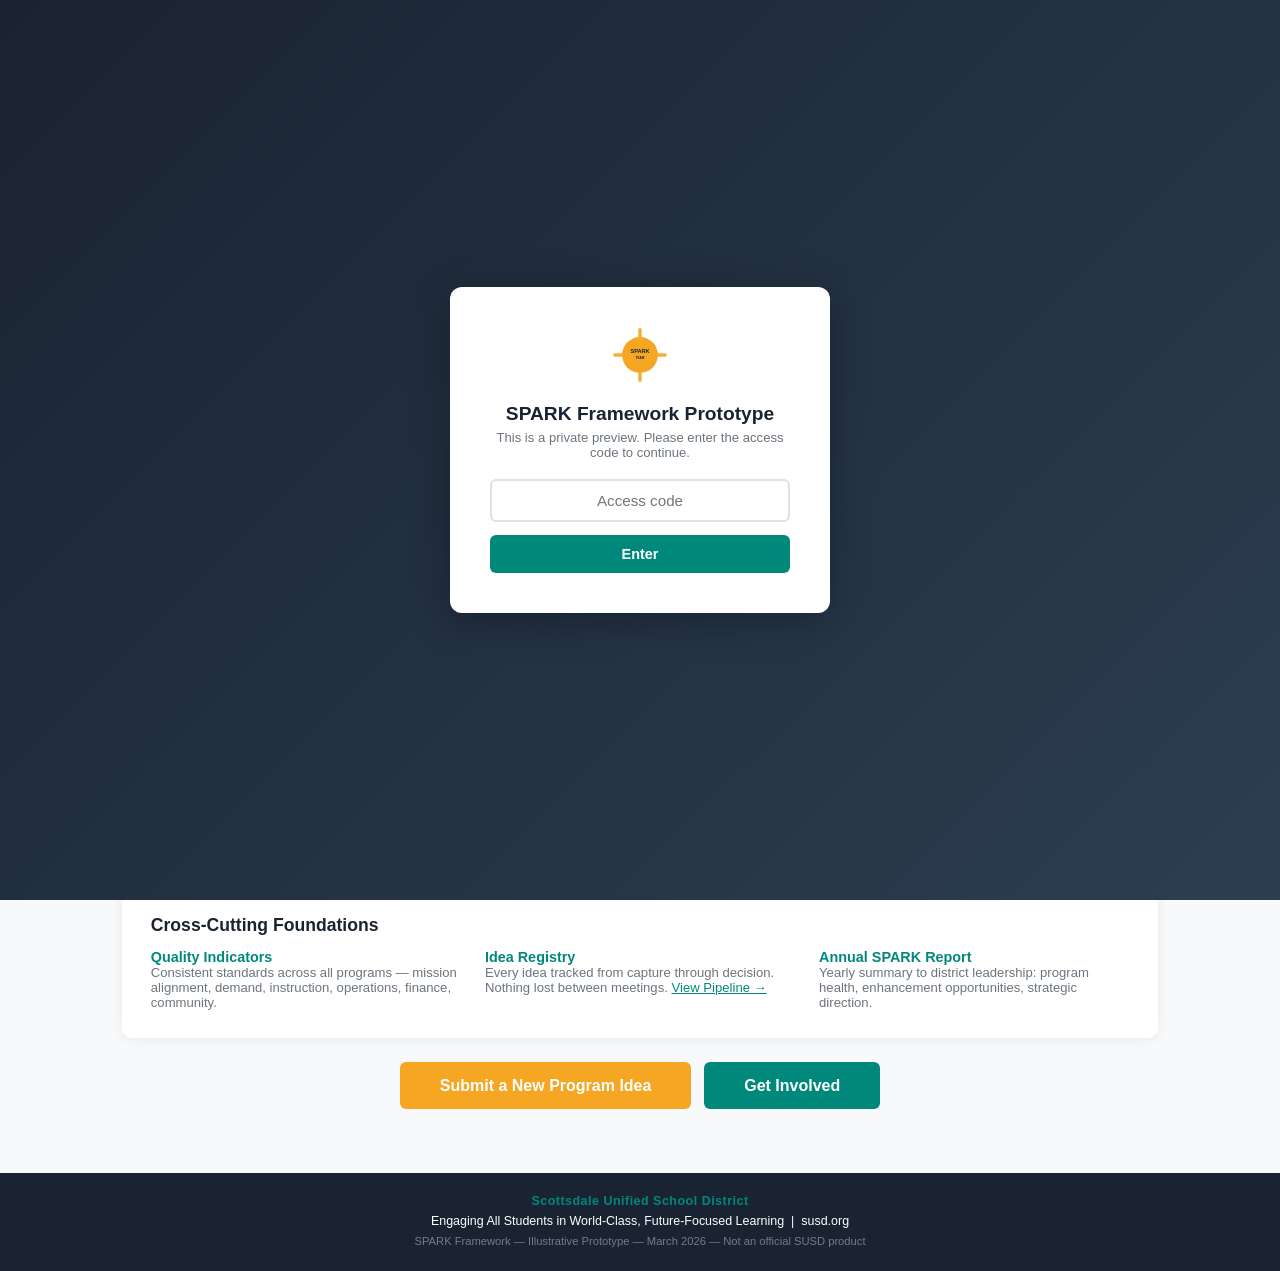
<file: index.html>
<!DOCTYPE html>
<html lang="en">
<head>
    <meta charset="UTF-8">
    <meta name="viewport" content="width=device-width, initial-scale=1.0">
    <meta name="robots" content="noindex, nofollow">
    <meta name="googlebot" content="noindex, nofollow">
    <title>SUSD SPARK — Specialty Program Framework</title>
    <style>
        :root {
            --spark-gold: #F5A623;
            --spark-gold-dark: #D4901E;
            --spark-gold-light: #FFF8E7;
            --susd-teal: #00897B;
            --susd-teal-dark: #00695C;
            --susd-teal-light: #E0F2F1;
            --dark: #1A2332;
            --dark-mid: #2C3E50;
            --gray-700: #495057;
            --gray-500: #6C757D;
            --gray-300: #DEE2E6;
            --gray-100: #F8F9FA;
            --white: #FFFFFF;
            --discover: #F5A623;
            --evaluate: #00897B;
            --act: #2980B9;
        }
        * { box-sizing: border-box; margin: 0; padding: 0; }
        body { font-family: 'Segoe UI', Tahoma, Geneva, Verdana, sans-serif; background: var(--gray-100); color: #333; }

        /* ===== HEADER ===== */
        .header {
            background: linear-gradient(135deg, var(--dark) 0%, var(--dark-mid) 100%);
            color: white; padding: 1rem 2rem; display: flex; align-items: center; gap: 1.2rem;
        }
        .spark-logo { width: 56px; height: 56px; flex-shrink: 0; }
        .spark-logo svg { width: 100%; height: 100%; }
        .header-text h1 { font-size: 1.4rem; font-weight: 300; letter-spacing: 0.5px; }
        .header-text h1 strong { font-weight: 700; color: var(--spark-gold); }
        .header-text .subtitle { font-size: 0.78rem; opacity: 0.7; margin-top: 0.15rem; letter-spacing: 0.3px; }
        .susd-bar {
            background: var(--susd-teal); color: white; text-align: center;
            padding: 0.35rem 1rem; font-size: 0.7rem; letter-spacing: 1.5px; text-transform: uppercase;
        }

        /* ===== NAV ===== */
        .nav { background: white; border-bottom: 3px solid var(--spark-gold); padding: 0 2rem;
            display: flex; gap: 0; overflow-x: auto; }
        .nav button { padding: 0.8rem 1.3rem; border: none; background: none; cursor: pointer;
            font-size: 0.85rem; color: var(--gray-500); border-bottom: 3px solid transparent;
            margin-bottom: -3px; white-space: nowrap; transition: all 0.2s; font-weight: 500; }
        .nav button:hover { color: var(--dark); background: var(--gray-100); }
        .nav button.active { color: var(--dark); border-bottom-color: var(--spark-gold); font-weight: 600; }

        /* ===== LAYOUT ===== */
        .main { max-width: 1100px; margin: 0 auto; padding: 2rem; }
        .page { display: none; }
        .page.active { display: block; }

        /* ===== CARDS ===== */
        .card { background: white; border-radius: 10px; box-shadow: 0 2px 12px rgba(0,0,0,0.06);
            padding: 1.8rem; margin-bottom: 1.5rem; }
        .card h2 { color: var(--dark); margin-bottom: 0.8rem; font-size: 1.3rem; }
        .card h3 { color: var(--dark-mid); margin: 1.2rem 0 0.5rem; font-size: 1.05rem; }

        /* ===== FRAMEWORK PILLARS ===== */
        .framework-row { display: flex; gap: 1.5rem; margin: 2rem 0; flex-wrap: wrap; }
        .pillar {
            flex: 1; min-width: 280px; border-radius: 12px; overflow: hidden; cursor: pointer;
            transition: all 0.3s; box-shadow: 0 3px 15px rgba(0,0,0,0.08); position: relative;
        }
        .pillar:hover { transform: translateY(-6px); box-shadow: 0 8px 30px rgba(0,0,0,0.15); }
        .pillar-header { padding: 1.2rem 1.5rem; color: white; }
        .pillar-header .pillar-num { font-size: 0.75rem; text-transform: uppercase; letter-spacing: 2px; opacity: 0.8; margin-bottom: 0.2rem; }
        .pillar-header h3 { font-size: 1.3rem; font-weight: 700; margin: 0; }
        .pillar-header .pillar-tag { font-size: 0.8rem; opacity: 0.9; margin-top: 0.2rem; }
        .pillar-body { padding: 1.2rem 1.5rem; background: white; }
        .pillar-body ul { list-style: none; padding: 0; }
        .pillar-body li { padding: 0.5rem 0; border-bottom: 1px solid var(--gray-300);
            font-size: 0.88rem; color: var(--gray-700); display: flex; align-items: center; gap: 0.5rem; }
        .pillar-body li:last-child { border-bottom: none; }
        .pillar-body li .dot { width: 8px; height: 8px; border-radius: 50%; flex-shrink: 0; }
        .pillar-body .pillar-cta { display: block; text-align: center; padding: 0.7rem;
            font-weight: 600; font-size: 0.85rem; margin-top: 0.5rem; border-radius: 6px;
            transition: all 0.2s; text-decoration: none; }

        .pillar-discover .pillar-header { background: linear-gradient(135deg, var(--discover) 0%, #E09A1E 100%); }
        .pillar-discover .dot { background: var(--discover); }
        .pillar-discover .pillar-cta { background: var(--spark-gold-light); color: var(--spark-gold-dark); }
        .pillar-discover .pillar-cta:hover { background: var(--discover); color: white; }
        .pillar-evaluate .pillar-header { background: linear-gradient(135deg, var(--evaluate) 0%, var(--susd-teal-dark) 100%); }
        .pillar-evaluate .dot { background: var(--evaluate); }
        .pillar-evaluate .pillar-cta { background: var(--susd-teal-light); color: var(--susd-teal-dark); }
        .pillar-evaluate .pillar-cta:hover { background: var(--evaluate); color: white; }
        .pillar-act .pillar-header { background: linear-gradient(135deg, var(--act) 0%, #2471A3 100%); }
        .pillar-act .dot { background: var(--act); }
        .pillar-act .pillar-cta { background: #E8F0FE; color: #1565C0; }
        .pillar-act .pillar-cta:hover { background: var(--act); color: white; }
        .pillar.active-pillar { outline: 3px solid var(--spark-gold); outline-offset: 2px; }

        /* ===== BREADCRUMB ===== */
        .breadcrumb { font-size: 0.82rem; color: var(--gray-500); margin-bottom: 1rem; }
        .breadcrumb a { color: var(--susd-teal); text-decoration: none; cursor: pointer; }
        .breadcrumb a:hover { text-decoration: underline; }

        /* ===== ENTRY POINTS ===== */
        .entry-grid { display: grid; grid-template-columns: repeat(auto-fill, minmax(180px, 1fr)); gap: 1rem; margin: 1.5rem 0; }
        .entry-card { background: white; border: 2px solid var(--gray-300); border-radius: 10px;
            padding: 1rem; text-align: center; cursor: pointer; transition: all 0.2s; }
        .entry-card:hover { border-color: var(--spark-gold); background: var(--spark-gold-light); }
        .entry-card .icon { font-size: 1.8rem; margin-bottom: 0.4rem; }
        .entry-card .label { font-weight: 600; font-size: 0.85rem; color: var(--dark); }
        .entry-card .desc { font-size: 0.73rem; color: var(--gray-500); margin-top: 0.2rem; }

        /* ===== PERSONA PANEL ===== */
        .persona-panel { background: white; border: 2px solid var(--spark-gold); border-radius: 12px;
            padding: 1.5rem; margin: 1.5rem 0; display: none; animation: fadeIn 0.3s ease; }
        .persona-panel.active { display: block; }
        @keyframes fadeIn { from { opacity: 0; transform: translateY(-10px); } to { opacity: 1; transform: translateY(0); } }
        .persona-panel h3 { color: var(--spark-gold-dark); margin-bottom: 0.5rem; }
        .persona-panel .scenario { background: var(--spark-gold-light); border-radius: 8px; padding: 0.8rem 1rem;
            margin: 0.6rem 0; font-size: 0.88rem; color: var(--gray-700); }
        .persona-panel .scenario strong { color: var(--dark); }
        .persona-actions { display: flex; gap: 0.8rem; margin-top: 1rem; flex-wrap: wrap; }

        /* ===== FORM ===== */
        .form-group { margin-bottom: 1.1rem; }
        .form-group label { display: block; font-weight: 600; margin-bottom: 0.25rem; color: var(--dark); font-size: 0.88rem; }
        .form-group .hint { font-size: 0.78rem; color: var(--gray-500); margin-bottom: 0.25rem; }
        .form-group input, .form-group textarea, .form-group select {
            width: 100%; padding: 0.55rem 0.7rem; border: 1px solid var(--gray-300);
            border-radius: 6px; font-size: 0.88rem; font-family: inherit; }
        .form-group textarea { min-height: 70px; resize: vertical; }
        .form-group input:focus, .form-group textarea:focus, .form-group select:focus {
            outline: none; border-color: var(--susd-teal); box-shadow: 0 0 0 3px rgba(0,137,123,0.1); }
        .checkbox-group { display: flex; flex-wrap: wrap; gap: 0.4rem 1.2rem; }
        .checkbox-group label { font-weight: 400; display: flex; align-items: center; gap: 0.3rem;
            cursor: pointer; font-size: 0.85rem; }
        .section-badge { display: inline-block; background: var(--susd-teal); color: white;
            padding: 0.12rem 0.5rem; border-radius: 4px; font-size: 0.68rem; font-weight: 600;
            margin-left: 0.4rem; vertical-align: middle; }

        /* ===== BUTTONS ===== */
        .btn { padding: 0.65rem 1.4rem; border: none; border-radius: 6px; cursor: pointer;
            font-size: 0.88rem; font-weight: 600; transition: all 0.2s; }
        .btn-gold { background: var(--spark-gold); color: white; }
        .btn-gold:hover { background: var(--spark-gold-dark); }
        .btn-teal { background: var(--susd-teal); color: white; }
        .btn-teal:hover { background: var(--susd-teal-dark); }
        .btn-outline { background: white; color: var(--dark); border: 2px solid var(--gray-300); }
        .btn-outline:hover { border-color: var(--spark-gold); }

        /* ===== REGISTRY TABLE ===== */
        .registry-table { width: 100%; border-collapse: collapse; font-size: 0.83rem; }
        .registry-table th { background: var(--dark); color: white; padding: 0.65rem;
            text-align: left; font-weight: 600; font-size: 0.8rem; }
        .registry-table td { padding: 0.55rem 0.65rem; border-bottom: 1px solid var(--gray-300); }
        .registry-table tr:hover { background: var(--susd-teal-light); }
        .badge { display: inline-block; padding: 0.15rem 0.55rem; border-radius: 10px;
            font-size: 0.72rem; font-weight: 600; }
        .badge-new { background: #FFF3CD; color: #856404; }
        .badge-screen { background: #D1ECF1; color: #0C5460; }
        .badge-review { background: #D4EDDA; color: #155724; }
        .badge-deep { background: #CFE2FF; color: #084298; }
        .badge-parked { background: #E2E3E5; color: #41464B; }
        .badge-concept { background: #F3E5F5; color: #6A1B9A; }

        /* ===== PROGRAM CARDS ===== */
        .program-grid { display: grid; grid-template-columns: repeat(auto-fill, minmax(260px, 1fr));
            gap: 1rem; margin: 1rem 0; }
        .program-card { background: white; border-left: 4px solid var(--susd-teal);
            border-radius: 0 8px 8px 0; padding: 0.9rem 1rem; box-shadow: 0 1px 4px rgba(0,0,0,0.06); }
        .program-card h4 { color: var(--dark); margin-bottom: 0.2rem; font-size: 0.95rem; }
        .program-card .schools { font-size: 0.78rem; color: var(--gray-500); }
        .program-card .tag { display: inline-block; background: var(--susd-teal-light); color: var(--susd-teal-dark);
            padding: 0.1rem 0.4rem; border-radius: 4px; font-size: 0.68rem; margin-top: 0.3rem; font-weight: 600; }

        /* ===== HEATMAP ===== */
        .heatmap { width: 100%; border-collapse: collapse; font-size: 0.82rem; margin: 1rem 0; }
        .heatmap th { background: var(--dark); color: white; padding: 0.5rem 0.6rem; font-size: 0.78rem; text-align: center; }
        .heatmap th:first-child { text-align: left; }
        .heatmap td { padding: 0.45rem 0.6rem; border: 1px solid var(--gray-300); text-align: center; }
        .heatmap td:first-child { text-align: left; font-weight: 600; color: var(--dark); }
        .heatmap tr:hover { background: var(--gray-100); }
        .heat-0 { background: #fff; }
        .heat-1 { background: #FFF8E7; }
        .heat-2 { background: #FFE8A1; }
        .heat-3 { background: #FFD54F; }
        .heat-active { background: var(--susd-teal-light); font-weight: 600; }
        .heat-explore { background: #FFF3CD; font-style: italic; }

        /* ===== STATS ===== */
        .stats-bar { display: flex; gap: 1rem; flex-wrap: wrap; margin-bottom: 1.5rem; }
        .stat-card { background: white; border-radius: 8px; padding: 0.8rem 1.2rem;
            box-shadow: 0 2px 8px rgba(0,0,0,0.06); flex: 1; min-width: 120px; text-align: center; }
        .stat-card { cursor: pointer; transition: all 0.2s; }
        .stat-card:hover { border: 2px solid var(--susd-teal); margin: -2px; }
        .stat-card.stat-active { border: 2px solid var(--susd-teal); background: var(--susd-teal-light); margin: -2px; }
        .stat-card .num { font-size: 1.8rem; font-weight: 700; color: var(--susd-teal); }
        .stat-card .label { font-size: 0.75rem; color: var(--gray-500); }

        /* ===== CALLOUT BOXES ===== */
        .callout { padding: 1.2rem; border-radius: 8px; margin: 1rem 0; }
        .callout-gold { background: var(--spark-gold-light); border-left: 4px solid var(--spark-gold); }
        .callout-teal { background: var(--susd-teal-light); border-left: 4px solid var(--susd-teal); }
        .callout h4 { margin-bottom: 0.4rem; }

        /* ===== USE CASE CARDS ===== */
        .uc-grid { display: grid; grid-template-columns: 1fr 1fr; gap: 1rem; margin: 1rem 0; }
        .uc-card { background: white; border-radius: 8px; padding: 1rem; border: 1px solid var(--gray-300);
            box-shadow: 0 1px 4px rgba(0,0,0,0.04); }
        .uc-card .uc-id { font-size: 0.72rem; color: var(--gray-500); font-weight: 600; margin-bottom: 0.2rem; }
        .uc-card h4 { font-size: 0.92rem; color: var(--dark); margin-bottom: 0.3rem; }
        .uc-card p { font-size: 0.82rem; color: var(--gray-700); line-height: 1.45; }
        .uc-card .uc-channel { display: inline-block; background: var(--spark-gold-light); color: var(--spark-gold-dark);
            padding: 0.1rem 0.4rem; border-radius: 4px; font-size: 0.68rem; font-weight: 600; margin-top: 0.4rem; }

        /* ===== GOVERNANCE TABLE ===== */
        .gov-table { width: 100%; border-collapse: collapse; font-size: 0.82rem; margin: 1rem 0; }
        .gov-table th { background: var(--susd-teal); color: white; padding: 0.55rem; text-align: left; font-size: 0.78rem; }
        .gov-table td { padding: 0.5rem 0.55rem; border-bottom: 1px solid var(--gray-300); vertical-align: top; }
        .gov-table tr:hover { background: var(--susd-teal-light); }

        /* ===== SUCCESS MSG ===== */
        .success-msg { background: #D4EDDA; border: 1px solid #C3E6CB; border-radius: 8px;
            padding: 1.5rem; text-align: center; display: none; }
        .success-msg h3 { color: #155724; margin-bottom: 0.5rem; }

        /* ===== GET INVOLVED ===== */
        .involve-grid { display: grid; grid-template-columns: repeat(auto-fill, minmax(220px, 1fr)); gap: 1.2rem; margin: 1.5rem 0; }
        .involve-card { background: white; border-radius: 10px; border: 2px solid var(--gray-300);
            padding: 1.2rem; text-align: center; transition: all 0.25s; cursor: pointer; }
        .involve-card:hover { border-color: var(--susd-teal); box-shadow: 0 4px 16px rgba(0,137,123,0.12); transform: translateY(-3px); }
        .involve-card .involve-icon { font-size: 2rem; margin-bottom: 0.5rem; }
        .involve-card h4 { color: var(--dark); font-size: 0.95rem; margin-bottom: 0.3rem; }
        .involve-card p { font-size: 0.8rem; color: var(--gray-500); line-height: 1.4; }
        .involve-card .involve-cta { display: inline-block; margin-top: 0.6rem; font-size: 0.78rem;
            font-weight: 600; color: var(--susd-teal); }
        .timeline-item { display: flex; gap: 1rem; margin-bottom: 1rem; align-items: flex-start; }
        .timeline-dot { width: 12px; height: 12px; border-radius: 50%; background: var(--susd-teal);
            flex-shrink: 0; margin-top: 4px; }
        .timeline-dot.gold { background: var(--spark-gold); }
        .timeline-content h4 { font-size: 0.9rem; color: var(--dark); margin-bottom: 0.1rem; }
        .timeline-content p { font-size: 0.82rem; color: var(--gray-500); }

        /* ===== PROCESS FLOW ===== */
        .process-flow { display: flex; align-items: center; justify-content: center; gap: 0; margin: 1.5rem 0; flex-wrap: wrap; }
        .flow-step { text-align: center; padding: 0.6rem 1.2rem; border-radius: 8px; color: white;
            font-weight: 600; font-size: 0.82rem; min-width: 110px; }
        .flow-arrow { font-size: 1.3rem; color: var(--gray-500); padding: 0 0.3rem; }

        /* ===== FOOTER ===== */
        .footer {
            background: var(--dark); color: white; text-align: center; padding: 1.2rem;
            margin-top: 2rem; font-size: 0.78rem; line-height: 1.6;
        }
        .footer .susd-tagline { color: var(--susd-teal); font-weight: 600; letter-spacing: 0.5px; }
        .footer .proto { opacity: 0.4; font-size: 0.7rem; }

        /* ===== RESPONSIVE ===== */
        @media (max-width: 768px) {
            .framework-row { flex-direction: column; }
            .header { padding: 0.8rem 1rem; }
            .header-text h1 { font-size: 1.1rem; }
            .nav button { padding: 0.6rem 0.8rem; font-size: 0.78rem; }
            .main { padding: 1rem; }
            .uc-grid { grid-template-columns: 1fr; }
            .process-flow { flex-direction: column; gap: 0.3rem; }
            .flow-arrow { transform: rotate(90deg); }
            .involve-grid { grid-template-columns: 1fr; }
        }
        /* ===== DISCLAIMER ===== */
        .disclaimer-banner {
            background: #FFF3CD; border-bottom: 2px solid #FFD54F; padding: 0.5rem 2rem;
            font-size: 0.78rem; color: #664D03; text-align: center; font-weight: 500;
        }
        .disclaimer-inline {
            background: #FFF3CD; border: 1px solid #FFD54F; border-radius: 6px;
            padding: 0.5rem 0.8rem; font-size: 0.75rem; color: #664D03; margin-bottom: 1rem;
            text-align: center; font-style: italic;
        }
        /* ===== PASSWORD GATE ===== */
        .pw-gate {
            position: fixed; top: 0; left: 0; width: 100%; height: 100%;
            background: linear-gradient(135deg, var(--dark) 0%, var(--dark-mid) 100%);
            display: flex; align-items: center; justify-content: center; z-index: 9999;
        }
        .pw-gate.hidden { display: none; }
        .pw-box {
            background: white; border-radius: 12px; padding: 2.5rem; text-align: center;
            box-shadow: 0 8px 40px rgba(0,0,0,0.3); max-width: 380px; width: 90%;
        }
        .pw-box h2 { color: var(--dark); font-size: 1.2rem; margin-bottom: 0.3rem; }
        .pw-box p { color: var(--gray-500); font-size: 0.82rem; margin-bottom: 1.2rem; }
        .pw-box input {
            width: 100%; padding: 0.7rem; border: 2px solid var(--gray-300); border-radius: 6px;
            font-size: 0.95rem; text-align: center; font-family: inherit;
        }
        .pw-box input:focus { outline: none; border-color: var(--susd-teal); box-shadow: 0 0 0 3px rgba(0,137,123,0.1); }
        .pw-box button {
            margin-top: 0.8rem; width: 100%; padding: 0.7rem; background: var(--susd-teal);
            color: white; border: none; border-radius: 6px; font-size: 0.9rem; font-weight: 600;
            cursor: pointer; transition: background 0.2s;
        }
        .pw-box button:hover { background: var(--susd-teal-dark); }
        .pw-error { color: #dc3545; font-size: 0.78rem; margin-top: 0.5rem; display: none; }

        @media print {
            .nav { display: none; }
            .disclaimer-banner { display: none; }
            .pillar { break-inside: avoid; }
            .pw-gate { display: none; }
        }
    </style>
</head>
<body>

<!-- PASSWORD GATE -->
<div id="pw-gate" class="pw-gate">
    <div class="pw-box">
        <div style="margin-bottom:1rem;">
            <svg viewBox="0 0 100 100" xmlns="http://www.w3.org/2000/svg" width="56" height="56">
                <circle cx="50" cy="50" r="32" fill="#F5A623"/>
                <g fill="#F5A623" opacity="0.9">
                    <rect x="47" y="2" width="6" height="18" rx="3"/>
                    <rect x="47" y="80" width="6" height="18" rx="3"/>
                    <rect x="2" y="47" width="18" height="6" rx="3"/>
                    <rect x="80" y="47" width="18" height="6" rx="3"/>
                </g>
                <text x="50" y="46" text-anchor="middle" font-size="10" font-weight="800" fill="#1A2332" font-family="sans-serif">SPARK</text>
                <text x="50" y="57" text-anchor="middle" font-size="5.5" font-weight="600" fill="#1A2332" font-family="sans-serif">TEAM</text>
            </svg>
        </div>
        <h2>SPARK Framework Prototype</h2>
        <p>This is a private preview. Please enter the access code to continue.</p>
        <input type="password" id="pw-input" placeholder="Access code" onkeydown="if(event.key==='Enter')checkPw()">
        <button onclick="checkPw()">Enter</button>
        <div id="pw-error" class="pw-error">Incorrect code. Please try again.</div>
    </div>
</div>

<!-- HEADER -->
<div class="header">
    <div class="spark-logo">
        <svg viewBox="0 0 100 100" xmlns="http://www.w3.org/2000/svg">
            <circle cx="50" cy="50" r="32" fill="#F5A623"/>
            <g fill="#F5A623" opacity="0.9">
                <rect x="47" y="2" width="6" height="18" rx="3"/>
                <rect x="47" y="80" width="6" height="18" rx="3"/>
                <rect x="2" y="47" width="18" height="6" rx="3"/>
                <rect x="80" y="47" width="18" height="6" rx="3"/>
                <rect x="14" y="14" width="6" height="18" rx="3" transform="rotate(45 17 23)"/>
                <rect x="76" y="14" width="6" height="18" rx="3" transform="rotate(-45 79 23)"/>
                <rect x="14" y="68" width="6" height="18" rx="3" transform="rotate(-45 17 77)"/>
                <rect x="76" y="68" width="6" height="18" rx="3" transform="rotate(45 79 77)"/>
            </g>
            <text x="50" y="46" text-anchor="middle" font-size="10" font-weight="800" fill="#1A2332" font-family="sans-serif">SPARK</text>
            <text x="50" y="57" text-anchor="middle" font-size="5.5" font-weight="600" fill="#1A2332" font-family="sans-serif">TEAM</text>
        </svg>
    </div>
    <div class="header-text">
        <h1>THE <strong>SPARK</strong> TEAM</h1>
        <div class="subtitle">Signature Program Advancement, Research &amp; Knowledge</div>
    </div>
    <div style="margin-left:auto; display:flex; gap:6px;">
        <svg width="18" height="18" viewBox="0 0 20 20"><circle cx="10" cy="10" r="8" fill="#00897B"/></svg>
        <svg width="18" height="18" viewBox="0 0 20 20"><circle cx="10" cy="10" r="8" fill="#F5A623"/></svg>
        <svg width="18" height="18" viewBox="0 0 20 20"><circle cx="10" cy="10" r="8" fill="#00897B"/></svg>
    </div>
</div>
<div class="susd-bar">Scottsdale Unified School District &mdash; Engaging All Students in World-Class, Future-Focused Learning</div>
<div class="disclaimer-banner">&#x26A0; <strong>Illustrative Prototype</strong> &mdash; This is a conceptual mockup created to explore a SPARK framework design. It is not an official SUSD website or endorsed product. All data shown is sample/illustrative.</div>

<!-- NAV -->
<div class="nav">
    <button class="active" onclick="showPage('home')">Framework</button>
    <button onclick="showPage('discover')">Discover</button>
    <button onclick="showPage('evaluate')">Evaluate</button>
    <button onclick="showPage('act')">Act</button>
    <button onclick="showPage('submit')">Submit an Idea</button>
    <button onclick="showPage('pipeline')">Pipeline</button>
    <button onclick="showPage('programs')">Programs</button>
    <button onclick="showPage('governance')">Governance</button>
    <button onclick="showPage('usecases')">Use Cases</button>
    <button onclick="showPage('involved')" style="color:var(--susd-teal); font-weight:600;">Get Involved</button>
</div>

<div class="main">

<!-- ==================== HOME / FRAMEWORK ==================== -->
<div id="page-home" class="page active">
    <div class="card" style="text-align:center; padding: 2rem 1.5rem;">
        <h2 style="font-size:1.5rem; margin-bottom:0.3rem;">The SPARK Framework</h2>
        <p style="color:var(--gray-500); max-width:680px; margin:0.5rem auto 0; font-size:0.92rem; line-height:1.5;">
            A sustainable, data-informed, community-driven strategy for specialty schools and signature programs &mdash;
            setting clear standards, evaluating impact, and transparently communicating a future-focused vision.
        </p>
    </div>

    <!-- THREE PILLARS -->
    <div class="framework-row">
        <div class="pillar pillar-discover" onclick="showPage('discover')">
            <div class="pillar-header">
                <div class="pillar-num">Pillar 1</div>
                <h3>Discover</h3>
                <div class="pillar-tag">Where ideas come from</div>
            </div>
            <div class="pillar-body">
                <ul>
                    <li><span class="dot"></span> Landscape scan &amp; market intelligence</li>
                    <li><span class="dot"></span> Idea capture from all sources</li>
                    <li><span class="dot"></span> Structured intake &amp; initial screen</li>
                </ul>
                <a class="pillar-cta" onclick="showPage('discover')">Explore Discover &rarr;</a>
            </div>
        </div>

        <div class="pillar pillar-evaluate" onclick="showPage('evaluate')">
            <div class="pillar-header">
                <div class="pillar-num">Pillar 2</div>
                <h3>Evaluate</h3>
                <div class="pillar-tag">How SPARK assesses</div>
            </div>
            <div class="pillar-body">
                <ul>
                    <li><span class="dot"></span> Quality Indicator alignment review</li>
                    <li><span class="dot"></span> Existing program enhancement &amp; health check</li>
                    <li><span class="dot"></span> New concept deep review</li>
                </ul>
                <a class="pillar-cta" onclick="showPage('evaluate')">Explore Evaluate &rarr;</a>
            </div>
        </div>

        <div class="pillar pillar-act" onclick="showPage('act')">
            <div class="pillar-header">
                <div class="pillar-num">Pillar 3</div>
                <h3>Act</h3>
                <div class="pillar-tag">How SPARK decides &amp; delivers</div>
            </div>
            <div class="pillar-body">
                <ul>
                    <li><span class="dot"></span> Recommendations &amp; decisions</li>
                    <li><span class="dot"></span> Implementation &amp; monitoring</li>
                    <li><span class="dot"></span> Communication &amp; stakeholder engagement</li>
                </ul>
                <a class="pillar-cta" onclick="showPage('act')">Explore Act &rarr;</a>
            </div>
        </div>
    </div>

    <!-- PROCESS FLOW VISUAL -->
    <div class="card" style="text-align:center; padding:1.2rem 1.5rem;">
        <p style="font-size:0.82rem; color:var(--gray-500); margin-bottom:0.6rem; text-transform:uppercase; letter-spacing:1px; font-weight:600;">How It Works</p>
        <div class="process-flow">
            <div class="flow-step" style="background:var(--discover);">Idea Enters</div>
            <span class="flow-arrow">&rarr;</span>
            <div class="flow-step" style="background:var(--discover);">Intake &amp; Screen</div>
            <span class="flow-arrow">&rarr;</span>
            <div class="flow-step" style="background:var(--evaluate);">QI Review</div>
            <span class="flow-arrow">&rarr;</span>
            <div class="flow-step" style="background:var(--evaluate);">Deep Review</div>
            <span class="flow-arrow">&rarr;</span>
            <div class="flow-step" style="background:var(--act);">Decision</div>
            <span class="flow-arrow">&rarr;</span>
            <div class="flow-step" style="background:var(--act);">Implement</div>
        </div>
    </div>

    <!-- CROSS-CUTTING -->
    <div class="card" style="border-top: 3px solid var(--spark-gold);">
        <h2 style="font-size:1.1rem;">Cross-Cutting Foundations</h2>
        <div style="display:flex; flex-wrap:wrap; gap:1.5rem; margin-top:0.8rem;">
            <div style="flex:1; min-width:200px;">
                <h4 style="color:var(--susd-teal); font-size:0.9rem;">Quality Indicators</h4>
                <p style="font-size:0.82rem; color:var(--gray-500);">Consistent standards across all programs &mdash; mission alignment, demand, instruction, operations, finance, community.</p>
            </div>
            <div style="flex:1; min-width:200px;">
                <h4 style="color:var(--susd-teal); font-size:0.9rem;">Idea Registry</h4>
                <p style="font-size:0.82rem; color:var(--gray-500);">Every idea tracked from capture through decision. Nothing lost between meetings. <a href="#" onclick="showPage('pipeline');return false;" style="color:var(--susd-teal);">View Pipeline &rarr;</a></p>
            </div>
            <div style="flex:1; min-width:200px;">
                <h4 style="color:var(--susd-teal); font-size:0.9rem;">Annual SPARK Report</h4>
                <p style="font-size:0.82rem; color:var(--gray-500);">Yearly summary to district leadership: program health, enhancement opportunities, strategic direction.</p>
            </div>
        </div>
    </div>

    <div style="text-align:center; margin-top:1rem; display:flex; gap:0.8rem; justify-content:center; flex-wrap:wrap;">
        <button class="btn btn-gold" onclick="showPage('submit')" style="font-size:1rem; padding:0.9rem 2.5rem;">
            Submit a New Program Idea
        </button>
        <button class="btn btn-teal" onclick="showPage('involved')" style="font-size:1rem; padding:0.9rem 2.5rem;">
            Get Involved
        </button>
    </div>
</div>

<!-- ==================== DISCOVER ==================== -->
<div id="page-discover" class="page">
    <div class="breadcrumb"><a onclick="showPage('home')">Framework</a> &rsaquo; <strong style="color:var(--discover);">Discover</strong></div>

    <div class="card" style="border-top: 4px solid var(--discover);">
        <h2 style="color:var(--spark-gold-dark);">Discover &mdash; Where Ideas Come From</h2>
        <p style="color:var(--gray-500); margin-bottom:1.5rem;">
            SPARK maintains an always-on pipeline for new program ideas. Whether from a parent at open house,
            a teacher in the classroom, or a trend spotted in the market &mdash; every concept has a path into the system.
            <strong>Click a card below to see how your perspective fits.</strong>
        </p>

        <h3>Who brings ideas to SPARK?</h3>
        <div class="entry-grid">
            <div class="entry-card" onclick="showPersona('families')">
                <div class="icon">&#x1F468;&#x200D;&#x1F469;&#x200D;&#x1F467;&#x200D;&#x1F466;</div>
                <div class="label">Families &amp; Community</div>
                <div class="desc">Parents, residents, advocates</div>
            </div>
            <div class="entry-card" onclick="showPersona('educators')">
                <div class="icon">&#x1F3EB;</div>
                <div class="label">Educators &amp; Staff</div>
                <div class="desc">Teachers, coaches, principals</div>
            </div>
            <div class="entry-card" onclick="showPersona('grants')">
                <div class="icon">&#x1F4A1;</div>
                <div class="label">Innovation &amp; Grants</div>
                <div class="desc">Pilots, partner funding</div>
            </div>
            <div class="entry-card" onclick="showPersona('cte')">
                <div class="icon">&#x1F6E0;&#xFE0F;</div>
                <div class="label">CTE Pathways</div>
                <div class="desc">Career &amp; tech education</div>
            </div>
            <div class="entry-card" onclick="showPersona('spark')">
                <div class="icon">&#x2B50;</div>
                <div class="label">SPARK Team</div>
                <div class="desc">Committee &amp; subgroups</div>
            </div>
            <div class="entry-card" onclick="showPersona('landscape')">
                <div class="icon">&#x1F50D;</div>
                <div class="label">Landscape Scan</div>
                <div class="desc">Trends &amp; gap analysis</div>
            </div>
            <div class="entry-card" onclick="showPersona('students')">
                <div class="icon">&#x1F393;</div>
                <div class="label">Student Voice</div>
                <div class="desc">What students want</div>
            </div>
        </div>

        <!-- PERSONA PANELS -->
        <div id="persona-families" class="persona-panel">
            <h3>&#x1F468;&#x200D;&#x1F469;&#x200D;&#x1F467;&#x200D;&#x1F466; Families &amp; Community Members</h3>
            <p style="font-size:0.9rem; color:var(--gray-700);">Parents and community members are often the first to identify unmet needs or exciting possibilities.</p>
            <div class="scenario"><strong>You might be thinking:</strong> "My child would thrive in an arts-focused school, but nothing like that exists in SUSD" or "Other districts offer XYZ &mdash; why don't we?"</div>
            <div class="scenario"><strong>Real-world example:</strong> A parent group notices students leaving for a nearby charter with a STEM focus. They organize feedback showing demand for similar programming within SUSD. Their input enters as a community interest submission.</div>
            <p style="font-size:0.85rem; color:var(--gray-500); margin-top:0.6rem;">You don't need a fully developed proposal. A clear description of the need and who it would serve is a great start.</p>
            <div class="persona-actions">
                <button class="btn btn-gold" onclick="startSubmit('Parent / Family Member')">Submit Your Idea &rarr;</button>
                <button class="btn btn-outline" onclick="showPage('programs')">See Current Programs</button>
            </div>
        </div>

        <div id="persona-educators" class="persona-panel">
            <h3>&#x1F3EB; Educators &amp; School Staff</h3>
            <p style="font-size:0.9rem; color:var(--gray-700);">Teachers and principals see what works (and what's missing) every day. Site-level innovation is a powerful entry point.</p>
            <div class="scenario"><strong>You might be thinking:</strong> "My elective pilot has strong student outcomes &mdash; could this become a signature program?" or "Our school needs a pathway that connects to local employers."</div>
            <div class="scenario"><strong>Real-world example:</strong> A teacher proposes an entrepreneurship elective based on strong student engagement. It starts as a site-level pilot and, with evidence of impact, enters the SPARK pipeline for possible expansion.</div>
            <p style="font-size:0.85rem; color:var(--gray-500); margin-top:0.6rem;">Your classroom insights and student data are invaluable. Include any evidence of impact or student interest you have.</p>
            <div class="persona-actions">
                <button class="btn btn-gold" onclick="startSubmit('Teacher / Educator')">Submit Your Idea &rarr;</button>
                <button class="btn btn-outline" onclick="showPage('programs')">See Current Programs</button>
            </div>
        </div>

        <div id="persona-grants" class="persona-panel">
            <h3>&#x1F4A1; Innovation Grants &amp; Partner-Driven Opportunities</h3>
            <p style="font-size:0.9rem; color:var(--gray-700);">External funding and partnerships can accelerate innovation &mdash; but sustainability matters as much as the initial opportunity.</p>
            <div class="scenario"><strong>You might be thinking:</strong> "We have a grant opportunity that could fund a new STEM lab &mdash; how do we evaluate if it fits SUSD's strategy?"</div>
            <div class="scenario"><strong>Real-world example:</strong> A university partner offers funding for a dual-enrollment program. SPARK evaluates not just the grant terms but the long-term viability after funding ends, ensuring it aligns with district priorities.</div>
            <p style="font-size:0.85rem; color:var(--gray-500); margin-top:0.6rem;">Funding is an important factor but not the only criterion. Include the sustainability plan and alignment to district goals.</p>
            <div class="persona-actions">
                <button class="btn btn-gold" onclick="startSubmit('Business / Industry Partner')">Submit Your Idea &rarr;</button>
                <button class="btn btn-outline" onclick="showPage('usecases')">See Example Scenarios</button>
            </div>
        </div>

        <div id="persona-cte" class="persona-panel">
            <h3>&#x1F6E0;&#xFE0F; CTE Pathways &amp; Career Readiness</h3>
            <p style="font-size:0.9rem; color:var(--gray-700);">Career and Technical Education pathways connect students to workforce opportunities and align with Arizona's Profile of a Graduate.</p>
            <div class="scenario"><strong>You might be thinking:</strong> "Local employers are asking for specific skills. Could we build a pathway that gives students real credentials?"</div>
            <div class="scenario"><strong>Real-world example:</strong> The CTE team identifies growing demand for healthcare careers. They propose a health sciences pathway with hospital partnerships and industry certifications, entering through the structured intake process.</div>
            <div class="persona-actions">
                <button class="btn btn-gold" onclick="startSubmit('Business / Industry Partner')">Submit Your Idea &rarr;</button>
                <button class="btn btn-outline" onclick="showPage('pipeline')">View Current Pipeline</button>
            </div>
        </div>

        <div id="persona-spark" class="persona-panel">
            <h3>&#x2B50; SPARK Team &amp; Subgroups</h3>
            <p style="font-size:0.9rem; color:var(--gray-700);">SPARK members identify opportunities through committee work, concept studies, and portfolio analysis. Subgroups (e.g., Gifted/Advanced, Arts) develop concepts collaboratively.</p>
            <div class="scenario"><strong>You might be thinking:</strong> "Our concept study shows strong benchmarks for a gifted hub &mdash; we're ready to formalize this into a proposal."</div>
            <div class="scenario"><strong>Real-world example:</strong> The SPARK landscape review reveals an unmet demand segment. A concept study subgroup is formed, benchmarks are gathered, and when the concept matures, it enters the formal intake pipeline with evidence and a recommended model.</div>
            <div class="persona-actions">
                <button class="btn btn-gold" onclick="startSubmit('SPARK Team Member')">Submit Your Idea &rarr;</button>
                <button class="btn btn-outline" onclick="showPage('governance')">View Governance Model</button>
            </div>
        </div>

        <div id="persona-landscape" class="persona-panel">
            <h3>&#x1F50D; Landscape Scan &amp; Proactive Discovery</h3>
            <p style="font-size:0.9rem; color:var(--gray-700);">SPARK doesn't just wait for ideas to arrive &mdash; it actively scans for trends, gaps, and opportunities through periodic landscape assessments.</p>
            <div class="scenario"><strong>What this looks like:</strong> Quarterly review of enrollment trends, nearby district/charter/private program launches, national education trends, workforce signals, and mobility/choice data.</div>
            <div class="scenario"><strong>Real-world example:</strong> Enrollment data shows students leaving a feeder pattern for a nearby charter. SPARK investigates whether a programmatic response (not necessarily a new program) could address the underlying need.</div>
            <div class="persona-actions">
                <button class="btn btn-teal" onclick="showPage('pipeline')">View Current Pipeline</button>
                <button class="btn btn-outline" onclick="showPage('usecases')">See Example Scenarios</button>
            </div>
        </div>

        <div id="persona-students" class="persona-panel">
            <h3>&#x1F393; Student Voice</h3>
            <p style="font-size:0.9rem; color:var(--gray-700);">Students are the ultimate beneficiaries of specialty programs. Their perspectives on what engages, challenges, and inspires them are essential input.</p>
            <div class="scenario"><strong>You might be thinking:</strong> "I wish my school had a class where I could build real things" or "I want to study something my school doesn't offer."</div>
            <div class="scenario"><strong>How it works:</strong> Student input comes through surveys, student government, and direct feedback channels. SPARK considers student interest data as a key demand signal when evaluating new concepts.</div>
            <div class="persona-actions">
                <button class="btn btn-gold" onclick="startSubmit('Student')">Share Your Idea &rarr;</button>
                <button class="btn btn-outline" onclick="showPage('programs')">See Current Programs</button>
            </div>
        </div>

        <h3>Structured Intake</h3>
        <p style="font-size:0.9rem; color:var(--gray-700); margin-bottom:0.8rem;">
            All ideas enter through a consistent <strong>Intake Form</strong> &mdash; a 15-minute structured questionnaire
            aligned to SUSD's Quality Indicators. This ensures every concept is captured with enough detail for fair review.
        </p>
        <button class="btn btn-gold" onclick="showPage('submit')">Open the Intake Form &rarr;</button>

        <h3>Preliminary Screen</h3>
        <p style="font-size:0.9rem; color:var(--gray-700);">
            SPARK leadership performs a quick check: Is this a duplicate? Is there an obvious blocker?
            Does it meet a minimum viability threshold? Ideas that pass move to <strong>Evaluate</strong>.
            Others are <em>parked</em> in the registry (tracked, not lost) or <em>redirected</em> to an existing program.
        </p>

        <div class="callout callout-gold" style="margin-top:1.2rem;">
            <h4 style="color:var(--spark-gold-dark);">Periodic Landscape Scan</h4>
            <p style="font-size:0.85rem; color:var(--gray-700);">
                Quarterly, SPARK reviews: open enrollment trends, nearby district/charter/private program launches,
                national education trends, and workforce signals. Findings feed directly into the Idea Registry.
            </p>
        </div>
    </div>
</div>

<!-- ==================== EVALUATE ==================== -->
<div id="page-evaluate" class="page">
    <div class="breadcrumb"><a onclick="showPage('home')">Framework</a> &rsaquo; <strong style="color:var(--evaluate);">Evaluate</strong></div>

    <div class="card" style="border-top: 4px solid var(--evaluate);">
        <h2 style="color:var(--susd-teal-dark);">Evaluate &mdash; How SPARK Assesses</h2>
        <p style="color:var(--gray-500); margin-bottom:1.5rem;">
            SPARK uses consistent, QI-aligned evaluation for both <strong>new concepts</strong> entering the pipeline
            and <strong>existing programs</strong> seeking enhancement. The same quality standards apply across the board.
        </p>

        <div style="display:grid; grid-template-columns: 1fr 1fr; gap:1.5rem; margin:1.5rem 0;">
            <div class="callout callout-teal">
                <h4 style="color:var(--susd-teal-dark);">New Concept Review</h4>
                <p style="font-size:0.85rem;">
                    New ideas are reviewed against SUSD's <strong>6 Quality Indicator categories</strong> to assess alignment, demand,
                    instructional quality, feasibility, financial sustainability, and community fit.
                </p>
                <div style="margin-top:0.8rem;">
                    <p style="font-size:0.82rem; color:var(--gray-700); font-weight:600; margin-bottom:0.4rem;">Quality Indicator Categories:</p>
                    <ul style="font-size:0.82rem; color:var(--gray-700); margin-left:1rem; list-style:disc;">
                        <li>Mission &amp; Strategic Alignment</li>
                        <li>Student Demand &amp; Access</li>
                        <li>Instructional Quality</li>
                        <li>Operational Feasibility</li>
                        <li>Financial Sustainability</li>
                        <li>Community &amp; Stakeholder Alignment</li>
                    </ul>
                    <p style="font-size:0.78rem; color:var(--gray-500); margin-top:0.6rem; font-style:italic;">
                        Specific scoring methodology and thresholds are under development with the SPARK team.
                    </p>
                </div>
            </div>
            <div class="callout callout-teal">
                <h4 style="color:var(--susd-teal-dark);">Existing Program Enhancement</h4>
                <p style="font-size:0.85rem;">
                    Existing programs have a proven thesis &mdash; approved by the Board and valued by the community.
                    SPARK's role is to <strong>identify opportunities to enhance and uplift</strong> these programs,
                    using the QI framework as a lens for continuous improvement.
                </p>
                <p style="font-size:0.82rem; margin-top:0.6rem; color:var(--gray-700);">
                    The Program Review sub-team works with program leads to surface strengths, identify gaps, and
                    recommend targeted investments that help established programs reach their full potential.
                </p>
                <p style="font-size:0.82rem; margin-top:0.4rem; color:var(--gray-500);">
                    <strong>Current focus:</strong> MSA (Math/Science Academy) and STEM programs are under collaborative review.
                </p>
            </div>
        </div>

        <h3>Deep Review</h3>
        <p style="font-size:0.9rem; color:var(--gray-700);">
            Concepts that advance from initial review are assigned to a SPARK <strong>Design Team</strong> (new concepts)
            or <strong>Review Team</strong> (existing programs). These sub-teams conduct comprehensive evaluation
            using the full Quality Indicator framework, evidence packs, and stakeholder input.
        </p>

        <div style="text-align:center; margin-top:1.2rem;">
            <button class="btn btn-teal" onclick="showPage('pipeline')">View Current Pipeline &rarr;</button>
        </div>
    </div>
</div>

<!-- ==================== ACT ==================== -->
<div id="page-act" class="page">
    <div class="breadcrumb"><a onclick="showPage('home')">Framework</a> &rsaquo; <strong style="color:var(--act);">Act</strong></div>

    <div class="card" style="border-top: 4px solid var(--act);">
        <h2 style="color:#1565C0;">Act &mdash; How SPARK Decides &amp; Delivers</h2>
        <p style="color:var(--gray-500); margin-bottom:1.5rem;">
            SPARK translates evaluation into clear, transparent decisions and supports implementation with
            measurable plans and ongoing monitoring.
        </p>

        <h3>Decision Framework</h3>
        <div style="display:grid; grid-template-columns: repeat(4, 1fr); gap:0.8rem; margin:1rem 0;">
            <div style="background:#D4EDDA; border-radius:8px; padding:1rem; text-align:center;">
                <div style="font-size:1.3rem; margin-bottom:0.3rem;">&#x2705;</div>
                <div style="font-weight:700; font-size:0.85rem; color:#155724;">Approve for Pilot</div>
                <div style="font-size:0.75rem; color:#155724;">Ready with implementation plan</div>
            </div>
            <div style="background:#CFE2FF; border-radius:8px; padding:1rem; text-align:center;">
                <div style="font-size:1.3rem; margin-bottom:0.3rem;">&#x1F527;</div>
                <div style="font-weight:700; font-size:0.85rem; color:#084298;">Design Phase</div>
                <div style="font-size:0.75rem; color:#084298;">Needs further development</div>
            </div>
            <div style="background:#FFF3CD; border-radius:8px; padding:1rem; text-align:center;">
                <div style="font-size:1.3rem; margin-bottom:0.3rem;">&#x23F3;</div>
                <div style="font-weight:700; font-size:0.85rem; color:#856404;">Defer</div>
                <div style="font-size:0.75rem; color:#856404;">Promising &mdash; revisit when conditions align</div>
            </div>
            <div style="background:#F5F5F5; border-radius:8px; padding:1rem; text-align:center;">
                <div style="font-size:1.3rem; margin-bottom:0.3rem;">&#x1F4CB;</div>
                <div style="font-weight:700; font-size:0.85rem; color:#666;">Not at This Time</div>
                <div style="font-size:0.75rem; color:#666;">Documented rationale &amp; door open</div>
            </div>
        </div>

        <h3>Implementation &amp; Monitoring</h3>
        <p style="font-size:0.9rem; color:var(--gray-700);">
            Approved programs receive tiered implementation plans with measurable goals,
            designated program leads, and capacity-building support (staffing, funding, professional learning).
            SPARK monitors progress and reports annually to district leadership.
        </p>

        <h3>Communication &amp; Stakeholder Engagement</h3>
        <p style="font-size:0.9rem; color:var(--gray-700);">
            Every decision comes with a clear "why." SPARK supports transparent communication to families
            and community &mdash; sharing value, purpose, and progress of specialty programs across the district.
        </p>
    </div>
</div>

<!-- ==================== SUBMIT ==================== -->
<div id="page-submit" class="page">
    <div class="breadcrumb"><a onclick="showPage('home')">Framework</a> &rsaquo; <a onclick="showPage('discover')">Discover</a> &rsaquo; <strong>Submit an Idea</strong></div>

    <div class="card">
        <h2>Submit a New Program Idea</h2>
        <div class="disclaimer-inline">&#x26A0; Illustrative prototype &mdash; this form does not submit data. It demonstrates the proposed intake experience.</div>
        <p style="color:var(--gray-500); margin-bottom:1.5rem;">
            Share your idea for a new or expanded program at SUSD. Anyone can submit &mdash; parents, educators,
            community members, students. Takes about 15 minutes. You don't need all the answers.
        </p>

        <div id="intake-form">
            <h3>About You</h3>
            <div style="display: grid; grid-template-columns: 1fr 1fr; gap: 0.8rem;">
                <div class="form-group"><label>Your Name</label><input type="text" placeholder="Jane Smith"></div>
                <div class="form-group"><label>Email</label><input type="email" placeholder="jane@example.com"></div>
                <div class="form-group"><label>Your Role</label>
                    <select id="role-select"><option>Select...</option><option>Parent / Family Member</option><option>Teacher / Educator</option>
                    <option>School Administrator</option><option>Community Member</option><option>Student</option>
                    <option>Business / Industry Partner</option><option>SPARK Team Member</option></select>
                </div>
                <div class="form-group"><label>School / Organization</label><input type="text" placeholder="(if applicable)"></div>
            </div>

            <h3>Your Program Idea</h3>
            <div class="form-group"><label>Program / Concept Name</label><input type="text" placeholder='e.g., "Environmental Science & Sustainability Academy"'></div>
            <div class="form-group"><label>One-Sentence Summary</label><input type="text" placeholder="Describe the idea in one sentence"></div>
            <div class="form-group"><label>Detailed Description</label>
                <div class="hint">What would students experience? What makes it distinctive?</div>
                <textarea placeholder="Tell us more about your vision..."></textarea>
            </div>
            <div class="form-group"><label>Target Grade Levels</label>
                <div class="checkbox-group"><label><input type="checkbox"> K-2</label><label><input type="checkbox"> 3-5</label>
                <label><input type="checkbox"> 6-8</label><label><input type="checkbox"> 9-12</label></div>
            </div>
            <div class="form-group"><label>Program Type</label>
                <select><option>Select...</option><option>New Signature Program</option><option>New Specialty Program (within a school)</option>
                <option>Expansion of Existing Program</option><option>Redesign of Existing Program</option><option>Pilot / Trial</option></select>
            </div>

            <h3>Strategic Alignment <span class="section-badge">QI-1</span></h3>
            <div class="form-group"><label>Which SUSD strategic priorities does this support?</label>
                <div class="checkbox-group">
                    <label><input type="checkbox"> Innovation &amp; future-focused learning</label>
                    <label><input type="checkbox"> Student achievement</label>
                    <label><input type="checkbox"> Enrollment growth &amp; retention</label>
                    <label><input type="checkbox"> Equity &amp; access</label>
                    <label><input type="checkbox"> Community partnerships</label>
                    <label><input type="checkbox"> Career &amp; workforce readiness</label>
                </div>
            </div>
            <div class="form-group"><label>How does this differentiate SUSD?</label><textarea placeholder="From charters, private schools, nearby districts..."></textarea></div>

            <h3>Student Demand <span class="section-badge">QI-2</span></h3>
            <div class="form-group"><label>What evidence of demand exists?</label>
                <div class="checkbox-group">
                    <label><input type="checkbox"> Parent/family requests</label>
                    <label><input type="checkbox"> Enrollment trends</label>
                    <label><input type="checkbox"> Waitlist data</label>
                    <label><input type="checkbox"> National trends</label>
                    <label><input type="checkbox"> Student surveys</label>
                    <label><input type="checkbox"> Early-stage idea (no data yet)</label>
                </div>
            </div>

            <h3>Instructional Model <span class="section-badge">QI-3</span></h3>
            <div class="form-group"><label>Proposed approach</label><textarea placeholder="e.g., project-based, dual language, competency-based, lab/hands-on..."></textarea></div>
            <div class="form-group"><label>Existing models or exemplars?</label><textarea placeholder='e.g., "Similar to XYZ program at [district]"'></textarea></div>

            <h3>Feasibility &amp; Cost <span class="section-badge">QI-4 &amp; QI-5</span></h3>
            <div style="display: grid; grid-template-columns: 1fr 1fr; gap: 0.8rem;">
                <div class="form-group"><label>Timeline to launch</label>
                    <select><option>Select...</option><option>Next school year</option><option>1-2 years</option><option>2+ years</option><option>Not sure</option></select>
                </div>
                <div class="form-group"><label>Estimated startup costs</label>
                    <select><option>Select...</option><option>Minimal (&lt;$10K)</option><option>Moderate ($10K-$100K)</option><option>Significant ($100K+)</option><option>Unknown</option></select>
                </div>
            </div>
            <div class="form-group"><label>Potential partnerships?</label><textarea placeholder="Community, business, higher-ed partners?"></textarea></div>

            <h3>Anything Else</h3>
            <div class="form-group"><label>Additional context</label><textarea placeholder="Urgency, related initiatives, risks..."></textarea></div>
            <div class="form-group"><label>Would you like to be involved?</label>
                <select><option>Select...</option><option>Yes &mdash; join a Design Team</option><option>Yes &mdash; resource/advisor</option><option>No &mdash; just submitting</option></select>
            </div>

            <div style="margin-top:1.5rem; display:flex; gap:0.8rem;">
                <button class="btn btn-gold" onclick="submitForm()">Submit Idea</button>
                <button class="btn btn-outline">Save Draft</button>
            </div>
        </div>

        <div id="success-msg" class="success-msg">
            <h3>Thank You! Your Idea Has Been Submitted.</h3>
            <p>Registered as <strong>SPARK-INTAKE-007</strong>. The SPARK team will review within 2 weeks.</p>
            <div style="margin-top:1rem;">
                <button class="btn btn-teal" onclick="showPage('pipeline')">View Pipeline</button>
                <button class="btn btn-outline" onclick="resetForm()" style="margin-left:0.5rem;">Submit Another</button>
            </div>
        </div>
    </div>
</div>

<!-- ==================== PIPELINE ==================== -->
<div id="page-pipeline" class="page">
    <div class="breadcrumb"><a onclick="showPage('home')">Framework</a> &rsaquo; <strong>Idea Pipeline</strong></div>

    <div class="disclaimer-inline">&#x26A0; Illustrative prototype &mdash; pipeline entries are sample data for demonstration purposes.</div>

    <div class="stats-bar">
        <div class="stat-card" onclick="filterPipeline('all')"><div class="num">8</div><div class="label">Total Ideas</div></div>
        <div class="stat-card" onclick="filterPipeline('new-screen')"><div class="num">3</div><div class="label">New / Screen</div></div>
        <div class="stat-card" onclick="filterPipeline('concept')"><div class="num">2</div><div class="label">Concept Study</div></div>
        <div class="stat-card" onclick="filterPipeline('review')"><div class="num">1</div><div class="label">In Review</div></div>
        <div class="stat-card" onclick="filterPipeline('deep')"><div class="num">1</div><div class="label">Deep Review</div></div>
        <div class="stat-card" onclick="filterPipeline('parked')"><div class="num">1</div><div class="label">Parked</div></div>
    </div>

    <div class="card">
        <h2>SPARK Idea Pipeline</h2>
        <div style="overflow-x:auto;">
            <table class="registry-table">
                <thead><tr><th>ID</th><th>Concept</th><th>Source</th><th>Stage</th><th>QI Focus Areas</th><th>Next Action</th></tr></thead>
                <tbody>
                    <tr data-stage="new-screen"><td>SPARK-001</td><td><strong>Environmental Science &amp; Sustainability Academy</strong></td><td>Community</td><td><span class="badge badge-new">New</span></td><td>&mdash;</td><td>Initial screen</td></tr>
                    <tr data-stage="new-screen"><td>SPARK-002</td><td><strong>AI &amp; Robotics Pathway (MS)</strong></td><td>Landscape</td><td><span class="badge badge-screen">Screen</span></td><td>&mdash;</td><td>Review at Q2</td></tr>
                    <tr data-stage="concept"><td>CON-01</td><td><strong>Gifted &amp; Advanced Studies Hub</strong><br><small style="color:var(--gray-500)">Magnet academy concept study</small></td><td>Leadership / Community</td><td><span class="badge badge-concept">Concept Study</span></td><td>Demand, Equity/Access, Instructional Model</td><td>Concept brief &amp; options</td></tr>
                    <tr data-stage="concept"><td>CON-02</td><td><strong>Arts Magnet / Arts Hub School</strong><br><small style="color:var(--gray-500)">[Candidate Site TBD]</small></td><td>SPARK Team</td><td><span class="badge badge-concept">Concept Study</span></td><td>Feasibility, Demand, Community</td><td>Define scope &amp; sponsor</td></tr>
                    <tr data-stage="review"><td>SPARK-003</td><td><strong>Student Innovation Lab</strong><br><small style="color:var(--gray-500)">Student entrepreneurship &amp; maker space</small></td><td>CTE/Grants</td><td><span class="badge badge-review">Review</span></td><td>Instructional Quality, Feasibility</td><td>Deep review</td></tr>
                    <tr data-stage="deep"><td>SPARK-004</td><td><strong>Arts Magnet Program</strong><br><small style="color:var(--gray-500)">[Candidate Site TBD] &mdash; formal proposal</small></td><td>SPARK Team</td><td><span class="badge badge-deep">Deep Review</span></td><td>All 6 QI categories</td><td>Final recommendation</td></tr>
                    <tr data-stage="new-screen"><td>SPARK-005</td><td><strong>Early College High School</strong></td><td>Landscape</td><td><span class="badge badge-screen">Screen</span></td><td>&mdash;</td><td>Review at Q2</td></tr>
                    <tr data-stage="parked"><td>SPARK-006</td><td><strong>Mandarin Dual Language</strong></td><td>Parents</td><td><span class="badge badge-parked">Parked</span></td><td>Demand data needed</td><td>Re-evaluate Q3</td></tr>
                </tbody>
            </table>
        </div>
        <p style="color:var(--gray-500); font-size:0.78rem; margin-top:0.8rem; font-style:italic;">Sample data for demonstration. QI Focus Areas indicate which Quality Indicator categories are primary areas of review for each concept.</p>
    </div>
</div>

<!-- ==================== PROGRAMS ==================== -->
<div id="page-programs" class="page">
    <div class="breadcrumb"><a onclick="showPage('home')">Framework</a> &rsaquo; <strong>Current Programs</strong></div>

    <div class="disclaimer-inline">&#x26A0; Illustrative prototype &mdash; program placements are approximate and shown for demonstration purposes.</div>

    <div class="card">
        <h2>Program Portfolio &mdash; Theme &times; Grade Band</h2>
        <p style="color:var(--gray-500); margin-bottom:1rem;">Where do current programs and pipeline concepts sit across themes and grade levels? Click any active program to visit its SUSD page.</p>
        <div style="overflow-x:auto;">
            <table class="heatmap">
                <thead>
                    <tr><th>Theme</th><th>PK-5</th><th>6-8</th><th>9-12</th><th>K-8</th><th>Districtwide</th></tr>
                </thead>
                <tbody>
                    <tr>
                        <td>STEM / STEAM</td>
                        <td class="heat-active"><a href="https://www.susd.org/academics/academic-programs/stem-certified-schools" target="_blank" style="color:inherit;text-decoration:none;border-bottom:1px dotted var(--susd-teal);">STEM Certified</a><br><small>Navajo, Laguna, Saguaro</small></td>
                        <td class="heat-active"><a href="https://www.susd.org/academics/academic-programs/math-science-academy" target="_blank" style="color:inherit;text-decoration:none;border-bottom:1px dotted var(--susd-teal);">MSA</a><br><small>Mohave MS</small></td>
                        <td class="heat-active"><a href="https://saguaro.susd.org/academics/math-science-academy" target="_blank" style="color:inherit;text-decoration:none;border-bottom:1px dotted var(--susd-teal);">MSA</a><br><small>Saguaro HS</small></td>
                        <td class="heat-0"></td>
                        <td class="heat-explore">AI &amp; Robotics<br><small style="color:var(--spark-gold-dark);">Pipeline</small></td>
                    </tr>
                    <tr>
                        <td>Arts</td>
                        <td class="heat-explore"><a href="#" onclick="showPage('pipeline');return false;" style="color:inherit;text-decoration:none;border-bottom:1px dotted var(--spark-gold);">Arts Hub</a><br><small style="color:var(--spark-gold-dark);">Concept Study</small></td>
                        <td class="heat-explore"><a href="#" onclick="showPage('pipeline');return false;" style="color:inherit;text-decoration:none;border-bottom:1px dotted var(--spark-gold);">Arts Hub</a><br><small style="color:var(--spark-gold-dark);">Concept Study</small></td>
                        <td class="heat-0"></td>
                        <td class="heat-0"></td>
                        <td class="heat-0"></td>
                    </tr>
                    <tr>
                        <td>Gifted / Advanced</td>
                        <td class="heat-active"><a href="https://www.susd.org/departments/gifted/comprehensive-gifted-program" target="_blank" style="color:inherit;text-decoration:none;border-bottom:1px dotted var(--susd-teal);">CGP</a><br><small>Kiva, Redfield, Tavan</small></td>
                        <td class="heat-active"><a href="https://www.susd.org/departments/gifted/comprehensive-gifted-program" target="_blank" style="color:inherit;text-decoration:none;border-bottom:1px dotted var(--susd-teal);">CGP</a><br><small>Desert Canyon, Ingleside, Mohave</small></td>
                        <td class="heat-0"></td>
                        <td class="heat-explore"><a href="#" onclick="showPage('pipeline');return false;" style="color:inherit;text-decoration:none;border-bottom:1px dotted var(--spark-gold);">Gifted Hub</a><br><small style="color:var(--spark-gold-dark);">Concept Study</small></td>
                        <td class="heat-0"></td>
                    </tr>
                    <tr>
                        <td>Language / DLI</td>
                        <td class="heat-active"><a href="https://www.susd.org/academics/academic-programs/dual-language-immersion" target="_blank" style="color:inherit;text-decoration:none;border-bottom:1px dotted var(--susd-teal);">DLI</a><br><small>Pueblo, Desert Canyon</small></td>
                        <td class="heat-active"><a href="https://www.susd.org/academics/academic-programs/dual-language-immersion" target="_blank" style="color:inherit;text-decoration:none;border-bottom:1px dotted var(--susd-teal);">DLI</a><br><small>Mohave, DCMS</small></td>
                        <td class="heat-active"><a href="https://www.susd.org/academics/academic-programs/dual-language-immersion" target="_blank" style="color:inherit;text-decoration:none;border-bottom:1px dotted var(--susd-teal);">DLI</a><br><small>Saguaro, Desert Mtn</small></td>
                        <td class="heat-0"></td>
                        <td class="heat-explore">Mandarin DLI exp.<br><small style="color:var(--spark-gold-dark);">Parked</small></td>
                    </tr>
                    <tr>
                        <td>College / Career</td>
                        <td class="heat-0"></td>
                        <td class="heat-active"><a href="https://www.susd.org/academics/academic-programs/avid" target="_blank" style="color:inherit;text-decoration:none;border-bottom:1px dotted var(--susd-teal);">AVID</a><br><small>Multiple sites</small></td>
                        <td class="heat-active"><a href="https://www.susd.org/academics/academic-programs/career-and-college-readiness" target="_blank" style="color:inherit;text-decoration:none;border-bottom:1px dotted var(--susd-teal);">CCR / CTE</a><br><small>All 5 comp. HS</small></td>
                        <td class="heat-0"></td>
                        <td class="heat-explore">Early College HS<br><small style="color:var(--spark-gold-dark);">Pipeline</small></td>
                    </tr>
                    <tr>
                        <td>Traditional / Structure</td>
                        <td class="heat-0"></td>
                        <td class="heat-0"></td>
                        <td class="heat-0"></td>
                        <td class="heat-active"><a href="https://www.susd.org/academics/traditional-school" target="_blank" style="color:inherit;text-decoration:none;border-bottom:1px dotted var(--susd-teal);">Traditional</a><br><small>Cheyenne (PK-8)</small></td>
                        <td class="heat-0"></td>
                    </tr>
                    <tr>
                        <td>International (IB)</td>
                        <td class="heat-active"><a href="https://www.susd.org/academics/academic-programs/international-baccalaureate" target="_blank" style="color:inherit;text-decoration:none;border-bottom:1px dotted var(--susd-teal);">IB PYP</a><br><small>Anasazi</small></td>
                        <td class="heat-active"><a href="https://www.susd.org/academics/academic-programs/international-baccalaureate" target="_blank" style="color:inherit;text-decoration:none;border-bottom:1px dotted var(--susd-teal);">IB MYP</a><br><small>Mountainside</small></td>
                        <td class="heat-active"><a href="https://www.susd.org/academics/academic-programs/international-baccalaureate" target="_blank" style="color:inherit;text-decoration:none;border-bottom:1px dotted var(--susd-teal);">IB MYP+DP</a><br><small>Desert Mountain</small></td>
                        <td class="heat-0"></td>
                        <td class="heat-0"></td>
                    </tr>
                    <tr>
                        <td>Innovation / Entrepreneurship</td>
                        <td class="heat-0"></td>
                        <td class="heat-explore"><a href="#" onclick="showPage('pipeline');return false;" style="color:inherit;text-decoration:none;border-bottom:1px dotted var(--spark-gold);">Innovation Lab</a><br><small style="color:var(--spark-gold-dark);">In Review</small></td>
                        <td class="heat-0"></td>
                        <td class="heat-0"></td>
                        <td class="heat-explore">Sustainability Acad.<br><small style="color:var(--spark-gold-dark);">Pipeline</small></td>
                    </tr>
                </tbody>
            </table>
        </div>
        <div style="display:flex; gap:1.5rem; margin-top:0.8rem; font-size:0.78rem; color:var(--gray-500);">
            <span><span style="display:inline-block; width:12px; height:12px; background:var(--susd-teal-light); border:1px solid var(--susd-teal); vertical-align:middle; margin-right:4px;"></span> Active program (click to visit SUSD page)</span>
            <span><span style="display:inline-block; width:12px; height:12px; background:#FFF3CD; border:1px solid #ffc107; vertical-align:middle; margin-right:4px;"></span> In pipeline / exploring (click to view in pipeline)</span>
            <span><span style="display:inline-block; width:12px; height:12px; background:#fff; border:1px solid #ddd; vertical-align:middle; margin-right:4px;"></span> No current coverage</span>
        </div>
        <p style="color:var(--gray-500); font-size:0.78rem; margin-top:0.4rem; font-style:italic;">Illustrative layout for demonstration. Program placements are approximate &mdash; verify with district program leads for official details.</p>
    </div>

    <div class="card">
        <h2>Current Signature Programs &amp; Specialty Schools</h2>
        <p style="color:var(--gray-500); margin-bottom:1rem;">Review what exists before submitting a new idea &mdash; your concept might enhance a current program. Click a program name to visit its SUSD page.</p>
        <div class="program-grid">
            <div class="program-card"><h4><a href="https://www.susd.org/academics/academic-programs/math-science-academy" target="_blank" style="color:inherit; text-decoration:none; border-bottom:1px dotted var(--susd-teal);">Math &amp; Science Academy (MSA)</a></h4><div class="schools">Mohave MS, Saguaro HS</div><div class="tag">Active</div></div>
            <div class="program-card"><h4><a href="https://www.susd.org/academics/academic-programs/stem-certified-schools" target="_blank" style="color:inherit; text-decoration:none; border-bottom:1px dotted var(--susd-teal);">STEM Certified Schools</a></h4><div class="schools">Navajo, Laguna, Saguaro</div><div class="tag">Active</div></div>
            <div class="program-card"><h4><a href="https://www.susd.org/academics/traditional-school" target="_blank" style="color:inherit; text-decoration:none; border-bottom:1px dotted var(--susd-teal);">Traditional School Program</a></h4><div class="schools">Cheyenne (PK-8)</div><div class="tag">Active</div></div>
            <div class="program-card"><h4><a href="https://www.susd.org/academics/academic-programs/dual-language-immersion" target="_blank" style="color:inherit; text-decoration:none; border-bottom:1px dotted var(--susd-teal);">Dual Language Immersion</a></h4><div class="schools">Pueblo, Desert Canyon ES, Mohave, DCMS, Saguaro, Desert Mtn</div><div class="tag">Active</div></div>
            <div class="program-card"><h4><a href="https://www.susd.org/academics/academic-programs/international-baccalaureate" target="_blank" style="color:inherit; text-decoration:none; border-bottom:1px dotted var(--susd-teal);">International Baccalaureate (IB)</a></h4><div class="schools">Anasazi, Mountainside, Desert Mountain</div><div class="tag">Active</div></div>
            <div class="program-card"><h4><a href="https://www.susd.org/departments/gifted/comprehensive-gifted-program" target="_blank" style="color:inherit; text-decoration:none; border-bottom:1px dotted var(--susd-teal);">Comprehensive Gifted Program (CGP)</a></h4><div class="schools">Kiva, Redfield, Tavan (elem); Desert Canyon, Ingleside, Mohave (MS)</div><div class="tag">Active</div></div>
            <div class="program-card"><h4><a href="https://www.susd.org/academics/academic-programs/avid" target="_blank" style="color:inherit; text-decoration:none; border-bottom:1px dotted var(--susd-teal);">AVID</a></h4><div class="schools">Multiple middle schools</div><div class="tag">Active</div></div>
            <div class="program-card"><h4><a href="https://www.susd.org/academics/academic-programs/career-and-college-readiness" target="_blank" style="color:inherit; text-decoration:none; border-bottom:1px dotted var(--susd-teal);">Career &amp; College Readiness (CCR/CTE)</a></h4><div class="schools">All 5 comprehensive high schools</div><div class="tag">Active</div></div>
        </div>
        <h3>Concepts Under Exploration</h3>
        <div class="program-grid">
            <div class="program-card" style="border-left-color:var(--spark-gold);"><h4>Gifted &amp; Advanced Studies Hub</h4><div class="schools">Concept study in progress</div><div class="tag" style="background:var(--spark-gold-light); color:var(--spark-gold-dark);">Concept Study</div></div>
            <div class="program-card" style="border-left-color:var(--spark-gold);"><h4>Arts Magnet / Hub</h4><div class="schools">Concept study in progress</div><div class="tag" style="background:var(--spark-gold-light); color:var(--spark-gold-dark);">Concept Study</div></div>
            <div class="program-card" style="border-left-color:var(--spark-gold);"><h4>Early College</h4><div class="schools">Model TBD</div><div class="tag" style="background:var(--spark-gold-light); color:var(--spark-gold-dark);">Exploring</div></div>
            <div class="program-card" style="border-left-color:var(--spark-gold);"><h4>Small School Model</h4><div class="schools">Concept stage</div><div class="tag" style="background:var(--spark-gold-light); color:var(--spark-gold-dark);">Exploring</div></div>
        </div>
        <div style="text-align:center; margin-top:1.2rem;">
            <p style="color:var(--gray-500);">Don't see your idea? <button class="btn btn-gold" onclick="showPage('submit')">Submit It</button></p>
        </div>
    </div>
</div>

<!-- ==================== GOVERNANCE ==================== -->
<div id="page-governance" class="page">
    <div class="breadcrumb"><a onclick="showPage('home')">Framework</a> &rsaquo; <strong>Governance &amp; Intake Channels</strong></div>

    <div class="card" style="border-top: 4px solid var(--susd-teal);">
        <h2 style="color:var(--susd-teal-dark);">How Ideas Enter the SPARK Pipeline</h2>
        <p style="color:var(--gray-500); margin-bottom:1.5rem;">
            Program ideas reach SPARK through multiple channels &mdash; each with a clear pathway and appropriate level of review.
            The table below shows the primary entry channels and how each is handled.
        </p>

        <div style="overflow-x:auto;">
            <table class="gov-table">
                <thead><tr><th>Channel</th><th>Example Trigger</th><th>Who Initiates</th><th>Typical Pathway</th><th>Key Considerations</th></tr></thead>
                <tbody>
                    <tr>
                        <td style="font-weight:700;">Board-Directed Study</td>
                        <td>Board asks district to study feasibility of a program model</td>
                        <td>Governing Board (via Superintendent)</td>
                        <td>Concept Study &rarr; Intake &amp; Full Review</td>
                        <td>Study may be required, but implementation is contingent on evidence &amp; constraints</td>
                    </tr>
                    <tr>
                        <td style="font-weight:700;">Leadership-Initiated</td>
                        <td>Superintendent or cabinet commissions exploration</td>
                        <td>District leadership</td>
                        <td>Concept Study or Intake &amp; Triage (depending on scale)</td>
                        <td>Light triage/charter can clarify scope before deep work</td>
                    </tr>
                    <tr>
                        <td style="font-weight:700;">Community Interest</td>
                        <td>Parent group requests specialized programming</td>
                        <td>Families / community groups</td>
                        <td>Intake Form &rarr; Screen &rarr; Concept Study or Full Review</td>
                        <td>Transparent criteria; equity/access design; check for duplicates via portfolio</td>
                    </tr>
                    <tr>
                        <td style="font-weight:700;">School / Site Proposal</td>
                        <td>Teachers propose a signature program for their school</td>
                        <td>Site leader / school team</td>
                        <td>Intake Form &rarr; Triage &rarr; Full Review</td>
                        <td>Clarify site-specific vs. scalable; staffing/facilities impacts</td>
                    </tr>
                    <tr>
                        <td style="font-weight:700;">Grant / Partner Opportunity</td>
                        <td>External partner offers funding or program</td>
                        <td>Grants office / partner</td>
                        <td>Fast Triage &rarr; Full Review with conditions</td>
                        <td>Sustainability beyond grant period; not funding-driven alone</td>
                    </tr>
                    <tr>
                        <td style="font-weight:700;">Informal Idea</td>
                        <td>Staff or community member shares idea via email</td>
                        <td>Anyone</td>
                        <td>Light Submission &rarr; Idea Log &rarr; Screen</td>
                        <td>SPARK helps develop and route; no sponsor required initially</td>
                    </tr>
                    <tr>
                        <td style="font-weight:700;">SPARK Landscape Scan</td>
                        <td>Portfolio gap or unmet demand identified</td>
                        <td>SPARK committee / Review team</td>
                        <td>Concept Study / Feasibility Scan</td>
                        <td>Proactive discovery; contributes to SPARK's intake capability</td>
                    </tr>
                </tbody>
            </table>
        </div>

        <h3 style="margin-top:1.5rem;">Roles in the Pipeline</h3>
        <div style="overflow-x:auto;">
            <table class="gov-table">
                <thead><tr><th>Role</th><th>Primary Responsibilities</th></tr></thead>
                <tbody>
                    <tr><td style="font-weight:700;">SPARK Committee</td><td>Sets priorities; reviews summaries; recommends direction; ensures transparency and equity</td></tr>
                    <tr><td style="font-weight:700;">Program Review Team</td><td>Owns process/tools: intake, triage, evidence framework, templates; supports consistent reviews</td></tr>
                    <tr><td style="font-weight:700;">Concept Subgroups</td><td>Explore specific concepts (e.g., Gifted/Advanced, Arts); collect evidence; develop options; recommend pathway</td></tr>
                    <tr><td style="font-weight:700;">District Sponsor</td><td>Accountable for design, feasibility inputs (staffing/budget/facilities), and implementation plan</td></tr>
                    <tr><td style="font-weight:700;">Support Functions</td><td>Finance, HR, Facilities, Transportation provide constraint checks and feasibility estimates</td></tr>
                    <tr><td style="font-weight:700;">Governing Board</td><td>May direct studies; receives updates; approves major structural changes per governance</td></tr>
                    <tr><td style="font-weight:700;">Community &amp; Families</td><td>Provide input; surface needs; validate access barriers and support</td></tr>
                </tbody>
            </table>
        </div>

        <div class="callout callout-teal" style="margin-top:1.2rem;">
            <h4 style="color:var(--susd-teal-dark);">When Does a Concept Study Become a Formal Proposal?</h4>
            <p style="font-size:0.85rem; color:var(--gray-700);">
                A concept recommended to proceed converts to a formal intake by producing: a named sponsor with authority, a clarified model choice, a preliminary resource plan, a draft evaluation plan (success metrics &amp; benchmarks), documented equity/access design, and a communications plan.
            </p>
        </div>
    </div>
</div>

<!-- ==================== USE CASES ==================== -->
<div id="page-usecases" class="page">
    <div class="breadcrumb"><a onclick="showPage('home')">Framework</a> &rsaquo; <strong>Real-World Use Cases</strong></div>

    <div class="card" style="border-top: 4px solid var(--spark-gold);">
        <h2 style="color:var(--spark-gold-dark);">How the Intake System Works in Practice</h2>
        <p style="color:var(--gray-500); margin-bottom:1.5rem;">
            These scenarios illustrate how different types of program ideas enter and move through the SPARK pipeline.
        </p>

        <div class="uc-grid">
            <div class="uc-card">
                <div class="uc-id">UC-01</div>
                <h4>Assistant Principal emails a program idea</h4>
                <p>An AP proposes a specialized STEM/leadership pathway for their middle school. SPARK responds with encouragement, links to the program inventory, and asks for a light idea submission.</p>
                <span class="uc-channel">School / Site Proposal</span>
            </div>
            <div class="uc-card">
                <div class="uc-id">UC-02</div>
                <h4>Parent group requests an Arts magnet option</h4>
                <p>A community group organizes, sends a proposal packet. SPARK acknowledges, logs the idea, offers a listening session, and ensures equity/access considerations are addressed early.</p>
                <span class="uc-channel">Community Interest</span>
            </div>
            <div class="uc-card">
                <div class="uc-id">UC-03</div>
                <h4>Board directs a Gifted hub feasibility study</h4>
                <p>Board requests feasibility analysis for a Gifted/Advanced Studies hub. SPARK opens a concept study workstream, defines scope and constraints, and delivers a brief with options and recommendation.</p>
                <span class="uc-channel">Board-Directed Study</span>
            </div>
            <div class="uc-card">
                <div class="uc-id">UC-04</div>
                <h4>Landscape review reveals an unmet demand segment</h4>
                <p>SPARK's portfolio analysis shows an underserved grade band for dual language. A sponsor is recruited to explore options using benchmarks and mobility data.</p>
                <span class="uc-channel">Landscape Scan</span>
            </div>
            <div class="uc-card">
                <div class="uc-id">UC-05</div>
                <h4>University partner offers grant-funded STEM lab</h4>
                <p>A time-limited grant opportunity arrives. SPARK fast-triages for alignment and sustainability &mdash; funding is important but not the only criterion. Requires a "post-grant" sustainability plan.</p>
                <span class="uc-channel">Grant / Partner Opportunity</span>
            </div>
            <div class="uc-card">
                <div class="uc-id">UC-06</div>
                <h4>Cabinet proposes consolidating into a hub school</h4>
                <p>Enrollment shifts and available space trigger exploration. SPARK routes to concept study with facilities data, includes transportation and equity analysis from day one.</p>
                <span class="uc-channel">Leadership-Initiated</span>
            </div>
            <div class="uc-card">
                <div class="uc-id">UC-07</div>
                <h4>Teacher proposes a small elective pilot</h4>
                <p>A teacher's entrepreneurship elective shows strong engagement. SPARK encourages the site-level pilot, logs it, and schedules a review checkpoint for possible scale-up.</p>
                <span class="uc-channel">School / Site Proposal</span>
            </div>
            <div class="uc-card">
                <div class="uc-id">UC-08</div>
                <h4>Exit data shows students leaving for a charter</h4>
                <p>Mobility data reveals a pattern. SPARK investigates whether a programmatic or operational response is needed &mdash; not every signal requires a new program.</p>
                <span class="uc-channel">Landscape Scan</span>
            </div>
        </div>

        <div class="callout callout-gold" style="margin-top:1rem;">
            <h4 style="color:var(--spark-gold-dark);">Key Principle</h4>
            <p style="font-size:0.85rem; color:var(--gray-700);">
                Every scenario follows the same framework: capture the idea with enough structure, evaluate it against consistent criteria, and communicate the outcome transparently. The pathway adapts to the source and scale &mdash; but the standards remain consistent.
            </p>
        </div>
    </div>
</div>

<!-- ==================== GET INVOLVED ==================== -->
<div id="page-involved" class="page">
    <div class="breadcrumb"><a onclick="showPage('home')">Framework</a> &rsaquo; <strong style="color:var(--susd-teal);">Get Involved</strong></div>

    <div class="card" style="border-top: 4px solid var(--susd-teal);">
        <h2 style="color:var(--susd-teal-dark);">Get Involved with SPARK</h2>
        <p style="color:var(--gray-500); margin-bottom:1.5rem;">
            SPARK is a community-driven effort. Whether you're a parent, educator, business partner, or student &mdash;
            there are meaningful ways to contribute to the future of specialty programming in SUSD.
        </p>

        <div class="involve-grid">
            <div class="involve-card" onclick="showPage('submit')">
                <div class="involve-icon">&#x1F4DD;</div>
                <h4>Submit a Program Idea</h4>
                <p>Have a concept for a new or expanded program? Share it through our structured intake form &mdash; takes about 15 minutes.</p>
                <span class="involve-cta">Open the Intake Form &rarr;</span>
            </div>
            <div class="involve-card" onclick="showPage('discover')">
                <div class="involve-icon">&#x1F91D;</div>
                <h4>Join a Design or Review Team</h4>
                <p>Volunteer your expertise on a concept study, design team, or program review. SPARK sub-teams do the deep work on specific concepts.</p>
                <span class="involve-cta">See how teams work &rarr;</span>
            </div>
            <div class="involve-card">
                <div class="involve-icon">&#x1F4CA;</div>
                <h4>Share Data &amp; Research</h4>
                <p>Have enrollment trends, survey results, workforce data, or benchmarks from other districts? This evidence strengthens every evaluation.</p>
                <span class="involve-cta">Contact the SPARK team</span>
            </div>
            <div class="involve-card">
                <div class="involve-icon">&#x1F3EB;</div>
                <h4>Attend a SPARK Meeting</h4>
                <p>SPARK committee meetings are open to stakeholders. Come hear updates, share perspectives, and stay connected to the process.</p>
                <span class="involve-cta">See upcoming meetings</span>
            </div>
            <div class="involve-card" onclick="showPage('programs')">
                <div class="involve-icon">&#x1F50D;</div>
                <h4>Explore Current Programs</h4>
                <p>Before proposing something new, see what SUSD already offers. Your idea might enhance an existing program &mdash; or fill a genuine gap.</p>
                <span class="involve-cta">View the portfolio &rarr;</span>
            </div>
            <div class="involve-card">
                <div class="involve-icon">&#x1F4AC;</div>
                <h4>Spread the Word</h4>
                <p>Help your school community know that SPARK exists and that every voice matters. Share the framework with fellow parents and colleagues.</p>
                <span class="involve-cta">Share this page</span>
            </div>
            <div class="involve-card" onclick="showPage('feedback')" style="border-color:var(--spark-gold); background:linear-gradient(135deg, #FFFDF5 0%, #FFF8E7 100%);">
                <div class="involve-icon">&#x1F4E8;</div>
                <h4>Share Your Thoughts</h4>
                <p>Have feedback on the SPARK framework? An observation, question, or idea? We want to hear it &mdash; every perspective helps shape this work.</p>
                <span class="involve-cta" style="color:var(--spark-gold);">Give Feedback &rarr;</span>
            </div>
        </div>
    </div>

    <div class="card">
        <h2 style="font-size:1.1rem;">What Happens When You Participate</h2>
        <p style="color:var(--gray-500); margin-bottom:1rem;">Every contribution flows through the same transparent process:</p>

        <div class="process-flow">
            <div class="flow-step" style="background:var(--discover);">Your Input</div>
            <span class="flow-arrow">&rarr;</span>
            <div class="flow-step" style="background:var(--discover);">Captured &amp; Logged</div>
            <span class="flow-arrow">&rarr;</span>
            <div class="flow-step" style="background:var(--evaluate);">Reviewed &amp; Evaluated</div>
            <span class="flow-arrow">&rarr;</span>
            <div class="flow-step" style="background:var(--act);">Decision &amp; Response</div>
        </div>

        <div class="callout callout-teal" style="margin-top:1rem;">
            <h4 style="color:var(--susd-teal-dark);">Nothing Gets Lost</h4>
            <p style="font-size:0.85rem; color:var(--gray-700);">
                Every idea submitted through SPARK is tracked in the <a href="#" onclick="showPage('pipeline');return false;" style="color:var(--susd-teal);">Idea Pipeline</a>.
                Whether it advances, needs development, or is deferred &mdash; you'll know the status and the reasoning.
                Transparency is a core principle.
            </p>
        </div>
    </div>

    <div class="card">
        <h2 style="font-size:1.1rem;">Upcoming Opportunities</h2>
        <div style="margin-top:0.8rem;">
            <div class="timeline-item">
                <div class="timeline-dot"></div>
                <div class="timeline-content">
                    <h4>SPARK Quarterly Committee Meeting</h4>
                    <p>Regular committee meeting &mdash; open to all stakeholders. Updates on concept studies, pipeline review, and team direction.</p>
                </div>
            </div>
            <div class="timeline-item">
                <div class="timeline-dot gold"></div>
                <div class="timeline-content">
                    <h4>Concept Study Subgroups Forming</h4>
                    <p>Gifted/Advanced Studies Hub and Arts Magnet concept studies are in progress &mdash; new voices welcome. Contact the SPARK team to join.</p>
                </div>
            </div>
            <div class="timeline-item">
                <div class="timeline-dot"></div>
                <div class="timeline-content">
                    <h4>Program Review: MSA &amp; STEM</h4>
                    <p>The Program Review sub-team is conducting collaborative reviews of MSA and STEM Certified programs. Educators and stakeholders with relevant experience are encouraged to contribute.</p>
                </div>
            </div>
        </div>
    </div>

    <div class="card" style="text-align:center; padding:2rem;">
        <h2 style="font-size:1.2rem; margin-bottom:0.5rem;">Ready to Contribute?</h2>
        <p style="color:var(--gray-500); margin-bottom:1.2rem; max-width:500px; margin-left:auto; margin-right:auto;">
            Start by submitting an idea, or reach out to the SPARK team to find the right fit for your interests and expertise.
        </p>
        <div style="display:flex; gap:0.8rem; justify-content:center; flex-wrap:wrap;">
            <button class="btn btn-gold" onclick="showPage('feedback')" style="font-size:0.95rem; padding:0.8rem 2rem;">Share Your Thoughts</button>
            <button class="btn btn-gold" onclick="showPage('submit')" style="font-size:0.95rem; padding:0.8rem 2rem; background:white; color:var(--spark-gold); border:2px solid var(--spark-gold);">Submit a Program Idea</button>
            <button class="btn btn-teal" onclick="showPage('governance')" style="font-size:0.95rem; padding:0.8rem 2rem;">Learn About Governance</button>
        </div>
        <div class="disclaimer-inline" style="margin-top:1.2rem;">&#x26A0; Illustrative prototype &mdash; most contact and involvement features are not yet active. The feedback form is live.</div>
    </div>
</div>

<!-- ==================== FEEDBACK ==================== -->
<div id="page-feedback" class="page">
    <div class="breadcrumb"><a onclick="showPage('home')">Framework</a> &rsaquo; <a onclick="showPage('involved')">Get Involved</a> &rsaquo; <strong style="color:var(--spark-gold);">Share Your Thoughts</strong></div>

    <div class="card" style="border-top: 4px solid var(--spark-gold);">
        <h2 style="color:var(--dark);">Share Your Thoughts</h2>
        <p style="color:var(--gray-500); margin-bottom:0.5rem;">
            Your perspective matters. Whether it's a quick reaction, a detailed suggestion, or a question &mdash;
            this is the place to share it. All feedback is collected and reviewed by the SPARK team.
        </p>
        <p style="color:var(--gray-500); margin-bottom:1.5rem; font-size:0.82rem;">
            Responses are confidential to the SPARK team unless you indicate otherwise. Your name and role are optional.
        </p>

        <!-- Google Form Embed — container clips footer to hide creator email -->
        <div id="feedback-form-container" style="position:relative; overflow:hidden; height:860px;">
            <iframe
                id="feedback-iframe"
                src="https://docs.google.com/forms/d/e/1FAIpQLSfQSjv8rPhfuej4mhw4_G6lDw_1JnPYbHbQ89YdB1CP4UKYEQ/viewform?embedded=true"
                width="100%"
                height="900"
                frameborder="0"
                marginheight="0"
                marginwidth="0"
                style="border:none; border-radius:8px;">
                Loading feedback form...
            </iframe>
            <!-- White overlay hides Google footer with creator contact info -->
            <div style="position:absolute; bottom:0; left:0; right:0; height:50px; background:white;"></div>
        </div>
    </div>

    <div class="card" style="text-align:center; padding:1.5rem;">
        <p style="color:var(--gray-500); font-size:0.82rem; margin-bottom:0.8rem;">
            Thank you for helping shape SPARK. Every piece of feedback is reviewed and considered.
        </p>
        <button class="btn btn-teal" onclick="showPage('involved')" style="font-size:0.9rem; padding:0.6rem 1.5rem;">&larr; Back to Get Involved</button>
    </div>
</div>

</div>

<!-- FOOTER -->
<div class="footer">
    <div class="susd-tagline">Scottsdale Unified School District</div>
    Engaging All Students in World-Class, Future-Focused Learning &nbsp;|&nbsp; susd.org<br>
    <span class="proto">SPARK Framework &mdash; Illustrative Prototype &mdash; March 2026 &mdash; Not an official SUSD product</span>
</div>

<script>
// Password gate
const PW_HASH = '99f23d6b45c872f7d3237de6121da6e4225b9da34960d9327b4d2e743100110e';
async function sha256(str) {
    const buf = await crypto.subtle.digest('SHA-256', new TextEncoder().encode(str));
    return Array.from(new Uint8Array(buf)).map(b => b.toString(16).padStart(2,'0')).join('');
}
async function checkPw() {
    const input = document.getElementById('pw-input').value;
    const hash = await sha256(input);
    if (hash === PW_HASH) {
        sessionStorage.setItem('spark_auth', 'ok');
        document.getElementById('pw-gate').classList.add('hidden');
    } else {
        document.getElementById('pw-error').style.display = 'block';
        document.getElementById('pw-input').value = '';
        document.getElementById('pw-input').focus();
    }
}
// Auto-unlock if already authenticated this session
if (sessionStorage.getItem('spark_auth') === 'ok') {
    document.getElementById('pw-gate').classList.add('hidden');
}

function showPage(id) {
    document.querySelectorAll('.page').forEach(p => p.classList.remove('active'));
    document.getElementById('page-' + id).classList.add('active');
    document.querySelectorAll('.nav button').forEach(b => {
        b.classList.remove('active');
        const map = {home:'Framework',discover:'Discover',evaluate:'Evaluate',act:'Act',
            submit:'Submit an Idea',pipeline:'Pipeline',programs:'Programs',
            governance:'Governance',usecases:'Use Cases',involved:'Get Involved',feedback:'Get Involved'};
        if (b.textContent === map[id]) b.classList.add('active');
    });
    // Close any open persona panels when navigating away
    if (id !== 'discover') {
        document.querySelectorAll('.persona-panel').forEach(p => p.classList.remove('active'));
    }
    window.scrollTo(0,0);
}

function showPersona(id) {
    document.querySelectorAll('.persona-panel').forEach(p => p.classList.remove('active'));
    const panel = document.getElementById('persona-' + id);
    if (panel) {
        panel.classList.add('active');
        panel.scrollIntoView({behavior:'smooth', block:'nearest'});
    }
}

function startSubmit(role) {
    showPage('submit');
    const sel = document.getElementById('role-select');
    if (sel) {
        for (let i = 0; i < sel.options.length; i++) {
            if (sel.options[i].text === role) { sel.selectedIndex = i; break; }
        }
    }
}

function filterPipeline(stage) {
    const rows = document.querySelectorAll('.registry-table tbody tr');
    const cards = document.querySelectorAll('.stats-bar .stat-card');
    cards.forEach(c => c.classList.remove('stat-active'));
    if (stage === 'all') {
        rows.forEach(r => r.style.display = '');
        cards[0].classList.add('stat-active');
    } else {
        rows.forEach(r => {
            r.style.display = r.dataset.stage === stage ? '' : 'none';
        });
        event.currentTarget.classList.add('stat-active');
    }
}

function submitForm() {
    document.getElementById('intake-form').style.display='none';
    document.getElementById('success-msg').style.display='block';
}

function resetForm() {
    document.getElementById('intake-form').style.display='block';
    document.getElementById('success-msg').style.display='none';
}
</script>
</body>
</html>
</file>
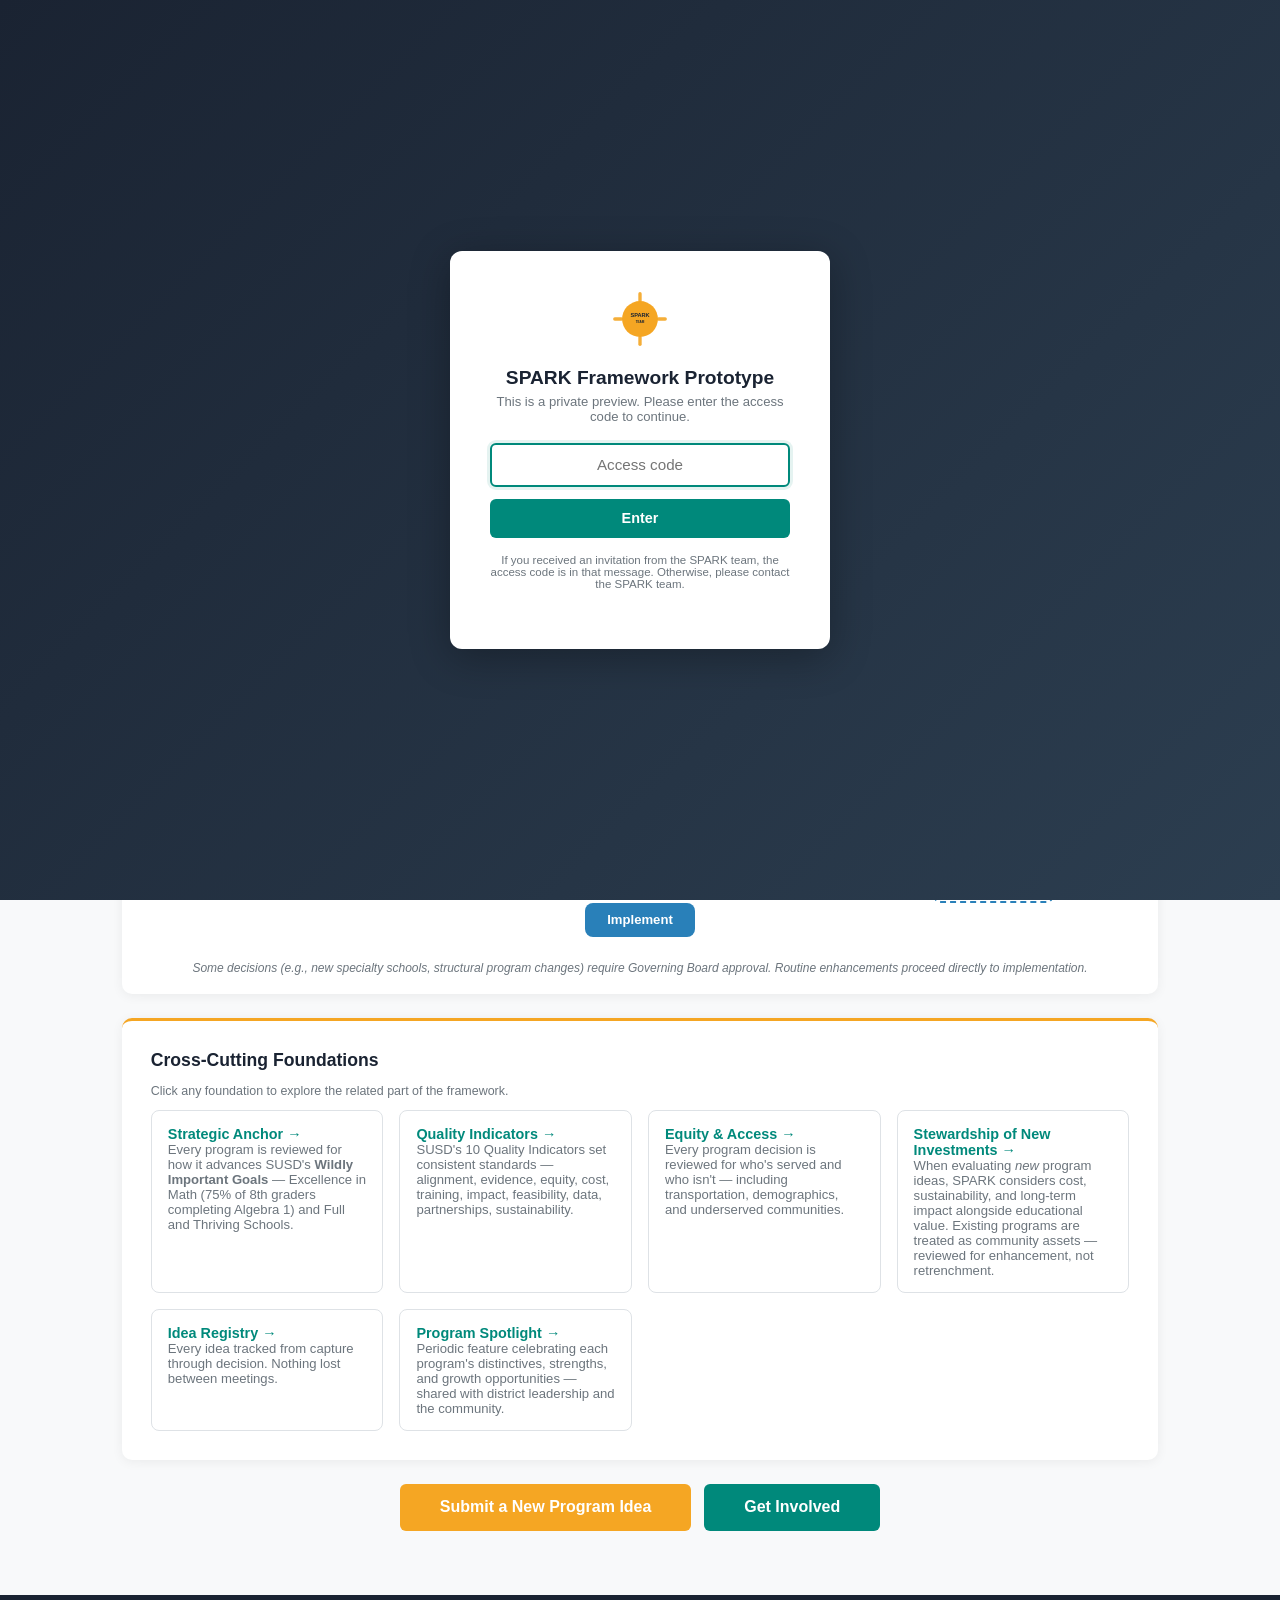
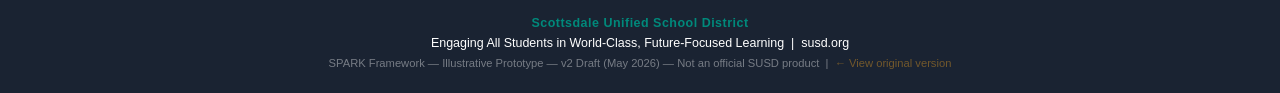
<file: v2/index.html>
<!DOCTYPE html>
<html lang="en">
<head>
    <meta charset="UTF-8">
    <meta name="viewport" content="width=device-width, initial-scale=1.0">
    <meta name="robots" content="noindex, nofollow">
    <meta name="googlebot" content="noindex, nofollow">
    <title>SUSD SPARK — Specialty Program Framework</title>
    <style>
        :root {
            --spark-gold: #F5A623;
            --spark-gold-dark: #D4901E;
            --spark-gold-light: #FFF8E7;
            --susd-teal: #00897B;
            --susd-teal-dark: #00695C;
            --susd-teal-light: #E0F2F1;
            --dark: #1A2332;
            --dark-mid: #2C3E50;
            --gray-700: #495057;
            --gray-500: #6C757D;
            --gray-300: #DEE2E6;
            --gray-100: #F8F9FA;
            --white: #FFFFFF;
            --discover: #F5A623;
            --evaluate: #00897B;
            --act: #2980B9;
        }
        * { box-sizing: border-box; margin: 0; padding: 0; }
        body { font-family: 'Segoe UI', Tahoma, Geneva, Verdana, sans-serif; background: var(--gray-100); color: #333; }

        /* ===== HEADER ===== */
        .header {
            background: linear-gradient(135deg, var(--dark) 0%, var(--dark-mid) 100%);
            color: white; padding: 1rem 2rem; display: flex; align-items: center; gap: 1.2rem;
        }
        .spark-logo { width: 56px; height: 56px; flex-shrink: 0; }
        .spark-logo svg { width: 100%; height: 100%; }
        .header-text h1 { font-size: 1.4rem; font-weight: 300; letter-spacing: 0.5px; }
        .header-text h1 strong { font-weight: 700; color: var(--spark-gold); }
        .header-text .subtitle { font-size: 0.78rem; opacity: 0.7; margin-top: 0.15rem; letter-spacing: 0.3px; }
        .susd-bar {
            background: var(--susd-teal); color: white; text-align: center;
            padding: 0.35rem 1rem; font-size: 0.7rem; letter-spacing: 1.5px; text-transform: uppercase;
        }

        /* ===== NAV ===== */
        .nav { background: white; border-bottom: 3px solid var(--spark-gold); padding: 0 2rem;
            display: flex; gap: 0; position: relative; flex-wrap: wrap; }
        .nav button { padding: 0.8rem 1.3rem; border: none; background: none; cursor: pointer;
            font-size: 0.85rem; color: var(--gray-500); border-bottom: 3px solid transparent;
            margin-bottom: -3px; white-space: nowrap; transition: all 0.2s; font-weight: 500; }
        .nav button:hover { color: var(--dark); background: var(--gray-100); }
        .nav button.active { color: var(--dark); border-bottom-color: var(--spark-gold); font-weight: 600; }
        .nav-item-dropdown { position: relative; display: inline-block; }
        .nav-dropdown {
            display: none; position: absolute; top: 100%; left: 0; min-width: 200px;
            background: white; border: 1px solid var(--gray-300); border-top: 3px solid var(--spark-gold);
            box-shadow: 0 6px 20px rgba(0,0,0,0.12); z-index: 100; padding: 0.4rem 0;
        }
        .nav-item-dropdown:hover .nav-dropdown,
        .nav-item-dropdown:focus-within .nav-dropdown { display: block; }
        .nav-dropdown a {
            display: block; padding: 0.55rem 1.1rem; color: var(--gray-700); text-decoration: none;
            font-size: 0.85rem; cursor: pointer; transition: all 0.15s;
        }
        .nav-dropdown a:hover { background: var(--spark-gold-light); color: var(--spark-gold-dark); }
        .nav-dropdown a .nav-dd-desc {
            display: block; font-size: 0.72rem; color: var(--gray-500); margin-top: 0.1rem; font-weight: 400;
        }
        .nav-dd-caret { font-size: 0.65rem; opacity: 0.6; margin-left: 0.2rem; }
        @media (max-width: 768px) {
            .nav-dropdown { display: none !important; } /* Mobile: hover unavailable; users access sub-pages via pillar cards / About-page links */
        }

        /* ===== LAYOUT ===== */
        .main { max-width: 1100px; margin: 0 auto; padding: 2rem; }
        .page { display: none; }
        .page.active { display: block; }

        /* ===== CARDS ===== */
        .card { background: white; border-radius: 10px; box-shadow: 0 2px 12px rgba(0,0,0,0.06);
            padding: 1.8rem; margin-bottom: 1.5rem; }
        .card h2 { color: var(--dark); margin-bottom: 0.8rem; font-size: 1.3rem; }
        .card h3 { color: var(--dark-mid); margin: 1.2rem 0 0.5rem; font-size: 1.05rem; }

        /* ===== FRAMEWORK PILLARS ===== */
        .framework-row { display: flex; gap: 1.5rem; margin: 2rem 0; flex-wrap: wrap; }
        .pillar {
            flex: 1; min-width: 280px; border-radius: 12px; overflow: hidden; cursor: pointer;
            transition: all 0.3s; box-shadow: 0 3px 15px rgba(0,0,0,0.08); position: relative;
        }
        .pillar:hover { transform: translateY(-6px); box-shadow: 0 8px 30px rgba(0,0,0,0.15); }
        .pillar-header { padding: 1.2rem 1.5rem; color: white; }
        .pillar-header .pillar-num { font-size: 0.75rem; text-transform: uppercase; letter-spacing: 2px; opacity: 0.8; margin-bottom: 0.2rem; }
        .pillar-header h3 { font-size: 1.3rem; font-weight: 700; margin: 0; }
        .pillar-header .pillar-tag { font-size: 0.8rem; opacity: 0.9; margin-top: 0.2rem; }
        .pillar-body { padding: 1.2rem 1.5rem; background: white; }
        .pillar-body ul { list-style: none; padding: 0; }
        .pillar-body li { padding: 0.5rem 0; border-bottom: 1px solid var(--gray-300);
            font-size: 0.88rem; color: var(--gray-700); display: flex; align-items: center; gap: 0.5rem; }
        .pillar-body li:last-child { border-bottom: none; }
        .pillar-body li .dot { width: 8px; height: 8px; border-radius: 50%; flex-shrink: 0; }
        .pillar-body .pillar-cta { display: block; text-align: center; padding: 0.7rem;
            font-weight: 600; font-size: 0.85rem; margin-top: 0.5rem; border-radius: 6px;
            transition: all 0.2s; text-decoration: none; }

        .pillar-discover .pillar-header { background: linear-gradient(135deg, var(--discover) 0%, #E09A1E 100%); }
        .pillar-discover .dot { background: var(--discover); }
        .pillar-discover .pillar-cta { background: var(--spark-gold-light); color: var(--spark-gold-dark); }
        .pillar-discover .pillar-cta:hover { background: var(--discover); color: white; }
        .pillar-evaluate .pillar-header { background: linear-gradient(135deg, var(--evaluate) 0%, var(--susd-teal-dark) 100%); }
        .pillar-evaluate .dot { background: var(--evaluate); }
        .pillar-evaluate .pillar-cta { background: var(--susd-teal-light); color: var(--susd-teal-dark); }
        .pillar-evaluate .pillar-cta:hover { background: var(--evaluate); color: white; }
        .pillar-act .pillar-header { background: linear-gradient(135deg, var(--act) 0%, #2471A3 100%); }
        .pillar-act .dot { background: var(--act); }
        .pillar-act .pillar-cta { background: #E8F0FE; color: #1565C0; }
        .pillar-act .pillar-cta:hover { background: var(--act); color: white; }
        .pillar.active-pillar { outline: 3px solid var(--spark-gold); outline-offset: 2px; }

        /* ===== BREADCRUMB ===== */
        .breadcrumb { font-size: 0.82rem; color: var(--gray-500); margin-bottom: 1rem; }
        .breadcrumb a { color: var(--susd-teal); text-decoration: none; cursor: pointer; }
        .breadcrumb a:hover { text-decoration: underline; }

        /* ===== ENTRY POINTS ===== */
        .entry-grid { display: grid; grid-template-columns: repeat(auto-fill, minmax(180px, 1fr)); gap: 1rem; margin: 1.5rem 0; }
        .entry-card { background: white; border: 2px solid var(--gray-300); border-radius: 10px;
            padding: 1rem; text-align: center; cursor: pointer; transition: all 0.2s; }
        .entry-card:hover { border-color: var(--spark-gold); background: var(--spark-gold-light); }
        .entry-card .icon { font-size: 1.8rem; margin-bottom: 0.4rem; }
        .entry-card .label { font-weight: 600; font-size: 0.85rem; color: var(--dark); }
        .entry-card .desc { font-size: 0.73rem; color: var(--gray-500); margin-top: 0.2rem; }

        /* ===== PERSONA PANEL ===== */
        .persona-panel { background: white; border: 2px solid var(--spark-gold); border-radius: 12px;
            padding: 1.5rem; margin: 1.5rem 0; display: none; animation: fadeIn 0.3s ease; }
        .persona-panel.active { display: block; }
        @keyframes fadeIn { from { opacity: 0; transform: translateY(-10px); } to { opacity: 1; transform: translateY(0); } }
        .persona-panel h3 { color: var(--spark-gold-dark); margin-bottom: 0.5rem; }
        .persona-panel .scenario { background: var(--spark-gold-light); border-radius: 8px; padding: 0.8rem 1rem;
            margin: 0.6rem 0; font-size: 0.88rem; color: var(--gray-700); }
        .persona-panel .scenario strong { color: var(--dark); }
        .persona-actions { display: flex; gap: 0.8rem; margin-top: 1rem; flex-wrap: wrap; }

        /* ===== FORM ===== */
        .form-group { margin-bottom: 1.1rem; }
        .form-group label { display: block; font-weight: 600; margin-bottom: 0.25rem; color: var(--dark); font-size: 0.88rem; }
        .form-group .hint { font-size: 0.78rem; color: var(--gray-500); margin-bottom: 0.25rem; }
        .form-group input, .form-group textarea, .form-group select {
            width: 100%; padding: 0.55rem 0.7rem; border: 1px solid var(--gray-300);
            border-radius: 6px; font-size: 0.88rem; font-family: inherit; }
        .form-group textarea { min-height: 70px; resize: vertical; }
        .form-group input:focus, .form-group textarea:focus, .form-group select:focus {
            outline: none; border-color: var(--susd-teal); box-shadow: 0 0 0 3px rgba(0,137,123,0.1); }
        .checkbox-group { display: flex; flex-wrap: wrap; gap: 0.4rem 1.2rem; }
        .checkbox-group label { font-weight: 400; display: flex; align-items: center; gap: 0.3rem;
            cursor: pointer; font-size: 0.85rem; }
        .section-badge { display: inline-block; background: var(--susd-teal); color: white;
            padding: 0.12rem 0.5rem; border-radius: 4px; font-size: 0.68rem; font-weight: 600;
            margin-left: 0.4rem; vertical-align: middle; }

        /* ===== BUTTONS ===== */
        .btn { padding: 0.65rem 1.4rem; border: none; border-radius: 6px; cursor: pointer;
            font-size: 0.88rem; font-weight: 600; transition: all 0.2s; }
        .btn-gold { background: var(--spark-gold); color: white; }
        .btn-gold:hover { background: var(--spark-gold-dark); }
        .btn-teal { background: var(--susd-teal); color: white; }
        .btn-teal:hover { background: var(--susd-teal-dark); }
        .btn-outline { background: white; color: var(--dark); border: 2px solid var(--gray-300); }
        .btn-outline:hover { border-color: var(--spark-gold); }

        /* ===== REGISTRY TABLE ===== */
        .registry-table { width: 100%; border-collapse: collapse; font-size: 0.83rem; }
        .registry-table th { background: var(--dark); color: white; padding: 0.65rem;
            text-align: left; font-weight: 600; font-size: 0.8rem; }
        .registry-table td { padding: 0.55rem 0.65rem; border-bottom: 1px solid var(--gray-300); }
        .registry-table tr:hover { background: var(--susd-teal-light); }
        .badge { display: inline-block; padding: 0.15rem 0.55rem; border-radius: 10px;
            font-size: 0.72rem; font-weight: 600; }
        .badge-new { background: #FFF3CD; color: #856404; }
        .badge-screen { background: #D1ECF1; color: #0C5460; }
        .badge-review { background: #D4EDDA; color: #155724; }
        .badge-deep { background: #CFE2FF; color: #084298; }
        .badge-parked { background: #E2E3E5; color: #41464B; }
        .badge-concept { background: #F3E5F5; color: #6A1B9A; }

        /* ===== PROGRAM CARDS ===== */
        .program-grid { display: grid; grid-template-columns: repeat(auto-fill, minmax(260px, 1fr));
            gap: 1rem; margin: 1rem 0; }
        .program-card { background: white; border-left: 4px solid var(--susd-teal);
            border-radius: 0 8px 8px 0; padding: 0.9rem 1rem; box-shadow: 0 1px 4px rgba(0,0,0,0.06); }
        .program-card h4 { color: var(--dark); margin-bottom: 0.2rem; font-size: 0.95rem; }
        .program-card .schools { font-size: 0.78rem; color: var(--gray-500); }
        .program-card .tag { display: inline-block; background: var(--susd-teal-light); color: var(--susd-teal-dark);
            padding: 0.1rem 0.4rem; border-radius: 4px; font-size: 0.68rem; margin-top: 0.3rem; font-weight: 600; }

        /* ===== HEATMAP ===== */
        .heatmap { width: 100%; border-collapse: collapse; font-size: 0.82rem; margin: 1rem 0; }
        .heatmap th { background: var(--dark); color: white; padding: 0.5rem 0.6rem; font-size: 0.78rem; text-align: center; }
        .heatmap th:first-child { text-align: left; }
        .heatmap td { padding: 0.45rem 0.6rem; border: 1px solid var(--gray-300); text-align: center; }
        .heatmap td:first-child { text-align: left; font-weight: 600; color: var(--dark); }
        .heatmap tr:hover { background: var(--gray-100); }
        .heat-0 { background: #fff; }
        .heat-1 { background: #FFF8E7; }
        .heat-2 { background: #FFE8A1; }
        .heat-3 { background: #FFD54F; }
        .heat-active { background: var(--susd-teal-light); font-weight: 600; box-shadow: inset 0 0 0 2px var(--susd-teal); }
        .heat-explore { background: #FFF3CD; font-style: italic; box-shadow: inset 0 0 0 2px var(--spark-gold); }

        /* ===== STATS ===== */
        .stats-bar { display: flex; gap: 1rem; flex-wrap: wrap; margin-bottom: 1.5rem; }
        .stat-card { background: white; border-radius: 8px; padding: 0.8rem 1.2rem;
            box-shadow: 0 2px 8px rgba(0,0,0,0.06); flex: 1; min-width: 120px; text-align: center; }
        .stat-card { cursor: pointer; transition: all 0.2s; }
        .stat-card:hover { border: 2px solid var(--susd-teal); margin: -2px; }
        .stat-card.stat-active { border: 2px solid var(--susd-teal); background: var(--susd-teal-light); margin: -2px; }
        .stat-card .num { font-size: 1.8rem; font-weight: 700; color: var(--susd-teal); }
        .stat-card .label { font-size: 0.75rem; color: var(--gray-500); }

        /* ===== FOUNDATION CARDS ===== */
        .foundation-card {
            background: white; border: 1px solid var(--gray-300); border-radius: 8px;
            padding: 0.9rem 1rem; cursor: pointer; transition: all 0.2s;
        }
        .foundation-card:hover {
            border-color: var(--spark-gold); box-shadow: 0 4px 14px rgba(245, 166, 35, 0.15);
            transform: translateY(-2px);
        }
        .foundation-card:hover h4 { color: var(--spark-gold-dark); }

        /* ===== CALLOUT BOXES ===== */
        .callout { padding: 1.2rem; border-radius: 8px; margin: 1rem 0; }
        .callout-gold { background: var(--spark-gold-light); border-left: 4px solid var(--spark-gold); }
        .callout-teal { background: var(--susd-teal-light); border-left: 4px solid var(--susd-teal); }
        .callout h4 { margin-bottom: 0.4rem; }

        /* ===== USE CASE CARDS ===== */
        .uc-grid { display: grid; grid-template-columns: 1fr 1fr; gap: 1rem; margin: 1rem 0; }
        .uc-card { background: white; border-radius: 8px; padding: 1rem; border: 1px solid var(--gray-300);
            box-shadow: 0 1px 4px rgba(0,0,0,0.04); }
        .uc-card .uc-id { font-size: 0.72rem; color: var(--gray-500); font-weight: 600; margin-bottom: 0.2rem; }
        .uc-card h4 { font-size: 0.92rem; color: var(--dark); margin-bottom: 0.3rem; }
        .uc-card p { font-size: 0.82rem; color: var(--gray-700); line-height: 1.45; }
        .uc-card .uc-channel { display: inline-block; background: var(--spark-gold-light); color: var(--spark-gold-dark);
            padding: 0.1rem 0.4rem; border-radius: 4px; font-size: 0.68rem; font-weight: 600; margin-top: 0.4rem; }

        /* ===== GOVERNANCE TABLE ===== */
        .gov-table { width: 100%; border-collapse: collapse; font-size: 0.82rem; margin: 1rem 0; }
        .gov-table th { background: var(--susd-teal); color: white; padding: 0.55rem; text-align: left; font-size: 0.78rem; }
        .gov-table td { padding: 0.5rem 0.55rem; border-bottom: 1px solid var(--gray-300); vertical-align: top; }
        .gov-table tr:hover { background: var(--susd-teal-light); }

        /* ===== SUCCESS MSG ===== */
        .success-msg { background: #D4EDDA; border: 1px solid #C3E6CB; border-radius: 8px;
            padding: 1.5rem; text-align: center; display: none; }
        .success-msg h3 { color: #155724; margin-bottom: 0.5rem; }

        /* ===== GET INVOLVED ===== */
        .involve-grid { display: grid; grid-template-columns: repeat(auto-fill, minmax(220px, 1fr)); gap: 1.2rem; margin: 1.5rem 0; }
        .involve-card { background: white; border-radius: 10px; border: 2px solid var(--gray-300);
            padding: 1.2rem; text-align: center; transition: all 0.25s; cursor: pointer; }
        .involve-card:hover { border-color: var(--susd-teal); box-shadow: 0 4px 16px rgba(0,137,123,0.12); transform: translateY(-3px); }
        .involve-card .involve-icon { font-size: 2rem; margin-bottom: 0.5rem; }
        .involve-card h4 { color: var(--dark); font-size: 0.95rem; margin-bottom: 0.3rem; }
        .involve-card p { font-size: 0.8rem; color: var(--gray-500); line-height: 1.4; }
        .involve-card .involve-cta { display: inline-block; margin-top: 0.6rem; font-size: 0.78rem;
            font-weight: 600; color: var(--susd-teal); }
        .timeline-item { display: flex; gap: 1rem; margin-bottom: 1rem; align-items: flex-start; }
        .timeline-dot { width: 12px; height: 12px; border-radius: 50%; background: var(--susd-teal);
            flex-shrink: 0; margin-top: 4px; }
        .timeline-dot.gold { background: var(--spark-gold); }
        .timeline-content h4 { font-size: 0.9rem; color: var(--dark); margin-bottom: 0.1rem; }
        .timeline-content p { font-size: 0.82rem; color: var(--gray-500); }

        /* ===== PROCESS FLOW ===== */
        .process-flow { display: flex; align-items: center; justify-content: center; gap: 0; margin: 1.5rem 0; flex-wrap: wrap; }
        .flow-step { text-align: center; padding: 0.6rem 1.2rem; border-radius: 8px; color: white;
            font-weight: 600; font-size: 0.82rem; min-width: 110px; transition: all 0.2s; }
        .flow-clickable { cursor: pointer; }
        .flow-clickable:hover { transform: translateY(-2px); box-shadow: 0 4px 12px rgba(0,0,0,0.15); filter: brightness(1.05); }
        .flow-arrow { font-size: 1.3rem; color: var(--gray-500); padding: 0 0.3rem; }

        /* ===== FOOTER ===== */
        .footer {
            background: var(--dark); color: white; text-align: center; padding: 1.2rem;
            margin-top: 2rem; font-size: 0.78rem; line-height: 1.6;
        }
        .footer .susd-tagline { color: var(--susd-teal); font-weight: 600; letter-spacing: 0.5px; }
        .footer .proto { opacity: 0.4; font-size: 0.7rem; }

        /* ===== TRIAL ROW + MODAL ===== */
        .trial-row { background: linear-gradient(90deg, #FFF8E7 0%, white 30%); }
        .trial-row:hover { background: linear-gradient(90deg, #FFEFC4 0%, var(--gray-100) 30%) !important; }
        .trial-badge {
            display: inline-block; background: var(--spark-gold); color: white;
            font-size: 0.62rem; font-weight: 700; padding: 0.1rem 0.4rem;
            border-radius: 3px; letter-spacing: 0.5px; margin-left: 0.3rem; vertical-align: middle;
        }
        .modal-overlay {
            position: fixed; top: 0; left: 0; width: 100%; height: 100%;
            background: rgba(26, 35, 50, 0.65); z-index: 9000;
            display: none; align-items: flex-start; justify-content: center;
            overflow-y: auto; padding: 2rem 1rem;
        }
        .modal-overlay.open { display: flex; }
        .modal-content {
            background: white; border-radius: 12px; max-width: 860px; width: 100%;
            box-shadow: 0 12px 48px rgba(0,0,0,0.3);
            position: relative; padding: 2rem 2.2rem 1.6rem;
            margin: 0 auto;
        }
        .modal-close {
            position: absolute; top: 1rem; right: 1rem;
            background: var(--gray-100); border: none; border-radius: 50%;
            width: 36px; height: 36px; font-size: 1.4rem; line-height: 1;
            cursor: pointer; color: var(--gray-700); transition: all 0.15s;
        }
        .modal-close:hover { background: var(--gray-300); color: var(--dark); }
        .modal-section { margin-top: 1.2rem; }
        .modal-section h3 { color: var(--susd-teal-dark); font-size: 1rem; margin-bottom: 0.4rem; padding-bottom: 0.3rem; border-bottom: 1px solid var(--gray-300); }
        .modal-field { margin: 0.4rem 0; font-size: 0.88rem; color: var(--gray-700); line-height: 1.5; }
        .modal-field strong { color: var(--dark); display: inline-block; min-width: 170px; }
        .status-history { background: var(--gray-100); border-radius: 8px; padding: 0.9rem 1.1rem; }
        .status-step { display: flex; gap: 0.7rem; align-items: flex-start; padding: 0.4rem 0; }
        .status-dot {
            flex-shrink: 0; width: 14px; height: 14px; border-radius: 50%;
            background: var(--susd-teal); margin-top: 0.2rem;
            box-shadow: 0 0 0 3px rgba(0, 137, 123, 0.18);
        }
        .status-dot.pending { background: var(--spark-gold); box-shadow: 0 0 0 3px rgba(245, 166, 35, 0.18); }
        .status-step-content { flex: 1; }
        .status-step-content .status-date { font-size: 0.75rem; color: var(--gray-500); }
        .status-step-content .status-title { font-weight: 600; color: var(--dark); font-size: 0.88rem; }
        .status-step-content .status-detail { font-size: 0.82rem; color: var(--gray-700); margin-top: 0.15rem; }
        .email-mock {
            background: white; border: 1px solid var(--gray-300); border-radius: 8px;
            font-family: 'Segoe UI', Tahoma, Verdana, sans-serif; overflow: hidden;
        }
        .email-mock-header {
            background: var(--gray-100); padding: 0.7rem 1rem; border-bottom: 1px solid var(--gray-300);
            font-size: 0.82rem; color: var(--gray-700);
        }
        .email-mock-header .email-from { font-weight: 600; color: var(--dark); }
        .email-mock-body { padding: 1rem 1.2rem; font-size: 0.86rem; color: var(--gray-700); line-height: 1.55; }
        .email-mock-body p { margin: 0.5rem 0; }
        .email-mock-cta {
            display: inline-block; background: var(--susd-teal); color: white;
            padding: 0.5rem 1rem; border-radius: 6px; text-decoration: none;
            font-weight: 600; font-size: 0.82rem; margin: 0.5rem 0;
        }

        /* ===== RESPONSIVE ===== */
        @media (max-width: 768px) {
            .framework-row { flex-direction: column; }
            .header { padding: 0.8rem 1rem; }
            .header-text h1 { font-size: 1.1rem; }
            .nav button { padding: 0.6rem 0.8rem; font-size: 0.78rem; }
            .main { padding: 1rem; }
            .uc-grid { grid-template-columns: 1fr; }
            .process-flow { flex-direction: column; gap: 0.3rem; }
            .flow-arrow { transform: rotate(90deg); }
            .involve-grid { grid-template-columns: 1fr; }
        }
        /* ===== DISCLAIMER ===== */
        .disclaimer-banner {
            background: #FFF3CD; border-bottom: 2px solid #FFD54F; padding: 0.5rem 2rem;
            font-size: 0.78rem; color: #664D03; text-align: center; font-weight: 500;
        }
        .disclaimer-inline {
            background: #FFF3CD; border: 1px solid #FFD54F; border-radius: 6px;
            padding: 0.5rem 0.8rem; font-size: 0.75rem; color: #664D03; margin-bottom: 1rem;
            text-align: center; font-style: italic;
        }
        /* ===== PASSWORD GATE ===== */
        .pw-gate {
            position: fixed; top: 0; left: 0; width: 100%; height: 100%;
            background: linear-gradient(135deg, var(--dark) 0%, var(--dark-mid) 100%);
            display: flex; align-items: center; justify-content: center; z-index: 9999;
        }
        .pw-gate.hidden { display: none; }
        .pw-box {
            background: white; border-radius: 12px; padding: 2.5rem; text-align: center;
            box-shadow: 0 8px 40px rgba(0,0,0,0.3); max-width: 380px; width: 90%;
        }
        .pw-box h2 { color: var(--dark); font-size: 1.2rem; margin-bottom: 0.3rem; }
        .pw-box p { color: var(--gray-500); font-size: 0.82rem; margin-bottom: 1.2rem; }
        .pw-box input {
            width: 100%; padding: 0.7rem; border: 2px solid var(--gray-300); border-radius: 6px;
            font-size: 0.95rem; text-align: center; font-family: inherit;
        }
        .pw-box input:focus { outline: none; border-color: var(--susd-teal); box-shadow: 0 0 0 3px rgba(0,137,123,0.1); }
        .pw-box button {
            margin-top: 0.8rem; width: 100%; padding: 0.7rem; background: var(--susd-teal);
            color: white; border: none; border-radius: 6px; font-size: 0.9rem; font-weight: 600;
            cursor: pointer; transition: background 0.2s;
        }
        .pw-box button:hover { background: var(--susd-teal-dark); }
        .pw-error { color: #dc3545; font-size: 0.78rem; margin-top: 0.5rem; display: none; }

        @media print {
            .nav { display: none; }
            .disclaimer-banner { display: none; }
            .pillar { break-inside: avoid; }
            .pw-gate { display: none; }
        }
    </style>
</head>
<body>

<!-- PASSWORD GATE -->
<div id="pw-gate" class="pw-gate">
    <div class="pw-box">
        <div style="margin-bottom:1rem;">
            <svg viewBox="0 0 100 100" xmlns="http://www.w3.org/2000/svg" width="56" height="56" role="img" aria-label="SPARK Team logo">
                <title>SPARK Team logo</title>
                <circle cx="50" cy="50" r="32" fill="#F5A623"/>
                <g fill="#F5A623" opacity="0.9">
                    <rect x="47" y="2" width="6" height="18" rx="3"/>
                    <rect x="47" y="80" width="6" height="18" rx="3"/>
                    <rect x="2" y="47" width="18" height="6" rx="3"/>
                    <rect x="80" y="47" width="18" height="6" rx="3"/>
                </g>
                <text x="50" y="46" text-anchor="middle" font-size="10" font-weight="800" fill="#1A2332" font-family="sans-serif">SPARK</text>
                <text x="50" y="57" text-anchor="middle" font-size="5.5" font-weight="600" fill="#1A2332" font-family="sans-serif">TEAM</text>
            </svg>
        </div>
        <h2>SPARK Framework Prototype</h2>
        <p>This is a private preview. Please enter the access code to continue.</p>
        <input type="password" id="pw-input" placeholder="Access code" onkeydown="if(event.key==='Enter')checkPw()" autofocus>
        <button onclick="checkPw()">Enter</button>
        <div id="pw-error" class="pw-error">Incorrect code. Please try again.</div>
        <p style="font-size:0.72rem; color:var(--gray-500); margin-top:1rem;">If you received an invitation from the SPARK team, the access code is in that message. Otherwise, please contact the SPARK team.</p>
    </div>
</div>

<!-- HEADER -->
<div class="header">
    <a href="#/" onclick="showPage('home'); return false;" class="spark-logo" style="cursor:pointer; text-decoration:none;" title="Return to Framework home" aria-label="SPARK Framework home">
        <svg viewBox="0 0 100 100" xmlns="http://www.w3.org/2000/svg" role="img" aria-label="SPARK Team logo">
            <title>SPARK Team logo</title>
            <circle cx="50" cy="50" r="32" fill="#F5A623"/>
            <g fill="#F5A623" opacity="0.9">
                <rect x="47" y="2" width="6" height="18" rx="3"/>
                <rect x="47" y="80" width="6" height="18" rx="3"/>
                <rect x="2" y="47" width="18" height="6" rx="3"/>
                <rect x="80" y="47" width="18" height="6" rx="3"/>
                <rect x="14" y="14" width="6" height="18" rx="3" transform="rotate(45 17 23)"/>
                <rect x="76" y="14" width="6" height="18" rx="3" transform="rotate(-45 79 23)"/>
                <rect x="14" y="68" width="6" height="18" rx="3" transform="rotate(-45 17 77)"/>
                <rect x="76" y="68" width="6" height="18" rx="3" transform="rotate(45 79 77)"/>
            </g>
            <text x="50" y="46" text-anchor="middle" font-size="10" font-weight="800" fill="#1A2332" font-family="sans-serif">SPARK</text>
            <text x="50" y="57" text-anchor="middle" font-size="5.5" font-weight="600" fill="#1A2332" font-family="sans-serif">TEAM</text>
        </svg>
    </a>
    <a href="#/" onclick="showPage('home'); return false;" class="header-text" style="cursor:pointer; text-decoration:none; color:inherit;" aria-label="SPARK Framework home">
        <h1>THE <strong>SPARK</strong> TEAM</h1>
        <div class="subtitle">Signature Program Advancement, Research &amp; Knowledge</div>
    </a>
</div>
<div class="susd-bar">Scottsdale Unified School District &mdash; Engaging All Students in World-Class, Future-Focused Learning</div>
<div class="disclaimer-banner">&#x26A0; <strong>Illustrative Prototype &mdash; v2 Draft (May 2026)</strong> &mdash; This is a conceptual mockup created to explore a SPARK framework design. It is not an official SUSD website or endorsed product. All data shown is sample/illustrative. <a href="../" style="color:#664D03; text-decoration:underline;">View original version</a>.</div>

<!-- NAV -->
<div class="nav">
    <div class="nav-item-dropdown">
        <button class="active" onclick="showPage('home')">Framework <span class="nav-dd-caret">&#x25BE;</span></button>
        <div class="nav-dropdown" role="menu">
            <a onclick="showPage('home')" role="menuitem"><strong>Framework Overview</strong><span class="nav-dd-desc">The three-pillar approach</span></a>
            <a onclick="showPage('discover')" role="menuitem"><strong>Discover</strong><span class="nav-dd-desc">Where ideas come from</span></a>
            <a onclick="showPage('evaluate')" role="menuitem"><strong>Evaluate</strong><span class="nav-dd-desc">How SPARK assesses</span></a>
            <a onclick="showPage('act')" role="menuitem"><strong>Act</strong><span class="nav-dd-desc">How decisions get delivered</span></a>
        </div>
    </div>
    <button onclick="showPage('programs')">Programs</button>
    <button onclick="showPage('pipeline')">Pipeline</button>
    <button onclick="showPage('submit')">Submit an Idea</button>
    <button onclick="showPage('involved')" style="color:var(--susd-teal); font-weight:600;">Get Involved</button>
    <div class="nav-item-dropdown">
        <button onclick="showPage('governance')">About <span class="nav-dd-caret">&#x25BE;</span></button>
        <div class="nav-dropdown" role="menu">
            <a onclick="showPage('governance')" role="menuitem"><strong>Governance &amp; Intake Channels</strong><span class="nav-dd-desc">Pathways and roles</span></a>
            <a onclick="showPage('usecases')" role="menuitem"><strong>Real-World Use Cases</strong><span class="nav-dd-desc">Scenarios in practice</span></a>
        </div>
    </div>
</div>

<div class="main">

<!-- ==================== HOME / FRAMEWORK ==================== -->
<div id="page-home" class="page active">
    <div class="card" style="text-align:center; padding: 2rem 1.5rem;">
        <h2 style="font-size:1.5rem; margin-bottom:0.3rem;">The SPARK Framework</h2>
        <p style="color:var(--gray-500); max-width:680px; margin:0.5rem auto 0; font-size:0.92rem; line-height:1.5;">
            A sustainable, data-informed, community-driven strategy for specialty schools and signature programs &mdash;
            setting clear standards, evaluating impact, and transparently communicating a future-focused vision.
        </p>
        <details style="background:var(--susd-teal-light); border-radius:8px; padding:0.75rem 1.2rem; margin:1rem auto 0; max-width:720px; text-align:left;">
            <summary style="cursor:pointer; color:var(--susd-teal-dark); font-weight:600; font-size:0.95rem; list-style:none;">
                In plain terms: What is SPARK? <span style="font-size:0.78rem; color:var(--gray-500); font-weight:400;">(click to expand)</span>
            </summary>
            <p style="font-size:0.85rem; color:var(--gray-700); line-height:1.55; margin-top:0.6rem;">
                SPARK (<strong>S</strong>ignature <strong>P</strong>rogram <strong>A</strong>dvancement, <strong>R</strong>esearch &amp; <strong>K</strong>nowledge) is a Scottsdale Unified School District team made up of educators, district leaders, families, and community members. Together, we develop and support <strong>specialty schools and signature programs</strong> &mdash; like STEM-certified schools, Dual Language Immersion, International Baccalaureate, the Math &amp; Science Academy, and Traditional schools. Our work: evaluate new program ideas, strengthen what's already working, surface gaps and opportunities, and recommend strategic direction to district leadership.
            </p>
        </details>
    </div>

    <!-- THREE PILLARS -->
    <div class="framework-row">
        <div class="pillar pillar-discover" onclick="showPage('discover')">
            <div class="pillar-header">
                <div class="pillar-num">Pillar 1</div>
                <h3>Discover</h3>
                <div class="pillar-tag">Where ideas come from</div>
            </div>
            <div class="pillar-body">
                <ul>
                    <li><span class="dot"></span> Landscape scan &amp; market intelligence</li>
                    <li><span class="dot"></span> Idea capture from all sources</li>
                    <li><span class="dot"></span> Structured intake &amp; initial screen</li>
                </ul>
                <a class="pillar-cta" onclick="showPage('discover')">Explore Discover &rarr;</a>
            </div>
        </div>

        <div class="pillar pillar-evaluate" onclick="showPage('evaluate')">
            <div class="pillar-header">
                <div class="pillar-num">Pillar 2</div>
                <h3>Evaluate</h3>
                <div class="pillar-tag">How SPARK assesses</div>
            </div>
            <div class="pillar-body">
                <ul>
                    <li><span class="dot"></span> Quality Indicator alignment review</li>
                    <li><span class="dot"></span> Existing program enhancement &amp; health check</li>
                    <li><span class="dot"></span> New concept deep review</li>
                </ul>
                <a class="pillar-cta" onclick="showPage('evaluate')">Explore Evaluate &rarr;</a>
            </div>
        </div>

        <div class="pillar pillar-act" onclick="showPage('act')">
            <div class="pillar-header">
                <div class="pillar-num">Pillar 3</div>
                <h3>Act</h3>
                <div class="pillar-tag">How SPARK decides &amp; delivers</div>
            </div>
            <div class="pillar-body">
                <ul>
                    <li><span class="dot"></span> Recommendations &amp; decisions</li>
                    <li><span class="dot"></span> Implementation &amp; monitoring</li>
                    <li><span class="dot"></span> Communication &amp; stakeholder engagement</li>
                </ul>
                <a class="pillar-cta" onclick="showPage('act')">Explore Act &rarr;</a>
            </div>
        </div>
    </div>

    <!-- PROCESS FLOW VISUAL -->
    <div class="card" style="text-align:center; padding:1.2rem 1.5rem;">
        <p style="font-size:0.82rem; color:var(--gray-500); margin-bottom:0.6rem; text-transform:uppercase; letter-spacing:1px; font-weight:600;">How It Works</p>
        <div class="process-flow">
            <div class="flow-step flow-clickable" style="background:var(--discover);" onclick="showPage('discover')" title="Click to learn more about Discover">Idea Enters</div>
            <span class="flow-arrow">&rarr;</span>
            <div class="flow-step flow-clickable" style="background:var(--discover);" onclick="showPage('discover')" title="Click to learn more about Discover">Intake &amp; Screen</div>
            <span class="flow-arrow">&rarr;</span>
            <div class="flow-step flow-clickable" style="background:var(--evaluate);" onclick="showPage('evaluate')" title="Click to learn more about Evaluate">QI Review</div>
            <span class="flow-arrow">&rarr;</span>
            <div class="flow-step flow-clickable" style="background:var(--evaluate);" onclick="showPage('evaluate')" title="Click to learn more about Evaluate">Deep Review</div>
            <span class="flow-arrow">&rarr;</span>
            <div class="flow-step flow-clickable" style="background:var(--act);" onclick="showPage('act')" title="Click to learn more about Act">Decision</div>
            <span class="flow-arrow" style="opacity:0.5;">&rarr;</span>
            <div class="flow-step flow-clickable" style="background:transparent; color:var(--act); border:2px dashed var(--act); padding:0.5rem 1.1rem;" onclick="showPage('governance')" title="Click to learn about Governance">Board Action<br><span style="font-size:0.68rem; font-weight:400; opacity:0.85;">(when required)</span></div>
            <span class="flow-arrow">&rarr;</span>
            <div class="flow-step flow-clickable" style="background:var(--act);" onclick="showPage('act')" title="Click to learn more about Act">Implement</div>
        </div>
        <p style="font-size:0.75rem; color:var(--gray-500); margin-top:0.6rem; font-style:italic;">Some decisions (e.g., new specialty schools, structural program changes) require Governing Board approval. Routine enhancements proceed directly to implementation.</p>
    </div>

    <!-- CROSS-CUTTING -->
    <div class="card" style="border-top: 3px solid var(--spark-gold);">
        <h2 style="font-size:1.1rem;">Cross-Cutting Foundations</h2>
        <p style="font-size:0.78rem; color:var(--gray-500); margin-top:0.2rem;">Click any foundation to explore the related part of the framework.</p>
        <div style="display:grid; grid-template-columns:repeat(auto-fit, minmax(220px, 1fr)); gap:1rem; margin-top:0.8rem;">
            <div class="foundation-card" onclick="showPage('evaluate')" title="Learn how programs are evaluated against SUSD's WIGs">
                <h4 style="color:var(--susd-teal); font-size:0.9rem;">Strategic Anchor &rarr;</h4>
                <p style="font-size:0.82rem; color:var(--gray-500);">Every program is reviewed for how it advances SUSD's <strong>Wildly Important Goals</strong> &mdash; Excellence in Math (75% of 8th graders completing Algebra 1) and Full and Thriving Schools.</p>
            </div>
            <div class="foundation-card" onclick="showPage('evaluate')" title="See the 10 Quality Indicators and 6 evaluation categories">
                <h4 style="color:var(--susd-teal); font-size:0.9rem;">Quality Indicators &rarr;</h4>
                <p style="font-size:0.82rem; color:var(--gray-500);">SUSD's 10 Quality Indicators set consistent standards &mdash; alignment, evidence, equity, cost, training, impact, feasibility, data, partnerships, sustainability.</p>
            </div>
            <div class="foundation-card" onclick="showPage('discover')" title="See where ideas come from across the community">
                <h4 style="color:var(--susd-teal); font-size:0.9rem;">Equity &amp; Access &rarr;</h4>
                <p style="font-size:0.82rem; color:var(--gray-500);">Every program decision is reviewed for who's served and who isn't &mdash; including transportation, demographics, and underserved communities.</p>
            </div>
            <div class="foundation-card" onclick="showPage('evaluate')" title="See how new investments are stewarded">
                <h4 style="color:var(--susd-teal); font-size:0.9rem;">Stewardship of New Investments &rarr;</h4>
                <p style="font-size:0.82rem; color:var(--gray-500);">When evaluating <em>new</em> program ideas, SPARK considers cost, sustainability, and long-term impact alongside educational value. Existing programs are treated as community assets &mdash; reviewed for enhancement, not retrenchment.</p>
            </div>
            <div class="foundation-card" onclick="showPage('pipeline')" title="View the live idea pipeline">
                <h4 style="color:var(--susd-teal); font-size:0.9rem;">Idea Registry &rarr;</h4>
                <p style="font-size:0.82rem; color:var(--gray-500);">Every idea tracked from capture through decision. Nothing lost between meetings.</p>
            </div>
            <div class="foundation-card" onclick="showPage('programs')" title="View programs and the Spotlight">
                <h4 style="color:var(--susd-teal); font-size:0.9rem;">Program Spotlight &rarr;</h4>
                <p style="font-size:0.82rem; color:var(--gray-500);">Periodic feature celebrating each program's distinctives, strengths, and growth opportunities &mdash; shared with district leadership and the community.</p>
            </div>
        </div>
    </div>

    <div style="text-align:center; margin-top:1rem; display:flex; gap:0.8rem; justify-content:center; flex-wrap:wrap;">
        <button class="btn btn-gold" onclick="showPage('submit')" style="font-size:1rem; padding:0.9rem 2.5rem;">
            Submit a New Program Idea
        </button>
        <button class="btn btn-teal" onclick="showPage('involved')" style="font-size:1rem; padding:0.9rem 2.5rem;">
            Get Involved
        </button>
    </div>
</div>

<!-- ==================== DISCOVER ==================== -->
<div id="page-discover" class="page">
    <div class="breadcrumb"><a onclick="showPage('home')">Home</a> &rsaquo; <strong style="color:var(--discover);">Discover</strong></div>

    <div class="card" style="border-top: 4px solid var(--discover);">
        <h2 style="color:var(--spark-gold-dark);">Discover &mdash; Where Ideas Come From</h2>
        <p style="color:var(--gray-500); margin-bottom:1.5rem;">
            SPARK maintains an always-on pipeline for new program ideas. Whether from a parent at open house,
            a teacher in the classroom, or a trend spotted in the market &mdash; every concept has a path into the system.
            <strong>Click a card below to see how your perspective fits.</strong>
        </p>

        <h3>Who brings ideas to SPARK?</h3>
        <div class="entry-grid">
            <div class="entry-card" onclick="showPersona('families')">
                <div class="icon">&#x1F468;&#x200D;&#x1F469;&#x200D;&#x1F467;&#x200D;&#x1F466;</div>
                <div class="label">Families &amp; Community</div>
                <div class="desc">Parents, residents, advocates</div>
            </div>
            <div class="entry-card" onclick="showPersona('educators')">
                <div class="icon">&#x1F3EB;</div>
                <div class="label">Educators &amp; Staff</div>
                <div class="desc">Teachers, coaches, principals</div>
            </div>
            <div class="entry-card" onclick="showPersona('grants')">
                <div class="icon">&#x1F4A1;</div>
                <div class="label">Innovation &amp; Grants</div>
                <div class="desc">Pilots, partner funding</div>
            </div>
            <div class="entry-card" onclick="showPersona('cte')">
                <div class="icon">&#x1F6E0;&#xFE0F;</div>
                <div class="label">CTE Pathways</div>
                <div class="desc">Career &amp; tech education</div>
            </div>
            <div class="entry-card" onclick="showPersona('spark')">
                <div class="icon">&#x2B50;</div>
                <div class="label">SPARK Team</div>
                <div class="desc">Committee &amp; subgroups</div>
            </div>
            <div class="entry-card" onclick="showPersona('landscape')">
                <div class="icon">&#x1F50D;</div>
                <div class="label">Landscape Scan</div>
                <div class="desc">Trends &amp; gap analysis</div>
            </div>
            <div class="entry-card" onclick="showPersona('students')">
                <div class="icon">&#x1F393;</div>
                <div class="label">Student Voice</div>
                <div class="desc">What students want</div>
            </div>
        </div>

        <!-- PERSONA PANELS -->
        <div id="persona-families" class="persona-panel" aria-live="polite">
            <h3>&#x1F468;&#x200D;&#x1F469;&#x200D;&#x1F467;&#x200D;&#x1F466; Families &amp; Community Members</h3>
            <p style="font-size:0.9rem; color:var(--gray-700);">Parents and community members are often the first to identify unmet needs or exciting possibilities.</p>
            <div class="scenario"><strong>You might be thinking:</strong> "My child would thrive in [arts / dual language / project-based / hands-on] learning, but nothing quite like that exists in SUSD," or "I see a need that isn't being met for my kid," or "Other districts offer XYZ &mdash; why don't we?"</div>
            <div class="scenario"><strong>Real-world examples:</strong> A parent group notices unmet demand for a specialized program (arts, dual language, sustainability, etc.) and organizes feedback. A community member highlights workforce pathways their neighborhood could benefit from. A family advocates for an enrollment pattern that reflects their student's needs. Each enters as a community interest submission.</div>
            <p style="font-size:0.85rem; color:var(--gray-500); margin-top:0.6rem;">You don't need a fully developed proposal. A clear description of the need and who it would serve is a great start.</p>
            <div class="persona-actions">
                <button class="btn btn-gold" onclick="startSubmit('Parent / Family Member')">Submit Your Idea &rarr;</button>
                <button class="btn btn-outline" onclick="showPage('programs')">See Current Programs</button>
            </div>
        </div>

        <div id="persona-educators" class="persona-panel" aria-live="polite">
            <h3>&#x1F3EB; Educators &amp; School Staff</h3>
            <p style="font-size:0.9rem; color:var(--gray-700);">Teachers and principals see what works (and what's missing) every day. Site-level innovation is a powerful entry point.</p>
            <div class="scenario"><strong>You might be thinking:</strong> "My elective pilot has strong student outcomes &mdash; could this become a signature program?" or "Our school needs a pathway that connects to local employers."</div>
            <div class="scenario"><strong>Real-world example:</strong> A teacher proposes an entrepreneurship elective based on strong student engagement. It starts as a site-level pilot and, with evidence of impact, enters the SPARK pipeline for possible expansion.</div>
            <p style="font-size:0.85rem; color:var(--gray-500); margin-top:0.6rem;">Your classroom insights and student data are invaluable. Include any evidence of impact or student interest you have.</p>
            <div class="persona-actions">
                <button class="btn btn-gold" onclick="startSubmit('Teacher / Educator')">Submit Your Idea &rarr;</button>
                <button class="btn btn-outline" onclick="showPage('programs')">See Current Programs</button>
            </div>
        </div>

        <div id="persona-grants" class="persona-panel" aria-live="polite">
            <h3>&#x1F4A1; Innovation Grants &amp; Partner-Driven Opportunities</h3>
            <p style="font-size:0.9rem; color:var(--gray-700);">External funding and partnerships can accelerate innovation &mdash; but sustainability matters as much as the initial opportunity.</p>
            <div class="scenario"><strong>You might be thinking:</strong> "We have a grant opportunity that could fund a new STEM lab &mdash; how do we evaluate if it fits SUSD's strategy?"</div>
            <div class="scenario"><strong>Real-world example:</strong> A university partner offers funding for a dual-enrollment program. SPARK evaluates not just the grant terms but the long-term viability after funding ends, ensuring it aligns with district priorities.</div>
            <p style="font-size:0.85rem; color:var(--gray-500); margin-top:0.6rem;">Funding is an important factor but not the only criterion. Include the sustainability plan and alignment to district goals.</p>
            <div class="persona-actions">
                <button class="btn btn-gold" onclick="startSubmit('Business / Industry Partner')">Submit Your Idea &rarr;</button>
                <button class="btn btn-outline" onclick="showPage('usecases')">See Example Scenarios</button>
            </div>
        </div>

        <div id="persona-cte" class="persona-panel" aria-live="polite">
            <h3>&#x1F6E0;&#xFE0F; CTE Pathways &amp; Career Readiness</h3>
            <p style="font-size:0.9rem; color:var(--gray-700);">Career and Technical Education pathways connect students to workforce opportunities and align with Arizona's Profile of a Graduate.</p>
            <div class="scenario"><strong>You might be thinking:</strong> "Local employers are asking for specific skills. Could we build a pathway that gives students real credentials?"</div>
            <div class="scenario"><strong>Real-world example:</strong> The CTE team identifies growing demand for healthcare careers. They propose a health sciences pathway with hospital partnerships and industry certifications, entering through the structured intake process.</div>
            <div class="persona-actions">
                <button class="btn btn-gold" onclick="startSubmit('CTE Coordinator')">Submit Your Idea &rarr;</button>
                <button class="btn btn-outline" onclick="showPage('pipeline')">View Current Pipeline</button>
            </div>
        </div>

        <div id="persona-spark" class="persona-panel" aria-live="polite">
            <h3>&#x2B50; SPARK Team &amp; Subgroups</h3>
            <p style="font-size:0.9rem; color:var(--gray-700);">SPARK members identify opportunities through committee work, concept studies, and portfolio analysis. Subgroups (e.g., Gifted/Advanced, Arts) develop concepts collaboratively.</p>
            <div class="scenario"><strong>You might be thinking:</strong> "Our concept study shows strong benchmarks for a gifted hub &mdash; we're ready to formalize this into a proposal."</div>
            <div class="scenario"><strong>Real-world example:</strong> The SPARK landscape review reveals an unmet demand segment. A concept study subgroup is formed, benchmarks are gathered, and when the concept matures, it enters the formal intake pipeline with evidence and a recommended model.</div>
            <div class="persona-actions">
                <button class="btn btn-gold" onclick="startSubmit('SPARK Team Member')">Submit Your Idea &rarr;</button>
                <button class="btn btn-outline" onclick="showPage('governance')">View Governance Model</button>
            </div>
        </div>

        <div id="persona-landscape" class="persona-panel" aria-live="polite">
            <h3>&#x1F50D; Landscape Scan &amp; Proactive Discovery</h3>
            <p style="font-size:0.9rem; color:var(--gray-700);">SPARK doesn't just wait for ideas to arrive &mdash; it actively scans for trends, gaps, and opportunities through periodic landscape assessments.</p>
            <div class="scenario"><strong>What this looks like:</strong> Quarterly review of enrollment trends, nearby district/charter/private program launches, national education trends, workforce signals, and mobility/choice data.</div>
            <div class="scenario"><strong>Real-world example:</strong> Enrollment data shows students leaving a feeder pattern for a nearby charter. SPARK investigates whether a programmatic response (not necessarily a new program) could address the underlying need.</div>
            <div class="persona-actions">
                <button class="btn btn-teal" onclick="showPage('pipeline')">View Current Pipeline</button>
                <button class="btn btn-outline" onclick="showPage('usecases')">See Example Scenarios</button>
            </div>
        </div>

        <div id="persona-students" class="persona-panel" aria-live="polite">
            <h3>&#x1F393; Student Voice</h3>
            <p style="font-size:0.9rem; color:var(--gray-700);">Students are the ultimate beneficiaries of specialty programs. Their perspectives on what engages, challenges, and inspires them are essential input.</p>
            <div class="scenario"><strong>You might be thinking:</strong> "I wish my school had a class where I could build real things" or "I want to study something my school doesn't offer."</div>
            <div class="scenario"><strong>How it works:</strong> Student input comes through surveys, student government, and direct feedback channels. SPARK considers student interest data as a key demand signal when evaluating new concepts.</div>
            <div class="persona-actions">
                <button class="btn btn-gold" onclick="startSubmit('Student')">Share Your Idea &rarr;</button>
                <button class="btn btn-outline" onclick="showPage('programs')">See Current Programs</button>
            </div>
        </div>

        <h3>Structured Intake</h3>
        <p style="font-size:0.9rem; color:var(--gray-700); margin-bottom:0.8rem;">
            All ideas enter through a consistent <strong>Intake Form</strong> &mdash; a 15-minute structured questionnaire
            aligned to SUSD's Quality Indicators. This ensures every concept is captured with enough detail for fair review.
        </p>
        <button class="btn btn-gold" onclick="showPage('submit')">Open the Intake Form &rarr;</button>

        <h3>Preliminary Screen</h3>
        <p style="font-size:0.9rem; color:var(--gray-700);">
            SPARK leadership performs a quick check: Is this a duplicate? Is there an obvious blocker?
            Does it meet a minimum viability threshold? Ideas that pass move to <strong>Evaluate</strong>.
            Others are <em>parked</em> in the registry (tracked, not lost) or <em>redirected</em> to an existing program.
        </p>

        <div class="callout callout-gold" style="margin-top:1.2rem;">
            <h4 style="color:var(--spark-gold-dark);">Periodic Landscape Scan</h4>
            <p style="font-size:0.85rem; color:var(--gray-700);">
                Quarterly, SPARK reviews: open enrollment trends, nearby district/charter/private program launches,
                national education trends, and workforce signals. Findings feed directly into the Idea Registry.
            </p>
        </div>
    </div>
</div>

<!-- ==================== EVALUATE ==================== -->
<div id="page-evaluate" class="page">
    <div class="breadcrumb"><a onclick="showPage('home')">Home</a> &rsaquo; <strong style="color:var(--evaluate);">Evaluate</strong></div>

    <div class="card" style="border-top: 4px solid var(--evaluate);">
        <h2 style="color:var(--susd-teal-dark);">Evaluate &mdash; How SPARK Assesses</h2>
        <p style="color:var(--gray-500); margin-bottom:1.5rem;">
            SPARK uses consistent, QI-aligned evaluation for both <strong>new concepts</strong> entering the pipeline
            and <strong>existing programs</strong> seeking enhancement. The same quality standards apply across the board.
        </p>

        <div style="display:grid; grid-template-columns: 1fr 1fr; gap:1.5rem; margin:1.5rem 0;">
            <div class="callout callout-teal">
                <h4 style="color:var(--susd-teal-dark);">New Concept Review</h4>
                <p style="font-size:0.85rem;">
                    New ideas are reviewed against SUSD's <strong>10 Quality Indicators</strong>, organized for intake purposes
                    into <strong>6 evaluation categories</strong> covering alignment, demand, instructional quality, feasibility,
                    financial sustainability, and community fit.
                </p>
                <div style="margin-top:0.8rem;">
                    <p style="font-size:0.82rem; color:var(--gray-700); font-weight:600; margin-bottom:0.4rem;">6 Evaluation Categories (intake-form synthesis):</p>
                    <ul style="font-size:0.82rem; color:var(--gray-700); margin-left:1rem; list-style:disc;">
                        <li>Mission &amp; Strategic Alignment</li>
                        <li>Student Demand &amp; Access</li>
                        <li>Instructional Quality</li>
                        <li>Operational Feasibility</li>
                        <li>Financial Sustainability</li>
                        <li>Community &amp; Stakeholder Alignment</li>
                    </ul>
                    <p style="font-size:0.78rem; color:var(--gray-700); margin-top:0.8rem; font-weight:600; margin-bottom:0.3rem;">SUSD's 10 Quality Indicators (full framework):</p>
                    <p style="font-size:0.78rem; color:var(--gray-700); line-height:1.6;">
                        Alignment &amp; Purpose &middot; Evidence &amp; Effectiveness &middot; Equity &amp; Accessibility &middot; Cost &amp; Resources &middot; Training &amp; Support &middot; Impact on Students &amp; Staff &middot; Implementation Feasibility &middot; Data &amp; Evaluation &middot; Community Partners &amp; Stakeholder Support &middot; Sustainability
                    </p>
                    <p style="font-size:0.78rem; color:var(--gray-500); margin-top:0.6rem; font-style:italic;">
                        Specific scoring methodology and thresholds are under development with the SPARK team.
                    </p>
                </div>
            </div>
            <div class="callout callout-teal">
                <h4 style="color:var(--susd-teal-dark);">Existing Program Enhancement</h4>
                <p style="font-size:0.85rem;">
                    Existing programs have a proven thesis &mdash; approved by the Board and valued by the community.
                    SPARK's role is to <strong>identify opportunities to enhance and uplift</strong> these programs,
                    using the QI framework as a lens for continuous improvement.
                </p>
                <p style="font-size:0.82rem; margin-top:0.6rem; color:var(--gray-700);">
                    The Program Review sub-team works with program leads to surface strengths, identify gaps, and
                    recommend targeted investments that help established programs reach their full potential.
                </p>
                <p style="font-size:0.82rem; margin-top:0.4rem; color:var(--gray-500);">
                    <strong>Current focus:</strong> Program Review for MSA/STEAM, International Baccalaureate, AVID, Dual Language Immersion, and Traditional programs is in collaborative progress this spring.
                </p>
            </div>
        </div>

        <h3>Deep Review</h3>
        <p style="font-size:0.9rem; color:var(--gray-700);">
            Concepts that advance from initial review are assigned to a SPARK <strong>Design Team</strong> (new concepts)
            or <strong>Review Team</strong> (existing programs). These sub-teams conduct comprehensive evaluation
            using the full Quality Indicator framework, evidence packs, and stakeholder input.
        </p>

        <div style="text-align:center; margin-top:1.2rem;">
            <button class="btn btn-teal" onclick="showPage('pipeline')">View Current Pipeline &rarr;</button>
        </div>
    </div>
</div>

<!-- ==================== ACT ==================== -->
<div id="page-act" class="page">
    <div class="breadcrumb"><a onclick="showPage('home')">Home</a> &rsaquo; <strong style="color:var(--act);">Act</strong></div>

    <div class="card" style="border-top: 4px solid var(--act);">
        <h2 style="color:#1565C0;">Act &mdash; How SPARK Decides &amp; Delivers</h2>
        <p style="color:var(--gray-500); margin-bottom:1.5rem;">
            SPARK translates evaluation into clear, transparent decisions and supports implementation with
            measurable plans and ongoing monitoring.
        </p>

        <h3>Decision Framework</h3>
        <div style="display:grid; grid-template-columns: repeat(4, 1fr); gap:0.8rem; margin:1rem 0;">
            <div style="background:#D4EDDA; border-radius:8px; padding:1rem; text-align:center;">
                <div style="font-size:1.3rem; margin-bottom:0.3rem;">&#x2705;</div>
                <div style="font-weight:700; font-size:0.85rem; color:#155724;">Approve for Pilot</div>
                <div style="font-size:0.75rem; color:#155724;">Ready with implementation plan</div>
            </div>
            <div style="background:#CFE2FF; border-radius:8px; padding:1rem; text-align:center;">
                <div style="font-size:1.3rem; margin-bottom:0.3rem;">&#x1F527;</div>
                <div style="font-weight:700; font-size:0.85rem; color:#084298;">Design Phase</div>
                <div style="font-size:0.75rem; color:#084298;">Needs further development</div>
            </div>
            <div style="background:#FFF3CD; border-radius:8px; padding:1rem; text-align:center;">
                <div style="font-size:1.3rem; margin-bottom:0.3rem;">&#x23F3;</div>
                <div style="font-weight:700; font-size:0.85rem; color:#856404;">Defer</div>
                <div style="font-size:0.75rem; color:#856404;">Promising &mdash; revisit when conditions align</div>
            </div>
            <div style="background:#F5F5F5; border-radius:8px; padding:1rem; text-align:center;">
                <div style="font-size:1.3rem; margin-bottom:0.3rem;">&#x1F4CB;</div>
                <div style="font-weight:700; font-size:0.85rem; color:#666;">Not at This Time</div>
                <div style="font-size:0.75rem; color:#666;">Documented rationale &amp; door open</div>
            </div>
        </div>

        <h3>Implementation &amp; Monitoring</h3>
        <p style="font-size:0.9rem; color:var(--gray-700);">
            Approved programs receive tiered implementation plans with measurable goals,
            designated program leads, and capacity-building support (staffing, funding, professional learning).
            SPARK monitors progress and reports annually to district leadership.
        </p>

        <h3>Communication &amp; Stakeholder Engagement</h3>
        <p style="font-size:0.9rem; color:var(--gray-700);">
            Every decision comes with a clear "why." SPARK supports transparent communication to families
            and community &mdash; sharing value, purpose, and progress of specialty programs across the district.
        </p>

        <div style="text-align:center; margin-top:1.5rem; display:flex; gap:0.8rem; justify-content:center; flex-wrap:wrap;">
            <button class="btn btn-teal" onclick="showPage('pipeline')">View Current Pipeline &rarr;</button>
            <button class="btn btn-gold" onclick="showPage('submit')">Submit an Idea &rarr;</button>
        </div>
    </div>
</div>

<!-- ==================== SUBMIT ==================== -->
<div id="page-submit" class="page">
    <div class="breadcrumb"><a onclick="showPage('home')">Home</a> &rsaquo; <a onclick="showPage('discover')">Discover</a> &rsaquo; <strong>Submit an Idea</strong></div>

    <div class="card">
        <h2>Submit a New Program Idea</h2>
        <div class="disclaimer-inline">&#x26A0; Illustrative prototype &mdash; this form does not submit data. It demonstrates the proposed intake experience.</div>
        <p style="color:var(--gray-500); margin-bottom:1.5rem;">
            Share your idea for a new or expanded program at SUSD. Anyone can submit &mdash; parents, educators,
            community members, students. Takes about 15 minutes. You don't need all the answers.
        </p>

        <div id="intake-form">
            <h3>About You</h3>
            <div style="display: grid; grid-template-columns: 1fr 1fr; gap: 0.8rem;">
                <div class="form-group"><label for="f-name">Your Name</label><input id="f-name" type="text" placeholder="Jane Smith"></div>
                <div class="form-group"><label for="f-email">Email</label><input id="f-email" type="email" placeholder="jane@example.com"></div>
                <div class="form-group"><label for="role-select">Your Role</label>
                    <select id="role-select"><option>Select...</option><option>Parent / Family Member</option><option>Teacher / Educator</option>
                    <option>School Administrator</option><option>Community Member</option><option>Student</option>
                    <option>Business / Industry Partner</option><option>CTE Coordinator</option><option>SPARK Team Member</option></select>
                </div>
                <div class="form-group"><label for="f-school">School / Organization</label><input id="f-school" type="text" placeholder="(if applicable)"></div>
            </div>

            <h3>Your Program Idea</h3>
            <div class="form-group"><label for="f-program-name">Program / Concept Name</label><input id="f-program-name" type="text" placeholder='e.g., "Environmental Science & Sustainability Academy"'></div>
            <div class="form-group"><label for="f-summary">One-Sentence Summary</label><input id="f-summary" type="text" placeholder="Describe the idea in one sentence"></div>
            <div class="form-group"><label for="f-description">Detailed Description</label>
                <div class="hint">What would students experience? What makes it distinctive?</div>
                <textarea id="f-description" placeholder="Tell us more about your vision..."></textarea>
            </div>
            <div class="form-group"><label>Target Grade Levels</label>
                <div class="checkbox-group"><label><input type="checkbox"> K-2</label><label><input type="checkbox"> 3-5</label>
                <label><input type="checkbox"> 6-8</label><label><input type="checkbox"> 9-12</label></div>
            </div>
            <div class="form-group"><label for="f-program-type">Program Type</label>
                <select id="f-program-type"><option>Select...</option><option>New Signature Program</option><option>New Specialty Program (within a school)</option>
                <option>Expansion of Existing Program</option><option>Redesign of Existing Program</option><option>Pilot / Trial</option></select>
            </div>

            <h3>Strategic Alignment <span class="section-badge">QI-1</span></h3>
            <div class="form-group"><label>Which SUSD strategic priorities does this support?</label>
                <div class="hint">SUSD's five Strategic Priorities for 2025-2030</div>
                <div class="checkbox-group">
                    <label><input type="checkbox"> Academic Excellence</label>
                    <label><input type="checkbox"> Climate, Culture &amp; Community Engagement</label>
                    <label><input type="checkbox"> Talented &amp; Qualified Professionals</label>
                    <label><input type="checkbox"> Optimized Resources</label>
                    <label><input type="checkbox"> Future Focused</label>
                </div>
            </div>
            <div class="form-group"><label for="f-wig">How might this advance SUSD's Wildly Important Goals? <span style="color:var(--gray-500); font-weight:400; font-size:0.78rem;">(Optional)</span></label>
                <div class="hint">SUSD's WIGs: Excellence in Math (75% of 8th graders completing Algebra 1) &amp; Full and Thriving Schools (capture rate &amp; capacity).</div>
                <textarea id="f-wig" placeholder="If applicable, describe the connection..."></textarea>
            </div>
            <div class="form-group"><label for="f-differentiate">How does this differentiate SUSD? <span style="color:var(--gray-500); font-weight:400; font-size:0.78rem;">(Optional)</span></label><textarea id="f-differentiate" placeholder="From charters, private schools, nearby districts..."></textarea></div>

            <h3>Student Demand <span class="section-badge">QI-2</span></h3>
            <div class="form-group"><label>What evidence of demand exists?</label>
                <div class="checkbox-group">
                    <label><input type="checkbox"> Parent/family requests</label>
                    <label><input type="checkbox"> Enrollment trends</label>
                    <label><input type="checkbox"> Waitlist data</label>
                    <label><input type="checkbox"> National trends</label>
                    <label><input type="checkbox"> Student surveys</label>
                    <label><input type="checkbox"> Early-stage idea (no data yet)</label>
                </div>
            </div>

            <h3>Instructional Model <span class="section-badge">QI-3</span></h3>
            <div class="form-group"><label for="f-approach">Proposed approach</label><textarea id="f-approach" placeholder="e.g., project-based, dual language, competency-based, lab/hands-on..."></textarea></div>
            <div class="form-group"><label for="f-exemplars">Existing models or exemplars?</label><textarea id="f-exemplars" placeholder='e.g., "Similar to XYZ program at [district]"'></textarea></div>

            <h3>Feasibility &amp; Cost <span class="section-badge">QI-4 &amp; QI-5</span></h3>
            <div style="display: grid; grid-template-columns: 1fr 1fr; gap: 0.8rem;">
                <div class="form-group"><label for="f-timeline">Timeline to launch</label>
                    <select id="f-timeline"><option>Select...</option><option>Next school year</option><option>1-2 years</option><option>2+ years</option><option>Not sure</option></select>
                </div>
                <div class="form-group"><label for="f-costs">Estimated startup costs <span style="color:var(--gray-500); font-weight:400; font-size:0.78rem;">(Optional)</span></label>
                    <select id="f-costs"><option>Select...</option><option>Minimal (&lt;$10K)</option><option>Moderate ($10K-$100K)</option><option>Significant ($100K+)</option><option>Unknown</option></select>
                </div>
            </div>
            <div class="form-group"><label for="f-partnerships">Potential partnerships?</label><textarea id="f-partnerships" placeholder="Community, business, higher-ed partners?"></textarea></div>

            <h3>Anything Else</h3>
            <div class="form-group"><label for="f-additional">Additional context</label><textarea id="f-additional" placeholder="Urgency, related initiatives, risks..."></textarea></div>
            <div class="form-group"><label for="f-involve">Would you like to be involved?</label>
                <select id="f-involve"><option>Select...</option><option>Yes &mdash; join a Design Team</option><option>Yes &mdash; resource/advisor</option><option>No &mdash; just submitting</option></select>
            </div>

            <p style="font-size:0.78rem; color:var(--gray-500); margin-top:1rem; padding:0.6rem 0.8rem; background:var(--gray-100); border-radius:6px;">
                <strong>Privacy:</strong> Your responses are reviewed by the SPARK team only. We don't share submissions with third parties. Partial submissions are welcome &mdash; you don't need to fill every field.
            </p>

            <div style="margin-top:1rem; display:flex; gap:0.8rem;">
                <button class="btn btn-gold" onclick="submitForm()">Submit Idea</button>
                <button class="btn btn-outline">Save Draft</button>
            </div>
        </div>

        <div id="success-msg" class="success-msg">
            <h3>Thank You! Your Idea Has Been Submitted.</h3>
            <p>Registered as <strong>SPARK-INTAKE-007</strong>.</p>
            <p style="font-size:0.88rem; margin-top:0.6rem; text-align:left; max-width:560px; margin-left:auto; margin-right:auto;"><strong>What happens next:</strong> You'll receive an email confirmation within 2 business days. The SPARK team conducts an initial review within 2 weeks &mdash; you'll hear the outcome (advanced, parked, or redirected) and the reasoning. If your idea moves forward, you'll be invited to join the next conversation about it.</p>
            <div style="margin-top:1rem;">
                <button class="btn btn-teal" onclick="showPage('pipeline')">View Pipeline</button>
                <button class="btn btn-outline" onclick="resetForm()" style="margin-left:0.5rem;">Submit Another</button>
            </div>
        </div>
    </div>
</div>

<!-- ==================== PIPELINE ==================== -->
<div id="page-pipeline" class="page">
    <div class="breadcrumb"><a onclick="showPage('home')">Home</a> &rsaquo; <strong>Idea Pipeline</strong></div>

    <div class="disclaimer-inline">&#x26A0; Illustrative prototype &mdash; pipeline entries are sample data for demonstration. SPARK-007 is an anonymized trial submission used to demonstrate the intake &rarr; triage &rarr; review flow end-to-end. Click any row marked <strong>TRIAL</strong> to view the full submission detail.</div>

    <div class="stats-bar">
        <div class="stat-card" onclick="filterPipeline('all')"><div class="num">9</div><div class="label">Total Ideas</div></div>
        <div class="stat-card" onclick="filterPipeline('new-screen')"><div class="num">4</div><div class="label">New / Screen</div></div>
        <div class="stat-card" onclick="filterPipeline('concept')"><div class="num">2</div><div class="label">Concept Study</div></div>
        <div class="stat-card" onclick="filterPipeline('review')"><div class="num">1</div><div class="label">In Review</div></div>
        <div class="stat-card" onclick="filterPipeline('deep')"><div class="num">1</div><div class="label">Deep Review</div></div>
        <div class="stat-card" onclick="filterPipeline('parked')"><div class="num">1</div><div class="label">Parked</div></div>
    </div>

    <div class="card">
        <h2>SPARK Idea Pipeline</h2>
        <div style="overflow-x:auto;">
            <table class="registry-table">
                <thead><tr><th>ID</th><th>Submitted</th><th>Concept</th><th>Source</th><th>Stage</th><th>QI Focus</th><th>Owner</th><th>Next Review</th></tr></thead>
                <tbody>
                    <tr data-stage="new-screen" class="trial-row" onclick="openTrialModal()" style="cursor:pointer;" title="Click to view full submission detail">
                        <td>SPARK-007 <span class="trial-badge">TRIAL</span></td>
                        <td>Apr 14, 2026</td>
                        <td>
                            <strong>Experimental Program of Choice &mdash; Echo Canyon Campus</strong>
                            <br><small style="color:var(--gray-500)">Anonymized trial submission &mdash; click to view full intake form, status history, and submitter confirmation</small>
                        </td>
                        <td>Board-Directed</td>
                        <td><span class="badge badge-screen">Screen &rarr; Triage</span></td>
                        <td>Innovation, Demand, Feasibility</td>
                        <td>SPARK Triage</td>
                        <td>May 5 SPARK mtg</td>
                    </tr>
                    <tr data-stage="new-screen"><td>SPARK-001</td><td>Apr 2026</td><td><strong>Environmental Science &amp; Sustainability Academy</strong></td><td>Community</td><td><span class="badge badge-new">New</span></td><td>&mdash;</td><td>SPARK Triage</td><td>Initial screen &mdash; May</td></tr>
                    <tr data-stage="new-screen"><td>SPARK-002</td><td>Mar 2026</td><td><strong>AI &amp; Robotics Pathway (MS)</strong></td><td>Landscape</td><td><span class="badge badge-screen">Screen</span></td><td>&mdash;</td><td>SPARK Triage</td><td>Q2 review</td></tr>
                    <tr data-stage="concept"><td>CON-01</td><td>Feb 2026</td><td><strong>Gifted &amp; Advanced Studies Hub</strong><br><small style="color:var(--gray-500)">Magnet academy concept study</small></td><td>Leadership / Community</td><td><span class="badge badge-concept">Concept Study</span></td><td>Demand, Equity/Access, Instructional Model</td><td>G&amp;A Subgroup</td><td>May 5 SPARK mtg</td></tr>
                    <tr data-stage="concept"><td>CON-02</td><td>Feb 2026</td><td><strong>Arts Magnet / Arts Hub School</strong><br><small style="color:var(--gray-500)">[Candidate Site TBD]</small></td><td>SPARK Team</td><td><span class="badge badge-concept">Concept Study</span></td><td>Feasibility, Demand, Community</td><td>VAPA Subgroup</td><td>May 5 SPARK mtg</td></tr>
                    <tr data-stage="review"><td>SPARK-003</td><td>Jan 2026</td><td><strong>Student Innovation Lab</strong><br><small style="color:var(--gray-500)">Student entrepreneurship &amp; maker space</small></td><td>CTE/Grants</td><td><span class="badge badge-review">Review</span></td><td>Instructional Quality, Feasibility</td><td>Design Team</td><td>Deep review</td></tr>
                    <tr data-stage="deep"><td>SPARK-004</td><td>Jan 2026</td><td><strong>Arts Magnet Program</strong><br><small style="color:var(--gray-500)">Advanced from CON-02 &mdash; [Candidate Site TBD] &mdash; formal proposal</small></td><td>SPARK Team</td><td><span class="badge badge-deep">Deep Review</span></td><td>All 6 QI categories</td><td>VAPA Design Team</td><td>Final recommendation</td></tr>
                    <tr data-stage="new-screen"><td>SPARK-005</td><td>Mar 2026</td><td><strong>Early College High School</strong></td><td>Landscape</td><td><span class="badge badge-screen">Screen</span></td><td>&mdash;</td><td>SPARK Triage</td><td>Q2 review</td></tr>
                    <tr data-stage="parked"><td>SPARK-006</td><td>Nov 2025</td><td><strong>Mandarin Dual Language</strong></td><td>Parents</td><td><span class="badge badge-parked">Parked</span></td><td>Demand data needed</td><td>SPARK Triage</td><td>Re-evaluate Q3</td></tr>
                </tbody>
            </table>
        </div>
        <p style="color:var(--gray-500); font-size:0.78rem; margin-top:0.8rem; font-style:italic;">Sample data for demonstration. QI Focus Areas indicate which Quality Indicator categories are primary areas of review for each concept.</p>
    </div>
</div>

<!-- ==================== PROGRAMS ==================== -->
<div id="page-programs" class="page">
    <div class="breadcrumb"><a onclick="showPage('home')">Home</a> &rsaquo; <strong>Current Programs</strong></div>

    <div class="disclaimer-inline">&#x26A0; Illustrative prototype &mdash; program placements are approximate and shown for demonstration purposes.</div>

    <div class="card" style="border-top: 3px solid var(--susd-teal);">
        <h2 style="font-size:1.15rem;">Three Program Structures</h2>
        <p style="color:var(--gray-500); font-size:0.88rem; margin-bottom:1rem;">SUSD specialty programs are delivered through three different structural models. The model affects how a student gains access &mdash; whether they apply, are in a defined boundary, or live in a designated program zone.</p>
        <div style="display:grid; grid-template-columns:repeat(auto-fit, minmax(260px, 1fr)); gap:1rem;">
            <div style="background:var(--susd-teal-light); border-radius:8px; padding:1rem; border-left:4px solid var(--susd-teal);">
                <h4 style="color:var(--susd-teal-dark); font-size:0.92rem; margin-bottom:0.3rem;">&#x25CF; Dedicated Specialty School</h4>
                <p style="font-size:0.82rem; color:var(--gray-700); line-height:1.5;">A school site that implements its theme across <strong>all grades</strong>, with <strong>no defined attendance boundary</strong>. All students apply through SUSD's centralized enrollment process.</p>
                <p style="font-size:0.78rem; color:var(--gray-500); margin-top:0.4rem; font-style:italic;">Examples: Cheyenne Traditional, Pueblo DLI</p>
            </div>
            <div style="background:var(--susd-teal-light); border-radius:8px; padding:1rem; border-left:4px solid var(--susd-teal);">
                <h4 style="color:var(--susd-teal-dark); font-size:0.92rem; margin-bottom:0.3rem;">&#x25D0; Schoolwide Specialty Program</h4>
                <p style="font-size:0.82rem; color:var(--gray-700); line-height:1.5;">A school with a <strong>defined boundary</strong> where the theme is implemented <strong>school-wide</strong>. In-boundary students participate; out-of-boundary students apply to attend.</p>
                <p style="font-size:0.78rem; color:var(--gray-500); margin-top:0.4rem; font-style:italic;">Examples: Navajo STEAM, Anasazi PYP, AVID @ Tavan/Hohokam/Ingleside/Arcadia</p>
            </div>
            <div style="background:var(--susd-teal-light); border-radius:8px; padding:1rem; border-left:4px solid var(--susd-teal);">
                <h4 style="color:var(--susd-teal-dark); font-size:0.92rem; margin-bottom:0.3rem;">&#x25CB; Signature Program within a School</h4>
                <p style="font-size:0.82rem; color:var(--gray-700); line-height:1.5;">A theme implemented <strong>within</strong> a boundary school &mdash; <strong>not all students participate</strong>. Students wishing to enroll in the program must apply for and be accepted.</p>
                <p style="font-size:0.78rem; color:var(--gray-500); margin-top:0.4rem; font-style:italic;">Examples: Desert Mountain IB, Saguaro MSA, Mohave DLI, CGP, CTE Academies</p>
            </div>
        </div>
    </div>

    <div class="card">
        <h2>Program Portfolio &mdash; Theme &times; Grade Band</h2>
        <p style="color:var(--gray-500); margin-bottom:1rem;">Where do current programs and pipeline concepts sit across themes and grade levels? Click any active program to visit its SUSD page.</p>
        <div style="overflow-x:auto;">
            <table class="heatmap">
                <thead>
                    <tr><th>Theme</th><th>PK-5</th><th>6-8</th><th>9-12</th><th>K-8</th><th>Districtwide</th></tr>
                </thead>
                <tbody>
                    <tr>
                        <td title="STEM = Science, Technology, Engineering, Mathematics. STEAM adds Arts.">STEM / STEAM</td>
                        <td class="heat-active"><a href="https://www.susd.org/academics/academic-programs/stem-certified-schools" target="_blank" style="color:inherit;text-decoration:none;border-bottom:1px dotted var(--susd-teal);">STEM Certified</a><br><small>Navajo, Laguna, Saguaro</small></td>
                        <td class="heat-active"><a href="https://www.susd.org/academics/academic-programs/math-science-academy" target="_blank" style="color:inherit;text-decoration:none;border-bottom:1px dotted var(--susd-teal);">MSA</a><br><small>Mohave MS</small></td>
                        <td class="heat-active"><a href="https://saguaro.susd.org/academics/math-science-academy" target="_blank" style="color:inherit;text-decoration:none;border-bottom:1px dotted var(--susd-teal);">MSA</a><br><small>Saguaro HS</small></td>
                        <td class="heat-0"></td>
                        <td class="heat-explore">AI &amp; Robotics<br><small style="color:var(--spark-gold-dark);">Pipeline</small></td>
                    </tr>
                    <tr>
                        <td>Arts</td>
                        <td class="heat-explore"><a href="#" onclick="showPage('pipeline');return false;" style="color:inherit;text-decoration:none;border-bottom:1px dotted var(--spark-gold);">Arts Hub</a><br><small style="color:var(--spark-gold-dark);">Concept Study</small></td>
                        <td class="heat-explore"><a href="#" onclick="showPage('pipeline');return false;" style="color:inherit;text-decoration:none;border-bottom:1px dotted var(--spark-gold);">Arts Hub</a><br><small style="color:var(--spark-gold-dark);">Concept Study</small></td>
                        <td class="heat-0"></td>
                        <td class="heat-0"></td>
                        <td class="heat-0"></td>
                    </tr>
                    <tr>
                        <td>Gifted / Advanced</td>
                        <td class="heat-active"><a href="https://www.susd.org/departments/gifted/comprehensive-gifted-program" target="_blank" style="color:inherit;text-decoration:none;border-bottom:1px dotted var(--susd-teal);">CGP</a><br><small>Kiva, Redfield, Tavan</small></td>
                        <td class="heat-active"><a href="https://www.susd.org/departments/gifted/comprehensive-gifted-program" target="_blank" style="color:inherit;text-decoration:none;border-bottom:1px dotted var(--susd-teal);">CGP</a><br><small>Desert Canyon, Ingleside, Mohave</small></td>
                        <td class="heat-0"></td>
                        <td class="heat-explore"><a href="#" onclick="showPage('pipeline');return false;" style="color:inherit;text-decoration:none;border-bottom:1px dotted var(--spark-gold);">Gifted Hub</a><br><small style="color:var(--spark-gold-dark);">Concept Study</small></td>
                        <td class="heat-0"></td>
                    </tr>
                    <tr>
                        <td>Language / DLI</td>
                        <td class="heat-active"><a href="https://www.susd.org/academics/academic-programs/dual-language-immersion" target="_blank" style="color:inherit;text-decoration:none;border-bottom:1px dotted var(--susd-teal);">DLI</a><br><small>Pueblo, Desert Canyon</small></td>
                        <td class="heat-active"><a href="https://www.susd.org/academics/academic-programs/dual-language-immersion" target="_blank" style="color:inherit;text-decoration:none;border-bottom:1px dotted var(--susd-teal);" title="Dual Language Immersion">DLI</a><br><small title="Desert Canyon Middle School">Mohave, DCMS</small></td>
                        <td class="heat-active"><a href="https://www.susd.org/academics/academic-programs/dual-language-immersion" target="_blank" style="color:inherit;text-decoration:none;border-bottom:1px dotted var(--susd-teal);">DLI</a><br><small>Saguaro, Desert Mtn</small></td>
                        <td class="heat-0"></td>
                        <td class="heat-explore">Mandarin DLI exp.<br><small style="color:var(--spark-gold-dark);">Parked</small></td>
                    </tr>
                    <tr>
                        <td>College / Career</td>
                        <td class="heat-active"><a href="https://www.susd.org/academics/academic-programs/avid" target="_blank" style="color:inherit;text-decoration:none;border-bottom:1px dotted var(--susd-teal);">AVID</a><br><small>Tavan, Hohokam, Ingleside, Arcadia</small></td>
                        <td class="heat-active"><a href="https://www.susd.org/academics/academic-programs/avid" target="_blank" style="color:inherit;text-decoration:none;border-bottom:1px dotted var(--susd-teal);">AVID</a><br><small>Multiple sites</small></td>
                        <td class="heat-active"><a href="https://www.susd.org/academics/academic-programs/career-and-college-readiness" target="_blank" style="color:inherit;text-decoration:none;border-bottom:1px dotted var(--susd-teal);">CCR / CTE</a><br><small>All 5 comp. HS</small></td>
                        <td class="heat-0"></td>
                        <td class="heat-explore">Early College HS<br><small style="color:var(--spark-gold-dark);">Pipeline</small></td>
                    </tr>
                    <tr>
                        <td>Traditional / Structure</td>
                        <td class="heat-0"></td>
                        <td class="heat-0"></td>
                        <td class="heat-0"></td>
                        <td class="heat-active"><a href="https://www.susd.org/academics/traditional-school" target="_blank" style="color:inherit;text-decoration:none;border-bottom:1px dotted var(--susd-teal);">Traditional</a><br><small>Cheyenne (PK-8)</small></td>
                        <td class="heat-0"></td>
                    </tr>
                    <tr>
                        <td>International (IB)</td>
                        <td class="heat-active"><a href="https://www.susd.org/academics/academic-programs/international-baccalaureate" target="_blank" style="color:inherit;text-decoration:none;border-bottom:1px dotted var(--susd-teal);" title="Primary Years Programme">IB PYP</a><br><small>Anasazi</small></td>
                        <td class="heat-active"><a href="https://www.susd.org/academics/academic-programs/international-baccalaureate" target="_blank" style="color:inherit;text-decoration:none;border-bottom:1px dotted var(--susd-teal);" title="Middle Years Programme">IB MYP</a><br><small>Mountainside</small></td>
                        <td class="heat-active"><a href="https://www.susd.org/academics/academic-programs/international-baccalaureate" target="_blank" style="color:inherit;text-decoration:none;border-bottom:1px dotted var(--susd-teal);" title="Middle Years Programme + Diploma Programme">IB MYP+DP</a><br><small>Desert Mountain</small></td>
                        <td class="heat-0"></td>
                        <td class="heat-0"></td>
                    </tr>
                    <tr>
                        <td>Innovation / Entrepreneurship</td>
                        <td class="heat-0"></td>
                        <td class="heat-explore"><a href="#" onclick="showPage('pipeline');return false;" style="color:inherit;text-decoration:none;border-bottom:1px dotted var(--spark-gold);">Innovation Lab</a><br><small style="color:var(--spark-gold-dark);">In Review</small></td>
                        <td class="heat-0"></td>
                        <td class="heat-0"></td>
                        <td class="heat-explore">Sustainability Acad.<br><small style="color:var(--spark-gold-dark);">Pipeline</small></td>
                    </tr>
                </tbody>
            </table>
        </div>
        <div style="display:flex; flex-wrap:wrap; gap:1.5rem; margin-top:0.8rem; font-size:0.78rem; color:var(--gray-500);">
            <span><span style="display:inline-block; width:14px; height:14px; background:var(--susd-teal-light); box-shadow:inset 0 0 0 2px var(--susd-teal); vertical-align:middle; margin-right:4px;"></span> Active program (click to visit SUSD page)</span>
            <span><span style="display:inline-block; width:14px; height:14px; background:#FFF3CD; box-shadow:inset 0 0 0 2px var(--spark-gold); vertical-align:middle; margin-right:4px;"></span> In pipeline / exploring (click to view in pipeline)</span>
            <span><span style="display:inline-block; width:14px; height:14px; background:#fff; border:1px solid #ddd; vertical-align:middle; margin-right:4px;"></span> No current coverage</span>
        </div>
        <p style="color:var(--gray-500); font-size:0.78rem; margin-top:0.4rem; font-style:italic;">Illustrative layout for demonstration. Program placements are approximate &mdash; verify with district program leads for official details.</p>
        <p style="color:var(--gray-500); font-size:0.78rem; margin-top:0.6rem; padding:0.5rem 0.8rem; background:var(--gray-100); border-radius:6px;">
            <strong>Future iterations</strong> may include richer "heat" lenses: <em>density</em> (number of sites per cell), <em>reach</em> (students served), <em>demand signals</em> (waitlist / applications), and <em>aspiration</em> overlays (where SPARK is actively investing). The deeper goal: heat reflects the extent to which each theme&times;grade-band is meeting the community's educational need.
        </p>
    </div>

    <div class="card" style="border-top: 3px solid var(--spark-gold); background:linear-gradient(135deg, #FFFDF5 0%, #FFF8E7 30%, white 100%);">
        <h2 style="font-size:1.15rem;">&#x2728; Program Spotlight <span style="font-size:0.7rem; background:var(--spark-gold-light); color:var(--spark-gold-dark); padding:0.15rem 0.5rem; border-radius:10px; font-weight:600; vertical-align:middle;">Illustrative Preview</span></h2>
        <p style="color:var(--gray-500); font-size:0.85rem; margin-bottom:1rem;">Periodically, SPARK celebrates each specialty program through a Spotlight &mdash; surfacing distinctives, sharing what's working, and identifying enhancement opportunities. The example below shows what a spotlight would look like (illustrative data). Cadence is to be confirmed with the SPARK team.</p>

        <div style="background:white; border-radius:10px; padding:1.2rem; box-shadow:0 1px 6px rgba(0,0,0,0.06);">
            <div style="display:flex; justify-content:space-between; align-items:flex-start; flex-wrap:wrap; gap:0.6rem; margin-bottom:0.8rem;">
                <div>
                    <h3 style="color:var(--dark); font-size:1.05rem; margin:0;"><a href="https://www.susd.org/academics/academic-programs/math-science-academy" target="_blank" style="color:inherit; text-decoration:none; border-bottom:1px dotted var(--susd-teal);">Math &amp; Science Academy (MSA)</a></h3>
                    <p style="font-size:0.78rem; color:var(--gray-500); margin-top:0.1rem;">Mohave MS &middot; Saguaro HS &middot; Signature Program within a School</p>
                </div>
                <span style="background:var(--susd-teal-light); color:var(--susd-teal-dark); font-size:0.72rem; font-weight:600; padding:0.25rem 0.6rem; border-radius:10px; align-self:flex-start;">Spotlight FY25-26</span>
            </div>

            <div style="display:grid; grid-template-columns:repeat(auto-fit, minmax(150px, 1fr)); gap:0.8rem; margin-bottom:1rem;">
                <div style="text-align:center; padding:0.6rem; background:var(--gray-100); border-radius:6px;">
                    <div style="font-size:1.4rem; font-weight:700; color:var(--susd-teal);">~XXX</div>
                    <div style="font-size:0.7rem; color:var(--gray-500); text-transform:uppercase; letter-spacing:0.5px;">Students Served</div>
                </div>
                <div style="text-align:center; padding:0.6rem; background:var(--gray-100); border-radius:6px;">
                    <div style="font-size:1.4rem; font-weight:700; color:var(--susd-teal);">XX yrs</div>
                    <div style="font-size:0.7rem; color:var(--gray-500); text-transform:uppercase; letter-spacing:0.5px;">In Operation</div>
                </div>
                <div style="text-align:center; padding:0.6rem; background:var(--gray-100); border-radius:6px;">
                    <div style="font-size:1.4rem; font-weight:700; color:var(--susd-teal);">&#x2197;</div>
                    <div style="font-size:0.7rem; color:var(--gray-500); text-transform:uppercase; letter-spacing:0.5px;">Application Trend</div>
                </div>
                <div style="text-align:center; padding:0.6rem; background:var(--gray-100); border-radius:6px;">
                    <div style="font-size:1.4rem; font-weight:700; color:var(--susd-teal);">X</div>
                    <div style="font-size:0.7rem; color:var(--gray-500); text-transform:uppercase; letter-spacing:0.5px;">Active Partnerships</div>
                </div>
            </div>

            <div style="display:grid; grid-template-columns: 1fr 1fr; gap:1rem;">
                <div>
                    <h4 style="color:var(--susd-teal-dark); font-size:0.88rem; margin-bottom:0.4rem;">&#x2728; Distinctives &amp; Strengths</h4>
                    <ul style="font-size:0.82rem; color:var(--gray-700); margin-left:1rem; list-style:disc; line-height:1.55;">
                        <li>Accelerated math &amp; science pathway</li>
                        <li>Cohort-based community of practice</li>
                        <li>[Illustrative] strong student outcome metrics</li>
                        <li>[Illustrative] active industry-mentor connections</li>
                    </ul>
                </div>
                <div>
                    <h4 style="color:var(--spark-gold-dark); font-size:0.88rem; margin-bottom:0.4rem;">&#x1F4A1; Growth Opportunities</h4>
                    <ul style="font-size:0.82rem; color:var(--gray-700); margin-left:1rem; list-style:disc; line-height:1.55;">
                        <li>[Illustrative] expand industry partnerships</li>
                        <li>[Illustrative] strengthen MS-to-HS pipeline visibility</li>
                        <li>[Illustrative] support program-lead capacity</li>
                    </ul>
                </div>
            </div>

            <div style="margin-top:0.8rem; padding-top:0.8rem; border-top:1px solid var(--gray-300);">
                <p style="font-size:0.78rem; color:var(--gray-700);"><strong>What program leads tell us they need:</strong> <em>[Illustrative]</em> "More structured collaboration time across MSA sites; clearer pathway communications for incoming families; sustained Professional Development investment for specialized math instruction."</p>
            </div>

            <div style="margin-top:0.8rem; padding-top:0.8rem; border-top:1px solid var(--gray-300); display:flex; gap:0.6rem; flex-wrap:wrap;">
                <a href="https://www.susd.org/academics/academic-programs/math-science-academy" target="_blank" style="font-size:0.78rem; color:var(--susd-teal-dark); text-decoration:none; border-bottom:1px dotted var(--susd-teal);">Visit MSA on susd.org &rarr;</a>
                <span style="color:var(--gray-300);">|</span>
                <a href="#" onclick="showPage('pipeline'); return false;" style="font-size:0.78rem; color:var(--susd-teal-dark); text-decoration:none; border-bottom:1px dotted var(--susd-teal);">Related ideas in pipeline &rarr;</a>
                <span style="color:var(--gray-300);">|</span>
                <a href="#" onclick="showPage('evaluate'); return false;" style="font-size:0.78rem; color:var(--susd-teal-dark); text-decoration:none; border-bottom:1px dotted var(--susd-teal);">How programs are reviewed &rarr;</a>
            </div>
        </div>

        <p style="font-size:0.74rem; color:var(--gray-500); margin-top:0.8rem; font-style:italic;">All numbers and quotes above are illustrative placeholders. Real Spotlights are co-developed with program leads through Program Review. Cadence and content evolve with the SPARK team.</p>
    </div>

    <div class="card">
        <h2>Current Signature Programs &amp; Specialty Schools</h2>
        <p style="color:var(--gray-500); margin-bottom:1rem;">Review what exists before submitting a new idea &mdash; your concept might enhance a current program. Click a program name to visit its SUSD page.</p>
        <div class="program-grid">
            <div class="program-card"><h4><a href="https://www.susd.org/academics/academic-programs/math-science-academy" target="_blank" style="color:inherit; text-decoration:none; border-bottom:1px dotted var(--susd-teal);">Math &amp; Science Academy (MSA)</a></h4><div class="schools">Mohave MS, Saguaro HS</div><div class="tag">Active</div></div>
            <div class="program-card"><h4><a href="https://www.susd.org/academics/academic-programs/stem-certified-schools" target="_blank" style="color:inherit; text-decoration:none; border-bottom:1px dotted var(--susd-teal);">STEM Certified Schools</a></h4><div class="schools">Navajo, Laguna, Saguaro</div><div class="tag">Active</div></div>
            <div class="program-card"><h4><a href="https://www.susd.org/academics/traditional-school" target="_blank" style="color:inherit; text-decoration:none; border-bottom:1px dotted var(--susd-teal);">Traditional School Program</a></h4><div class="schools">Cheyenne (PK-8)</div><div class="tag">Active</div></div>
            <div class="program-card"><h4><a href="https://www.susd.org/academics/academic-programs/dual-language-immersion" target="_blank" style="color:inherit; text-decoration:none; border-bottom:1px dotted var(--susd-teal);">Dual Language Immersion</a></h4><div class="schools">Pueblo, Desert Canyon ES, Mohave, DCMS, Saguaro, Desert Mtn</div><div class="tag">Active</div></div>
            <div class="program-card"><h4><a href="https://www.susd.org/academics/academic-programs/international-baccalaureate" target="_blank" style="color:inherit; text-decoration:none; border-bottom:1px dotted var(--susd-teal);">International Baccalaureate (IB)</a></h4><div class="schools">Anasazi, Mountainside, Desert Mountain</div><div class="tag">Active</div></div>
            <div class="program-card"><h4><a href="https://www.susd.org/departments/gifted/comprehensive-gifted-program" target="_blank" style="color:inherit; text-decoration:none; border-bottom:1px dotted var(--susd-teal);">Comprehensive Gifted Program (CGP)</a></h4><div class="schools">Kiva, Redfield, Tavan (elem); Desert Canyon, Ingleside, Mohave (MS)</div><div class="tag">Active</div></div>
            <div class="program-card"><h4><a href="https://www.susd.org/academics/academic-programs/avid" target="_blank" style="color:inherit; text-decoration:none; border-bottom:1px dotted var(--susd-teal);">AVID</a></h4><div class="schools">Tavan, Hohokam, Ingleside, Arcadia (elem); plus middle school sites</div><div class="tag">Active</div></div>
            <div class="program-card"><h4><a href="https://www.susd.org/academics/academic-programs/career-and-college-readiness" target="_blank" style="color:inherit; text-decoration:none; border-bottom:1px dotted var(--susd-teal);">Career &amp; College Readiness (CCR/CTE)</a></h4><div class="schools">All 5 comprehensive high schools</div><div class="tag">Active</div></div>
        </div>
        <h3>Concepts Under Exploration</h3>
        <div class="program-grid">
            <div class="program-card" style="border-left-color:var(--spark-gold);"><h4>Gifted &amp; Advanced Studies Hub</h4><div class="schools">Concept study in progress</div><div class="tag" style="background:var(--spark-gold-light); color:var(--spark-gold-dark);">Concept Study</div></div>
            <div class="program-card" style="border-left-color:var(--spark-gold);"><h4>Arts Magnet / Hub</h4><div class="schools">Concept study in progress</div><div class="tag" style="background:var(--spark-gold-light); color:var(--spark-gold-dark);">Concept Study</div></div>
            <div class="program-card" style="border-left-color:var(--spark-gold);"><h4>Early College</h4><div class="schools">Model TBD</div><div class="tag" style="background:var(--spark-gold-light); color:var(--spark-gold-dark);">Exploring</div></div>
            <div class="program-card" style="border-left-color:var(--spark-gold);"><h4>Small School Model</h4><div class="schools">Concept stage</div><div class="tag" style="background:var(--spark-gold-light); color:var(--spark-gold-dark);">Exploring</div></div>
        </div>
        <div style="text-align:center; margin-top:1.2rem;">
            <p style="color:var(--gray-500);">Don't see your idea? <button class="btn btn-gold" onclick="showPage('submit')">Submit It</button></p>
        </div>
    </div>
</div>

<!-- ==================== GOVERNANCE ==================== -->
<div id="page-governance" class="page">
    <div class="breadcrumb"><a onclick="showPage('home')">Home</a> &rsaquo; <strong>About: Governance &amp; Intake Channels</strong></div>

    <div style="display:flex; flex-wrap:wrap; gap:0.6rem; margin-bottom:1rem;">
        <button class="btn btn-outline" onclick="showPage('usecases')" style="font-size:0.82rem; padding:0.4rem 0.9rem;">Real-World Use Cases &rarr;</button>
        <button class="btn btn-outline" onclick="showPage('home')" style="font-size:0.82rem; padding:0.4rem 0.9rem;">Framework Overview</button>
    </div>

    <div class="card" style="border-top: 4px solid var(--susd-teal);">
        <h2 style="color:var(--susd-teal-dark);">How Ideas Enter the SPARK Pipeline</h2>
        <p style="color:var(--gray-500); margin-bottom:1.5rem;">
            Program ideas reach SPARK through multiple channels &mdash; each with a clear pathway and appropriate level of review.
            The table below shows the primary entry channels and how each is handled.
        </p>

        <div style="overflow-x:auto;">
            <table class="gov-table">
                <thead><tr><th>Channel</th><th>Example Trigger</th><th>Who Initiates</th><th>Typical Pathway</th><th>Key Considerations</th></tr></thead>
                <tbody>
                    <tr>
                        <td style="font-weight:700;">Board-Directed Study</td>
                        <td>Board asks district to study feasibility of a program model</td>
                        <td>Governing Board (via Superintendent)</td>
                        <td>Concept Study &rarr; Intake &amp; Full Review</td>
                        <td>Study may be required, but implementation is contingent on evidence &amp; constraints</td>
                    </tr>
                    <tr>
                        <td style="font-weight:700;">Leadership-Initiated</td>
                        <td>Superintendent or cabinet commissions exploration</td>
                        <td>District leadership</td>
                        <td>Concept Study or Intake &amp; Triage (depending on scale)</td>
                        <td>Light triage/charter can clarify scope before deep work</td>
                    </tr>
                    <tr>
                        <td style="font-weight:700;">Community Interest</td>
                        <td>Parent group requests specialized programming</td>
                        <td>Families / community groups</td>
                        <td>Intake Form &rarr; Screen &rarr; Concept Study or Full Review</td>
                        <td>Transparent criteria; equity/access design; check for duplicates via portfolio</td>
                    </tr>
                    <tr>
                        <td style="font-weight:700;">School / Site Proposal</td>
                        <td>Teachers propose a signature program for their school</td>
                        <td>Site leader / school team</td>
                        <td>Intake Form &rarr; Triage &rarr; Full Review</td>
                        <td>Clarify site-specific vs. scalable; staffing/facilities impacts</td>
                    </tr>
                    <tr>
                        <td style="font-weight:700;">Grant / Partner Opportunity</td>
                        <td>External partner offers funding or program</td>
                        <td>Grants office / partner</td>
                        <td>Fast Triage &rarr; Full Review with conditions</td>
                        <td>Sustainability beyond grant period; not funding-driven alone</td>
                    </tr>
                    <tr>
                        <td style="font-weight:700;">Informal Idea</td>
                        <td>Staff or community member shares idea via email</td>
                        <td>Anyone</td>
                        <td>Light Submission &rarr; Idea Log &rarr; Screen</td>
                        <td>SPARK helps develop and route; no sponsor required initially</td>
                    </tr>
                    <tr>
                        <td style="font-weight:700;">SPARK Landscape Scan</td>
                        <td>Portfolio gap or unmet demand identified</td>
                        <td>SPARK committee / Review team</td>
                        <td>Concept Study / Feasibility Scan</td>
                        <td>Proactive discovery; contributes to SPARK's intake capability</td>
                    </tr>
                </tbody>
            </table>
        </div>

        <h3 style="margin-top:1.5rem;">Roles in the Pipeline</h3>
        <div style="overflow-x:auto;">
            <table class="gov-table">
                <thead><tr><th>Role</th><th>Primary Responsibilities</th></tr></thead>
                <tbody>
                    <tr><td style="font-weight:700;">SPARK Committee</td><td>Sets priorities; reviews summaries; recommends direction; ensures transparency and equity</td></tr>
                    <tr><td style="font-weight:700;">Program Review Team</td><td>Owns process/tools: intake, triage, evidence framework, templates; supports consistent reviews</td></tr>
                    <tr><td style="font-weight:700;">Concept Subgroups</td><td>Explore specific concepts (e.g., Gifted/Advanced, Arts); collect evidence; develop options; recommend pathway</td></tr>
                    <tr><td style="font-weight:700;">District Sponsor</td><td>Accountable for design, feasibility inputs (staffing/budget/facilities), and implementation plan</td></tr>
                    <tr><td style="font-weight:700;">Support Functions</td><td>Finance, HR, Facilities, Transportation provide constraint checks and feasibility estimates</td></tr>
                    <tr><td style="font-weight:700;">Governing Board</td><td>May direct studies; receives updates; approves major structural changes per governance</td></tr>
                    <tr><td style="font-weight:700;">Community &amp; Families</td><td>Provide input; surface needs; validate access barriers and support</td></tr>
                </tbody>
            </table>
        </div>

        <div class="callout callout-teal" style="margin-top:1.2rem;">
            <h4 style="color:var(--susd-teal-dark);">When Does a Concept Study Become a Formal Proposal?</h4>
            <p style="font-size:0.85rem; color:var(--gray-700);">
                A concept recommended to proceed converts to a formal intake by producing: a named sponsor with authority, a clarified model choice, a preliminary resource plan, a draft evaluation plan (success metrics &amp; benchmarks), documented equity/access design, and a communications plan.
            </p>
        </div>

        <div style="text-align:center; margin-top:1.5rem; display:flex; gap:0.8rem; justify-content:center; flex-wrap:wrap;">
            <button class="btn btn-gold" onclick="showPage('submit')">Submit an Idea &rarr;</button>
            <button class="btn btn-teal" onclick="showPage('involved')">Get Involved &rarr;</button>
        </div>
    </div>

    <!-- GLOSSARY -->
    <div class="card" style="border-top: 3px solid var(--susd-teal);">
        <h2 style="font-size:1.1rem;">Acronyms &amp; Glossary</h2>
        <p style="color:var(--gray-500); font-size:0.85rem; margin-bottom:1rem;">A quick reference for the abbreviations used across the SPARK framework and SUSD specialty programs.</p>
        <div style="display:grid; grid-template-columns:repeat(auto-fit, minmax(280px, 1fr)); gap:0.8rem 2rem; font-size:0.85rem; color:var(--gray-700);">
            <div><strong>SPARK</strong> &mdash; Signature Program Advancement, Research &amp; Knowledge</div>
            <div><strong>SUSD</strong> &mdash; Scottsdale Unified School District</div>
            <div><strong>QI</strong> &mdash; Quality Indicator (10 canonical, organized into 6 evaluation categories)</div>
            <div><strong>WIG</strong> &mdash; Wildly Important Goal (SUSD strategic priority)</div>
            <div><strong>MSA</strong> &mdash; Math &amp; Science Academy</div>
            <div><strong>STEAM</strong> &mdash; Science, Technology, Engineering, Arts, Mathematics</div>
            <div><strong>STEM</strong> &mdash; Science, Technology, Engineering, Mathematics</div>
            <div><strong>IB</strong> &mdash; International Baccalaureate</div>
            <div><strong>PYP</strong> &mdash; Primary Years Programme (IB)</div>
            <div><strong>MYP</strong> &mdash; Middle Years Programme (IB)</div>
            <div><strong>DP</strong> &mdash; Diploma Programme (IB)</div>
            <div><strong>DLI</strong> &mdash; Dual Language Immersion</div>
            <div><strong>CGP</strong> &mdash; Comprehensive Gifted Program</div>
            <div><strong>AVID</strong> &mdash; Advancement Via Individual Determination</div>
            <div><strong>CTE</strong> &mdash; Career &amp; Technical Education</div>
            <div><strong>CCR</strong> &mdash; College &amp; Career Readiness</div>
            <div><strong>VAPA</strong> &mdash; Visual and Performing Arts</div>
            <div><strong>AP</strong> &mdash; Advanced Placement</div>
            <div><strong>PD</strong> &mdash; Professional Development</div>
            <div><strong>DCMS / DCES</strong> &mdash; Desert Canyon Middle / Elementary School</div>
            <div><strong>PK / ES / MS / HS</strong> &mdash; Pre-Kindergarten / Elementary / Middle / High School</div>
        </div>
    </div>

    <!-- FUTURE ITERATIONS (v2-only, removable) -->
    <div class="card" style="border-top: 3px dashed var(--spark-gold); background: linear-gradient(135deg, #FFFDF5 0%, white 100%);">
        <h2 style="font-size:1.1rem;">Future Iteration Items Under Consideration <span style="font-size:0.7rem; background:var(--spark-gold-light); color:var(--spark-gold-dark); padding:0.15rem 0.5rem; border-radius:10px; font-weight:600; vertical-align:middle;">v2 Draft Only</span></h2>
        <p style="color:var(--gray-500); font-size:0.85rem; margin-top:0.2rem; margin-bottom:1rem;">
            <em>This is a working list of directions we're considering for future versions of the SPARK framework site. Nothing here is committed &mdash; your feedback shapes priority. Listed here for visibility while v2 is in review; will be removed before any public release.</em>
        </p>
        <div style="display:grid; grid-template-columns: 1fr 1fr; gap:0.4rem 1.5rem; font-size:0.85rem; color:var(--gray-700);">
            <div>&middot; Spanish translation (versi&oacute;n en espa&ntilde;ol)</div>
            <div>&middot; Real program photography &amp; student/family voices</div>
            <div>&middot; Direct contact channels (email, meeting RSVPs)</div>
            <div>&middot; Subscribe / stay-informed signup</div>
            <div>&middot; Multi-view heatmap (Density / Reach / Demand / Aspiration lenses)</div>
            <div>&middot; Three Program Structures as heatmap filters</div>
            <div>&middot; Program Spotlight cadence &amp; richer content (with Assistant Superintendent input)</div>
            <div>&middot; Outcomes from Program Review (uplift-only verdicts)</div>
            <div>&middot; FAQ / help center</div>
            <div>&middot; Downloadable PDFs (intake form, framework summary)</div>
            <div>&middot; Public-facing program-health surface (with district approval)</div>
            <div>&middot; Display sans typography for headings</div>
            <div>&middot; Process flow swim-lane redesign</div>
            <div>&middot; Submit form 3-step wizard for shorter-attention drafts</div>
            <div>&middot; Existing Program Leadership inline prompts and links</div>
            <div>&middot; Vector icon set replacing emoji</div>
        </div>
        <p style="font-size:0.78rem; color:var(--gray-500); margin-top:1rem; font-style:italic;">
            Have a perspective on which of these matters most? Use the <a href="#" onclick="showPage('feedback'); return false;" style="color:var(--spark-gold-dark);">feedback form</a> to weigh in.
        </p>
    </div>
</div>

<!-- ==================== USE CASES ==================== -->
<div id="page-usecases" class="page">
    <div class="breadcrumb"><a onclick="showPage('home')">Home</a> &rsaquo; <strong>Real-World Use Cases</strong></div>

    <div class="card" style="border-top: 4px solid var(--spark-gold);">
        <h2 style="color:var(--spark-gold-dark);">How the Intake System Works in Practice</h2>
        <p style="color:var(--gray-500); margin-bottom:1.5rem;">
            These scenarios illustrate how different types of program ideas enter and move through the SPARK pipeline.
        </p>

        <div class="uc-grid">
            <div class="uc-card">
                <div class="uc-id">UC-01</div>
                <h4>Assistant Principal emails a program idea</h4>
                <p>An AP proposes a specialized STEM/leadership pathway for their middle school. SPARK responds with encouragement, links to the program inventory, and asks for a light idea submission.</p>
                <span class="uc-channel">School / Site Proposal</span>
            </div>
            <div class="uc-card">
                <div class="uc-id">UC-02</div>
                <h4>Parent group requests an Arts magnet option</h4>
                <p>A community group organizes, sends a proposal packet. SPARK acknowledges, logs the idea, offers a listening session, and ensures equity/access considerations are addressed early.</p>
                <span class="uc-channel">Community Interest</span>
            </div>
            <div class="uc-card">
                <div class="uc-id">UC-03</div>
                <h4>Board directs a Gifted hub feasibility study</h4>
                <p>Board requests feasibility analysis for a Gifted/Advanced Studies hub. SPARK opens a concept study workstream, defines scope and constraints, and delivers a brief with options and recommendation.</p>
                <span class="uc-channel">Board-Directed Study</span>
            </div>
            <div class="uc-card">
                <div class="uc-id">UC-04</div>
                <h4>Landscape review reveals an unmet demand segment</h4>
                <p>SPARK's portfolio analysis shows an underserved grade band for dual language. A sponsor is recruited to explore options using benchmarks and mobility data.</p>
                <span class="uc-channel">Landscape Scan</span>
            </div>
            <div class="uc-card">
                <div class="uc-id">UC-05</div>
                <h4>University partner offers grant-funded STEM lab</h4>
                <p>A time-limited grant opportunity arrives. SPARK fast-triages for alignment and sustainability &mdash; funding is important but not the only criterion. Requires a "post-grant" sustainability plan.</p>
                <span class="uc-channel">Grant / Partner Opportunity</span>
            </div>
            <div class="uc-card">
                <div class="uc-id">UC-06</div>
                <h4>Cabinet proposes consolidating into a hub school</h4>
                <p>Enrollment shifts and available space trigger exploration. SPARK routes to concept study with facilities data, includes transportation and equity analysis from day one.</p>
                <span class="uc-channel">Leadership-Initiated</span>
            </div>
            <div class="uc-card">
                <div class="uc-id">UC-07</div>
                <h4>Teacher proposes a small elective pilot</h4>
                <p>A teacher's entrepreneurship elective shows strong engagement. SPARK encourages the site-level pilot, logs it, and schedules a review checkpoint for possible scale-up.</p>
                <span class="uc-channel">School / Site Proposal</span>
            </div>
            <div class="uc-card">
                <div class="uc-id">UC-08</div>
                <h4>Exit data shows students leaving for a charter</h4>
                <p>Mobility data reveals a pattern. SPARK investigates whether a programmatic or operational response is needed &mdash; not every signal requires a new program.</p>
                <span class="uc-channel">Landscape Scan</span>
            </div>
            <div class="uc-card">
                <div class="uc-id">UC-09</div>
                <h4>Existing program lead proposes an enhancement</h4>
                <p>An MSA director identifies an opportunity to integrate an industry-mentor pipeline. SPARK partners with the program to scope resources, refine the model, and surface what's needed to grow what's already working.</p>
                <span class="uc-channel">School / Site Proposal &mdash; Existing Program</span>
            </div>
        </div>

        <div class="callout callout-gold" style="margin-top:1rem;">
            <h4 style="color:var(--spark-gold-dark);">Key Principle</h4>
            <p style="font-size:0.85rem; color:var(--gray-700);">
                Every scenario follows the same framework: capture the idea with enough structure, evaluate it against consistent criteria, and communicate the outcome transparently. The pathway adapts to the source and scale &mdash; but the standards remain consistent.
            </p>
        </div>

        <div style="text-align:center; margin-top:1.5rem; display:flex; gap:0.8rem; justify-content:center; flex-wrap:wrap;">
            <button class="btn btn-gold" onclick="showPage('submit')">Submit Your Idea &rarr;</button>
            <button class="btn btn-outline" onclick="showPage('home')">See the Process Flow &rarr;</button>
        </div>
    </div>
</div>

<!-- ==================== GET INVOLVED ==================== -->
<div id="page-involved" class="page">
    <div class="breadcrumb"><a onclick="showPage('home')">Home</a> &rsaquo; <strong style="color:var(--susd-teal);">Get Involved</strong></div>

    <div class="card" style="border-top: 4px solid var(--susd-teal);">
        <h2 style="color:var(--susd-teal-dark);">Get Involved with SPARK</h2>
        <p style="color:var(--gray-500); margin-bottom:1.5rem;">
            SPARK is a community-driven effort. Whether you're a parent, educator, business partner, or student &mdash;
            there are meaningful ways to contribute to the future of specialty programming in SUSD.
        </p>

        <div class="involve-grid">
            <div class="involve-card" onclick="showPage('submit')">
                <div class="involve-icon">&#x1F4DD;</div>
                <h4>Submit a Program Idea</h4>
                <p>Have a concept for a new or expanded program? Share it through our structured intake form &mdash; takes about 15 minutes.</p>
                <span class="involve-cta">Open the Intake Form &rarr;</span>
            </div>
            <div class="involve-card" onclick="showPage('discover')">
                <div class="involve-icon">&#x1F91D;</div>
                <h4>Join a Design or Review Team</h4>
                <p>Volunteer your expertise on a concept study, design team, or program review. SPARK sub-teams do the deep work on specific concepts.</p>
                <span class="involve-cta">See how teams work &rarr;</span>
            </div>
            <div class="involve-card">
                <div class="involve-icon">&#x1F4CA;</div>
                <h4>Share Data &amp; Research</h4>
                <p>Have enrollment trends, survey results, workforce data, or benchmarks from other districts? This evidence strengthens every evaluation.</p>
                <span class="involve-cta">Contact the SPARK team</span>
            </div>
            <div class="involve-card">
                <div class="involve-icon">&#x1F3EB;</div>
                <h4>Attend a SPARK Meeting</h4>
                <p>SPARK committee meetings are open to stakeholders. Come hear updates, share perspectives, and stay connected to the process.</p>
                <span class="involve-cta">See upcoming meetings</span>
            </div>
            <div class="involve-card" onclick="showPage('programs')">
                <div class="involve-icon">&#x1F50D;</div>
                <h4>Explore Current Programs</h4>
                <p>Before proposing something new, see what SUSD already offers. Your idea might enhance an existing program &mdash; or fill a genuine gap.</p>
                <span class="involve-cta">View the portfolio &rarr;</span>
            </div>
            <div class="involve-card">
                <div class="involve-icon">&#x1F4AC;</div>
                <h4>Spread the Word</h4>
                <p>Help your school community know that SPARK exists and that every voice matters. Share the framework with fellow parents and colleagues.</p>
                <span class="involve-cta">Share this page</span>
            </div>
            <div class="involve-card" onclick="showPage('feedback')" style="border-color:var(--spark-gold); background:linear-gradient(135deg, #FFFDF5 0%, #FFF8E7 100%);">
                <div class="involve-icon">&#x1F4E8;</div>
                <h4>Share Your Thoughts</h4>
                <p>Have feedback on the SPARK framework? An observation, question, or idea? We want to hear it &mdash; every perspective helps shape this work.</p>
                <span class="involve-cta" style="color:var(--spark-gold);">Give Feedback &rarr;</span>
            </div>
        </div>
    </div>

    <div class="card">
        <h2 style="font-size:1.1rem;">What Happens When You Participate</h2>
        <p style="color:var(--gray-500); margin-bottom:1rem;">Every contribution flows through the same transparent process:</p>

        <div class="process-flow">
            <div class="flow-step flow-clickable" style="background:var(--discover);" onclick="showPage('submit')" title="Submit an idea or share thoughts">Your Input</div>
            <span class="flow-arrow">&rarr;</span>
            <div class="flow-step flow-clickable" style="background:var(--discover);" onclick="showPage('pipeline')" title="See the live pipeline">Captured &amp; Logged</div>
            <span class="flow-arrow">&rarr;</span>
            <div class="flow-step flow-clickable" style="background:var(--evaluate);" onclick="showPage('evaluate')" title="Learn how SPARK evaluates">Reviewed &amp; Evaluated</div>
            <span class="flow-arrow">&rarr;</span>
            <div class="flow-step flow-clickable" style="background:var(--act);" onclick="showPage('act')" title="Learn how SPARK acts on decisions">Decision &amp; Response</div>
        </div>

        <div class="callout callout-teal" style="margin-top:1rem;">
            <h4 style="color:var(--susd-teal-dark);">Nothing Gets Lost</h4>
            <p style="font-size:0.85rem; color:var(--gray-700);">
                Every idea submitted through SPARK is tracked in the <a href="#" onclick="showPage('pipeline');return false;" style="color:var(--susd-teal);">Idea Pipeline</a>.
                Whether it advances, needs development, or is deferred &mdash; you'll know the status and the reasoning.
                Transparency is a core principle.
            </p>
        </div>
    </div>

    <div class="card">
        <h2 style="font-size:1.1rem;">Upcoming Opportunities</h2>
        <div style="margin-top:0.8rem;">
            <div class="timeline-item">
                <div class="timeline-dot"></div>
                <div class="timeline-content">
                    <h4>SPARK Quarterly Committee Meeting</h4>
                    <p>Regular committee meeting &mdash; open to all stakeholders. Updates on concept studies, pipeline review, and team direction.</p>
                </div>
            </div>
            <div class="timeline-item">
                <div class="timeline-dot gold"></div>
                <div class="timeline-content">
                    <h4>Concept Study Subgroups Forming</h4>
                    <p>Gifted/Advanced Studies Hub and Arts Magnet concept studies are in progress &mdash; new voices welcome. Contact the SPARK team to join.</p>
                </div>
            </div>
            <div class="timeline-item">
                <div class="timeline-dot"></div>
                <div class="timeline-content">
                    <h4>Program Review: MSA/STEAM, IB, AVID, DLI &amp; Traditional</h4>
                    <p>The Program Review sub-team is conducting collaborative reviews of these five existing programs &mdash; with a focus on identifying strengths, growth opportunities, and ways SPARK can further support implementation. Educators and stakeholders with relevant experience are encouraged to contribute.</p>
                </div>
            </div>
        </div>
    </div>

    <div class="card">
        <h2 style="font-size:1.1rem;">Where SPARK Is on the Journey</h2>
        <p style="color:var(--gray-500); margin-bottom:1rem;">SPARK is a multi-year build. The framework you see here represents a thoughtful starting point &mdash; some elements are operational today; others are in active development.</p>
        <div style="display:grid; grid-template-columns: 1fr 1fr; gap:1rem;">
            <div style="background:var(--susd-teal-light); border-radius:8px; padding:1rem; border-left:4px solid var(--susd-teal);">
                <h4 style="color:var(--susd-teal-dark); font-size:0.92rem; margin-bottom:0.4rem;">&#x2705; Live Now</h4>
                <ul style="font-size:0.84rem; color:var(--gray-700); line-height:1.6; margin-left:1rem; list-style:disc;">
                    <li>SPARK Belief Statement &amp; Areas of Focus</li>
                    <li>Quality Indicators framework</li>
                    <li>Program Review of 5 existing programs (MSA/STEAM, IB, AVID, DLI, Traditional)</li>
                    <li>Concept Studies for Fine &amp; Performing Arts and Gifted/Advanced</li>
                    <li>Intake form &amp; idea capture</li>
                    <li>Community feedback collection</li>
                </ul>
            </div>
            <div style="background:var(--spark-gold-light); border-radius:8px; padding:1rem; border-left:4px solid var(--spark-gold);">
                <h4 style="color:var(--spark-gold-dark); font-size:0.92rem; margin-bottom:0.4rem;">&#x23F3; In Development</h4>
                <ul style="font-size:0.84rem; color:var(--gray-700); line-height:1.6; margin-left:1rem; list-style:disc;">
                    <li>Program Spotlight &amp; insights</li>
                    <li>Idea registry &amp; pipeline tracking</li>
                    <li>Quarterly landscape scan</li>
                    <li>Design Team workflow for new concepts</li>
                    <li>Scoring methodology &amp; thresholds</li>
                    <li>Public-facing communication channels</li>
                </ul>
            </div>
        </div>
        <p style="font-size:0.78rem; color:var(--gray-500); margin-top:0.8rem; font-style:italic;">SPARK members and stakeholders shape the build &mdash; your feedback during this phase directly influences what becomes operational.</p>
    </div>

    <div class="card" style="text-align:center; padding:2rem;">
        <h2 style="font-size:1.2rem; margin-bottom:0.5rem;">Ready to Contribute?</h2>
        <p style="color:var(--gray-500); margin-bottom:1.2rem; max-width:500px; margin-left:auto; margin-right:auto;">
            Start by submitting an idea, or reach out to the SPARK team to find the right fit for your interests and expertise.
        </p>
        <div style="display:flex; gap:0.8rem; justify-content:center; flex-wrap:wrap;">
            <button class="btn btn-gold" onclick="showPage('feedback')" style="font-size:0.95rem; padding:0.8rem 2rem;">Share Your Thoughts</button>
            <button class="btn btn-gold" onclick="showPage('submit')" style="font-size:0.95rem; padding:0.8rem 2rem; background:white; color:var(--spark-gold); border:2px solid var(--spark-gold);">Submit a Program Idea</button>
            <button class="btn btn-teal" onclick="showPage('governance')" style="font-size:0.95rem; padding:0.8rem 2rem;">Learn About Governance</button>
        </div>
        <div class="disclaimer-inline" style="margin-top:1.2rem;">&#x26A0; Illustrative prototype &mdash; most contact and involvement features are not yet active. The feedback form is live.</div>
    </div>
</div>

<!-- ==================== FEEDBACK ==================== -->
<div id="page-feedback" class="page">
    <div class="breadcrumb"><a onclick="showPage('home')">Home</a> &rsaquo; <a onclick="showPage('involved')">Get Involved</a> &rsaquo; <strong style="color:var(--spark-gold);">Share Your Thoughts</strong></div>

    <div class="card" style="border-top: 4px solid var(--spark-gold);">
        <h2 style="color:var(--dark);">Share Your Thoughts</h2>
        <p style="color:var(--gray-500); margin-bottom:0.5rem;">
            Your perspective matters. Whether it's a quick reaction, a detailed suggestion, or a question &mdash;
            this is the place to share it. All feedback is collected and reviewed by the SPARK team.
        </p>
        <p style="color:var(--gray-500); margin-bottom:1.5rem; font-size:0.82rem;">
            Responses are confidential to the SPARK team unless you indicate otherwise. Your name and role are optional.
        </p>

        <!-- Google Form Embed — container clips footer to hide creator email -->
        <div id="feedback-form-container" style="position:relative; overflow:hidden; height:860px;">
            <iframe
                id="feedback-iframe"
                src="https://docs.google.com/forms/d/e/1FAIpQLSfQSjv8rPhfuej4mhw4_G6lDw_1JnPYbHbQ89YdB1CP4UKYEQ/viewform?embedded=true"
                width="100%"
                height="900"
                frameborder="0"
                marginheight="0"
                marginwidth="0"
                style="border:none; border-radius:8px;">
                Loading feedback form...
            </iframe>
            <!-- White overlay hides Google footer with creator contact info -->
            <div style="position:absolute; bottom:0; left:0; right:0; height:50px; background:white;"></div>
        </div>
    </div>

    <div class="card" style="text-align:center; padding:1.5rem;">
        <p style="color:var(--gray-500); font-size:0.82rem; margin-bottom:0.8rem;">
            Thank you for helping shape SPARK. Every piece of feedback is reviewed and considered.
        </p>
        <button class="btn btn-teal" onclick="showPage('involved')" style="font-size:0.9rem; padding:0.6rem 1.5rem;">&larr; Back to Get Involved</button>
    </div>
</div>

</div>

<!-- TRIAL SUBMISSION DETAIL MODAL -->
<div id="trial-submission-modal" class="modal-overlay" onclick="if(event.target===this)closeTrialModal()" role="dialog" aria-modal="true" aria-labelledby="trial-modal-title">
    <div class="modal-content">
        <button class="modal-close" onclick="closeTrialModal()" aria-label="Close">&times;</button>
        <h2 id="trial-modal-title" style="color:var(--dark); font-size:1.3rem; margin-bottom:0.3rem;">SPARK-007 &mdash; Submission Detail <span class="trial-badge">TRIAL</span></h2>
        <p style="font-size:0.78rem; color:var(--spark-gold-dark); background:var(--spark-gold-light); padding:0.5rem 0.8rem; border-radius:6px; margin-top:0.6rem;">
            <strong>&#x26A0; Anonymized trial submission &mdash; illustrative data.</strong> Used to demonstrate the intake &rarr; triage &rarr; review flow end-to-end. Submitter identity withheld pending consent; content reflects a real concept under SPARK consideration.
        </p>

        <div class="modal-section">
            <h3>About the Submitter</h3>
            <div class="modal-field"><strong>Name:</strong> <em>Anonymous</em> (consent pending)</div>
            <div class="modal-field"><strong>Email:</strong> <em>[withheld]</em></div>
            <div class="modal-field"><strong>Role:</strong> School Administrator (SUSD Governing Board Member)</div>
            <div class="modal-field"><strong>School / Organization:</strong> District</div>
            <div class="modal-field"><strong>Date Submitted:</strong> April 14, 2026</div>
        </div>

        <div class="modal-section">
            <h3>Program Idea</h3>
            <div class="modal-field"><strong>Concept Name:</strong> Experimental School / Program of Choice for Echo Canyon</div>
            <div class="modal-field"><strong>One-Sentence Summary:</strong> Develop a unique program at the Echo Canyon campus as an experiment to see if there is enough momentum to position it as a differentiable school-of-choice for SUSD families.</div>
            <div class="modal-field" style="display:block; margin-top:0.6rem;"><strong style="display:block; min-width:0;">Detailed Description:</strong>
                <span style="display:block; margin-top:0.3rem;">One of the reasons Echo Canyon closed was that as a school-of-choice, the brand of that choice was not unique or attractive enough to bring in enough families. In the Arizona school choice market, SUSD needs to rely on both neighborhood schools <em>and</em> schools-of-choice to grow enrollment across the district. Neighborhood schools are geographically determined; schools-of-choice give us the leverage to recapture Scottsdale students whose families have chosen non-SUSD options.</span>
                <span style="display:block; margin-top:0.4rem;">SUSD already has several schools-of-choice (Cheyenne Traditional; Pueblo and Desert Canyon DLI; MSA at Mohave/Saguaro). The Echo Canyon site offers an opportunity to expand that portfolio with a new differentiated program. Some criteria:</span>
                <ul style="margin-top:0.3rem; margin-left:1.2rem; list-style:disc;">
                    <li>It should be unique from existing offerings (Traditional, DLI, MSA), unless evidence shows expanding one of those would meet sufficient demand. <em>Example: a "no-screens" model emphasizing reduction or elimination of devices as teaching tools, with a focus on hands-on learning.</em></li>
                    <li>It should fit the geographic context of the campus (its distance from other SUSD schools, its fit within Arcadia, its ability to attract non-SUSD families to the west).</li>
                    <li>This can be framed as a <em>rebranding</em> or <em>realignment</em> of the campus. The brand should have positioning recognition equivalent to programs like DLI &mdash; immediately legible to parents.</li>
                    <li>Staged or experimental. Could begin with a few grades (e.g., K-3) and expand over time (e.g., K-5), with a 3-year financial plan covering enrollment and staffing.</li>
                </ul>
            </div>
            <div class="modal-field"><strong>Target Grade Levels:</strong> K-2, 3-5</div>
            <div class="modal-field"><strong>Program Type:</strong> Pilot / Trial &mdash; or New Signature Program</div>
        </div>

        <div class="modal-section">
            <h3>Strategic Alignment <span style="font-size:0.7rem; background:var(--susd-teal); color:white; padding:0.1rem 0.4rem; border-radius:3px; margin-left:0.2rem; vertical-align:middle;">QI-1</span></h3>
            <div class="modal-field"><strong>SUSD Strategic Priorities:</strong> Future Focused; Optimized Resources</div>
            <div class="modal-field"><strong>Connection to WIGs:</strong> Full and Thriving Schools (recapture and grow enrollment via differentiated school-of-choice).</div>
            <div class="modal-field"><strong>How does this differentiate SUSD?</strong> The program should be unique and different from other SUSD offerings as a school-of-choice (e.g., a no-screens / hands-on curriculum that meets a gap in the AZ school-choice market).</div>
        </div>

        <div class="modal-section">
            <h3>Student Demand <span style="font-size:0.7rem; background:var(--susd-teal); color:white; padding:0.1rem 0.4rem; border-radius:3px; margin-left:0.2rem; vertical-align:middle;">QI-2</span></h3>
            <div class="modal-field"><strong>Evidence of Demand:</strong> National trends</div>
        </div>

        <div class="modal-section">
            <h3>Instructional Model <span style="font-size:0.7rem; background:var(--susd-teal); color:white; padding:0.1rem 0.4rem; border-radius:3px; margin-left:0.2rem; vertical-align:middle;">QI-3</span></h3>
            <div class="modal-field"><strong>Proposed Approach:</strong> Unknown / to be designed</div>
            <div class="modal-field"><strong>Existing Models or Exemplars:</strong> Waldorf School of Lexington; Mountain Oak Community School (referenced as examples; success not yet validated by submitter)</div>
        </div>

        <div class="modal-section">
            <h3>Feasibility &amp; Cost <span style="font-size:0.7rem; background:var(--susd-teal); color:white; padding:0.1rem 0.4rem; border-radius:3px; margin-left:0.2rem; vertical-align:middle;">QI-4 &amp; QI-5</span></h3>
            <div class="modal-field"><strong>Proposed Location:</strong> Echo Canyon campus</div>
            <div class="modal-field"><strong>Timeline to Launch:</strong> Fall 2027</div>
            <div class="modal-field"><strong>Estimated Startup Costs:</strong> Unknown (pro forma needed based on grade span and program model)</div>
        </div>

        <div class="modal-section">
            <h3>Anything Else</h3>
            <div class="modal-field"><strong>Additional Context:</strong> "As a board member, I'd much rather see us leverage the amazing Echo Canyon campus to further the growth and success of SUSD (as opposed to leasing the space to another educational entity). The location and intimate nature of Echo makes it ripe for us to experiment with it as a new differentiated school-of-choice."</div>
            <div class="modal-field"><strong>Would you like to be involved?</strong> Yes &mdash; as much as possible as an active SUSD Board Member.</div>
        </div>

        <div class="modal-section">
            <h3>Status &amp; Journey</h3>
            <div class="status-history">
                <div class="status-step">
                    <div class="status-dot"></div>
                    <div class="status-step-content">
                        <div class="status-date">April 14, 2026</div>
                        <div class="status-title">Submitted via SPARK Intake</div>
                        <div class="status-detail">Registry ID assigned: <strong>SPARK-007</strong>. Confirmation email sent to submitter (preview below).</div>
                    </div>
                </div>
                <div class="status-step">
                    <div class="status-dot"></div>
                    <div class="status-step-content">
                        <div class="status-date">April 28, 2026</div>
                        <div class="status-title">Initial Screen &mdash; PASS</div>
                        <div class="status-detail">Reviewed by SPARK leadership within the typical two-week screen window. Not a duplicate of an existing program; meets minimum viability threshold; advanced to triage.</div>
                    </div>
                </div>
                <div class="status-step">
                    <div class="status-dot pending"></div>
                    <div class="status-step-content">
                        <div class="status-date">May 5, 2026 (upcoming)</div>
                        <div class="status-title">SPARK Team Triage &amp; Discussion</div>
                        <div class="status-detail">Concept queued for the next SPARK Team meeting. Triage outcomes: <em>advance to Concept Study</em>, <em>develop further</em>, or <em>archive with rationale</em>.</div>
                    </div>
                </div>
            </div>
        </div>

        <div class="modal-section">
            <h3>What the Submitter Received <span style="font-size:0.7rem; background:var(--gray-500); color:white; padding:0.1rem 0.4rem; border-radius:3px; margin-left:0.2rem; vertical-align:middle;">EMAIL PREVIEW</span></h3>
            <div class="email-mock">
                <div class="email-mock-header">
                    <div><span class="email-from">SPARK Team</span> &lt;spark@susd.org&gt;</div>
                    <div>To: [submitter]</div>
                    <div>Subject: <strong>Thank you &mdash; your SPARK idea has been registered (SPARK-007)</strong></div>
                </div>
                <div class="email-mock-body">
                    <p>Hi,</p>
                    <p>Thank you for submitting your program idea to the SPARK team. Your concept has been registered in the SPARK Idea Registry.</p>
                    <p>
                        <strong>Concept Name:</strong> Experimental School / Program of Choice for Echo Canyon<br>
                        <strong>Registry ID:</strong> SPARK-007<br>
                        <strong>Submitted:</strong> April 14, 2026
                    </p>
                    <p><strong>What happens next:</strong></p>
                    <ul style="margin-left:1.2rem; list-style:disc;">
                        <li><strong>Within ~2 weeks:</strong> SPARK leadership performs an initial screen to check for duplicates, blockers, and minimum viability. You'll receive an email with the screen outcome.</li>
                        <li><strong>At the next SPARK Team meeting (quarterly cadence):</strong> If your idea advances, the SPARK Team conducts triage at the next regularly scheduled meeting. You'll receive an email with one of three outcomes: <em>advance to Concept Study</em>, <em>develop further with more information</em>, or <em>archive with documented rationale</em>. Submissions received close to a meeting may move faster; otherwise expect alignment with the quarterly cycle.</li>
                        <li><strong>If your idea moves forward:</strong> You'll be invited to participate in the next conversation about it &mdash; your voice continues to shape the work.</li>
                    </ul>
                    <p>You can check the status of your submission any time:</p>
                    <p><a href="#" class="email-mock-cta" onclick="closeTrialModal();showPage('pipeline');return false;">View SPARK Pipeline &rarr;</a></p>
                    <p>Questions? Reply to this email or reach out to the SPARK team directly.</p>
                    <p>With thanks,<br>The SPARK Team<br>Scottsdale Unified School District</p>
                    <p style="font-size:0.75rem; color:var(--gray-500); border-top:1px solid var(--gray-300); padding-top:0.6rem; margin-top:0.8rem;">SPARK (Signature Program Advancement, Research &amp; Knowledge) &mdash; collaborative committee for specialty schools and signature programs at SUSD.</p>
                </div>
            </div>
            <p style="font-size:0.74rem; color:var(--gray-500); margin-top:0.5rem; font-style:italic;">Email content shown is a mockup illustrating the planned submitter experience. The "next steps" timing is the proposed cadence; final timing will be confirmed by the SPARK team.</p>
        </div>

        <div style="margin-top:1.4rem; padding-top:1rem; border-top:1px solid var(--gray-300); display:flex; gap:0.6rem; justify-content:flex-end; flex-wrap:wrap;">
            <button class="btn btn-outline" onclick="closeTrialModal()">Close</button>
            <button class="btn btn-teal" onclick="closeTrialModal();showPage('evaluate');">How SPARK Evaluates &rarr;</button>
        </div>
    </div>
</div>

<!-- FOOTER -->
<div class="footer">
    <div class="susd-tagline">Scottsdale Unified School District</div>
    Engaging All Students in World-Class, Future-Focused Learning &nbsp;|&nbsp; susd.org<br>
    <span class="proto">SPARK Framework &mdash; Illustrative Prototype &mdash; v2 Draft (May 2026) &mdash; Not an official SUSD product &nbsp;|&nbsp; <a href="../" style="color:var(--spark-gold); text-decoration:none;">&larr; View original version</a></span>
</div>

<script>
// Password gate
const PW_HASH = '99f23d6b45c872f7d3237de6121da6e4225b9da34960d9327b4d2e743100110e';
async function sha256(str) {
    const buf = await crypto.subtle.digest('SHA-256', new TextEncoder().encode(str));
    return Array.from(new Uint8Array(buf)).map(b => b.toString(16).padStart(2,'0')).join('');
}
async function checkPw() {
    const input = document.getElementById('pw-input').value;
    const hash = await sha256(input);
    if (hash === PW_HASH) {
        sessionStorage.setItem('spark_auth', 'ok');
        document.getElementById('pw-gate').classList.add('hidden');
    } else {
        document.getElementById('pw-error').style.display = 'block';
        document.getElementById('pw-input').value = '';
        document.getElementById('pw-input').focus();
    }
}
// Auto-unlock if already authenticated this session
if (sessionStorage.getItem('spark_auth') === 'ok') {
    document.getElementById('pw-gate').classList.add('hidden');
}

function showPage(id) {
    document.querySelectorAll('.page').forEach(p => p.classList.remove('active'));
    document.getElementById('page-' + id).classList.add('active');
    document.querySelectorAll('.nav > button, .nav-item-dropdown > button').forEach(b => {
        b.classList.remove('active');
        // Discover/Evaluate/Act anchor under Framework; Governance/Use Cases anchor under About.
        const map = {home:'Framework',discover:'Framework',evaluate:'Framework',act:'Framework',
            submit:'Submit an Idea',pipeline:'Pipeline',programs:'Programs',
            governance:'About',usecases:'About',involved:'Get Involved',feedback:'Get Involved'};
        // Strip trailing dropdown caret + whitespace, then exact match.
        const label = (b.textContent || '').replace(/[▾▼⌄\s]+$/g, '').trim();
        if (label === map[id]) b.classList.add('active');
    });
    // Close any open persona panels when navigating away
    if (id !== 'discover') {
        document.querySelectorAll('.persona-panel').forEach(p => p.classList.remove('active'));
    }
    // Deep-linkable URL hashes: keep URL in sync with current page so users can share specific pages.
    const targetHash = '#/' + id;
    if (window.location.hash !== targetHash) {
        history.replaceState(null, '', targetHash);
    }
    window.scrollTo(0,0);
}

// On load and on hashchange, navigate to the hash's page if it maps to a known page.
function navigateFromHash() {
    const m = (window.location.hash || '').match(/^#\/([a-z]+)$/);
    if (m && document.getElementById('page-' + m[1])) {
        showPage(m[1]);
    }
}
window.addEventListener('hashchange', navigateFromHash);
window.addEventListener('DOMContentLoaded', navigateFromHash);

function showPersona(id) {
    document.querySelectorAll('.persona-panel').forEach(p => p.classList.remove('active'));
    const panel = document.getElementById('persona-' + id);
    if (panel) {
        panel.classList.add('active');
        panel.scrollIntoView({behavior:'smooth', block:'nearest'});
    }
}

function startSubmit(role) {
    showPage('submit');
    const sel = document.getElementById('role-select');
    if (sel) {
        for (let i = 0; i < sel.options.length; i++) {
            if (sel.options[i].text === role) { sel.selectedIndex = i; break; }
        }
    }
}

function openTrialModal() {
    const m = document.getElementById('trial-submission-modal');
    if (!m) return;
    m.classList.add('open');
    document.body.style.overflow = 'hidden';
    // Focus the close button so keyboard users can dismiss easily.
    const closeBtn = m.querySelector('.modal-close');
    if (closeBtn) closeBtn.focus();
}
function closeTrialModal() {
    const m = document.getElementById('trial-submission-modal');
    if (!m) return;
    m.classList.remove('open');
    document.body.style.overflow = '';
}
// Close modal on Escape.
document.addEventListener('keydown', function(e) {
    if (e.key === 'Escape') {
        const m = document.getElementById('trial-submission-modal');
        if (m && m.classList.contains('open')) closeTrialModal();
    }
});

function filterPipeline(stage) {
    const rows = document.querySelectorAll('.registry-table tbody tr');
    const cards = document.querySelectorAll('.stats-bar .stat-card');
    cards.forEach(c => c.classList.remove('stat-active'));
    if (stage === 'all') {
        rows.forEach(r => r.style.display = '');
        cards[0].classList.add('stat-active');
    } else {
        rows.forEach(r => {
            r.style.display = r.dataset.stage === stage ? '' : 'none';
        });
        event.currentTarget.classList.add('stat-active');
    }
}

function submitForm() {
    document.getElementById('intake-form').style.display='none';
    document.getElementById('success-msg').style.display='block';
}

function resetForm() {
    document.getElementById('intake-form').style.display='block';
    document.getElementById('success-msg').style.display='none';
}
</script>
</body>
</html>
</file>
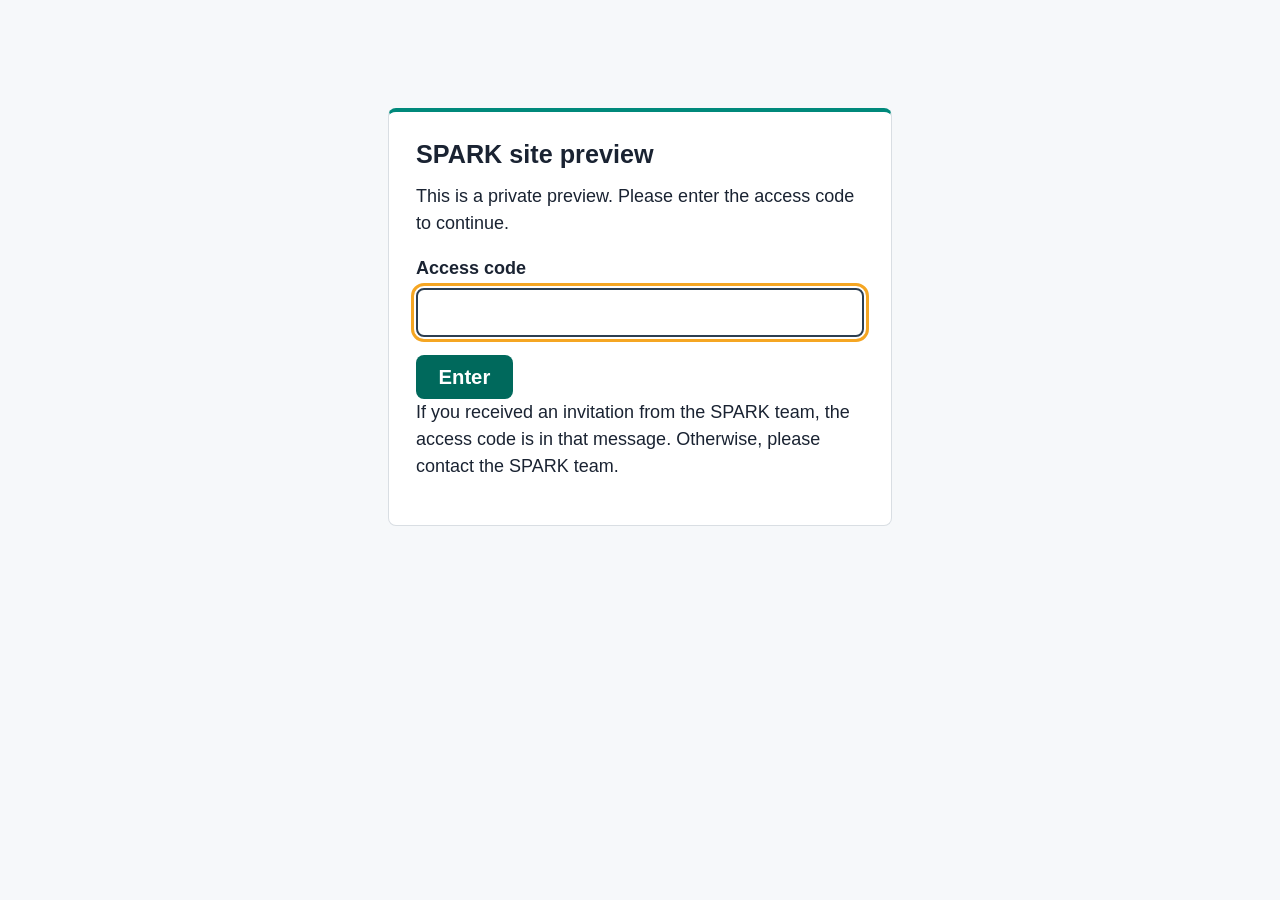
<file: v3/index.html>
<!DOCTYPE html>
<html lang="en">
<head>
<meta charset="utf-8">
<meta name="viewport" content="width=device-width, initial-scale=1">
<meta name="robots" content="noindex, nofollow">
<title>Home | SPARK | Scottsdale Unified School District</title>
<link rel="icon" href="assets/logo.svg" type="image/svg+xml">
<link rel="stylesheet" href="spark.css">
<script src="gate.js"></script>
</head>
<body>
<a class="skip-link" href="#main">Skip to main content</a>
<header class="site-header">
  <div class="site-header__bar">
    <div class="site-header__inner">
      <a class="brand" href="index.html"><img src="assets/logo.svg" alt="SPARK team" width="40" height="40"></a>
      <p class="wordmark"><span class="wordmark__name">The SPARK Team</span> <span class="wordmark__sub">Scottsdale Unified School District</span></p>
      <nav class="site-nav" aria-label="Main">
        <ul>
          <li><a href="index.html" aria-current="page">SPARK</a></li>
          <li><a href="working-on.html">What we're working on</a></li>
          <li><a href="programs.html">Our programs</a></li>
          <li><a href="share.html">Share an idea</a></li>
          <li><a href="how-it-works.html">How SPARK works</a></li>
        </ul>
      </nav>
    </div>
  </div>
  <p class="banner">Design preview of susd.org/spark. Items marked Example are illustrative. Items marked Planned are not built yet.</p>
</header>

<main id="main">
  <div class="wrap">

    <h1>See what SUSD is studying next for students. Share your own idea.</h1>
    <p class="lead">Scottsdale Unified already offers dual language, gifted, IB, STEM, career, and traditional programs. SPARK is the district team that looks after them and studies new ideas for learning environments. Every idea sent here gets a reply within 3 weeks. Each year SPARK selects two or three ideas for full study. This site keeps the record of ideas. People champion them in their school communities.</p>

    <div class="doors">
      <a class="door" href="programs.html">
        <span class="door__label">Find a program</span>
        <span class="door__text">Eight themes, where each is offered, and how to apply, contact, or visit.</span>
      </a>
      <a class="door" href="working-on.html">
        <span class="door__label">See what we're working on</span>
        <span class="door__text">What's being studied, where each study stands, and how to support it.</span>
      </a>
      <a class="door door--share" href="share.html">
        <span class="door__label">Share an idea</span>
        <span class="door__text">Not already offered or being studied? Share it. About 5 minutes.</span>
      </a>
    </div>

    <section>
      <h2>Being studied this year</h2>
      <ul class="card-list">
        <li class="card">Gifted and Advanced Studies Magnet School <span class="card__meta">Kindergarten to grade 8 · Now: decide and plan</span></li>
        <li class="card">Visual and Performing Arts Magnet School <span class="card__meta">Kindergarten to grade 8 · Now: decide and plan</span></li>
      </ul>
      <p>Both concepts were shared with the Governing Board on June 23, 2026. Both are now in the decide-and-plan phase. <a href="working-on.html#studies">Read about both studies</a>.</p>
    </section>

    <section>
      <h2>What happens to an idea</h2>
      <ol class="timeline">
        <li>You send it. We confirm within 2 school days.</li>
        <li>Within 3 weeks we tell you what's next. It moves to SPARK team review, joins a similar idea, or goes to a team that can act now. Or we hold it and say why.</li>
        <li>The SPARK team meets four times a year. In January it chooses two or three ideas to study in depth. Most ideas do not reach this step, by design.</li>
        <li>Everything studied, and what happened to it, is posted on What we're working on.</li>
      </ol>
      <p>Want the full picture, including who does what and what we look for? Read <a href="how-it-works.html">How SPARK works</a>.</p>
    </section>

    <div class="planned-cards">
      <section class="card card--planned">
        <p class="card__badge"><span class="badge-planned">Planned: launch</span></p>
        <h2 lang="es">Versión en español</h2>
        <p>A Spanish version of this site and the idea form.</p>
      </section>
    </div>

  </div>
</main>

<footer class="site-footer">
  <div class="wrap">
    <p>The SPARK Team · Scottsdale Unified School District · Engaging all students in world-class, future-focused learning</p>
    <p><a href="https://www.susd.org/letstalk">Questions? Use Let's Talk on susd.org</a></p>
  </div>
</footer>
</body>
</html>
</file>
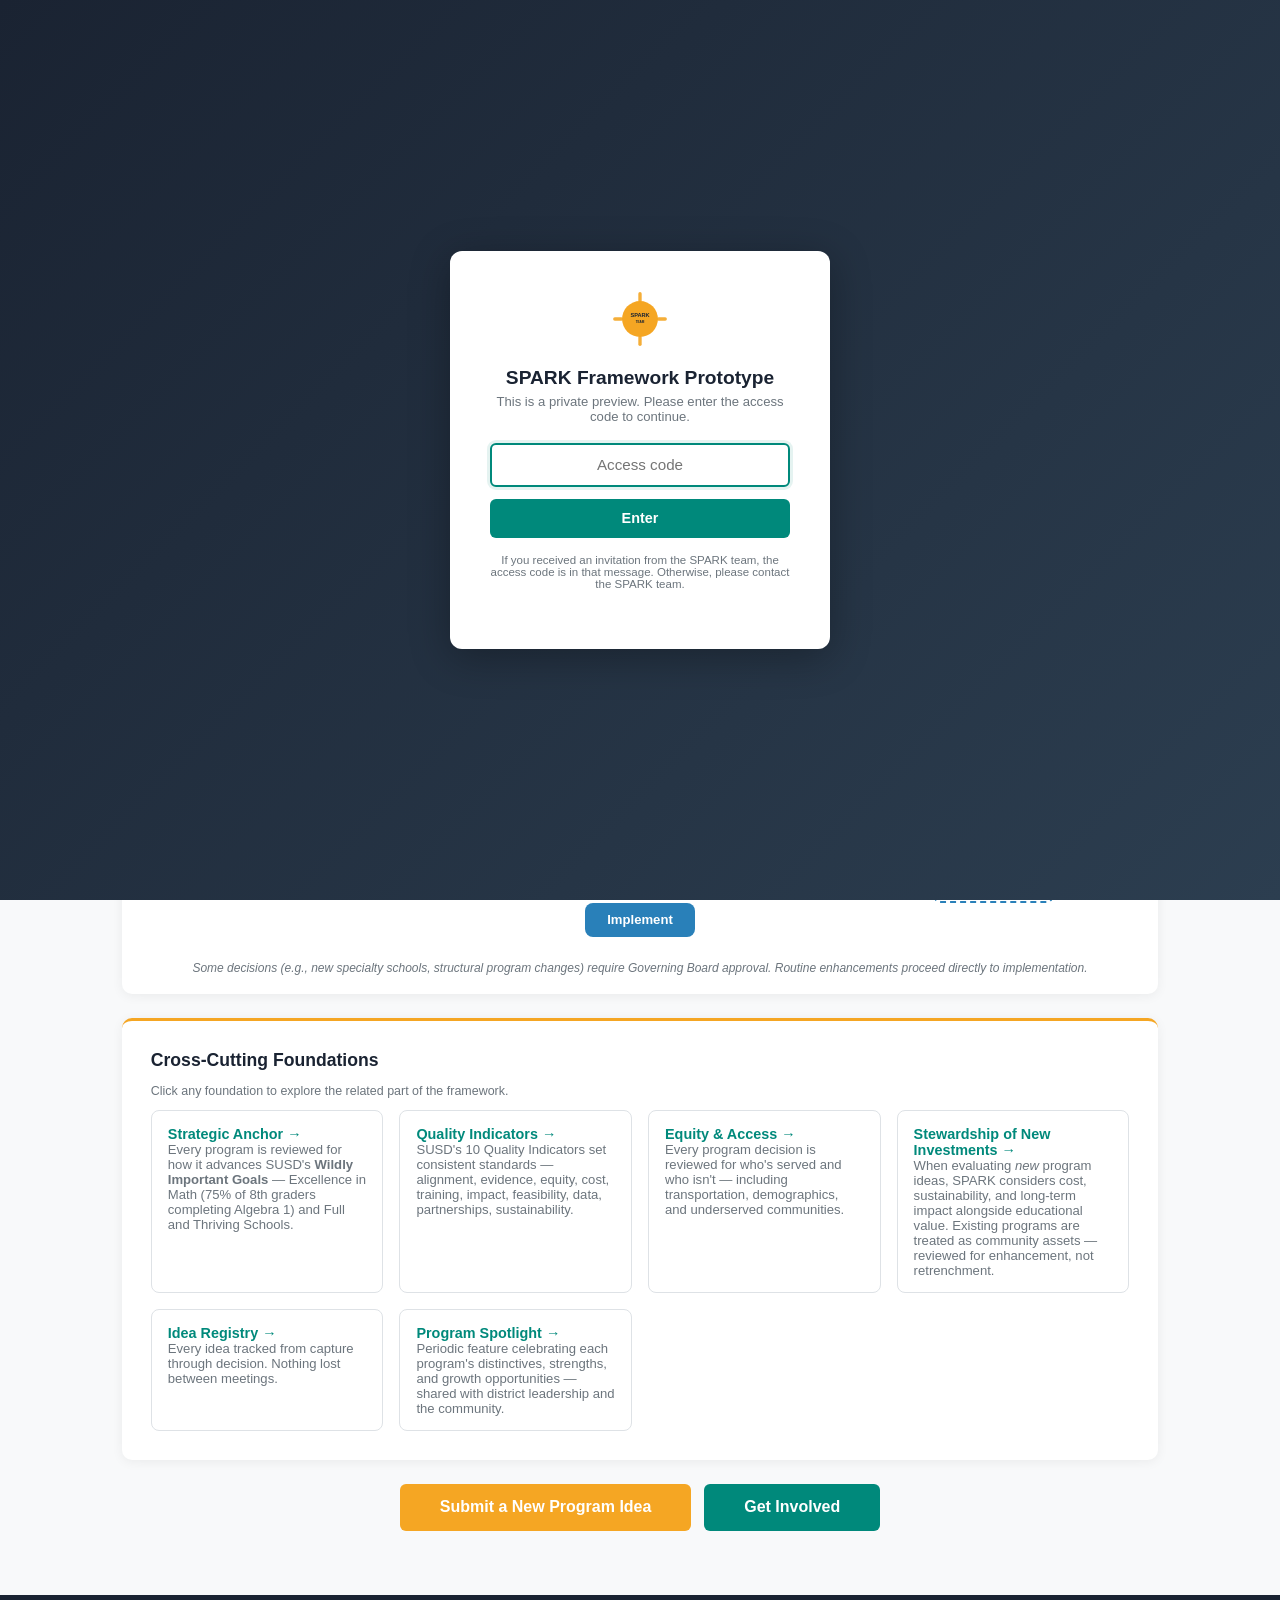
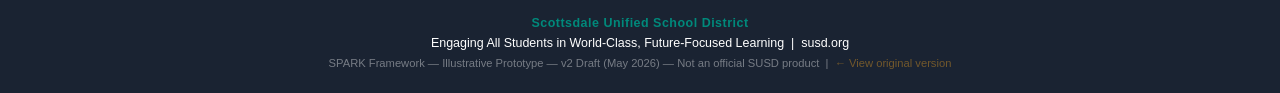
<file: docs/v2/index.html>
<!DOCTYPE html>
<html lang="en">
<head>
    <meta charset="UTF-8">
    <meta name="viewport" content="width=device-width, initial-scale=1.0">
    <meta name="robots" content="noindex, nofollow">
    <meta name="googlebot" content="noindex, nofollow">
    <title>SUSD SPARK — Specialty Program Framework</title>
    <style>
        :root {
            --spark-gold: #F5A623;
            --spark-gold-dark: #D4901E;
            --spark-gold-light: #FFF8E7;
            --susd-teal: #00897B;
            --susd-teal-dark: #00695C;
            --susd-teal-light: #E0F2F1;
            --dark: #1A2332;
            --dark-mid: #2C3E50;
            --gray-700: #495057;
            --gray-500: #6C757D;
            --gray-300: #DEE2E6;
            --gray-100: #F8F9FA;
            --white: #FFFFFF;
            --discover: #F5A623;
            --evaluate: #00897B;
            --act: #2980B9;
        }
        * { box-sizing: border-box; margin: 0; padding: 0; }
        body { font-family: 'Segoe UI', Tahoma, Geneva, Verdana, sans-serif; background: var(--gray-100); color: #333; }

        /* ===== HEADER ===== */
        .header {
            background: linear-gradient(135deg, var(--dark) 0%, var(--dark-mid) 100%);
            color: white; padding: 1rem 2rem; display: flex; align-items: center; gap: 1.2rem;
        }
        .spark-logo { width: 56px; height: 56px; flex-shrink: 0; }
        .spark-logo svg { width: 100%; height: 100%; }
        .header-text h1 { font-size: 1.4rem; font-weight: 300; letter-spacing: 0.5px; }
        .header-text h1 strong { font-weight: 700; color: var(--spark-gold); }
        .header-text .subtitle { font-size: 0.78rem; opacity: 0.7; margin-top: 0.15rem; letter-spacing: 0.3px; }
        .susd-bar {
            background: var(--susd-teal); color: white; text-align: center;
            padding: 0.35rem 1rem; font-size: 0.7rem; letter-spacing: 1.5px; text-transform: uppercase;
        }

        /* ===== NAV ===== */
        .nav { background: white; border-bottom: 3px solid var(--spark-gold); padding: 0 2rem;
            display: flex; gap: 0; position: relative; flex-wrap: wrap; }
        .nav button { padding: 0.8rem 1.3rem; border: none; background: none; cursor: pointer;
            font-size: 0.85rem; color: var(--gray-500); border-bottom: 3px solid transparent;
            margin-bottom: -3px; white-space: nowrap; transition: all 0.2s; font-weight: 500; }
        .nav button:hover { color: var(--dark); background: var(--gray-100); }
        .nav button.active { color: var(--dark); border-bottom-color: var(--spark-gold); font-weight: 600; }
        .nav-item-dropdown { position: relative; display: inline-block; }
        .nav-dropdown {
            display: none; position: absolute; top: 100%; left: 0; min-width: 200px;
            background: white; border: 1px solid var(--gray-300); border-top: 3px solid var(--spark-gold);
            box-shadow: 0 6px 20px rgba(0,0,0,0.12); z-index: 100; padding: 0.4rem 0;
        }
        .nav-item-dropdown:hover .nav-dropdown,
        .nav-item-dropdown:focus-within .nav-dropdown { display: block; }
        .nav-dropdown a {
            display: block; padding: 0.55rem 1.1rem; color: var(--gray-700); text-decoration: none;
            font-size: 0.85rem; cursor: pointer; transition: all 0.15s;
        }
        .nav-dropdown a:hover { background: var(--spark-gold-light); color: var(--spark-gold-dark); }
        .nav-dropdown a .nav-dd-desc {
            display: block; font-size: 0.72rem; color: var(--gray-500); margin-top: 0.1rem; font-weight: 400;
        }
        .nav-dd-caret { font-size: 0.65rem; opacity: 0.6; margin-left: 0.2rem; }
        @media (max-width: 768px) {
            .nav-dropdown { display: none !important; } /* Mobile: hover unavailable; users access sub-pages via pillar cards / About-page links */
        }

        /* ===== LAYOUT ===== */
        .main { max-width: 1100px; margin: 0 auto; padding: 2rem; }
        .page { display: none; }
        .page.active { display: block; }

        /* ===== CARDS ===== */
        .card { background: white; border-radius: 10px; box-shadow: 0 2px 12px rgba(0,0,0,0.06);
            padding: 1.8rem; margin-bottom: 1.5rem; }
        .card h2 { color: var(--dark); margin-bottom: 0.8rem; font-size: 1.3rem; }
        .card h3 { color: var(--dark-mid); margin: 1.2rem 0 0.5rem; font-size: 1.05rem; }

        /* ===== FRAMEWORK PILLARS ===== */
        .framework-row { display: flex; gap: 1.5rem; margin: 2rem 0; flex-wrap: wrap; }
        .pillar {
            flex: 1; min-width: 280px; border-radius: 12px; overflow: hidden; cursor: pointer;
            transition: all 0.3s; box-shadow: 0 3px 15px rgba(0,0,0,0.08); position: relative;
        }
        .pillar:hover { transform: translateY(-6px); box-shadow: 0 8px 30px rgba(0,0,0,0.15); }
        .pillar-header { padding: 1.2rem 1.5rem; color: white; }
        .pillar-header .pillar-num { font-size: 0.75rem; text-transform: uppercase; letter-spacing: 2px; opacity: 0.8; margin-bottom: 0.2rem; }
        .pillar-header h3 { font-size: 1.3rem; font-weight: 700; margin: 0; }
        .pillar-header .pillar-tag { font-size: 0.8rem; opacity: 0.9; margin-top: 0.2rem; }
        .pillar-body { padding: 1.2rem 1.5rem; background: white; }
        .pillar-body ul { list-style: none; padding: 0; }
        .pillar-body li { padding: 0.5rem 0; border-bottom: 1px solid var(--gray-300);
            font-size: 0.88rem; color: var(--gray-700); display: flex; align-items: center; gap: 0.5rem; }
        .pillar-body li:last-child { border-bottom: none; }
        .pillar-body li .dot { width: 8px; height: 8px; border-radius: 50%; flex-shrink: 0; }
        .pillar-body .pillar-cta { display: block; text-align: center; padding: 0.7rem;
            font-weight: 600; font-size: 0.85rem; margin-top: 0.5rem; border-radius: 6px;
            transition: all 0.2s; text-decoration: none; }

        .pillar-discover .pillar-header { background: linear-gradient(135deg, var(--discover) 0%, #E09A1E 100%); }
        .pillar-discover .dot { background: var(--discover); }
        .pillar-discover .pillar-cta { background: var(--spark-gold-light); color: var(--spark-gold-dark); }
        .pillar-discover .pillar-cta:hover { background: var(--discover); color: white; }
        .pillar-evaluate .pillar-header { background: linear-gradient(135deg, var(--evaluate) 0%, var(--susd-teal-dark) 100%); }
        .pillar-evaluate .dot { background: var(--evaluate); }
        .pillar-evaluate .pillar-cta { background: var(--susd-teal-light); color: var(--susd-teal-dark); }
        .pillar-evaluate .pillar-cta:hover { background: var(--evaluate); color: white; }
        .pillar-act .pillar-header { background: linear-gradient(135deg, var(--act) 0%, #2471A3 100%); }
        .pillar-act .dot { background: var(--act); }
        .pillar-act .pillar-cta { background: #E8F0FE; color: #1565C0; }
        .pillar-act .pillar-cta:hover { background: var(--act); color: white; }
        .pillar.active-pillar { outline: 3px solid var(--spark-gold); outline-offset: 2px; }

        /* ===== BREADCRUMB ===== */
        .breadcrumb { font-size: 0.82rem; color: var(--gray-500); margin-bottom: 1rem; }
        .breadcrumb a { color: var(--susd-teal); text-decoration: none; cursor: pointer; }
        .breadcrumb a:hover { text-decoration: underline; }

        /* ===== ENTRY POINTS ===== */
        .entry-grid { display: grid; grid-template-columns: repeat(auto-fill, minmax(180px, 1fr)); gap: 1rem; margin: 1.5rem 0; }
        .entry-card { background: white; border: 2px solid var(--gray-300); border-radius: 10px;
            padding: 1rem; text-align: center; cursor: pointer; transition: all 0.2s; }
        .entry-card:hover { border-color: var(--spark-gold); background: var(--spark-gold-light); }
        .entry-card .icon { font-size: 1.8rem; margin-bottom: 0.4rem; }
        .entry-card .label { font-weight: 600; font-size: 0.85rem; color: var(--dark); }
        .entry-card .desc { font-size: 0.73rem; color: var(--gray-500); margin-top: 0.2rem; }

        /* ===== PERSONA PANEL ===== */
        .persona-panel { background: white; border: 2px solid var(--spark-gold); border-radius: 12px;
            padding: 1.5rem; margin: 1.5rem 0; display: none; animation: fadeIn 0.3s ease; }
        .persona-panel.active { display: block; }
        @keyframes fadeIn { from { opacity: 0; transform: translateY(-10px); } to { opacity: 1; transform: translateY(0); } }
        .persona-panel h3 { color: var(--spark-gold-dark); margin-bottom: 0.5rem; }
        .persona-panel .scenario { background: var(--spark-gold-light); border-radius: 8px; padding: 0.8rem 1rem;
            margin: 0.6rem 0; font-size: 0.88rem; color: var(--gray-700); }
        .persona-panel .scenario strong { color: var(--dark); }
        .persona-actions { display: flex; gap: 0.8rem; margin-top: 1rem; flex-wrap: wrap; }

        /* ===== FORM ===== */
        .form-group { margin-bottom: 1.1rem; }
        .form-group label { display: block; font-weight: 600; margin-bottom: 0.25rem; color: var(--dark); font-size: 0.88rem; }
        .form-group .hint { font-size: 0.78rem; color: var(--gray-500); margin-bottom: 0.25rem; }
        .form-group input, .form-group textarea, .form-group select {
            width: 100%; padding: 0.55rem 0.7rem; border: 1px solid var(--gray-300);
            border-radius: 6px; font-size: 0.88rem; font-family: inherit; }
        .form-group textarea { min-height: 70px; resize: vertical; }
        .form-group input:focus, .form-group textarea:focus, .form-group select:focus {
            outline: none; border-color: var(--susd-teal); box-shadow: 0 0 0 3px rgba(0,137,123,0.1); }
        .checkbox-group { display: flex; flex-wrap: wrap; gap: 0.4rem 1.2rem; }
        .checkbox-group label { font-weight: 400; display: flex; align-items: center; gap: 0.3rem;
            cursor: pointer; font-size: 0.85rem; }
        .section-badge { display: inline-block; background: var(--susd-teal); color: white;
            padding: 0.12rem 0.5rem; border-radius: 4px; font-size: 0.68rem; font-weight: 600;
            margin-left: 0.4rem; vertical-align: middle; }

        /* ===== BUTTONS ===== */
        .btn { padding: 0.65rem 1.4rem; border: none; border-radius: 6px; cursor: pointer;
            font-size: 0.88rem; font-weight: 600; transition: all 0.2s; }
        .btn-gold { background: var(--spark-gold); color: white; }
        .btn-gold:hover { background: var(--spark-gold-dark); }
        .btn-teal { background: var(--susd-teal); color: white; }
        .btn-teal:hover { background: var(--susd-teal-dark); }
        .btn-outline { background: white; color: var(--dark); border: 2px solid var(--gray-300); }
        .btn-outline:hover { border-color: var(--spark-gold); }

        /* ===== REGISTRY TABLE ===== */
        .registry-table { width: 100%; border-collapse: collapse; font-size: 0.83rem; }
        .registry-table th { background: var(--dark); color: white; padding: 0.65rem;
            text-align: left; font-weight: 600; font-size: 0.8rem; }
        .registry-table td { padding: 0.55rem 0.65rem; border-bottom: 1px solid var(--gray-300); }
        .registry-table tr:hover { background: var(--susd-teal-light); }
        .badge { display: inline-block; padding: 0.15rem 0.55rem; border-radius: 10px;
            font-size: 0.72rem; font-weight: 600; }
        .badge-new { background: #FFF3CD; color: #856404; }
        .badge-screen { background: #D1ECF1; color: #0C5460; }
        .badge-review { background: #D4EDDA; color: #155724; }
        .badge-deep { background: #CFE2FF; color: #084298; }
        .badge-parked { background: #E2E3E5; color: #41464B; }
        .badge-concept { background: #F3E5F5; color: #6A1B9A; }

        /* ===== PROGRAM CARDS ===== */
        .program-grid { display: grid; grid-template-columns: repeat(auto-fill, minmax(260px, 1fr));
            gap: 1rem; margin: 1rem 0; }
        .program-card { background: white; border-left: 4px solid var(--susd-teal);
            border-radius: 0 8px 8px 0; padding: 0.9rem 1rem; box-shadow: 0 1px 4px rgba(0,0,0,0.06); }
        .program-card h4 { color: var(--dark); margin-bottom: 0.2rem; font-size: 0.95rem; }
        .program-card .schools { font-size: 0.78rem; color: var(--gray-500); }
        .program-card .tag { display: inline-block; background: var(--susd-teal-light); color: var(--susd-teal-dark);
            padding: 0.1rem 0.4rem; border-radius: 4px; font-size: 0.68rem; margin-top: 0.3rem; font-weight: 600; }

        /* ===== HEATMAP ===== */
        .heatmap { width: 100%; border-collapse: collapse; font-size: 0.82rem; margin: 1rem 0; }
        .heatmap th { background: var(--dark); color: white; padding: 0.5rem 0.6rem; font-size: 0.78rem; text-align: center; }
        .heatmap th:first-child { text-align: left; }
        .heatmap td { padding: 0.45rem 0.6rem; border: 1px solid var(--gray-300); text-align: center; }
        .heatmap td:first-child { text-align: left; font-weight: 600; color: var(--dark); }
        .heatmap tr:hover { background: var(--gray-100); }
        .heat-0 { background: #fff; }
        .heat-1 { background: #FFF8E7; }
        .heat-2 { background: #FFE8A1; }
        .heat-3 { background: #FFD54F; }
        .heat-active { background: var(--susd-teal-light); font-weight: 600; box-shadow: inset 0 0 0 2px var(--susd-teal); }
        .heat-explore { background: #FFF3CD; font-style: italic; box-shadow: inset 0 0 0 2px var(--spark-gold); }

        /* ===== STATS ===== */
        .stats-bar { display: flex; gap: 1rem; flex-wrap: wrap; margin-bottom: 1.5rem; }
        .stat-card { background: white; border-radius: 8px; padding: 0.8rem 1.2rem;
            box-shadow: 0 2px 8px rgba(0,0,0,0.06); flex: 1; min-width: 120px; text-align: center; }
        .stat-card { cursor: pointer; transition: all 0.2s; }
        .stat-card:hover { border: 2px solid var(--susd-teal); margin: -2px; }
        .stat-card.stat-active { border: 2px solid var(--susd-teal); background: var(--susd-teal-light); margin: -2px; }
        .stat-card .num { font-size: 1.8rem; font-weight: 700; color: var(--susd-teal); }
        .stat-card .label { font-size: 0.75rem; color: var(--gray-500); }

        /* ===== FOUNDATION CARDS ===== */
        .foundation-card {
            background: white; border: 1px solid var(--gray-300); border-radius: 8px;
            padding: 0.9rem 1rem; cursor: pointer; transition: all 0.2s;
        }
        .foundation-card:hover {
            border-color: var(--spark-gold); box-shadow: 0 4px 14px rgba(245, 166, 35, 0.15);
            transform: translateY(-2px);
        }
        .foundation-card:hover h4 { color: var(--spark-gold-dark); }

        /* ===== CALLOUT BOXES ===== */
        .callout { padding: 1.2rem; border-radius: 8px; margin: 1rem 0; }
        .callout-gold { background: var(--spark-gold-light); border-left: 4px solid var(--spark-gold); }
        .callout-teal { background: var(--susd-teal-light); border-left: 4px solid var(--susd-teal); }
        .callout h4 { margin-bottom: 0.4rem; }

        /* ===== USE CASE CARDS ===== */
        .uc-grid { display: grid; grid-template-columns: 1fr 1fr; gap: 1rem; margin: 1rem 0; }
        .uc-card { background: white; border-radius: 8px; padding: 1rem; border: 1px solid var(--gray-300);
            box-shadow: 0 1px 4px rgba(0,0,0,0.04); }
        .uc-card .uc-id { font-size: 0.72rem; color: var(--gray-500); font-weight: 600; margin-bottom: 0.2rem; }
        .uc-card h4 { font-size: 0.92rem; color: var(--dark); margin-bottom: 0.3rem; }
        .uc-card p { font-size: 0.82rem; color: var(--gray-700); line-height: 1.45; }
        .uc-card .uc-channel { display: inline-block; background: var(--spark-gold-light); color: var(--spark-gold-dark);
            padding: 0.1rem 0.4rem; border-radius: 4px; font-size: 0.68rem; font-weight: 600; margin-top: 0.4rem; }

        /* ===== GOVERNANCE TABLE ===== */
        .gov-table { width: 100%; border-collapse: collapse; font-size: 0.82rem; margin: 1rem 0; }
        .gov-table th { background: var(--susd-teal); color: white; padding: 0.55rem; text-align: left; font-size: 0.78rem; }
        .gov-table td { padding: 0.5rem 0.55rem; border-bottom: 1px solid var(--gray-300); vertical-align: top; }
        .gov-table tr:hover { background: var(--susd-teal-light); }

        /* ===== SUCCESS MSG ===== */
        .success-msg { background: #D4EDDA; border: 1px solid #C3E6CB; border-radius: 8px;
            padding: 1.5rem; text-align: center; display: none; }
        .success-msg h3 { color: #155724; margin-bottom: 0.5rem; }

        /* ===== GET INVOLVED ===== */
        .involve-grid { display: grid; grid-template-columns: repeat(auto-fill, minmax(220px, 1fr)); gap: 1.2rem; margin: 1.5rem 0; }
        .involve-card { background: white; border-radius: 10px; border: 2px solid var(--gray-300);
            padding: 1.2rem; text-align: center; transition: all 0.25s; cursor: pointer; }
        .involve-card:hover { border-color: var(--susd-teal); box-shadow: 0 4px 16px rgba(0,137,123,0.12); transform: translateY(-3px); }
        .involve-card .involve-icon { font-size: 2rem; margin-bottom: 0.5rem; }
        .involve-card h4 { color: var(--dark); font-size: 0.95rem; margin-bottom: 0.3rem; }
        .involve-card p { font-size: 0.8rem; color: var(--gray-500); line-height: 1.4; }
        .involve-card .involve-cta { display: inline-block; margin-top: 0.6rem; font-size: 0.78rem;
            font-weight: 600; color: var(--susd-teal); }
        .timeline-item { display: flex; gap: 1rem; margin-bottom: 1rem; align-items: flex-start; }
        .timeline-dot { width: 12px; height: 12px; border-radius: 50%; background: var(--susd-teal);
            flex-shrink: 0; margin-top: 4px; }
        .timeline-dot.gold { background: var(--spark-gold); }
        .timeline-content h4 { font-size: 0.9rem; color: var(--dark); margin-bottom: 0.1rem; }
        .timeline-content p { font-size: 0.82rem; color: var(--gray-500); }

        /* ===== PROCESS FLOW ===== */
        .process-flow { display: flex; align-items: center; justify-content: center; gap: 0; margin: 1.5rem 0; flex-wrap: wrap; }
        .flow-step { text-align: center; padding: 0.6rem 1.2rem; border-radius: 8px; color: white;
            font-weight: 600; font-size: 0.82rem; min-width: 110px; transition: all 0.2s; }
        .flow-clickable { cursor: pointer; }
        .flow-clickable:hover { transform: translateY(-2px); box-shadow: 0 4px 12px rgba(0,0,0,0.15); filter: brightness(1.05); }
        .flow-arrow { font-size: 1.3rem; color: var(--gray-500); padding: 0 0.3rem; }

        /* ===== FOOTER ===== */
        .footer {
            background: var(--dark); color: white; text-align: center; padding: 1.2rem;
            margin-top: 2rem; font-size: 0.78rem; line-height: 1.6;
        }
        .footer .susd-tagline { color: var(--susd-teal); font-weight: 600; letter-spacing: 0.5px; }
        .footer .proto { opacity: 0.4; font-size: 0.7rem; }

        /* ===== TRIAL ROW + MODAL ===== */
        .trial-row { background: linear-gradient(90deg, #FFF8E7 0%, white 30%); }
        .trial-row:hover { background: linear-gradient(90deg, #FFEFC4 0%, var(--gray-100) 30%) !important; }
        .trial-badge {
            display: inline-block; background: var(--spark-gold); color: white;
            font-size: 0.62rem; font-weight: 700; padding: 0.1rem 0.4rem;
            border-radius: 3px; letter-spacing: 0.5px; margin-left: 0.3rem; vertical-align: middle;
        }
        .modal-overlay {
            position: fixed; top: 0; left: 0; width: 100%; height: 100%;
            background: rgba(26, 35, 50, 0.65); z-index: 9000;
            display: none; align-items: flex-start; justify-content: center;
            overflow-y: auto; padding: 2rem 1rem;
        }
        .modal-overlay.open { display: flex; }
        .modal-content {
            background: white; border-radius: 12px; max-width: 860px; width: 100%;
            box-shadow: 0 12px 48px rgba(0,0,0,0.3);
            position: relative; padding: 2rem 2.2rem 1.6rem;
            margin: 0 auto;
        }
        .modal-close {
            position: absolute; top: 1rem; right: 1rem;
            background: var(--gray-100); border: none; border-radius: 50%;
            width: 36px; height: 36px; font-size: 1.4rem; line-height: 1;
            cursor: pointer; color: var(--gray-700); transition: all 0.15s;
        }
        .modal-close:hover { background: var(--gray-300); color: var(--dark); }
        .modal-section { margin-top: 1.2rem; }
        .modal-section h3 { color: var(--susd-teal-dark); font-size: 1rem; margin-bottom: 0.4rem; padding-bottom: 0.3rem; border-bottom: 1px solid var(--gray-300); }
        .modal-field { margin: 0.4rem 0; font-size: 0.88rem; color: var(--gray-700); line-height: 1.5; }
        .modal-field strong { color: var(--dark); display: inline-block; min-width: 170px; }
        .status-history { background: var(--gray-100); border-radius: 8px; padding: 0.9rem 1.1rem; }
        .status-step { display: flex; gap: 0.7rem; align-items: flex-start; padding: 0.4rem 0; }
        .status-dot {
            flex-shrink: 0; width: 14px; height: 14px; border-radius: 50%;
            background: var(--susd-teal); margin-top: 0.2rem;
            box-shadow: 0 0 0 3px rgba(0, 137, 123, 0.18);
        }
        .status-dot.pending { background: var(--spark-gold); box-shadow: 0 0 0 3px rgba(245, 166, 35, 0.18); }
        .status-step-content { flex: 1; }
        .status-step-content .status-date { font-size: 0.75rem; color: var(--gray-500); }
        .status-step-content .status-title { font-weight: 600; color: var(--dark); font-size: 0.88rem; }
        .status-step-content .status-detail { font-size: 0.82rem; color: var(--gray-700); margin-top: 0.15rem; }
        .email-mock {
            background: white; border: 1px solid var(--gray-300); border-radius: 8px;
            font-family: 'Segoe UI', Tahoma, Verdana, sans-serif; overflow: hidden;
        }
        .email-mock-header {
            background: var(--gray-100); padding: 0.7rem 1rem; border-bottom: 1px solid var(--gray-300);
            font-size: 0.82rem; color: var(--gray-700);
        }
        .email-mock-header .email-from { font-weight: 600; color: var(--dark); }
        .email-mock-body { padding: 1rem 1.2rem; font-size: 0.86rem; color: var(--gray-700); line-height: 1.55; }
        .email-mock-body p { margin: 0.5rem 0; }
        .email-mock-cta {
            display: inline-block; background: var(--susd-teal); color: white;
            padding: 0.5rem 1rem; border-radius: 6px; text-decoration: none;
            font-weight: 600; font-size: 0.82rem; margin: 0.5rem 0;
        }

        /* ===== RESPONSIVE ===== */
        @media (max-width: 768px) {
            .framework-row { flex-direction: column; }
            .header { padding: 0.8rem 1rem; }
            .header-text h1 { font-size: 1.1rem; }
            .nav button { padding: 0.6rem 0.8rem; font-size: 0.78rem; }
            .main { padding: 1rem; }
            .uc-grid { grid-template-columns: 1fr; }
            .process-flow { flex-direction: column; gap: 0.3rem; }
            .flow-arrow { transform: rotate(90deg); }
            .involve-grid { grid-template-columns: 1fr; }
        }
        /* ===== DISCLAIMER ===== */
        .disclaimer-banner {
            background: #FFF3CD; border-bottom: 2px solid #FFD54F; padding: 0.5rem 2rem;
            font-size: 0.78rem; color: #664D03; text-align: center; font-weight: 500;
        }
        .disclaimer-inline {
            background: #FFF3CD; border: 1px solid #FFD54F; border-radius: 6px;
            padding: 0.5rem 0.8rem; font-size: 0.75rem; color: #664D03; margin-bottom: 1rem;
            text-align: center; font-style: italic;
        }
        /* ===== PASSWORD GATE ===== */
        .pw-gate {
            position: fixed; top: 0; left: 0; width: 100%; height: 100%;
            background: linear-gradient(135deg, var(--dark) 0%, var(--dark-mid) 100%);
            display: flex; align-items: center; justify-content: center; z-index: 9999;
        }
        .pw-gate.hidden { display: none; }
        .pw-box {
            background: white; border-radius: 12px; padding: 2.5rem; text-align: center;
            box-shadow: 0 8px 40px rgba(0,0,0,0.3); max-width: 380px; width: 90%;
        }
        .pw-box h2 { color: var(--dark); font-size: 1.2rem; margin-bottom: 0.3rem; }
        .pw-box p { color: var(--gray-500); font-size: 0.82rem; margin-bottom: 1.2rem; }
        .pw-box input {
            width: 100%; padding: 0.7rem; border: 2px solid var(--gray-300); border-radius: 6px;
            font-size: 0.95rem; text-align: center; font-family: inherit;
        }
        .pw-box input:focus { outline: none; border-color: var(--susd-teal); box-shadow: 0 0 0 3px rgba(0,137,123,0.1); }
        .pw-box button {
            margin-top: 0.8rem; width: 100%; padding: 0.7rem; background: var(--susd-teal);
            color: white; border: none; border-radius: 6px; font-size: 0.9rem; font-weight: 600;
            cursor: pointer; transition: background 0.2s;
        }
        .pw-box button:hover { background: var(--susd-teal-dark); }
        .pw-error { color: #dc3545; font-size: 0.78rem; margin-top: 0.5rem; display: none; }

        @media print {
            .nav { display: none; }
            .disclaimer-banner { display: none; }
            .pillar { break-inside: avoid; }
            .pw-gate { display: none; }
        }
    </style>
</head>
<body>

<!-- PASSWORD GATE -->
<div id="pw-gate" class="pw-gate">
    <div class="pw-box">
        <div style="margin-bottom:1rem;">
            <svg viewBox="0 0 100 100" xmlns="http://www.w3.org/2000/svg" width="56" height="56" role="img" aria-label="SPARK Team logo">
                <title>SPARK Team logo</title>
                <circle cx="50" cy="50" r="32" fill="#F5A623"/>
                <g fill="#F5A623" opacity="0.9">
                    <rect x="47" y="2" width="6" height="18" rx="3"/>
                    <rect x="47" y="80" width="6" height="18" rx="3"/>
                    <rect x="2" y="47" width="18" height="6" rx="3"/>
                    <rect x="80" y="47" width="18" height="6" rx="3"/>
                </g>
                <text x="50" y="46" text-anchor="middle" font-size="10" font-weight="800" fill="#1A2332" font-family="sans-serif">SPARK</text>
                <text x="50" y="57" text-anchor="middle" font-size="5.5" font-weight="600" fill="#1A2332" font-family="sans-serif">TEAM</text>
            </svg>
        </div>
        <h2>SPARK Framework Prototype</h2>
        <p>This is a private preview. Please enter the access code to continue.</p>
        <input type="password" id="pw-input" placeholder="Access code" onkeydown="if(event.key==='Enter')checkPw()" autofocus>
        <button onclick="checkPw()">Enter</button>
        <div id="pw-error" class="pw-error">Incorrect code. Please try again.</div>
        <p style="font-size:0.72rem; color:var(--gray-500); margin-top:1rem;">If you received an invitation from the SPARK team, the access code is in that message. Otherwise, please contact the SPARK team.</p>
    </div>
</div>

<!-- HEADER -->
<div class="header">
    <a href="#/" onclick="showPage('home'); return false;" class="spark-logo" style="cursor:pointer; text-decoration:none;" title="Return to Framework home" aria-label="SPARK Framework home">
        <svg viewBox="0 0 100 100" xmlns="http://www.w3.org/2000/svg" role="img" aria-label="SPARK Team logo">
            <title>SPARK Team logo</title>
            <circle cx="50" cy="50" r="32" fill="#F5A623"/>
            <g fill="#F5A623" opacity="0.9">
                <rect x="47" y="2" width="6" height="18" rx="3"/>
                <rect x="47" y="80" width="6" height="18" rx="3"/>
                <rect x="2" y="47" width="18" height="6" rx="3"/>
                <rect x="80" y="47" width="18" height="6" rx="3"/>
                <rect x="14" y="14" width="6" height="18" rx="3" transform="rotate(45 17 23)"/>
                <rect x="76" y="14" width="6" height="18" rx="3" transform="rotate(-45 79 23)"/>
                <rect x="14" y="68" width="6" height="18" rx="3" transform="rotate(-45 17 77)"/>
                <rect x="76" y="68" width="6" height="18" rx="3" transform="rotate(45 79 77)"/>
            </g>
            <text x="50" y="46" text-anchor="middle" font-size="10" font-weight="800" fill="#1A2332" font-family="sans-serif">SPARK</text>
            <text x="50" y="57" text-anchor="middle" font-size="5.5" font-weight="600" fill="#1A2332" font-family="sans-serif">TEAM</text>
        </svg>
    </a>
    <a href="#/" onclick="showPage('home'); return false;" class="header-text" style="cursor:pointer; text-decoration:none; color:inherit;" aria-label="SPARK Framework home">
        <h1>THE <strong>SPARK</strong> TEAM</h1>
        <div class="subtitle">Signature Program Advancement, Research &amp; Knowledge</div>
    </a>
</div>
<div class="susd-bar">Scottsdale Unified School District &mdash; Engaging All Students in World-Class, Future-Focused Learning</div>
<div class="disclaimer-banner">&#x26A0; <strong>Illustrative Prototype &mdash; v2 Draft (May 2026)</strong> &mdash; This is a conceptual mockup created to explore a SPARK framework design. It is not an official SUSD website or endorsed product. All data shown is sample/illustrative. <a href="../" style="color:#664D03; text-decoration:underline;">View original version</a>.</div>

<!-- NAV -->
<div class="nav">
    <div class="nav-item-dropdown">
        <button class="active" onclick="showPage('home')">Framework <span class="nav-dd-caret">&#x25BE;</span></button>
        <div class="nav-dropdown" role="menu">
            <a onclick="showPage('home')" role="menuitem"><strong>Framework Overview</strong><span class="nav-dd-desc">The three-pillar approach</span></a>
            <a onclick="showPage('discover')" role="menuitem"><strong>Discover</strong><span class="nav-dd-desc">Where ideas come from</span></a>
            <a onclick="showPage('evaluate')" role="menuitem"><strong>Evaluate</strong><span class="nav-dd-desc">How SPARK assesses</span></a>
            <a onclick="showPage('act')" role="menuitem"><strong>Act</strong><span class="nav-dd-desc">How decisions get delivered</span></a>
        </div>
    </div>
    <button onclick="showPage('programs')">Programs</button>
    <button onclick="showPage('pipeline')">Pipeline</button>
    <button onclick="showPage('submit')">Submit an Idea</button>
    <button onclick="showPage('involved')" style="color:var(--susd-teal); font-weight:600;">Get Involved</button>
    <div class="nav-item-dropdown">
        <button onclick="showPage('governance')">About <span class="nav-dd-caret">&#x25BE;</span></button>
        <div class="nav-dropdown" role="menu">
            <a onclick="showPage('governance')" role="menuitem"><strong>Governance &amp; Intake Channels</strong><span class="nav-dd-desc">Pathways and roles</span></a>
            <a onclick="showPage('usecases')" role="menuitem"><strong>Real-World Use Cases</strong><span class="nav-dd-desc">Scenarios in practice</span></a>
        </div>
    </div>
</div>

<div class="main">

<!-- ==================== HOME / FRAMEWORK ==================== -->
<div id="page-home" class="page active">
    <div class="card" style="text-align:center; padding: 2rem 1.5rem;">
        <h2 style="font-size:1.5rem; margin-bottom:0.3rem;">The SPARK Framework</h2>
        <p style="color:var(--gray-500); max-width:680px; margin:0.5rem auto 0; font-size:0.92rem; line-height:1.5;">
            A sustainable, data-informed, community-driven strategy for specialty schools and signature programs &mdash;
            setting clear standards, evaluating impact, and transparently communicating a future-focused vision.
        </p>
        <details style="background:var(--susd-teal-light); border-radius:8px; padding:0.75rem 1.2rem; margin:1rem auto 0; max-width:720px; text-align:left;">
            <summary style="cursor:pointer; color:var(--susd-teal-dark); font-weight:600; font-size:0.95rem; list-style:none;">
                In plain terms: What is SPARK? <span style="font-size:0.78rem; color:var(--gray-500); font-weight:400;">(click to expand)</span>
            </summary>
            <p style="font-size:0.85rem; color:var(--gray-700); line-height:1.55; margin-top:0.6rem;">
                SPARK (<strong>S</strong>ignature <strong>P</strong>rogram <strong>A</strong>dvancement, <strong>R</strong>esearch &amp; <strong>K</strong>nowledge) is a Scottsdale Unified School District team made up of educators, district leaders, families, and community members. Together, we develop and support <strong>specialty schools and signature programs</strong> &mdash; like STEM-certified schools, Dual Language Immersion, International Baccalaureate, the Math &amp; Science Academy, and Traditional schools. Our work: evaluate new program ideas, strengthen what's already working, surface gaps and opportunities, and recommend strategic direction to district leadership.
            </p>
        </details>
    </div>

    <!-- THREE PILLARS -->
    <div class="framework-row">
        <div class="pillar pillar-discover" onclick="showPage('discover')">
            <div class="pillar-header">
                <div class="pillar-num">Pillar 1</div>
                <h3>Discover</h3>
                <div class="pillar-tag">Where ideas come from</div>
            </div>
            <div class="pillar-body">
                <ul>
                    <li><span class="dot"></span> Landscape scan &amp; market intelligence</li>
                    <li><span class="dot"></span> Idea capture from all sources</li>
                    <li><span class="dot"></span> Structured intake &amp; initial screen</li>
                </ul>
                <a class="pillar-cta" onclick="showPage('discover')">Explore Discover &rarr;</a>
            </div>
        </div>

        <div class="pillar pillar-evaluate" onclick="showPage('evaluate')">
            <div class="pillar-header">
                <div class="pillar-num">Pillar 2</div>
                <h3>Evaluate</h3>
                <div class="pillar-tag">How SPARK assesses</div>
            </div>
            <div class="pillar-body">
                <ul>
                    <li><span class="dot"></span> Quality Indicator alignment review</li>
                    <li><span class="dot"></span> Existing program enhancement &amp; health check</li>
                    <li><span class="dot"></span> New concept deep review</li>
                </ul>
                <a class="pillar-cta" onclick="showPage('evaluate')">Explore Evaluate &rarr;</a>
            </div>
        </div>

        <div class="pillar pillar-act" onclick="showPage('act')">
            <div class="pillar-header">
                <div class="pillar-num">Pillar 3</div>
                <h3>Act</h3>
                <div class="pillar-tag">How SPARK decides &amp; delivers</div>
            </div>
            <div class="pillar-body">
                <ul>
                    <li><span class="dot"></span> Recommendations &amp; decisions</li>
                    <li><span class="dot"></span> Implementation &amp; monitoring</li>
                    <li><span class="dot"></span> Communication &amp; stakeholder engagement</li>
                </ul>
                <a class="pillar-cta" onclick="showPage('act')">Explore Act &rarr;</a>
            </div>
        </div>
    </div>

    <!-- PROCESS FLOW VISUAL -->
    <div class="card" style="text-align:center; padding:1.2rem 1.5rem;">
        <p style="font-size:0.82rem; color:var(--gray-500); margin-bottom:0.6rem; text-transform:uppercase; letter-spacing:1px; font-weight:600;">How It Works</p>
        <div class="process-flow">
            <div class="flow-step flow-clickable" style="background:var(--discover);" onclick="showPage('discover')" title="Click to learn more about Discover">Idea Enters</div>
            <span class="flow-arrow">&rarr;</span>
            <div class="flow-step flow-clickable" style="background:var(--discover);" onclick="showPage('discover')" title="Click to learn more about Discover">Intake &amp; Screen</div>
            <span class="flow-arrow">&rarr;</span>
            <div class="flow-step flow-clickable" style="background:var(--evaluate);" onclick="showPage('evaluate')" title="Click to learn more about Evaluate">QI Review</div>
            <span class="flow-arrow">&rarr;</span>
            <div class="flow-step flow-clickable" style="background:var(--evaluate);" onclick="showPage('evaluate')" title="Click to learn more about Evaluate">Deep Review</div>
            <span class="flow-arrow">&rarr;</span>
            <div class="flow-step flow-clickable" style="background:var(--act);" onclick="showPage('act')" title="Click to learn more about Act">Decision</div>
            <span class="flow-arrow" style="opacity:0.5;">&rarr;</span>
            <div class="flow-step flow-clickable" style="background:transparent; color:var(--act); border:2px dashed var(--act); padding:0.5rem 1.1rem;" onclick="showPage('governance')" title="Click to learn about Governance">Board Action<br><span style="font-size:0.68rem; font-weight:400; opacity:0.85;">(when required)</span></div>
            <span class="flow-arrow">&rarr;</span>
            <div class="flow-step flow-clickable" style="background:var(--act);" onclick="showPage('act')" title="Click to learn more about Act">Implement</div>
        </div>
        <p style="font-size:0.75rem; color:var(--gray-500); margin-top:0.6rem; font-style:italic;">Some decisions (e.g., new specialty schools, structural program changes) require Governing Board approval. Routine enhancements proceed directly to implementation.</p>
    </div>

    <!-- CROSS-CUTTING -->
    <div class="card" style="border-top: 3px solid var(--spark-gold);">
        <h2 style="font-size:1.1rem;">Cross-Cutting Foundations</h2>
        <p style="font-size:0.78rem; color:var(--gray-500); margin-top:0.2rem;">Click any foundation to explore the related part of the framework.</p>
        <div style="display:grid; grid-template-columns:repeat(auto-fit, minmax(220px, 1fr)); gap:1rem; margin-top:0.8rem;">
            <div class="foundation-card" onclick="showPage('evaluate')" title="Learn how programs are evaluated against SUSD's WIGs">
                <h4 style="color:var(--susd-teal); font-size:0.9rem;">Strategic Anchor &rarr;</h4>
                <p style="font-size:0.82rem; color:var(--gray-500);">Every program is reviewed for how it advances SUSD's <strong>Wildly Important Goals</strong> &mdash; Excellence in Math (75% of 8th graders completing Algebra 1) and Full and Thriving Schools.</p>
            </div>
            <div class="foundation-card" onclick="showPage('evaluate')" title="See the 10 Quality Indicators and 6 evaluation categories">
                <h4 style="color:var(--susd-teal); font-size:0.9rem;">Quality Indicators &rarr;</h4>
                <p style="font-size:0.82rem; color:var(--gray-500);">SUSD's 10 Quality Indicators set consistent standards &mdash; alignment, evidence, equity, cost, training, impact, feasibility, data, partnerships, sustainability.</p>
            </div>
            <div class="foundation-card" onclick="showPage('discover')" title="See where ideas come from across the community">
                <h4 style="color:var(--susd-teal); font-size:0.9rem;">Equity &amp; Access &rarr;</h4>
                <p style="font-size:0.82rem; color:var(--gray-500);">Every program decision is reviewed for who's served and who isn't &mdash; including transportation, demographics, and underserved communities.</p>
            </div>
            <div class="foundation-card" onclick="showPage('evaluate')" title="See how new investments are stewarded">
                <h4 style="color:var(--susd-teal); font-size:0.9rem;">Stewardship of New Investments &rarr;</h4>
                <p style="font-size:0.82rem; color:var(--gray-500);">When evaluating <em>new</em> program ideas, SPARK considers cost, sustainability, and long-term impact alongside educational value. Existing programs are treated as community assets &mdash; reviewed for enhancement, not retrenchment.</p>
            </div>
            <div class="foundation-card" onclick="showPage('pipeline')" title="View the live idea pipeline">
                <h4 style="color:var(--susd-teal); font-size:0.9rem;">Idea Registry &rarr;</h4>
                <p style="font-size:0.82rem; color:var(--gray-500);">Every idea tracked from capture through decision. Nothing lost between meetings.</p>
            </div>
            <div class="foundation-card" onclick="showPage('programs')" title="View programs and the Spotlight">
                <h4 style="color:var(--susd-teal); font-size:0.9rem;">Program Spotlight &rarr;</h4>
                <p style="font-size:0.82rem; color:var(--gray-500);">Periodic feature celebrating each program's distinctives, strengths, and growth opportunities &mdash; shared with district leadership and the community.</p>
            </div>
        </div>
    </div>

    <div style="text-align:center; margin-top:1rem; display:flex; gap:0.8rem; justify-content:center; flex-wrap:wrap;">
        <button class="btn btn-gold" onclick="showPage('submit')" style="font-size:1rem; padding:0.9rem 2.5rem;">
            Submit a New Program Idea
        </button>
        <button class="btn btn-teal" onclick="showPage('involved')" style="font-size:1rem; padding:0.9rem 2.5rem;">
            Get Involved
        </button>
    </div>
</div>

<!-- ==================== DISCOVER ==================== -->
<div id="page-discover" class="page">
    <div class="breadcrumb"><a onclick="showPage('home')">Home</a> &rsaquo; <strong style="color:var(--discover);">Discover</strong></div>

    <div class="card" style="border-top: 4px solid var(--discover);">
        <h2 style="color:var(--spark-gold-dark);">Discover &mdash; Where Ideas Come From</h2>
        <p style="color:var(--gray-500); margin-bottom:1.5rem;">
            SPARK maintains an always-on pipeline for new program ideas. Whether from a parent at open house,
            a teacher in the classroom, or a trend spotted in the market &mdash; every concept has a path into the system.
            <strong>Click a card below to see how your perspective fits.</strong>
        </p>

        <h3>Who brings ideas to SPARK?</h3>
        <div class="entry-grid">
            <div class="entry-card" onclick="showPersona('families')">
                <div class="icon">&#x1F468;&#x200D;&#x1F469;&#x200D;&#x1F467;&#x200D;&#x1F466;</div>
                <div class="label">Families &amp; Community</div>
                <div class="desc">Parents, residents, advocates</div>
            </div>
            <div class="entry-card" onclick="showPersona('educators')">
                <div class="icon">&#x1F3EB;</div>
                <div class="label">Educators &amp; Staff</div>
                <div class="desc">Teachers, coaches, principals</div>
            </div>
            <div class="entry-card" onclick="showPersona('grants')">
                <div class="icon">&#x1F4A1;</div>
                <div class="label">Innovation &amp; Grants</div>
                <div class="desc">Pilots, partner funding</div>
            </div>
            <div class="entry-card" onclick="showPersona('cte')">
                <div class="icon">&#x1F6E0;&#xFE0F;</div>
                <div class="label">CTE Pathways</div>
                <div class="desc">Career &amp; tech education</div>
            </div>
            <div class="entry-card" onclick="showPersona('spark')">
                <div class="icon">&#x2B50;</div>
                <div class="label">SPARK Team</div>
                <div class="desc">Committee &amp; subgroups</div>
            </div>
            <div class="entry-card" onclick="showPersona('landscape')">
                <div class="icon">&#x1F50D;</div>
                <div class="label">Landscape Scan</div>
                <div class="desc">Trends &amp; gap analysis</div>
            </div>
            <div class="entry-card" onclick="showPersona('students')">
                <div class="icon">&#x1F393;</div>
                <div class="label">Student Voice</div>
                <div class="desc">What students want</div>
            </div>
        </div>

        <!-- PERSONA PANELS -->
        <div id="persona-families" class="persona-panel" aria-live="polite">
            <h3>&#x1F468;&#x200D;&#x1F469;&#x200D;&#x1F467;&#x200D;&#x1F466; Families &amp; Community Members</h3>
            <p style="font-size:0.9rem; color:var(--gray-700);">Parents and community members are often the first to identify unmet needs or exciting possibilities.</p>
            <div class="scenario"><strong>You might be thinking:</strong> "My child would thrive in [arts / dual language / project-based / hands-on] learning, but nothing quite like that exists in SUSD," or "I see a need that isn't being met for my kid," or "Other districts offer XYZ &mdash; why don't we?"</div>
            <div class="scenario"><strong>Real-world examples:</strong> A parent group notices unmet demand for a specialized program (arts, dual language, sustainability, etc.) and organizes feedback. A community member highlights workforce pathways their neighborhood could benefit from. A family advocates for an enrollment pattern that reflects their student's needs. Each enters as a community interest submission.</div>
            <p style="font-size:0.85rem; color:var(--gray-500); margin-top:0.6rem;">You don't need a fully developed proposal. A clear description of the need and who it would serve is a great start.</p>
            <div class="persona-actions">
                <button class="btn btn-gold" onclick="startSubmit('Parent / Family Member')">Submit Your Idea &rarr;</button>
                <button class="btn btn-outline" onclick="showPage('programs')">See Current Programs</button>
            </div>
        </div>

        <div id="persona-educators" class="persona-panel" aria-live="polite">
            <h3>&#x1F3EB; Educators &amp; School Staff</h3>
            <p style="font-size:0.9rem; color:var(--gray-700);">Teachers and principals see what works (and what's missing) every day. Site-level innovation is a powerful entry point.</p>
            <div class="scenario"><strong>You might be thinking:</strong> "My elective pilot has strong student outcomes &mdash; could this become a signature program?" or "Our school needs a pathway that connects to local employers."</div>
            <div class="scenario"><strong>Real-world example:</strong> A teacher proposes an entrepreneurship elective based on strong student engagement. It starts as a site-level pilot and, with evidence of impact, enters the SPARK pipeline for possible expansion.</div>
            <p style="font-size:0.85rem; color:var(--gray-500); margin-top:0.6rem;">Your classroom insights and student data are invaluable. Include any evidence of impact or student interest you have.</p>
            <div class="persona-actions">
                <button class="btn btn-gold" onclick="startSubmit('Teacher / Educator')">Submit Your Idea &rarr;</button>
                <button class="btn btn-outline" onclick="showPage('programs')">See Current Programs</button>
            </div>
        </div>

        <div id="persona-grants" class="persona-panel" aria-live="polite">
            <h3>&#x1F4A1; Innovation Grants &amp; Partner-Driven Opportunities</h3>
            <p style="font-size:0.9rem; color:var(--gray-700);">External funding and partnerships can accelerate innovation &mdash; but sustainability matters as much as the initial opportunity.</p>
            <div class="scenario"><strong>You might be thinking:</strong> "We have a grant opportunity that could fund a new STEM lab &mdash; how do we evaluate if it fits SUSD's strategy?"</div>
            <div class="scenario"><strong>Real-world example:</strong> A university partner offers funding for a dual-enrollment program. SPARK evaluates not just the grant terms but the long-term viability after funding ends, ensuring it aligns with district priorities.</div>
            <p style="font-size:0.85rem; color:var(--gray-500); margin-top:0.6rem;">Funding is an important factor but not the only criterion. Include the sustainability plan and alignment to district goals.</p>
            <div class="persona-actions">
                <button class="btn btn-gold" onclick="startSubmit('Business / Industry Partner')">Submit Your Idea &rarr;</button>
                <button class="btn btn-outline" onclick="showPage('usecases')">See Example Scenarios</button>
            </div>
        </div>

        <div id="persona-cte" class="persona-panel" aria-live="polite">
            <h3>&#x1F6E0;&#xFE0F; CTE Pathways &amp; Career Readiness</h3>
            <p style="font-size:0.9rem; color:var(--gray-700);">Career and Technical Education pathways connect students to workforce opportunities and align with Arizona's Profile of a Graduate.</p>
            <div class="scenario"><strong>You might be thinking:</strong> "Local employers are asking for specific skills. Could we build a pathway that gives students real credentials?"</div>
            <div class="scenario"><strong>Real-world example:</strong> The CTE team identifies growing demand for healthcare careers. They propose a health sciences pathway with hospital partnerships and industry certifications, entering through the structured intake process.</div>
            <div class="persona-actions">
                <button class="btn btn-gold" onclick="startSubmit('CTE Coordinator')">Submit Your Idea &rarr;</button>
                <button class="btn btn-outline" onclick="showPage('pipeline')">View Current Pipeline</button>
            </div>
        </div>

        <div id="persona-spark" class="persona-panel" aria-live="polite">
            <h3>&#x2B50; SPARK Team &amp; Subgroups</h3>
            <p style="font-size:0.9rem; color:var(--gray-700);">SPARK members identify opportunities through committee work, concept studies, and portfolio analysis. Subgroups (e.g., Gifted/Advanced, Arts) develop concepts collaboratively.</p>
            <div class="scenario"><strong>You might be thinking:</strong> "Our concept study shows strong benchmarks for a gifted hub &mdash; we're ready to formalize this into a proposal."</div>
            <div class="scenario"><strong>Real-world example:</strong> The SPARK landscape review reveals an unmet demand segment. A concept study subgroup is formed, benchmarks are gathered, and when the concept matures, it enters the formal intake pipeline with evidence and a recommended model.</div>
            <div class="persona-actions">
                <button class="btn btn-gold" onclick="startSubmit('SPARK Team Member')">Submit Your Idea &rarr;</button>
                <button class="btn btn-outline" onclick="showPage('governance')">View Governance Model</button>
            </div>
        </div>

        <div id="persona-landscape" class="persona-panel" aria-live="polite">
            <h3>&#x1F50D; Landscape Scan &amp; Proactive Discovery</h3>
            <p style="font-size:0.9rem; color:var(--gray-700);">SPARK doesn't just wait for ideas to arrive &mdash; it actively scans for trends, gaps, and opportunities through periodic landscape assessments.</p>
            <div class="scenario"><strong>What this looks like:</strong> Quarterly review of enrollment trends, nearby district/charter/private program launches, national education trends, workforce signals, and mobility/choice data.</div>
            <div class="scenario"><strong>Real-world example:</strong> Enrollment data shows students leaving a feeder pattern for a nearby charter. SPARK investigates whether a programmatic response (not necessarily a new program) could address the underlying need.</div>
            <div class="persona-actions">
                <button class="btn btn-teal" onclick="showPage('pipeline')">View Current Pipeline</button>
                <button class="btn btn-outline" onclick="showPage('usecases')">See Example Scenarios</button>
            </div>
        </div>

        <div id="persona-students" class="persona-panel" aria-live="polite">
            <h3>&#x1F393; Student Voice</h3>
            <p style="font-size:0.9rem; color:var(--gray-700);">Students are the ultimate beneficiaries of specialty programs. Their perspectives on what engages, challenges, and inspires them are essential input.</p>
            <div class="scenario"><strong>You might be thinking:</strong> "I wish my school had a class where I could build real things" or "I want to study something my school doesn't offer."</div>
            <div class="scenario"><strong>How it works:</strong> Student input comes through surveys, student government, and direct feedback channels. SPARK considers student interest data as a key demand signal when evaluating new concepts.</div>
            <div class="persona-actions">
                <button class="btn btn-gold" onclick="startSubmit('Student')">Share Your Idea &rarr;</button>
                <button class="btn btn-outline" onclick="showPage('programs')">See Current Programs</button>
            </div>
        </div>

        <h3>Structured Intake</h3>
        <p style="font-size:0.9rem; color:var(--gray-700); margin-bottom:0.8rem;">
            All ideas enter through a consistent <strong>Intake Form</strong> &mdash; a 15-minute structured questionnaire
            aligned to SUSD's Quality Indicators. This ensures every concept is captured with enough detail for fair review.
        </p>
        <button class="btn btn-gold" onclick="showPage('submit')">Open the Intake Form &rarr;</button>

        <h3>Preliminary Screen</h3>
        <p style="font-size:0.9rem; color:var(--gray-700);">
            SPARK leadership performs a quick check: Is this a duplicate? Is there an obvious blocker?
            Does it meet a minimum viability threshold? Ideas that pass move to <strong>Evaluate</strong>.
            Others are <em>parked</em> in the registry (tracked, not lost) or <em>redirected</em> to an existing program.
        </p>

        <div class="callout callout-gold" style="margin-top:1.2rem;">
            <h4 style="color:var(--spark-gold-dark);">Periodic Landscape Scan</h4>
            <p style="font-size:0.85rem; color:var(--gray-700);">
                Quarterly, SPARK reviews: open enrollment trends, nearby district/charter/private program launches,
                national education trends, and workforce signals. Findings feed directly into the Idea Registry.
            </p>
        </div>
    </div>
</div>

<!-- ==================== EVALUATE ==================== -->
<div id="page-evaluate" class="page">
    <div class="breadcrumb"><a onclick="showPage('home')">Home</a> &rsaquo; <strong style="color:var(--evaluate);">Evaluate</strong></div>

    <div class="card" style="border-top: 4px solid var(--evaluate);">
        <h2 style="color:var(--susd-teal-dark);">Evaluate &mdash; How SPARK Assesses</h2>
        <p style="color:var(--gray-500); margin-bottom:1.5rem;">
            SPARK uses consistent, QI-aligned evaluation for both <strong>new concepts</strong> entering the pipeline
            and <strong>existing programs</strong> seeking enhancement. The same quality standards apply across the board.
        </p>

        <div style="display:grid; grid-template-columns: 1fr 1fr; gap:1.5rem; margin:1.5rem 0;">
            <div class="callout callout-teal">
                <h4 style="color:var(--susd-teal-dark);">New Concept Review</h4>
                <p style="font-size:0.85rem;">
                    New ideas are reviewed against SUSD's <strong>10 Quality Indicators</strong>, organized for intake purposes
                    into <strong>6 evaluation categories</strong> covering alignment, demand, instructional quality, feasibility,
                    financial sustainability, and community fit.
                </p>
                <div style="margin-top:0.8rem;">
                    <p style="font-size:0.82rem; color:var(--gray-700); font-weight:600; margin-bottom:0.4rem;">6 Evaluation Categories (intake-form synthesis):</p>
                    <ul style="font-size:0.82rem; color:var(--gray-700); margin-left:1rem; list-style:disc;">
                        <li>Mission &amp; Strategic Alignment</li>
                        <li>Student Demand &amp; Access</li>
                        <li>Instructional Quality</li>
                        <li>Operational Feasibility</li>
                        <li>Financial Sustainability</li>
                        <li>Community &amp; Stakeholder Alignment</li>
                    </ul>
                    <p style="font-size:0.78rem; color:var(--gray-700); margin-top:0.8rem; font-weight:600; margin-bottom:0.3rem;">SUSD's 10 Quality Indicators (full framework):</p>
                    <p style="font-size:0.78rem; color:var(--gray-700); line-height:1.6;">
                        Alignment &amp; Purpose &middot; Evidence &amp; Effectiveness &middot; Equity &amp; Accessibility &middot; Cost &amp; Resources &middot; Training &amp; Support &middot; Impact on Students &amp; Staff &middot; Implementation Feasibility &middot; Data &amp; Evaluation &middot; Community Partners &amp; Stakeholder Support &middot; Sustainability
                    </p>
                    <p style="font-size:0.78rem; color:var(--gray-500); margin-top:0.6rem; font-style:italic;">
                        Specific scoring methodology and thresholds are under development with the SPARK team.
                    </p>
                </div>
            </div>
            <div class="callout callout-teal">
                <h4 style="color:var(--susd-teal-dark);">Existing Program Enhancement</h4>
                <p style="font-size:0.85rem;">
                    Existing programs have a proven thesis &mdash; approved by the Board and valued by the community.
                    SPARK's role is to <strong>identify opportunities to enhance and uplift</strong> these programs,
                    using the QI framework as a lens for continuous improvement.
                </p>
                <p style="font-size:0.82rem; margin-top:0.6rem; color:var(--gray-700);">
                    The Program Review sub-team works with program leads to surface strengths, identify gaps, and
                    recommend targeted investments that help established programs reach their full potential.
                </p>
                <p style="font-size:0.82rem; margin-top:0.4rem; color:var(--gray-500);">
                    <strong>Current focus:</strong> Program Review for MSA/STEAM, International Baccalaureate, AVID, Dual Language Immersion, and Traditional programs is in collaborative progress this spring.
                </p>
            </div>
        </div>

        <h3>Deep Review</h3>
        <p style="font-size:0.9rem; color:var(--gray-700);">
            Concepts that advance from initial review are assigned to a SPARK <strong>Design Team</strong> (new concepts)
            or <strong>Review Team</strong> (existing programs). These sub-teams conduct comprehensive evaluation
            using the full Quality Indicator framework, evidence packs, and stakeholder input.
        </p>

        <div style="text-align:center; margin-top:1.2rem;">
            <button class="btn btn-teal" onclick="showPage('pipeline')">View Current Pipeline &rarr;</button>
        </div>
    </div>
</div>

<!-- ==================== ACT ==================== -->
<div id="page-act" class="page">
    <div class="breadcrumb"><a onclick="showPage('home')">Home</a> &rsaquo; <strong style="color:var(--act);">Act</strong></div>

    <div class="card" style="border-top: 4px solid var(--act);">
        <h2 style="color:#1565C0;">Act &mdash; How SPARK Decides &amp; Delivers</h2>
        <p style="color:var(--gray-500); margin-bottom:1.5rem;">
            SPARK translates evaluation into clear, transparent decisions and supports implementation with
            measurable plans and ongoing monitoring.
        </p>

        <h3>Decision Framework</h3>
        <div style="display:grid; grid-template-columns: repeat(4, 1fr); gap:0.8rem; margin:1rem 0;">
            <div style="background:#D4EDDA; border-radius:8px; padding:1rem; text-align:center;">
                <div style="font-size:1.3rem; margin-bottom:0.3rem;">&#x2705;</div>
                <div style="font-weight:700; font-size:0.85rem; color:#155724;">Approve for Pilot</div>
                <div style="font-size:0.75rem; color:#155724;">Ready with implementation plan</div>
            </div>
            <div style="background:#CFE2FF; border-radius:8px; padding:1rem; text-align:center;">
                <div style="font-size:1.3rem; margin-bottom:0.3rem;">&#x1F527;</div>
                <div style="font-weight:700; font-size:0.85rem; color:#084298;">Design Phase</div>
                <div style="font-size:0.75rem; color:#084298;">Needs further development</div>
            </div>
            <div style="background:#FFF3CD; border-radius:8px; padding:1rem; text-align:center;">
                <div style="font-size:1.3rem; margin-bottom:0.3rem;">&#x23F3;</div>
                <div style="font-weight:700; font-size:0.85rem; color:#856404;">Defer</div>
                <div style="font-size:0.75rem; color:#856404;">Promising &mdash; revisit when conditions align</div>
            </div>
            <div style="background:#F5F5F5; border-radius:8px; padding:1rem; text-align:center;">
                <div style="font-size:1.3rem; margin-bottom:0.3rem;">&#x1F4CB;</div>
                <div style="font-weight:700; font-size:0.85rem; color:#666;">Not at This Time</div>
                <div style="font-size:0.75rem; color:#666;">Documented rationale &amp; door open</div>
            </div>
        </div>

        <h3>Implementation &amp; Monitoring</h3>
        <p style="font-size:0.9rem; color:var(--gray-700);">
            Approved programs receive tiered implementation plans with measurable goals,
            designated program leads, and capacity-building support (staffing, funding, professional learning).
            SPARK monitors progress and reports annually to district leadership.
        </p>

        <h3>Communication &amp; Stakeholder Engagement</h3>
        <p style="font-size:0.9rem; color:var(--gray-700);">
            Every decision comes with a clear "why." SPARK supports transparent communication to families
            and community &mdash; sharing value, purpose, and progress of specialty programs across the district.
        </p>

        <div style="text-align:center; margin-top:1.5rem; display:flex; gap:0.8rem; justify-content:center; flex-wrap:wrap;">
            <button class="btn btn-teal" onclick="showPage('pipeline')">View Current Pipeline &rarr;</button>
            <button class="btn btn-gold" onclick="showPage('submit')">Submit an Idea &rarr;</button>
        </div>
    </div>
</div>

<!-- ==================== SUBMIT ==================== -->
<div id="page-submit" class="page">
    <div class="breadcrumb"><a onclick="showPage('home')">Home</a> &rsaquo; <a onclick="showPage('discover')">Discover</a> &rsaquo; <strong>Submit an Idea</strong></div>

    <div class="card">
        <h2>Submit a New Program Idea</h2>
        <div class="disclaimer-inline">&#x26A0; Illustrative prototype &mdash; this form does not submit data. It demonstrates the proposed intake experience.</div>
        <p style="color:var(--gray-500); margin-bottom:1.5rem;">
            Share your idea for a new or expanded program at SUSD. Anyone can submit &mdash; parents, educators,
            community members, students. Takes about 15 minutes. You don't need all the answers.
        </p>

        <div id="intake-form">
            <h3>About You</h3>
            <div style="display: grid; grid-template-columns: 1fr 1fr; gap: 0.8rem;">
                <div class="form-group"><label for="f-name">Your Name</label><input id="f-name" type="text" placeholder="Jane Smith"></div>
                <div class="form-group"><label for="f-email">Email</label><input id="f-email" type="email" placeholder="jane@example.com"></div>
                <div class="form-group"><label for="role-select">Your Role</label>
                    <select id="role-select"><option>Select...</option><option>Parent / Family Member</option><option>Teacher / Educator</option>
                    <option>School Administrator</option><option>Community Member</option><option>Student</option>
                    <option>Business / Industry Partner</option><option>CTE Coordinator</option><option>SPARK Team Member</option></select>
                </div>
                <div class="form-group"><label for="f-school">School / Organization</label><input id="f-school" type="text" placeholder="(if applicable)"></div>
            </div>

            <h3>Your Program Idea</h3>
            <div class="form-group"><label for="f-program-name">Program / Concept Name</label><input id="f-program-name" type="text" placeholder='e.g., "Environmental Science & Sustainability Academy"'></div>
            <div class="form-group"><label for="f-summary">One-Sentence Summary</label><input id="f-summary" type="text" placeholder="Describe the idea in one sentence"></div>
            <div class="form-group"><label for="f-description">Detailed Description</label>
                <div class="hint">What would students experience? What makes it distinctive?</div>
                <textarea id="f-description" placeholder="Tell us more about your vision..."></textarea>
            </div>
            <div class="form-group"><label>Target Grade Levels</label>
                <div class="checkbox-group"><label><input type="checkbox"> K-2</label><label><input type="checkbox"> 3-5</label>
                <label><input type="checkbox"> 6-8</label><label><input type="checkbox"> 9-12</label></div>
            </div>
            <div class="form-group"><label for="f-program-type">Program Type</label>
                <select id="f-program-type"><option>Select...</option><option>New Signature Program</option><option>New Specialty Program (within a school)</option>
                <option>Expansion of Existing Program</option><option>Redesign of Existing Program</option><option>Pilot / Trial</option></select>
            </div>

            <h3>Strategic Alignment <span class="section-badge">QI-1</span></h3>
            <div class="form-group"><label>Which SUSD strategic priorities does this support?</label>
                <div class="hint">SUSD's five Strategic Priorities for 2025-2030</div>
                <div class="checkbox-group">
                    <label><input type="checkbox"> Academic Excellence</label>
                    <label><input type="checkbox"> Climate, Culture &amp; Community Engagement</label>
                    <label><input type="checkbox"> Talented &amp; Qualified Professionals</label>
                    <label><input type="checkbox"> Optimized Resources</label>
                    <label><input type="checkbox"> Future Focused</label>
                </div>
            </div>
            <div class="form-group"><label for="f-wig">How might this advance SUSD's Wildly Important Goals? <span style="color:var(--gray-500); font-weight:400; font-size:0.78rem;">(Optional)</span></label>
                <div class="hint">SUSD's WIGs: Excellence in Math (75% of 8th graders completing Algebra 1) &amp; Full and Thriving Schools (capture rate &amp; capacity).</div>
                <textarea id="f-wig" placeholder="If applicable, describe the connection..."></textarea>
            </div>
            <div class="form-group"><label for="f-differentiate">How does this differentiate SUSD? <span style="color:var(--gray-500); font-weight:400; font-size:0.78rem;">(Optional)</span></label><textarea id="f-differentiate" placeholder="From charters, private schools, nearby districts..."></textarea></div>

            <h3>Student Demand <span class="section-badge">QI-2</span></h3>
            <div class="form-group"><label>What evidence of demand exists?</label>
                <div class="checkbox-group">
                    <label><input type="checkbox"> Parent/family requests</label>
                    <label><input type="checkbox"> Enrollment trends</label>
                    <label><input type="checkbox"> Waitlist data</label>
                    <label><input type="checkbox"> National trends</label>
                    <label><input type="checkbox"> Student surveys</label>
                    <label><input type="checkbox"> Early-stage idea (no data yet)</label>
                </div>
            </div>

            <h3>Instructional Model <span class="section-badge">QI-3</span></h3>
            <div class="form-group"><label for="f-approach">Proposed approach</label><textarea id="f-approach" placeholder="e.g., project-based, dual language, competency-based, lab/hands-on..."></textarea></div>
            <div class="form-group"><label for="f-exemplars">Existing models or exemplars?</label><textarea id="f-exemplars" placeholder='e.g., "Similar to XYZ program at [district]"'></textarea></div>

            <h3>Feasibility &amp; Cost <span class="section-badge">QI-4 &amp; QI-5</span></h3>
            <div style="display: grid; grid-template-columns: 1fr 1fr; gap: 0.8rem;">
                <div class="form-group"><label for="f-timeline">Timeline to launch</label>
                    <select id="f-timeline"><option>Select...</option><option>Next school year</option><option>1-2 years</option><option>2+ years</option><option>Not sure</option></select>
                </div>
                <div class="form-group"><label for="f-costs">Estimated startup costs <span style="color:var(--gray-500); font-weight:400; font-size:0.78rem;">(Optional)</span></label>
                    <select id="f-costs"><option>Select...</option><option>Minimal (&lt;$10K)</option><option>Moderate ($10K-$100K)</option><option>Significant ($100K+)</option><option>Unknown</option></select>
                </div>
            </div>
            <div class="form-group"><label for="f-partnerships">Potential partnerships?</label><textarea id="f-partnerships" placeholder="Community, business, higher-ed partners?"></textarea></div>

            <h3>Anything Else</h3>
            <div class="form-group"><label for="f-additional">Additional context</label><textarea id="f-additional" placeholder="Urgency, related initiatives, risks..."></textarea></div>
            <div class="form-group"><label for="f-involve">Would you like to be involved?</label>
                <select id="f-involve"><option>Select...</option><option>Yes &mdash; join a Design Team</option><option>Yes &mdash; resource/advisor</option><option>No &mdash; just submitting</option></select>
            </div>

            <p style="font-size:0.78rem; color:var(--gray-500); margin-top:1rem; padding:0.6rem 0.8rem; background:var(--gray-100); border-radius:6px;">
                <strong>Privacy:</strong> Your responses are reviewed by the SPARK team only. We don't share submissions with third parties. Partial submissions are welcome &mdash; you don't need to fill every field.
            </p>

            <div style="margin-top:1rem; display:flex; gap:0.8rem;">
                <button class="btn btn-gold" onclick="submitForm()">Submit Idea</button>
                <button class="btn btn-outline">Save Draft</button>
            </div>
        </div>

        <div id="success-msg" class="success-msg">
            <h3>Thank You! Your Idea Has Been Submitted.</h3>
            <p>Registered as <strong>SPARK-INTAKE-007</strong>.</p>
            <p style="font-size:0.88rem; margin-top:0.6rem; text-align:left; max-width:560px; margin-left:auto; margin-right:auto;"><strong>What happens next:</strong> You'll receive an email confirmation within 2 business days. The SPARK team conducts an initial review within 2 weeks &mdash; you'll hear the outcome (advanced, parked, or redirected) and the reasoning. If your idea moves forward, you'll be invited to join the next conversation about it.</p>
            <div style="margin-top:1rem;">
                <button class="btn btn-teal" onclick="showPage('pipeline')">View Pipeline</button>
                <button class="btn btn-outline" onclick="resetForm()" style="margin-left:0.5rem;">Submit Another</button>
            </div>
        </div>
    </div>
</div>

<!-- ==================== PIPELINE ==================== -->
<div id="page-pipeline" class="page">
    <div class="breadcrumb"><a onclick="showPage('home')">Home</a> &rsaquo; <strong>Idea Pipeline</strong></div>

    <div class="disclaimer-inline">&#x26A0; Illustrative prototype &mdash; pipeline entries are sample data for demonstration. SPARK-007 is an anonymized trial submission used to demonstrate the intake &rarr; triage &rarr; review flow end-to-end. Click any row marked <strong>TRIAL</strong> to view the full submission detail.</div>

    <div class="stats-bar">
        <div class="stat-card" onclick="filterPipeline('all')"><div class="num">9</div><div class="label">Total Ideas</div></div>
        <div class="stat-card" onclick="filterPipeline('new-screen')"><div class="num">4</div><div class="label">New / Screen</div></div>
        <div class="stat-card" onclick="filterPipeline('concept')"><div class="num">2</div><div class="label">Concept Study</div></div>
        <div class="stat-card" onclick="filterPipeline('review')"><div class="num">1</div><div class="label">In Review</div></div>
        <div class="stat-card" onclick="filterPipeline('deep')"><div class="num">1</div><div class="label">Deep Review</div></div>
        <div class="stat-card" onclick="filterPipeline('parked')"><div class="num">1</div><div class="label">Parked</div></div>
    </div>

    <div class="card">
        <h2>SPARK Idea Pipeline</h2>
        <div style="overflow-x:auto;">
            <table class="registry-table">
                <thead><tr><th>ID</th><th>Submitted</th><th>Concept</th><th>Source</th><th>Stage</th><th>QI Focus</th><th>Owner</th><th>Next Review</th></tr></thead>
                <tbody>
                    <tr data-stage="new-screen" class="trial-row" onclick="openTrialModal()" style="cursor:pointer;" title="Click to view full submission detail">
                        <td>SPARK-007 <span class="trial-badge">TRIAL</span></td>
                        <td>Apr 14, 2026</td>
                        <td>
                            <strong>Experimental Program of Choice &mdash; Echo Canyon Campus</strong>
                            <br><small style="color:var(--gray-500)">Anonymized trial submission &mdash; click to view full intake form, status history, and submitter confirmation</small>
                        </td>
                        <td>Board-Directed</td>
                        <td><span class="badge badge-screen">Screen &rarr; Triage</span></td>
                        <td>Innovation, Demand, Feasibility</td>
                        <td>SPARK Triage</td>
                        <td>May 5 SPARK mtg</td>
                    </tr>
                    <tr data-stage="new-screen"><td>SPARK-001</td><td>Apr 2026</td><td><strong>Environmental Science &amp; Sustainability Academy</strong></td><td>Community</td><td><span class="badge badge-new">New</span></td><td>&mdash;</td><td>SPARK Triage</td><td>Initial screen &mdash; May</td></tr>
                    <tr data-stage="new-screen"><td>SPARK-002</td><td>Mar 2026</td><td><strong>AI &amp; Robotics Pathway (MS)</strong></td><td>Landscape</td><td><span class="badge badge-screen">Screen</span></td><td>&mdash;</td><td>SPARK Triage</td><td>Q2 review</td></tr>
                    <tr data-stage="concept"><td>CON-01</td><td>Feb 2026</td><td><strong>Gifted &amp; Advanced Studies Hub</strong><br><small style="color:var(--gray-500)">Magnet academy concept study</small></td><td>Leadership / Community</td><td><span class="badge badge-concept">Concept Study</span></td><td>Demand, Equity/Access, Instructional Model</td><td>G&amp;A Subgroup</td><td>May 5 SPARK mtg</td></tr>
                    <tr data-stage="concept"><td>CON-02</td><td>Feb 2026</td><td><strong>Arts Magnet / Arts Hub School</strong><br><small style="color:var(--gray-500)">[Candidate Site TBD]</small></td><td>SPARK Team</td><td><span class="badge badge-concept">Concept Study</span></td><td>Feasibility, Demand, Community</td><td>VAPA Subgroup</td><td>May 5 SPARK mtg</td></tr>
                    <tr data-stage="review"><td>SPARK-003</td><td>Jan 2026</td><td><strong>Student Innovation Lab</strong><br><small style="color:var(--gray-500)">Student entrepreneurship &amp; maker space</small></td><td>CTE/Grants</td><td><span class="badge badge-review">Review</span></td><td>Instructional Quality, Feasibility</td><td>Design Team</td><td>Deep review</td></tr>
                    <tr data-stage="deep"><td>SPARK-004</td><td>Jan 2026</td><td><strong>Arts Magnet Program</strong><br><small style="color:var(--gray-500)">Advanced from CON-02 &mdash; [Candidate Site TBD] &mdash; formal proposal</small></td><td>SPARK Team</td><td><span class="badge badge-deep">Deep Review</span></td><td>All 6 QI categories</td><td>VAPA Design Team</td><td>Final recommendation</td></tr>
                    <tr data-stage="new-screen"><td>SPARK-005</td><td>Mar 2026</td><td><strong>Early College High School</strong></td><td>Landscape</td><td><span class="badge badge-screen">Screen</span></td><td>&mdash;</td><td>SPARK Triage</td><td>Q2 review</td></tr>
                    <tr data-stage="parked"><td>SPARK-006</td><td>Nov 2025</td><td><strong>Mandarin Dual Language</strong></td><td>Parents</td><td><span class="badge badge-parked">Parked</span></td><td>Demand data needed</td><td>SPARK Triage</td><td>Re-evaluate Q3</td></tr>
                </tbody>
            </table>
        </div>
        <p style="color:var(--gray-500); font-size:0.78rem; margin-top:0.8rem; font-style:italic;">Sample data for demonstration. QI Focus Areas indicate which Quality Indicator categories are primary areas of review for each concept.</p>
    </div>
</div>

<!-- ==================== PROGRAMS ==================== -->
<div id="page-programs" class="page">
    <div class="breadcrumb"><a onclick="showPage('home')">Home</a> &rsaquo; <strong>Current Programs</strong></div>

    <div class="disclaimer-inline">&#x26A0; Illustrative prototype &mdash; program placements are approximate and shown for demonstration purposes.</div>

    <div class="card" style="border-top: 3px solid var(--susd-teal);">
        <h2 style="font-size:1.15rem;">Three Program Structures</h2>
        <p style="color:var(--gray-500); font-size:0.88rem; margin-bottom:1rem;">SUSD specialty programs are delivered through three different structural models. The model affects how a student gains access &mdash; whether they apply, are in a defined boundary, or live in a designated program zone.</p>
        <div style="display:grid; grid-template-columns:repeat(auto-fit, minmax(260px, 1fr)); gap:1rem;">
            <div style="background:var(--susd-teal-light); border-radius:8px; padding:1rem; border-left:4px solid var(--susd-teal);">
                <h4 style="color:var(--susd-teal-dark); font-size:0.92rem; margin-bottom:0.3rem;">&#x25CF; Dedicated Specialty School</h4>
                <p style="font-size:0.82rem; color:var(--gray-700); line-height:1.5;">A school site that implements its theme across <strong>all grades</strong>, with <strong>no defined attendance boundary</strong>. All students apply through SUSD's centralized enrollment process.</p>
                <p style="font-size:0.78rem; color:var(--gray-500); margin-top:0.4rem; font-style:italic;">Examples: Cheyenne Traditional, Pueblo DLI</p>
            </div>
            <div style="background:var(--susd-teal-light); border-radius:8px; padding:1rem; border-left:4px solid var(--susd-teal);">
                <h4 style="color:var(--susd-teal-dark); font-size:0.92rem; margin-bottom:0.3rem;">&#x25D0; Schoolwide Specialty Program</h4>
                <p style="font-size:0.82rem; color:var(--gray-700); line-height:1.5;">A school with a <strong>defined boundary</strong> where the theme is implemented <strong>school-wide</strong>. In-boundary students participate; out-of-boundary students apply to attend.</p>
                <p style="font-size:0.78rem; color:var(--gray-500); margin-top:0.4rem; font-style:italic;">Examples: Navajo STEAM, Anasazi PYP, AVID @ Tavan/Hohokam/Ingleside/Arcadia</p>
            </div>
            <div style="background:var(--susd-teal-light); border-radius:8px; padding:1rem; border-left:4px solid var(--susd-teal);">
                <h4 style="color:var(--susd-teal-dark); font-size:0.92rem; margin-bottom:0.3rem;">&#x25CB; Signature Program within a School</h4>
                <p style="font-size:0.82rem; color:var(--gray-700); line-height:1.5;">A theme implemented <strong>within</strong> a boundary school &mdash; <strong>not all students participate</strong>. Students wishing to enroll in the program must apply for and be accepted.</p>
                <p style="font-size:0.78rem; color:var(--gray-500); margin-top:0.4rem; font-style:italic;">Examples: Desert Mountain IB, Saguaro MSA, Mohave DLI, CGP, CTE Academies</p>
            </div>
        </div>
    </div>

    <div class="card">
        <h2>Program Portfolio &mdash; Theme &times; Grade Band</h2>
        <p style="color:var(--gray-500); margin-bottom:1rem;">Where do current programs and pipeline concepts sit across themes and grade levels? Click any active program to visit its SUSD page.</p>
        <div style="overflow-x:auto;">
            <table class="heatmap">
                <thead>
                    <tr><th>Theme</th><th>PK-5</th><th>6-8</th><th>9-12</th><th>K-8</th><th>Districtwide</th></tr>
                </thead>
                <tbody>
                    <tr>
                        <td title="STEM = Science, Technology, Engineering, Mathematics. STEAM adds Arts.">STEM / STEAM</td>
                        <td class="heat-active"><a href="https://www.susd.org/academics/academic-programs/stem-certified-schools" target="_blank" style="color:inherit;text-decoration:none;border-bottom:1px dotted var(--susd-teal);">STEM Certified</a><br><small>Navajo, Laguna, Saguaro</small></td>
                        <td class="heat-active"><a href="https://www.susd.org/academics/academic-programs/math-science-academy" target="_blank" style="color:inherit;text-decoration:none;border-bottom:1px dotted var(--susd-teal);">MSA</a><br><small>Mohave MS</small></td>
                        <td class="heat-active"><a href="https://saguaro.susd.org/academics/math-science-academy" target="_blank" style="color:inherit;text-decoration:none;border-bottom:1px dotted var(--susd-teal);">MSA</a><br><small>Saguaro HS</small></td>
                        <td class="heat-0"></td>
                        <td class="heat-explore">AI &amp; Robotics<br><small style="color:var(--spark-gold-dark);">Pipeline</small></td>
                    </tr>
                    <tr>
                        <td>Arts</td>
                        <td class="heat-explore"><a href="#" onclick="showPage('pipeline');return false;" style="color:inherit;text-decoration:none;border-bottom:1px dotted var(--spark-gold);">Arts Hub</a><br><small style="color:var(--spark-gold-dark);">Concept Study</small></td>
                        <td class="heat-explore"><a href="#" onclick="showPage('pipeline');return false;" style="color:inherit;text-decoration:none;border-bottom:1px dotted var(--spark-gold);">Arts Hub</a><br><small style="color:var(--spark-gold-dark);">Concept Study</small></td>
                        <td class="heat-0"></td>
                        <td class="heat-0"></td>
                        <td class="heat-0"></td>
                    </tr>
                    <tr>
                        <td>Gifted / Advanced</td>
                        <td class="heat-active"><a href="https://www.susd.org/departments/gifted/comprehensive-gifted-program" target="_blank" style="color:inherit;text-decoration:none;border-bottom:1px dotted var(--susd-teal);">CGP</a><br><small>Kiva, Redfield, Tavan</small></td>
                        <td class="heat-active"><a href="https://www.susd.org/departments/gifted/comprehensive-gifted-program" target="_blank" style="color:inherit;text-decoration:none;border-bottom:1px dotted var(--susd-teal);">CGP</a><br><small>Desert Canyon, Ingleside, Mohave</small></td>
                        <td class="heat-0"></td>
                        <td class="heat-explore"><a href="#" onclick="showPage('pipeline');return false;" style="color:inherit;text-decoration:none;border-bottom:1px dotted var(--spark-gold);">Gifted Hub</a><br><small style="color:var(--spark-gold-dark);">Concept Study</small></td>
                        <td class="heat-0"></td>
                    </tr>
                    <tr>
                        <td>Language / DLI</td>
                        <td class="heat-active"><a href="https://www.susd.org/academics/academic-programs/dual-language-immersion" target="_blank" style="color:inherit;text-decoration:none;border-bottom:1px dotted var(--susd-teal);">DLI</a><br><small>Pueblo, Desert Canyon</small></td>
                        <td class="heat-active"><a href="https://www.susd.org/academics/academic-programs/dual-language-immersion" target="_blank" style="color:inherit;text-decoration:none;border-bottom:1px dotted var(--susd-teal);" title="Dual Language Immersion">DLI</a><br><small title="Desert Canyon Middle School">Mohave, DCMS</small></td>
                        <td class="heat-active"><a href="https://www.susd.org/academics/academic-programs/dual-language-immersion" target="_blank" style="color:inherit;text-decoration:none;border-bottom:1px dotted var(--susd-teal);">DLI</a><br><small>Saguaro, Desert Mtn</small></td>
                        <td class="heat-0"></td>
                        <td class="heat-explore">Mandarin DLI exp.<br><small style="color:var(--spark-gold-dark);">Parked</small></td>
                    </tr>
                    <tr>
                        <td>College / Career</td>
                        <td class="heat-active"><a href="https://www.susd.org/academics/academic-programs/avid" target="_blank" style="color:inherit;text-decoration:none;border-bottom:1px dotted var(--susd-teal);">AVID</a><br><small>Tavan, Hohokam, Ingleside, Arcadia</small></td>
                        <td class="heat-active"><a href="https://www.susd.org/academics/academic-programs/avid" target="_blank" style="color:inherit;text-decoration:none;border-bottom:1px dotted var(--susd-teal);">AVID</a><br><small>Multiple sites</small></td>
                        <td class="heat-active"><a href="https://www.susd.org/academics/academic-programs/career-and-college-readiness" target="_blank" style="color:inherit;text-decoration:none;border-bottom:1px dotted var(--susd-teal);">CCR / CTE</a><br><small>All 5 comp. HS</small></td>
                        <td class="heat-0"></td>
                        <td class="heat-explore">Early College HS<br><small style="color:var(--spark-gold-dark);">Pipeline</small></td>
                    </tr>
                    <tr>
                        <td>Traditional / Structure</td>
                        <td class="heat-0"></td>
                        <td class="heat-0"></td>
                        <td class="heat-0"></td>
                        <td class="heat-active"><a href="https://www.susd.org/academics/traditional-school" target="_blank" style="color:inherit;text-decoration:none;border-bottom:1px dotted var(--susd-teal);">Traditional</a><br><small>Cheyenne (PK-8)</small></td>
                        <td class="heat-0"></td>
                    </tr>
                    <tr>
                        <td>International (IB)</td>
                        <td class="heat-active"><a href="https://www.susd.org/academics/academic-programs/international-baccalaureate" target="_blank" style="color:inherit;text-decoration:none;border-bottom:1px dotted var(--susd-teal);" title="Primary Years Programme">IB PYP</a><br><small>Anasazi</small></td>
                        <td class="heat-active"><a href="https://www.susd.org/academics/academic-programs/international-baccalaureate" target="_blank" style="color:inherit;text-decoration:none;border-bottom:1px dotted var(--susd-teal);" title="Middle Years Programme">IB MYP</a><br><small>Mountainside</small></td>
                        <td class="heat-active"><a href="https://www.susd.org/academics/academic-programs/international-baccalaureate" target="_blank" style="color:inherit;text-decoration:none;border-bottom:1px dotted var(--susd-teal);" title="Middle Years Programme + Diploma Programme">IB MYP+DP</a><br><small>Desert Mountain</small></td>
                        <td class="heat-0"></td>
                        <td class="heat-0"></td>
                    </tr>
                    <tr>
                        <td>Innovation / Entrepreneurship</td>
                        <td class="heat-0"></td>
                        <td class="heat-explore"><a href="#" onclick="showPage('pipeline');return false;" style="color:inherit;text-decoration:none;border-bottom:1px dotted var(--spark-gold);">Innovation Lab</a><br><small style="color:var(--spark-gold-dark);">In Review</small></td>
                        <td class="heat-0"></td>
                        <td class="heat-0"></td>
                        <td class="heat-explore">Sustainability Acad.<br><small style="color:var(--spark-gold-dark);">Pipeline</small></td>
                    </tr>
                </tbody>
            </table>
        </div>
        <div style="display:flex; flex-wrap:wrap; gap:1.5rem; margin-top:0.8rem; font-size:0.78rem; color:var(--gray-500);">
            <span><span style="display:inline-block; width:14px; height:14px; background:var(--susd-teal-light); box-shadow:inset 0 0 0 2px var(--susd-teal); vertical-align:middle; margin-right:4px;"></span> Active program (click to visit SUSD page)</span>
            <span><span style="display:inline-block; width:14px; height:14px; background:#FFF3CD; box-shadow:inset 0 0 0 2px var(--spark-gold); vertical-align:middle; margin-right:4px;"></span> In pipeline / exploring (click to view in pipeline)</span>
            <span><span style="display:inline-block; width:14px; height:14px; background:#fff; border:1px solid #ddd; vertical-align:middle; margin-right:4px;"></span> No current coverage</span>
        </div>
        <p style="color:var(--gray-500); font-size:0.78rem; margin-top:0.4rem; font-style:italic;">Illustrative layout for demonstration. Program placements are approximate &mdash; verify with district program leads for official details.</p>
        <p style="color:var(--gray-500); font-size:0.78rem; margin-top:0.6rem; padding:0.5rem 0.8rem; background:var(--gray-100); border-radius:6px;">
            <strong>Future iterations</strong> may include richer "heat" lenses: <em>density</em> (number of sites per cell), <em>reach</em> (students served), <em>demand signals</em> (waitlist / applications), and <em>aspiration</em> overlays (where SPARK is actively investing). The deeper goal: heat reflects the extent to which each theme&times;grade-band is meeting the community's educational need.
        </p>
    </div>

    <div class="card" style="border-top: 3px solid var(--spark-gold); background:linear-gradient(135deg, #FFFDF5 0%, #FFF8E7 30%, white 100%);">
        <h2 style="font-size:1.15rem;">&#x2728; Program Spotlight <span style="font-size:0.7rem; background:var(--spark-gold-light); color:var(--spark-gold-dark); padding:0.15rem 0.5rem; border-radius:10px; font-weight:600; vertical-align:middle;">Illustrative Preview</span></h2>
        <p style="color:var(--gray-500); font-size:0.85rem; margin-bottom:1rem;">Periodically, SPARK celebrates each specialty program through a Spotlight &mdash; surfacing distinctives, sharing what's working, and identifying enhancement opportunities. The example below shows what a spotlight would look like (illustrative data). Cadence is to be confirmed with the SPARK team.</p>

        <div style="background:white; border-radius:10px; padding:1.2rem; box-shadow:0 1px 6px rgba(0,0,0,0.06);">
            <div style="display:flex; justify-content:space-between; align-items:flex-start; flex-wrap:wrap; gap:0.6rem; margin-bottom:0.8rem;">
                <div>
                    <h3 style="color:var(--dark); font-size:1.05rem; margin:0;"><a href="https://www.susd.org/academics/academic-programs/math-science-academy" target="_blank" style="color:inherit; text-decoration:none; border-bottom:1px dotted var(--susd-teal);">Math &amp; Science Academy (MSA)</a></h3>
                    <p style="font-size:0.78rem; color:var(--gray-500); margin-top:0.1rem;">Mohave MS &middot; Saguaro HS &middot; Signature Program within a School</p>
                </div>
                <span style="background:var(--susd-teal-light); color:var(--susd-teal-dark); font-size:0.72rem; font-weight:600; padding:0.25rem 0.6rem; border-radius:10px; align-self:flex-start;">Spotlight FY25-26</span>
            </div>

            <div style="display:grid; grid-template-columns:repeat(auto-fit, minmax(150px, 1fr)); gap:0.8rem; margin-bottom:1rem;">
                <div style="text-align:center; padding:0.6rem; background:var(--gray-100); border-radius:6px;">
                    <div style="font-size:1.4rem; font-weight:700; color:var(--susd-teal);">~XXX</div>
                    <div style="font-size:0.7rem; color:var(--gray-500); text-transform:uppercase; letter-spacing:0.5px;">Students Served</div>
                </div>
                <div style="text-align:center; padding:0.6rem; background:var(--gray-100); border-radius:6px;">
                    <div style="font-size:1.4rem; font-weight:700; color:var(--susd-teal);">XX yrs</div>
                    <div style="font-size:0.7rem; color:var(--gray-500); text-transform:uppercase; letter-spacing:0.5px;">In Operation</div>
                </div>
                <div style="text-align:center; padding:0.6rem; background:var(--gray-100); border-radius:6px;">
                    <div style="font-size:1.4rem; font-weight:700; color:var(--susd-teal);">&#x2197;</div>
                    <div style="font-size:0.7rem; color:var(--gray-500); text-transform:uppercase; letter-spacing:0.5px;">Application Trend</div>
                </div>
                <div style="text-align:center; padding:0.6rem; background:var(--gray-100); border-radius:6px;">
                    <div style="font-size:1.4rem; font-weight:700; color:var(--susd-teal);">X</div>
                    <div style="font-size:0.7rem; color:var(--gray-500); text-transform:uppercase; letter-spacing:0.5px;">Active Partnerships</div>
                </div>
            </div>

            <div style="display:grid; grid-template-columns: 1fr 1fr; gap:1rem;">
                <div>
                    <h4 style="color:var(--susd-teal-dark); font-size:0.88rem; margin-bottom:0.4rem;">&#x2728; Distinctives &amp; Strengths</h4>
                    <ul style="font-size:0.82rem; color:var(--gray-700); margin-left:1rem; list-style:disc; line-height:1.55;">
                        <li>Accelerated math &amp; science pathway</li>
                        <li>Cohort-based community of practice</li>
                        <li>[Illustrative] strong student outcome metrics</li>
                        <li>[Illustrative] active industry-mentor connections</li>
                    </ul>
                </div>
                <div>
                    <h4 style="color:var(--spark-gold-dark); font-size:0.88rem; margin-bottom:0.4rem;">&#x1F4A1; Growth Opportunities</h4>
                    <ul style="font-size:0.82rem; color:var(--gray-700); margin-left:1rem; list-style:disc; line-height:1.55;">
                        <li>[Illustrative] expand industry partnerships</li>
                        <li>[Illustrative] strengthen MS-to-HS pipeline visibility</li>
                        <li>[Illustrative] support program-lead capacity</li>
                    </ul>
                </div>
            </div>

            <div style="margin-top:0.8rem; padding-top:0.8rem; border-top:1px solid var(--gray-300);">
                <p style="font-size:0.78rem; color:var(--gray-700);"><strong>What program leads tell us they need:</strong> <em>[Illustrative]</em> "More structured collaboration time across MSA sites; clearer pathway communications for incoming families; sustained Professional Development investment for specialized math instruction."</p>
            </div>

            <div style="margin-top:0.8rem; padding-top:0.8rem; border-top:1px solid var(--gray-300); display:flex; gap:0.6rem; flex-wrap:wrap;">
                <a href="https://www.susd.org/academics/academic-programs/math-science-academy" target="_blank" style="font-size:0.78rem; color:var(--susd-teal-dark); text-decoration:none; border-bottom:1px dotted var(--susd-teal);">Visit MSA on susd.org &rarr;</a>
                <span style="color:var(--gray-300);">|</span>
                <a href="#" onclick="showPage('pipeline'); return false;" style="font-size:0.78rem; color:var(--susd-teal-dark); text-decoration:none; border-bottom:1px dotted var(--susd-teal);">Related ideas in pipeline &rarr;</a>
                <span style="color:var(--gray-300);">|</span>
                <a href="#" onclick="showPage('evaluate'); return false;" style="font-size:0.78rem; color:var(--susd-teal-dark); text-decoration:none; border-bottom:1px dotted var(--susd-teal);">How programs are reviewed &rarr;</a>
            </div>
        </div>

        <p style="font-size:0.74rem; color:var(--gray-500); margin-top:0.8rem; font-style:italic;">All numbers and quotes above are illustrative placeholders. Real Spotlights are co-developed with program leads through Program Review. Cadence and content evolve with the SPARK team.</p>
    </div>

    <div class="card">
        <h2>Current Signature Programs &amp; Specialty Schools</h2>
        <p style="color:var(--gray-500); margin-bottom:1rem;">Review what exists before submitting a new idea &mdash; your concept might enhance a current program. Click a program name to visit its SUSD page.</p>
        <div class="program-grid">
            <div class="program-card"><h4><a href="https://www.susd.org/academics/academic-programs/math-science-academy" target="_blank" style="color:inherit; text-decoration:none; border-bottom:1px dotted var(--susd-teal);">Math &amp; Science Academy (MSA)</a></h4><div class="schools">Mohave MS, Saguaro HS</div><div class="tag">Active</div></div>
            <div class="program-card"><h4><a href="https://www.susd.org/academics/academic-programs/stem-certified-schools" target="_blank" style="color:inherit; text-decoration:none; border-bottom:1px dotted var(--susd-teal);">STEM Certified Schools</a></h4><div class="schools">Navajo, Laguna, Saguaro</div><div class="tag">Active</div></div>
            <div class="program-card"><h4><a href="https://www.susd.org/academics/traditional-school" target="_blank" style="color:inherit; text-decoration:none; border-bottom:1px dotted var(--susd-teal);">Traditional School Program</a></h4><div class="schools">Cheyenne (PK-8)</div><div class="tag">Active</div></div>
            <div class="program-card"><h4><a href="https://www.susd.org/academics/academic-programs/dual-language-immersion" target="_blank" style="color:inherit; text-decoration:none; border-bottom:1px dotted var(--susd-teal);">Dual Language Immersion</a></h4><div class="schools">Pueblo, Desert Canyon ES, Mohave, DCMS, Saguaro, Desert Mtn</div><div class="tag">Active</div></div>
            <div class="program-card"><h4><a href="https://www.susd.org/academics/academic-programs/international-baccalaureate" target="_blank" style="color:inherit; text-decoration:none; border-bottom:1px dotted var(--susd-teal);">International Baccalaureate (IB)</a></h4><div class="schools">Anasazi, Mountainside, Desert Mountain</div><div class="tag">Active</div></div>
            <div class="program-card"><h4><a href="https://www.susd.org/departments/gifted/comprehensive-gifted-program" target="_blank" style="color:inherit; text-decoration:none; border-bottom:1px dotted var(--susd-teal);">Comprehensive Gifted Program (CGP)</a></h4><div class="schools">Kiva, Redfield, Tavan (elem); Desert Canyon, Ingleside, Mohave (MS)</div><div class="tag">Active</div></div>
            <div class="program-card"><h4><a href="https://www.susd.org/academics/academic-programs/avid" target="_blank" style="color:inherit; text-decoration:none; border-bottom:1px dotted var(--susd-teal);">AVID</a></h4><div class="schools">Tavan, Hohokam, Ingleside, Arcadia (elem); plus middle school sites</div><div class="tag">Active</div></div>
            <div class="program-card"><h4><a href="https://www.susd.org/academics/academic-programs/career-and-college-readiness" target="_blank" style="color:inherit; text-decoration:none; border-bottom:1px dotted var(--susd-teal);">Career &amp; College Readiness (CCR/CTE)</a></h4><div class="schools">All 5 comprehensive high schools</div><div class="tag">Active</div></div>
        </div>
        <h3>Concepts Under Exploration</h3>
        <div class="program-grid">
            <div class="program-card" style="border-left-color:var(--spark-gold);"><h4>Gifted &amp; Advanced Studies Hub</h4><div class="schools">Concept study in progress</div><div class="tag" style="background:var(--spark-gold-light); color:var(--spark-gold-dark);">Concept Study</div></div>
            <div class="program-card" style="border-left-color:var(--spark-gold);"><h4>Arts Magnet / Hub</h4><div class="schools">Concept study in progress</div><div class="tag" style="background:var(--spark-gold-light); color:var(--spark-gold-dark);">Concept Study</div></div>
            <div class="program-card" style="border-left-color:var(--spark-gold);"><h4>Early College</h4><div class="schools">Model TBD</div><div class="tag" style="background:var(--spark-gold-light); color:var(--spark-gold-dark);">Exploring</div></div>
            <div class="program-card" style="border-left-color:var(--spark-gold);"><h4>Small School Model</h4><div class="schools">Concept stage</div><div class="tag" style="background:var(--spark-gold-light); color:var(--spark-gold-dark);">Exploring</div></div>
        </div>
        <div style="text-align:center; margin-top:1.2rem;">
            <p style="color:var(--gray-500);">Don't see your idea? <button class="btn btn-gold" onclick="showPage('submit')">Submit It</button></p>
        </div>
    </div>
</div>

<!-- ==================== GOVERNANCE ==================== -->
<div id="page-governance" class="page">
    <div class="breadcrumb"><a onclick="showPage('home')">Home</a> &rsaquo; <strong>About: Governance &amp; Intake Channels</strong></div>

    <div style="display:flex; flex-wrap:wrap; gap:0.6rem; margin-bottom:1rem;">
        <button class="btn btn-outline" onclick="showPage('usecases')" style="font-size:0.82rem; padding:0.4rem 0.9rem;">Real-World Use Cases &rarr;</button>
        <button class="btn btn-outline" onclick="showPage('home')" style="font-size:0.82rem; padding:0.4rem 0.9rem;">Framework Overview</button>
    </div>

    <div class="card" style="border-top: 4px solid var(--susd-teal);">
        <h2 style="color:var(--susd-teal-dark);">How Ideas Enter the SPARK Pipeline</h2>
        <p style="color:var(--gray-500); margin-bottom:1.5rem;">
            Program ideas reach SPARK through multiple channels &mdash; each with a clear pathway and appropriate level of review.
            The table below shows the primary entry channels and how each is handled.
        </p>

        <div style="overflow-x:auto;">
            <table class="gov-table">
                <thead><tr><th>Channel</th><th>Example Trigger</th><th>Who Initiates</th><th>Typical Pathway</th><th>Key Considerations</th></tr></thead>
                <tbody>
                    <tr>
                        <td style="font-weight:700;">Board-Directed Study</td>
                        <td>Board asks district to study feasibility of a program model</td>
                        <td>Governing Board (via Superintendent)</td>
                        <td>Concept Study &rarr; Intake &amp; Full Review</td>
                        <td>Study may be required, but implementation is contingent on evidence &amp; constraints</td>
                    </tr>
                    <tr>
                        <td style="font-weight:700;">Leadership-Initiated</td>
                        <td>Superintendent or cabinet commissions exploration</td>
                        <td>District leadership</td>
                        <td>Concept Study or Intake &amp; Triage (depending on scale)</td>
                        <td>Light triage/charter can clarify scope before deep work</td>
                    </tr>
                    <tr>
                        <td style="font-weight:700;">Community Interest</td>
                        <td>Parent group requests specialized programming</td>
                        <td>Families / community groups</td>
                        <td>Intake Form &rarr; Screen &rarr; Concept Study or Full Review</td>
                        <td>Transparent criteria; equity/access design; check for duplicates via portfolio</td>
                    </tr>
                    <tr>
                        <td style="font-weight:700;">School / Site Proposal</td>
                        <td>Teachers propose a signature program for their school</td>
                        <td>Site leader / school team</td>
                        <td>Intake Form &rarr; Triage &rarr; Full Review</td>
                        <td>Clarify site-specific vs. scalable; staffing/facilities impacts</td>
                    </tr>
                    <tr>
                        <td style="font-weight:700;">Grant / Partner Opportunity</td>
                        <td>External partner offers funding or program</td>
                        <td>Grants office / partner</td>
                        <td>Fast Triage &rarr; Full Review with conditions</td>
                        <td>Sustainability beyond grant period; not funding-driven alone</td>
                    </tr>
                    <tr>
                        <td style="font-weight:700;">Informal Idea</td>
                        <td>Staff or community member shares idea via email</td>
                        <td>Anyone</td>
                        <td>Light Submission &rarr; Idea Log &rarr; Screen</td>
                        <td>SPARK helps develop and route; no sponsor required initially</td>
                    </tr>
                    <tr>
                        <td style="font-weight:700;">SPARK Landscape Scan</td>
                        <td>Portfolio gap or unmet demand identified</td>
                        <td>SPARK committee / Review team</td>
                        <td>Concept Study / Feasibility Scan</td>
                        <td>Proactive discovery; contributes to SPARK's intake capability</td>
                    </tr>
                </tbody>
            </table>
        </div>

        <h3 style="margin-top:1.5rem;">Roles in the Pipeline</h3>
        <div style="overflow-x:auto;">
            <table class="gov-table">
                <thead><tr><th>Role</th><th>Primary Responsibilities</th></tr></thead>
                <tbody>
                    <tr><td style="font-weight:700;">SPARK Committee</td><td>Sets priorities; reviews summaries; recommends direction; ensures transparency and equity</td></tr>
                    <tr><td style="font-weight:700;">Program Review Team</td><td>Owns process/tools: intake, triage, evidence framework, templates; supports consistent reviews</td></tr>
                    <tr><td style="font-weight:700;">Concept Subgroups</td><td>Explore specific concepts (e.g., Gifted/Advanced, Arts); collect evidence; develop options; recommend pathway</td></tr>
                    <tr><td style="font-weight:700;">District Sponsor</td><td>Accountable for design, feasibility inputs (staffing/budget/facilities), and implementation plan</td></tr>
                    <tr><td style="font-weight:700;">Support Functions</td><td>Finance, HR, Facilities, Transportation provide constraint checks and feasibility estimates</td></tr>
                    <tr><td style="font-weight:700;">Governing Board</td><td>May direct studies; receives updates; approves major structural changes per governance</td></tr>
                    <tr><td style="font-weight:700;">Community &amp; Families</td><td>Provide input; surface needs; validate access barriers and support</td></tr>
                </tbody>
            </table>
        </div>

        <div class="callout callout-teal" style="margin-top:1.2rem;">
            <h4 style="color:var(--susd-teal-dark);">When Does a Concept Study Become a Formal Proposal?</h4>
            <p style="font-size:0.85rem; color:var(--gray-700);">
                A concept recommended to proceed converts to a formal intake by producing: a named sponsor with authority, a clarified model choice, a preliminary resource plan, a draft evaluation plan (success metrics &amp; benchmarks), documented equity/access design, and a communications plan.
            </p>
        </div>

        <div style="text-align:center; margin-top:1.5rem; display:flex; gap:0.8rem; justify-content:center; flex-wrap:wrap;">
            <button class="btn btn-gold" onclick="showPage('submit')">Submit an Idea &rarr;</button>
            <button class="btn btn-teal" onclick="showPage('involved')">Get Involved &rarr;</button>
        </div>
    </div>

    <!-- GLOSSARY -->
    <div class="card" style="border-top: 3px solid var(--susd-teal);">
        <h2 style="font-size:1.1rem;">Acronyms &amp; Glossary</h2>
        <p style="color:var(--gray-500); font-size:0.85rem; margin-bottom:1rem;">A quick reference for the abbreviations used across the SPARK framework and SUSD specialty programs.</p>
        <div style="display:grid; grid-template-columns:repeat(auto-fit, minmax(280px, 1fr)); gap:0.8rem 2rem; font-size:0.85rem; color:var(--gray-700);">
            <div><strong>SPARK</strong> &mdash; Signature Program Advancement, Research &amp; Knowledge</div>
            <div><strong>SUSD</strong> &mdash; Scottsdale Unified School District</div>
            <div><strong>QI</strong> &mdash; Quality Indicator (10 canonical, organized into 6 evaluation categories)</div>
            <div><strong>WIG</strong> &mdash; Wildly Important Goal (SUSD strategic priority)</div>
            <div><strong>MSA</strong> &mdash; Math &amp; Science Academy</div>
            <div><strong>STEAM</strong> &mdash; Science, Technology, Engineering, Arts, Mathematics</div>
            <div><strong>STEM</strong> &mdash; Science, Technology, Engineering, Mathematics</div>
            <div><strong>IB</strong> &mdash; International Baccalaureate</div>
            <div><strong>PYP</strong> &mdash; Primary Years Programme (IB)</div>
            <div><strong>MYP</strong> &mdash; Middle Years Programme (IB)</div>
            <div><strong>DP</strong> &mdash; Diploma Programme (IB)</div>
            <div><strong>DLI</strong> &mdash; Dual Language Immersion</div>
            <div><strong>CGP</strong> &mdash; Comprehensive Gifted Program</div>
            <div><strong>AVID</strong> &mdash; Advancement Via Individual Determination</div>
            <div><strong>CTE</strong> &mdash; Career &amp; Technical Education</div>
            <div><strong>CCR</strong> &mdash; College &amp; Career Readiness</div>
            <div><strong>VAPA</strong> &mdash; Visual and Performing Arts</div>
            <div><strong>AP</strong> &mdash; Advanced Placement</div>
            <div><strong>PD</strong> &mdash; Professional Development</div>
            <div><strong>DCMS / DCES</strong> &mdash; Desert Canyon Middle / Elementary School</div>
            <div><strong>PK / ES / MS / HS</strong> &mdash; Pre-Kindergarten / Elementary / Middle / High School</div>
        </div>
    </div>

    <!-- FUTURE ITERATIONS (v2-only, removable) -->
    <div class="card" style="border-top: 3px dashed var(--spark-gold); background: linear-gradient(135deg, #FFFDF5 0%, white 100%);">
        <h2 style="font-size:1.1rem;">Future Iteration Items Under Consideration <span style="font-size:0.7rem; background:var(--spark-gold-light); color:var(--spark-gold-dark); padding:0.15rem 0.5rem; border-radius:10px; font-weight:600; vertical-align:middle;">v2 Draft Only</span></h2>
        <p style="color:var(--gray-500); font-size:0.85rem; margin-top:0.2rem; margin-bottom:1rem;">
            <em>This is a working list of directions we're considering for future versions of the SPARK framework site. Nothing here is committed &mdash; your feedback shapes priority. Listed here for visibility while v2 is in review; will be removed before any public release.</em>
        </p>
        <div style="display:grid; grid-template-columns: 1fr 1fr; gap:0.4rem 1.5rem; font-size:0.85rem; color:var(--gray-700);">
            <div>&middot; Spanish translation (versi&oacute;n en espa&ntilde;ol)</div>
            <div>&middot; Real program photography &amp; student/family voices</div>
            <div>&middot; Direct contact channels (email, meeting RSVPs)</div>
            <div>&middot; Subscribe / stay-informed signup</div>
            <div>&middot; Multi-view heatmap (Density / Reach / Demand / Aspiration lenses)</div>
            <div>&middot; Three Program Structures as heatmap filters</div>
            <div>&middot; Program Spotlight cadence &amp; richer content (with Mitchell input)</div>
            <div>&middot; Outcomes from Program Review (uplift-only verdicts)</div>
            <div>&middot; FAQ / help center</div>
            <div>&middot; Downloadable PDFs (intake form, framework summary)</div>
            <div>&middot; Public-facing program-health surface (with district approval)</div>
            <div>&middot; Display sans typography for headings</div>
            <div>&middot; Process flow swim-lane redesign</div>
            <div>&middot; Submit form 3-step wizard for shorter-attention drafts</div>
            <div>&middot; Existing Program Leadership inline prompts and links</div>
            <div>&middot; Vector icon set replacing emoji</div>
        </div>
        <p style="font-size:0.78rem; color:var(--gray-500); margin-top:1rem; font-style:italic;">
            Have a perspective on which of these matters most? Use the <a href="#" onclick="showPage('feedback'); return false;" style="color:var(--spark-gold-dark);">feedback form</a> to weigh in.
        </p>
    </div>
</div>

<!-- ==================== USE CASES ==================== -->
<div id="page-usecases" class="page">
    <div class="breadcrumb"><a onclick="showPage('home')">Home</a> &rsaquo; <strong>Real-World Use Cases</strong></div>

    <div class="card" style="border-top: 4px solid var(--spark-gold);">
        <h2 style="color:var(--spark-gold-dark);">How the Intake System Works in Practice</h2>
        <p style="color:var(--gray-500); margin-bottom:1.5rem;">
            These scenarios illustrate how different types of program ideas enter and move through the SPARK pipeline.
        </p>

        <div class="uc-grid">
            <div class="uc-card">
                <div class="uc-id">UC-01</div>
                <h4>Assistant Principal emails a program idea</h4>
                <p>An AP proposes a specialized STEM/leadership pathway for their middle school. SPARK responds with encouragement, links to the program inventory, and asks for a light idea submission.</p>
                <span class="uc-channel">School / Site Proposal</span>
            </div>
            <div class="uc-card">
                <div class="uc-id">UC-02</div>
                <h4>Parent group requests an Arts magnet option</h4>
                <p>A community group organizes, sends a proposal packet. SPARK acknowledges, logs the idea, offers a listening session, and ensures equity/access considerations are addressed early.</p>
                <span class="uc-channel">Community Interest</span>
            </div>
            <div class="uc-card">
                <div class="uc-id">UC-03</div>
                <h4>Board directs a Gifted hub feasibility study</h4>
                <p>Board requests feasibility analysis for a Gifted/Advanced Studies hub. SPARK opens a concept study workstream, defines scope and constraints, and delivers a brief with options and recommendation.</p>
                <span class="uc-channel">Board-Directed Study</span>
            </div>
            <div class="uc-card">
                <div class="uc-id">UC-04</div>
                <h4>Landscape review reveals an unmet demand segment</h4>
                <p>SPARK's portfolio analysis shows an underserved grade band for dual language. A sponsor is recruited to explore options using benchmarks and mobility data.</p>
                <span class="uc-channel">Landscape Scan</span>
            </div>
            <div class="uc-card">
                <div class="uc-id">UC-05</div>
                <h4>University partner offers grant-funded STEM lab</h4>
                <p>A time-limited grant opportunity arrives. SPARK fast-triages for alignment and sustainability &mdash; funding is important but not the only criterion. Requires a "post-grant" sustainability plan.</p>
                <span class="uc-channel">Grant / Partner Opportunity</span>
            </div>
            <div class="uc-card">
                <div class="uc-id">UC-06</div>
                <h4>Cabinet proposes consolidating into a hub school</h4>
                <p>Enrollment shifts and available space trigger exploration. SPARK routes to concept study with facilities data, includes transportation and equity analysis from day one.</p>
                <span class="uc-channel">Leadership-Initiated</span>
            </div>
            <div class="uc-card">
                <div class="uc-id">UC-07</div>
                <h4>Teacher proposes a small elective pilot</h4>
                <p>A teacher's entrepreneurship elective shows strong engagement. SPARK encourages the site-level pilot, logs it, and schedules a review checkpoint for possible scale-up.</p>
                <span class="uc-channel">School / Site Proposal</span>
            </div>
            <div class="uc-card">
                <div class="uc-id">UC-08</div>
                <h4>Exit data shows students leaving for a charter</h4>
                <p>Mobility data reveals a pattern. SPARK investigates whether a programmatic or operational response is needed &mdash; not every signal requires a new program.</p>
                <span class="uc-channel">Landscape Scan</span>
            </div>
            <div class="uc-card">
                <div class="uc-id">UC-09</div>
                <h4>Existing program lead proposes an enhancement</h4>
                <p>An MSA director identifies an opportunity to integrate an industry-mentor pipeline. SPARK partners with the program to scope resources, refine the model, and surface what's needed to grow what's already working.</p>
                <span class="uc-channel">School / Site Proposal &mdash; Existing Program</span>
            </div>
        </div>

        <div class="callout callout-gold" style="margin-top:1rem;">
            <h4 style="color:var(--spark-gold-dark);">Key Principle</h4>
            <p style="font-size:0.85rem; color:var(--gray-700);">
                Every scenario follows the same framework: capture the idea with enough structure, evaluate it against consistent criteria, and communicate the outcome transparently. The pathway adapts to the source and scale &mdash; but the standards remain consistent.
            </p>
        </div>

        <div style="text-align:center; margin-top:1.5rem; display:flex; gap:0.8rem; justify-content:center; flex-wrap:wrap;">
            <button class="btn btn-gold" onclick="showPage('submit')">Submit Your Idea &rarr;</button>
            <button class="btn btn-outline" onclick="showPage('home')">See the Process Flow &rarr;</button>
        </div>
    </div>
</div>

<!-- ==================== GET INVOLVED ==================== -->
<div id="page-involved" class="page">
    <div class="breadcrumb"><a onclick="showPage('home')">Home</a> &rsaquo; <strong style="color:var(--susd-teal);">Get Involved</strong></div>

    <div class="card" style="border-top: 4px solid var(--susd-teal);">
        <h2 style="color:var(--susd-teal-dark);">Get Involved with SPARK</h2>
        <p style="color:var(--gray-500); margin-bottom:1.5rem;">
            SPARK is a community-driven effort. Whether you're a parent, educator, business partner, or student &mdash;
            there are meaningful ways to contribute to the future of specialty programming in SUSD.
        </p>

        <div class="involve-grid">
            <div class="involve-card" onclick="showPage('submit')">
                <div class="involve-icon">&#x1F4DD;</div>
                <h4>Submit a Program Idea</h4>
                <p>Have a concept for a new or expanded program? Share it through our structured intake form &mdash; takes about 15 minutes.</p>
                <span class="involve-cta">Open the Intake Form &rarr;</span>
            </div>
            <div class="involve-card" onclick="showPage('discover')">
                <div class="involve-icon">&#x1F91D;</div>
                <h4>Join a Design or Review Team</h4>
                <p>Volunteer your expertise on a concept study, design team, or program review. SPARK sub-teams do the deep work on specific concepts.</p>
                <span class="involve-cta">See how teams work &rarr;</span>
            </div>
            <div class="involve-card">
                <div class="involve-icon">&#x1F4CA;</div>
                <h4>Share Data &amp; Research</h4>
                <p>Have enrollment trends, survey results, workforce data, or benchmarks from other districts? This evidence strengthens every evaluation.</p>
                <span class="involve-cta">Contact the SPARK team</span>
            </div>
            <div class="involve-card">
                <div class="involve-icon">&#x1F3EB;</div>
                <h4>Attend a SPARK Meeting</h4>
                <p>SPARK committee meetings are open to stakeholders. Come hear updates, share perspectives, and stay connected to the process.</p>
                <span class="involve-cta">See upcoming meetings</span>
            </div>
            <div class="involve-card" onclick="showPage('programs')">
                <div class="involve-icon">&#x1F50D;</div>
                <h4>Explore Current Programs</h4>
                <p>Before proposing something new, see what SUSD already offers. Your idea might enhance an existing program &mdash; or fill a genuine gap.</p>
                <span class="involve-cta">View the portfolio &rarr;</span>
            </div>
            <div class="involve-card">
                <div class="involve-icon">&#x1F4AC;</div>
                <h4>Spread the Word</h4>
                <p>Help your school community know that SPARK exists and that every voice matters. Share the framework with fellow parents and colleagues.</p>
                <span class="involve-cta">Share this page</span>
            </div>
            <div class="involve-card" onclick="showPage('feedback')" style="border-color:var(--spark-gold); background:linear-gradient(135deg, #FFFDF5 0%, #FFF8E7 100%);">
                <div class="involve-icon">&#x1F4E8;</div>
                <h4>Share Your Thoughts</h4>
                <p>Have feedback on the SPARK framework? An observation, question, or idea? We want to hear it &mdash; every perspective helps shape this work.</p>
                <span class="involve-cta" style="color:var(--spark-gold);">Give Feedback &rarr;</span>
            </div>
        </div>
    </div>

    <div class="card">
        <h2 style="font-size:1.1rem;">What Happens When You Participate</h2>
        <p style="color:var(--gray-500); margin-bottom:1rem;">Every contribution flows through the same transparent process:</p>

        <div class="process-flow">
            <div class="flow-step flow-clickable" style="background:var(--discover);" onclick="showPage('submit')" title="Submit an idea or share thoughts">Your Input</div>
            <span class="flow-arrow">&rarr;</span>
            <div class="flow-step flow-clickable" style="background:var(--discover);" onclick="showPage('pipeline')" title="See the live pipeline">Captured &amp; Logged</div>
            <span class="flow-arrow">&rarr;</span>
            <div class="flow-step flow-clickable" style="background:var(--evaluate);" onclick="showPage('evaluate')" title="Learn how SPARK evaluates">Reviewed &amp; Evaluated</div>
            <span class="flow-arrow">&rarr;</span>
            <div class="flow-step flow-clickable" style="background:var(--act);" onclick="showPage('act')" title="Learn how SPARK acts on decisions">Decision &amp; Response</div>
        </div>

        <div class="callout callout-teal" style="margin-top:1rem;">
            <h4 style="color:var(--susd-teal-dark);">Nothing Gets Lost</h4>
            <p style="font-size:0.85rem; color:var(--gray-700);">
                Every idea submitted through SPARK is tracked in the <a href="#" onclick="showPage('pipeline');return false;" style="color:var(--susd-teal);">Idea Pipeline</a>.
                Whether it advances, needs development, or is deferred &mdash; you'll know the status and the reasoning.
                Transparency is a core principle.
            </p>
        </div>
    </div>

    <div class="card">
        <h2 style="font-size:1.1rem;">Upcoming Opportunities</h2>
        <div style="margin-top:0.8rem;">
            <div class="timeline-item">
                <div class="timeline-dot"></div>
                <div class="timeline-content">
                    <h4>SPARK Quarterly Committee Meeting</h4>
                    <p>Regular committee meeting &mdash; open to all stakeholders. Updates on concept studies, pipeline review, and team direction.</p>
                </div>
            </div>
            <div class="timeline-item">
                <div class="timeline-dot gold"></div>
                <div class="timeline-content">
                    <h4>Concept Study Subgroups Forming</h4>
                    <p>Gifted/Advanced Studies Hub and Arts Magnet concept studies are in progress &mdash; new voices welcome. Contact the SPARK team to join.</p>
                </div>
            </div>
            <div class="timeline-item">
                <div class="timeline-dot"></div>
                <div class="timeline-content">
                    <h4>Program Review: MSA/STEAM, IB, AVID, DLI &amp; Traditional</h4>
                    <p>The Program Review sub-team is conducting collaborative reviews of these five existing programs &mdash; with a focus on identifying strengths, growth opportunities, and ways SPARK can further support implementation. Educators and stakeholders with relevant experience are encouraged to contribute.</p>
                </div>
            </div>
        </div>
    </div>

    <div class="card">
        <h2 style="font-size:1.1rem;">Where SPARK Is on the Journey</h2>
        <p style="color:var(--gray-500); margin-bottom:1rem;">SPARK is a multi-year build. The framework you see here represents a thoughtful starting point &mdash; some elements are operational today; others are in active development.</p>
        <div style="display:grid; grid-template-columns: 1fr 1fr; gap:1rem;">
            <div style="background:var(--susd-teal-light); border-radius:8px; padding:1rem; border-left:4px solid var(--susd-teal);">
                <h4 style="color:var(--susd-teal-dark); font-size:0.92rem; margin-bottom:0.4rem;">&#x2705; Live Now</h4>
                <ul style="font-size:0.84rem; color:var(--gray-700); line-height:1.6; margin-left:1rem; list-style:disc;">
                    <li>SPARK Belief Statement &amp; Areas of Focus</li>
                    <li>Quality Indicators framework</li>
                    <li>Program Review of 5 existing programs (MSA/STEAM, IB, AVID, DLI, Traditional)</li>
                    <li>Concept Studies for Fine &amp; Performing Arts and Gifted/Advanced</li>
                    <li>Intake form &amp; idea capture</li>
                    <li>Community feedback collection</li>
                </ul>
            </div>
            <div style="background:var(--spark-gold-light); border-radius:8px; padding:1rem; border-left:4px solid var(--spark-gold);">
                <h4 style="color:var(--spark-gold-dark); font-size:0.92rem; margin-bottom:0.4rem;">&#x23F3; In Development</h4>
                <ul style="font-size:0.84rem; color:var(--gray-700); line-height:1.6; margin-left:1rem; list-style:disc;">
                    <li>Program Spotlight &amp; insights</li>
                    <li>Idea registry &amp; pipeline tracking</li>
                    <li>Quarterly landscape scan</li>
                    <li>Design Team workflow for new concepts</li>
                    <li>Scoring methodology &amp; thresholds</li>
                    <li>Public-facing communication channels</li>
                </ul>
            </div>
        </div>
        <p style="font-size:0.78rem; color:var(--gray-500); margin-top:0.8rem; font-style:italic;">SPARK members and stakeholders shape the build &mdash; your feedback during this phase directly influences what becomes operational.</p>
    </div>

    <div class="card" style="text-align:center; padding:2rem;">
        <h2 style="font-size:1.2rem; margin-bottom:0.5rem;">Ready to Contribute?</h2>
        <p style="color:var(--gray-500); margin-bottom:1.2rem; max-width:500px; margin-left:auto; margin-right:auto;">
            Start by submitting an idea, or reach out to the SPARK team to find the right fit for your interests and expertise.
        </p>
        <div style="display:flex; gap:0.8rem; justify-content:center; flex-wrap:wrap;">
            <button class="btn btn-gold" onclick="showPage('feedback')" style="font-size:0.95rem; padding:0.8rem 2rem;">Share Your Thoughts</button>
            <button class="btn btn-gold" onclick="showPage('submit')" style="font-size:0.95rem; padding:0.8rem 2rem; background:white; color:var(--spark-gold); border:2px solid var(--spark-gold);">Submit a Program Idea</button>
            <button class="btn btn-teal" onclick="showPage('governance')" style="font-size:0.95rem; padding:0.8rem 2rem;">Learn About Governance</button>
        </div>
        <div class="disclaimer-inline" style="margin-top:1.2rem;">&#x26A0; Illustrative prototype &mdash; most contact and involvement features are not yet active. The feedback form is live.</div>
    </div>
</div>

<!-- ==================== FEEDBACK ==================== -->
<div id="page-feedback" class="page">
    <div class="breadcrumb"><a onclick="showPage('home')">Home</a> &rsaquo; <a onclick="showPage('involved')">Get Involved</a> &rsaquo; <strong style="color:var(--spark-gold);">Share Your Thoughts</strong></div>

    <div class="card" style="border-top: 4px solid var(--spark-gold);">
        <h2 style="color:var(--dark);">Share Your Thoughts</h2>
        <p style="color:var(--gray-500); margin-bottom:0.5rem;">
            Your perspective matters. Whether it's a quick reaction, a detailed suggestion, or a question &mdash;
            this is the place to share it. All feedback is collected and reviewed by the SPARK team.
        </p>
        <p style="color:var(--gray-500); margin-bottom:1.5rem; font-size:0.82rem;">
            Responses are confidential to the SPARK team unless you indicate otherwise. Your name and role are optional.
        </p>

        <!-- Google Form Embed — container clips footer to hide creator email -->
        <div id="feedback-form-container" style="position:relative; overflow:hidden; height:860px;">
            <iframe
                id="feedback-iframe"
                src="https://docs.google.com/forms/d/e/1FAIpQLSfQSjv8rPhfuej4mhw4_G6lDw_1JnPYbHbQ89YdB1CP4UKYEQ/viewform?embedded=true"
                width="100%"
                height="900"
                frameborder="0"
                marginheight="0"
                marginwidth="0"
                style="border:none; border-radius:8px;">
                Loading feedback form...
            </iframe>
            <!-- White overlay hides Google footer with creator contact info -->
            <div style="position:absolute; bottom:0; left:0; right:0; height:50px; background:white;"></div>
        </div>
    </div>

    <div class="card" style="text-align:center; padding:1.5rem;">
        <p style="color:var(--gray-500); font-size:0.82rem; margin-bottom:0.8rem;">
            Thank you for helping shape SPARK. Every piece of feedback is reviewed and considered.
        </p>
        <button class="btn btn-teal" onclick="showPage('involved')" style="font-size:0.9rem; padding:0.6rem 1.5rem;">&larr; Back to Get Involved</button>
    </div>
</div>

</div>

<!-- TRIAL SUBMISSION DETAIL MODAL -->
<div id="trial-submission-modal" class="modal-overlay" onclick="if(event.target===this)closeTrialModal()" role="dialog" aria-modal="true" aria-labelledby="trial-modal-title">
    <div class="modal-content">
        <button class="modal-close" onclick="closeTrialModal()" aria-label="Close">&times;</button>
        <h2 id="trial-modal-title" style="color:var(--dark); font-size:1.3rem; margin-bottom:0.3rem;">SPARK-007 &mdash; Submission Detail <span class="trial-badge">TRIAL</span></h2>
        <p style="font-size:0.78rem; color:var(--spark-gold-dark); background:var(--spark-gold-light); padding:0.5rem 0.8rem; border-radius:6px; margin-top:0.6rem;">
            <strong>&#x26A0; Anonymized trial submission &mdash; illustrative data.</strong> Used to demonstrate the intake &rarr; triage &rarr; review flow end-to-end. Submitter identity withheld pending consent; content reflects a real concept under SPARK consideration.
        </p>

        <div class="modal-section">
            <h3>About the Submitter</h3>
            <div class="modal-field"><strong>Name:</strong> <em>Anonymous</em> (consent pending)</div>
            <div class="modal-field"><strong>Email:</strong> <em>[withheld]</em></div>
            <div class="modal-field"><strong>Role:</strong> School Administrator (SUSD Governing Board Member)</div>
            <div class="modal-field"><strong>School / Organization:</strong> District</div>
            <div class="modal-field"><strong>Date Submitted:</strong> April 14, 2026</div>
        </div>

        <div class="modal-section">
            <h3>Program Idea</h3>
            <div class="modal-field"><strong>Concept Name:</strong> Experimental School / Program of Choice for Echo Canyon</div>
            <div class="modal-field"><strong>One-Sentence Summary:</strong> Develop a unique program at the Echo Canyon campus as an experiment to see if there is enough momentum to position it as a differentiable school-of-choice for SUSD families.</div>
            <div class="modal-field" style="display:block; margin-top:0.6rem;"><strong style="display:block; min-width:0;">Detailed Description:</strong>
                <span style="display:block; margin-top:0.3rem;">One of the reasons Echo Canyon closed was that as a school-of-choice, the brand of that choice was not unique or attractive enough to bring in enough families. In the Arizona school choice market, SUSD needs to rely on both neighborhood schools <em>and</em> schools-of-choice to grow enrollment across the district. Neighborhood schools are geographically determined; schools-of-choice give us the leverage to recapture Scottsdale students whose families have chosen non-SUSD options.</span>
                <span style="display:block; margin-top:0.4rem;">SUSD already has several schools-of-choice (Cheyenne Traditional; Pueblo and Desert Canyon DLI; MSA at Mohave/Saguaro). The Echo Canyon site offers an opportunity to expand that portfolio with a new differentiated program. Some criteria:</span>
                <ul style="margin-top:0.3rem; margin-left:1.2rem; list-style:disc;">
                    <li>It should be unique from existing offerings (Traditional, DLI, MSA), unless evidence shows expanding one of those would meet sufficient demand. <em>Example: a "no-screens" model emphasizing reduction or elimination of devices as teaching tools, with a focus on hands-on learning.</em></li>
                    <li>It should fit the geographic context of the campus (its distance from other SUSD schools, its fit within Arcadia, its ability to attract non-SUSD families to the west).</li>
                    <li>This can be framed as a <em>rebranding</em> or <em>realignment</em> of the campus. The brand should have positioning recognition equivalent to programs like DLI &mdash; immediately legible to parents.</li>
                    <li>Staged or experimental. Could begin with a few grades (e.g., K-3) and expand over time (e.g., K-5), with a 3-year financial plan covering enrollment and staffing.</li>
                </ul>
            </div>
            <div class="modal-field"><strong>Target Grade Levels:</strong> K-2, 3-5</div>
            <div class="modal-field"><strong>Program Type:</strong> Pilot / Trial &mdash; or New Signature Program</div>
        </div>

        <div class="modal-section">
            <h3>Strategic Alignment <span style="font-size:0.7rem; background:var(--susd-teal); color:white; padding:0.1rem 0.4rem; border-radius:3px; margin-left:0.2rem; vertical-align:middle;">QI-1</span></h3>
            <div class="modal-field"><strong>SUSD Strategic Priorities:</strong> Future Focused; Optimized Resources</div>
            <div class="modal-field"><strong>Connection to WIGs:</strong> Full and Thriving Schools (recapture and grow enrollment via differentiated school-of-choice).</div>
            <div class="modal-field"><strong>How does this differentiate SUSD?</strong> The program should be unique and different from other SUSD offerings as a school-of-choice (e.g., a no-screens / hands-on curriculum that meets a gap in the AZ school-choice market).</div>
        </div>

        <div class="modal-section">
            <h3>Student Demand <span style="font-size:0.7rem; background:var(--susd-teal); color:white; padding:0.1rem 0.4rem; border-radius:3px; margin-left:0.2rem; vertical-align:middle;">QI-2</span></h3>
            <div class="modal-field"><strong>Evidence of Demand:</strong> National trends</div>
        </div>

        <div class="modal-section">
            <h3>Instructional Model <span style="font-size:0.7rem; background:var(--susd-teal); color:white; padding:0.1rem 0.4rem; border-radius:3px; margin-left:0.2rem; vertical-align:middle;">QI-3</span></h3>
            <div class="modal-field"><strong>Proposed Approach:</strong> Unknown / to be designed</div>
            <div class="modal-field"><strong>Existing Models or Exemplars:</strong> Waldorf School of Lexington; Mountain Oak Community School (referenced as examples; success not yet validated by submitter)</div>
        </div>

        <div class="modal-section">
            <h3>Feasibility &amp; Cost <span style="font-size:0.7rem; background:var(--susd-teal); color:white; padding:0.1rem 0.4rem; border-radius:3px; margin-left:0.2rem; vertical-align:middle;">QI-4 &amp; QI-5</span></h3>
            <div class="modal-field"><strong>Proposed Location:</strong> Echo Canyon campus</div>
            <div class="modal-field"><strong>Timeline to Launch:</strong> Fall 2027</div>
            <div class="modal-field"><strong>Estimated Startup Costs:</strong> Unknown (pro forma needed based on grade span and program model)</div>
        </div>

        <div class="modal-section">
            <h3>Anything Else</h3>
            <div class="modal-field"><strong>Additional Context:</strong> "As a board member, I'd much rather see us leverage the amazing Echo Canyon campus to further the growth and success of SUSD (as opposed to leasing the space to another educational entity). The location and intimate nature of Echo makes it ripe for us to experiment with it as a new differentiated school-of-choice."</div>
            <div class="modal-field"><strong>Would you like to be involved?</strong> Yes &mdash; as much as possible as an active SUSD Board Member.</div>
        </div>

        <div class="modal-section">
            <h3>Status &amp; Journey</h3>
            <div class="status-history">
                <div class="status-step">
                    <div class="status-dot"></div>
                    <div class="status-step-content">
                        <div class="status-date">April 14, 2026</div>
                        <div class="status-title">Submitted via SPARK Intake</div>
                        <div class="status-detail">Registry ID assigned: <strong>SPARK-007</strong>. Confirmation email sent to submitter (preview below).</div>
                    </div>
                </div>
                <div class="status-step">
                    <div class="status-dot"></div>
                    <div class="status-step-content">
                        <div class="status-date">April 28, 2026</div>
                        <div class="status-title">Initial Screen &mdash; PASS</div>
                        <div class="status-detail">Reviewed by SPARK leadership within the typical two-week screen window. Not a duplicate of an existing program; meets minimum viability threshold; advanced to triage.</div>
                    </div>
                </div>
                <div class="status-step">
                    <div class="status-dot pending"></div>
                    <div class="status-step-content">
                        <div class="status-date">May 5, 2026 (upcoming)</div>
                        <div class="status-title">SPARK Team Triage &amp; Discussion</div>
                        <div class="status-detail">Concept queued for the next SPARK Team meeting. Triage outcomes: <em>advance to Concept Study</em>, <em>develop further</em>, or <em>archive with rationale</em>.</div>
                    </div>
                </div>
            </div>
        </div>

        <div class="modal-section">
            <h3>What the Submitter Received <span style="font-size:0.7rem; background:var(--gray-500); color:white; padding:0.1rem 0.4rem; border-radius:3px; margin-left:0.2rem; vertical-align:middle;">EMAIL PREVIEW</span></h3>
            <div class="email-mock">
                <div class="email-mock-header">
                    <div><span class="email-from">SPARK Team</span> &lt;spark@susd.org&gt;</div>
                    <div>To: [submitter]</div>
                    <div>Subject: <strong>Thank you &mdash; your SPARK idea has been registered (SPARK-007)</strong></div>
                </div>
                <div class="email-mock-body">
                    <p>Hi,</p>
                    <p>Thank you for submitting your program idea to the SPARK team. Your concept has been registered in the SPARK Idea Registry.</p>
                    <p>
                        <strong>Concept Name:</strong> Experimental School / Program of Choice for Echo Canyon<br>
                        <strong>Registry ID:</strong> SPARK-007<br>
                        <strong>Submitted:</strong> April 14, 2026
                    </p>
                    <p><strong>What happens next:</strong></p>
                    <ul style="margin-left:1.2rem; list-style:disc;">
                        <li><strong>Within ~2 weeks:</strong> SPARK leadership performs an initial screen to check for duplicates, blockers, and minimum viability. You'll receive an email with the screen outcome.</li>
                        <li><strong>At the next SPARK Team meeting (quarterly cadence):</strong> If your idea advances, the SPARK Team conducts triage at the next regularly scheduled meeting. You'll receive an email with one of three outcomes: <em>advance to Concept Study</em>, <em>develop further with more information</em>, or <em>archive with documented rationale</em>. Submissions received close to a meeting may move faster; otherwise expect alignment with the quarterly cycle.</li>
                        <li><strong>If your idea moves forward:</strong> You'll be invited to participate in the next conversation about it &mdash; your voice continues to shape the work.</li>
                    </ul>
                    <p>You can check the status of your submission any time:</p>
                    <p><a href="#" class="email-mock-cta" onclick="closeTrialModal();showPage('pipeline');return false;">View SPARK Pipeline &rarr;</a></p>
                    <p>Questions? Reply to this email or reach out to the SPARK team directly.</p>
                    <p>With thanks,<br>The SPARK Team<br>Scottsdale Unified School District</p>
                    <p style="font-size:0.75rem; color:var(--gray-500); border-top:1px solid var(--gray-300); padding-top:0.6rem; margin-top:0.8rem;">SPARK (Signature Program Advancement, Research &amp; Knowledge) &mdash; collaborative committee for specialty schools and signature programs at SUSD.</p>
                </div>
            </div>
            <p style="font-size:0.74rem; color:var(--gray-500); margin-top:0.5rem; font-style:italic;">Email content shown is a mockup illustrating the planned submitter experience. The "next steps" timing is the proposed cadence; final timing will be confirmed by the SPARK team.</p>
        </div>

        <div style="margin-top:1.4rem; padding-top:1rem; border-top:1px solid var(--gray-300); display:flex; gap:0.6rem; justify-content:flex-end; flex-wrap:wrap;">
            <button class="btn btn-outline" onclick="closeTrialModal()">Close</button>
            <button class="btn btn-teal" onclick="closeTrialModal();showPage('evaluate');">How SPARK Evaluates &rarr;</button>
        </div>
    </div>
</div>

<!-- FOOTER -->
<div class="footer">
    <div class="susd-tagline">Scottsdale Unified School District</div>
    Engaging All Students in World-Class, Future-Focused Learning &nbsp;|&nbsp; susd.org<br>
    <span class="proto">SPARK Framework &mdash; Illustrative Prototype &mdash; v2 Draft (May 2026) &mdash; Not an official SUSD product &nbsp;|&nbsp; <a href="../" style="color:var(--spark-gold); text-decoration:none;">&larr; View original version</a></span>
</div>

<script>
// Password gate
const PW_HASH = '99f23d6b45c872f7d3237de6121da6e4225b9da34960d9327b4d2e743100110e';
async function sha256(str) {
    const buf = await crypto.subtle.digest('SHA-256', new TextEncoder().encode(str));
    return Array.from(new Uint8Array(buf)).map(b => b.toString(16).padStart(2,'0')).join('');
}
async function checkPw() {
    const input = document.getElementById('pw-input').value;
    const hash = await sha256(input);
    if (hash === PW_HASH) {
        sessionStorage.setItem('spark_auth', 'ok');
        document.getElementById('pw-gate').classList.add('hidden');
    } else {
        document.getElementById('pw-error').style.display = 'block';
        document.getElementById('pw-input').value = '';
        document.getElementById('pw-input').focus();
    }
}
// Auto-unlock if already authenticated this session
if (sessionStorage.getItem('spark_auth') === 'ok') {
    document.getElementById('pw-gate').classList.add('hidden');
}

function showPage(id) {
    document.querySelectorAll('.page').forEach(p => p.classList.remove('active'));
    document.getElementById('page-' + id).classList.add('active');
    document.querySelectorAll('.nav > button, .nav-item-dropdown > button').forEach(b => {
        b.classList.remove('active');
        // Discover/Evaluate/Act anchor under Framework; Governance/Use Cases anchor under About.
        const map = {home:'Framework',discover:'Framework',evaluate:'Framework',act:'Framework',
            submit:'Submit an Idea',pipeline:'Pipeline',programs:'Programs',
            governance:'About',usecases:'About',involved:'Get Involved',feedback:'Get Involved'};
        // Strip trailing dropdown caret + whitespace, then exact match.
        const label = (b.textContent || '').replace(/[▾▼⌄\s]+$/g, '').trim();
        if (label === map[id]) b.classList.add('active');
    });
    // Close any open persona panels when navigating away
    if (id !== 'discover') {
        document.querySelectorAll('.persona-panel').forEach(p => p.classList.remove('active'));
    }
    // Deep-linkable URL hashes: keep URL in sync with current page so users can share specific pages.
    const targetHash = '#/' + id;
    if (window.location.hash !== targetHash) {
        history.replaceState(null, '', targetHash);
    }
    window.scrollTo(0,0);
}

// On load and on hashchange, navigate to the hash's page if it maps to a known page.
function navigateFromHash() {
    const m = (window.location.hash || '').match(/^#\/([a-z]+)$/);
    if (m && document.getElementById('page-' + m[1])) {
        showPage(m[1]);
    }
}
window.addEventListener('hashchange', navigateFromHash);
window.addEventListener('DOMContentLoaded', navigateFromHash);

function showPersona(id) {
    document.querySelectorAll('.persona-panel').forEach(p => p.classList.remove('active'));
    const panel = document.getElementById('persona-' + id);
    if (panel) {
        panel.classList.add('active');
        panel.scrollIntoView({behavior:'smooth', block:'nearest'});
    }
}

function startSubmit(role) {
    showPage('submit');
    const sel = document.getElementById('role-select');
    if (sel) {
        for (let i = 0; i < sel.options.length; i++) {
            if (sel.options[i].text === role) { sel.selectedIndex = i; break; }
        }
    }
}

function openTrialModal() {
    const m = document.getElementById('trial-submission-modal');
    if (!m) return;
    m.classList.add('open');
    document.body.style.overflow = 'hidden';
    // Focus the close button so keyboard users can dismiss easily.
    const closeBtn = m.querySelector('.modal-close');
    if (closeBtn) closeBtn.focus();
}
function closeTrialModal() {
    const m = document.getElementById('trial-submission-modal');
    if (!m) return;
    m.classList.remove('open');
    document.body.style.overflow = '';
}
// Close modal on Escape.
document.addEventListener('keydown', function(e) {
    if (e.key === 'Escape') {
        const m = document.getElementById('trial-submission-modal');
        if (m && m.classList.contains('open')) closeTrialModal();
    }
});

function filterPipeline(stage) {
    const rows = document.querySelectorAll('.registry-table tbody tr');
    const cards = document.querySelectorAll('.stats-bar .stat-card');
    cards.forEach(c => c.classList.remove('stat-active'));
    if (stage === 'all') {
        rows.forEach(r => r.style.display = '');
        cards[0].classList.add('stat-active');
    } else {
        rows.forEach(r => {
            r.style.display = r.dataset.stage === stage ? '' : 'none';
        });
        event.currentTarget.classList.add('stat-active');
    }
}

function submitForm() {
    document.getElementById('intake-form').style.display='none';
    document.getElementById('success-msg').style.display='block';
}

function resetForm() {
    document.getElementById('intake-form').style.display='block';
    document.getElementById('success-msg').style.display='none';
}
</script>
</body>
</html>
</file>
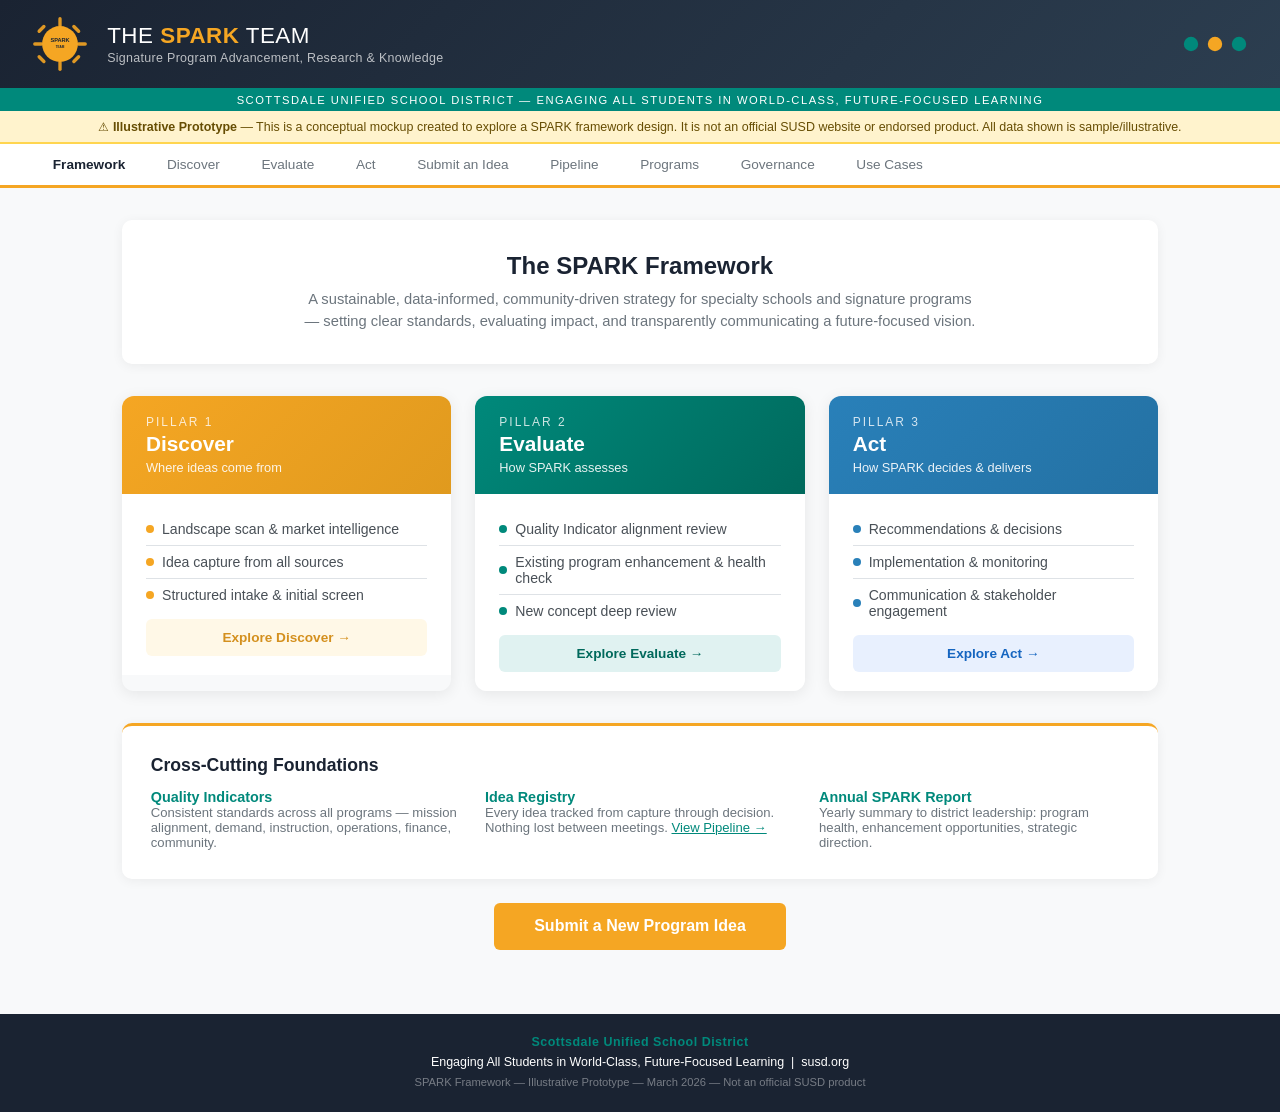
<file: SPARK/3. Intake system/mockup/index.html>
<!DOCTYPE html>
<html lang="en">
<head>
    <meta charset="UTF-8">
    <meta name="viewport" content="width=device-width, initial-scale=1.0">
    <meta name="robots" content="noindex, nofollow">
    <meta name="googlebot" content="noindex, nofollow">
    <title>SUSD SPARK — Specialty Program Framework</title>
    <style>
        :root {
            --spark-gold: #F5A623;
            --spark-gold-dark: #D4901E;
            --spark-gold-light: #FFF8E7;
            --susd-teal: #00897B;
            --susd-teal-dark: #00695C;
            --susd-teal-light: #E0F2F1;
            --dark: #1A2332;
            --dark-mid: #2C3E50;
            --gray-700: #495057;
            --gray-500: #6C757D;
            --gray-300: #DEE2E6;
            --gray-100: #F8F9FA;
            --white: #FFFFFF;
            --discover: #F5A623;
            --evaluate: #00897B;
            --act: #2980B9;
        }
        * { box-sizing: border-box; margin: 0; padding: 0; }
        body { font-family: 'Segoe UI', Tahoma, Geneva, Verdana, sans-serif; background: var(--gray-100); color: #333; }

        /* ===== HEADER ===== */
        .header {
            background: linear-gradient(135deg, var(--dark) 0%, var(--dark-mid) 100%);
            color: white; padding: 1rem 2rem; display: flex; align-items: center; gap: 1.2rem;
        }
        .spark-logo { width: 56px; height: 56px; flex-shrink: 0; }
        .spark-logo svg { width: 100%; height: 100%; }
        .header-text h1 { font-size: 1.4rem; font-weight: 300; letter-spacing: 0.5px; }
        .header-text h1 strong { font-weight: 700; color: var(--spark-gold); }
        .header-text .subtitle { font-size: 0.78rem; opacity: 0.7; margin-top: 0.15rem; letter-spacing: 0.3px; }
        .susd-bar {
            background: var(--susd-teal); color: white; text-align: center;
            padding: 0.35rem 1rem; font-size: 0.7rem; letter-spacing: 1.5px; text-transform: uppercase;
        }

        /* ===== NAV ===== */
        .nav { background: white; border-bottom: 3px solid var(--spark-gold); padding: 0 2rem;
            display: flex; gap: 0; overflow-x: auto; }
        .nav button { padding: 0.8rem 1.3rem; border: none; background: none; cursor: pointer;
            font-size: 0.85rem; color: var(--gray-500); border-bottom: 3px solid transparent;
            margin-bottom: -3px; white-space: nowrap; transition: all 0.2s; font-weight: 500; }
        .nav button:hover { color: var(--dark); background: var(--gray-100); }
        .nav button.active { color: var(--dark); border-bottom-color: var(--spark-gold); font-weight: 600; }

        /* ===== LAYOUT ===== */
        .main { max-width: 1100px; margin: 0 auto; padding: 2rem; }
        .page { display: none; }
        .page.active { display: block; }

        /* ===== CARDS ===== */
        .card { background: white; border-radius: 10px; box-shadow: 0 2px 12px rgba(0,0,0,0.06);
            padding: 1.8rem; margin-bottom: 1.5rem; }
        .card h2 { color: var(--dark); margin-bottom: 0.8rem; font-size: 1.3rem; }
        .card h3 { color: var(--dark-mid); margin: 1.2rem 0 0.5rem; font-size: 1.05rem; }

        /* ===== FRAMEWORK PILLARS ===== */
        .framework-row { display: flex; gap: 1.5rem; margin: 2rem 0; flex-wrap: wrap; }
        .pillar {
            flex: 1; min-width: 280px; border-radius: 12px; overflow: hidden; cursor: pointer;
            transition: all 0.3s; box-shadow: 0 3px 15px rgba(0,0,0,0.08); position: relative;
        }
        .pillar:hover { transform: translateY(-6px); box-shadow: 0 8px 30px rgba(0,0,0,0.15); }
        .pillar-header { padding: 1.2rem 1.5rem; color: white; }
        .pillar-header .pillar-num { font-size: 0.75rem; text-transform: uppercase; letter-spacing: 2px; opacity: 0.8; margin-bottom: 0.2rem; }
        .pillar-header h3 { font-size: 1.3rem; font-weight: 700; margin: 0; }
        .pillar-header .pillar-tag { font-size: 0.8rem; opacity: 0.9; margin-top: 0.2rem; }
        .pillar-body { padding: 1.2rem 1.5rem; background: white; }
        .pillar-body ul { list-style: none; padding: 0; }
        .pillar-body li { padding: 0.5rem 0; border-bottom: 1px solid var(--gray-300);
            font-size: 0.88rem; color: var(--gray-700); display: flex; align-items: center; gap: 0.5rem; }
        .pillar-body li:last-child { border-bottom: none; }
        .pillar-body li .dot { width: 8px; height: 8px; border-radius: 50%; flex-shrink: 0; }
        .pillar-body .pillar-cta { display: block; text-align: center; padding: 0.7rem;
            font-weight: 600; font-size: 0.85rem; margin-top: 0.5rem; border-radius: 6px;
            transition: all 0.2s; text-decoration: none; }

        .pillar-discover .pillar-header { background: linear-gradient(135deg, var(--discover) 0%, #E09A1E 100%); }
        .pillar-discover .dot { background: var(--discover); }
        .pillar-discover .pillar-cta { background: var(--spark-gold-light); color: var(--spark-gold-dark); }
        .pillar-discover .pillar-cta:hover { background: var(--discover); color: white; }
        .pillar-evaluate .pillar-header { background: linear-gradient(135deg, var(--evaluate) 0%, var(--susd-teal-dark) 100%); }
        .pillar-evaluate .dot { background: var(--evaluate); }
        .pillar-evaluate .pillar-cta { background: var(--susd-teal-light); color: var(--susd-teal-dark); }
        .pillar-evaluate .pillar-cta:hover { background: var(--evaluate); color: white; }
        .pillar-act .pillar-header { background: linear-gradient(135deg, var(--act) 0%, #2471A3 100%); }
        .pillar-act .dot { background: var(--act); }
        .pillar-act .pillar-cta { background: #E8F0FE; color: #1565C0; }
        .pillar-act .pillar-cta:hover { background: var(--act); color: white; }
        .pillar.active-pillar { outline: 3px solid var(--spark-gold); outline-offset: 2px; }

        /* ===== BREADCRUMB ===== */
        .breadcrumb { font-size: 0.82rem; color: var(--gray-500); margin-bottom: 1rem; }
        .breadcrumb a { color: var(--susd-teal); text-decoration: none; cursor: pointer; }
        .breadcrumb a:hover { text-decoration: underline; }

        /* ===== ENTRY POINTS ===== */
        .entry-grid { display: grid; grid-template-columns: repeat(auto-fill, minmax(180px, 1fr)); gap: 1rem; margin: 1.5rem 0; }
        .entry-card { background: white; border: 2px solid var(--gray-300); border-radius: 10px;
            padding: 1rem; text-align: center; cursor: pointer; transition: all 0.2s; }
        .entry-card:hover { border-color: var(--spark-gold); background: var(--spark-gold-light); }
        .entry-card .icon { font-size: 1.8rem; margin-bottom: 0.4rem; }
        .entry-card .label { font-weight: 600; font-size: 0.85rem; color: var(--dark); }
        .entry-card .desc { font-size: 0.73rem; color: var(--gray-500); margin-top: 0.2rem; }

        /* ===== PERSONA PANEL ===== */
        .persona-panel { background: white; border: 2px solid var(--spark-gold); border-radius: 12px;
            padding: 1.5rem; margin: 1.5rem 0; display: none; animation: fadeIn 0.3s ease; }
        .persona-panel.active { display: block; }
        @keyframes fadeIn { from { opacity: 0; transform: translateY(-10px); } to { opacity: 1; transform: translateY(0); } }
        .persona-panel h3 { color: var(--spark-gold-dark); margin-bottom: 0.5rem; }
        .persona-panel .scenario { background: var(--spark-gold-light); border-radius: 8px; padding: 0.8rem 1rem;
            margin: 0.6rem 0; font-size: 0.88rem; color: var(--gray-700); }
        .persona-panel .scenario strong { color: var(--dark); }
        .persona-actions { display: flex; gap: 0.8rem; margin-top: 1rem; flex-wrap: wrap; }

        /* ===== FORM ===== */
        .form-group { margin-bottom: 1.1rem; }
        .form-group label { display: block; font-weight: 600; margin-bottom: 0.25rem; color: var(--dark); font-size: 0.88rem; }
        .form-group .hint { font-size: 0.78rem; color: var(--gray-500); margin-bottom: 0.25rem; }
        .form-group input, .form-group textarea, .form-group select {
            width: 100%; padding: 0.55rem 0.7rem; border: 1px solid var(--gray-300);
            border-radius: 6px; font-size: 0.88rem; font-family: inherit; }
        .form-group textarea { min-height: 70px; resize: vertical; }
        .form-group input:focus, .form-group textarea:focus, .form-group select:focus {
            outline: none; border-color: var(--susd-teal); box-shadow: 0 0 0 3px rgba(0,137,123,0.1); }
        .checkbox-group { display: flex; flex-wrap: wrap; gap: 0.4rem 1.2rem; }
        .checkbox-group label { font-weight: 400; display: flex; align-items: center; gap: 0.3rem;
            cursor: pointer; font-size: 0.85rem; }
        .section-badge { display: inline-block; background: var(--susd-teal); color: white;
            padding: 0.12rem 0.5rem; border-radius: 4px; font-size: 0.68rem; font-weight: 600;
            margin-left: 0.4rem; vertical-align: middle; }

        /* ===== BUTTONS ===== */
        .btn { padding: 0.65rem 1.4rem; border: none; border-radius: 6px; cursor: pointer;
            font-size: 0.88rem; font-weight: 600; transition: all 0.2s; }
        .btn-gold { background: var(--spark-gold); color: white; }
        .btn-gold:hover { background: var(--spark-gold-dark); }
        .btn-teal { background: var(--susd-teal); color: white; }
        .btn-teal:hover { background: var(--susd-teal-dark); }
        .btn-outline { background: white; color: var(--dark); border: 2px solid var(--gray-300); }
        .btn-outline:hover { border-color: var(--spark-gold); }

        /* ===== REGISTRY TABLE ===== */
        .registry-table { width: 100%; border-collapse: collapse; font-size: 0.83rem; }
        .registry-table th { background: var(--dark); color: white; padding: 0.65rem;
            text-align: left; font-weight: 600; font-size: 0.8rem; }
        .registry-table td { padding: 0.55rem 0.65rem; border-bottom: 1px solid var(--gray-300); }
        .registry-table tr:hover { background: var(--susd-teal-light); }
        .badge { display: inline-block; padding: 0.15rem 0.55rem; border-radius: 10px;
            font-size: 0.72rem; font-weight: 600; }
        .badge-new { background: #FFF3CD; color: #856404; }
        .badge-screen { background: #D1ECF1; color: #0C5460; }
        .badge-review { background: #D4EDDA; color: #155724; }
        .badge-deep { background: #CFE2FF; color: #084298; }
        .badge-parked { background: #E2E3E5; color: #41464B; }
        .badge-concept { background: #F3E5F5; color: #6A1B9A; }

        /* ===== PROGRAM CARDS ===== */
        .program-grid { display: grid; grid-template-columns: repeat(auto-fill, minmax(260px, 1fr));
            gap: 1rem; margin: 1rem 0; }
        .program-card { background: white; border-left: 4px solid var(--susd-teal);
            border-radius: 0 8px 8px 0; padding: 0.9rem 1rem; box-shadow: 0 1px 4px rgba(0,0,0,0.06); }
        .program-card h4 { color: var(--dark); margin-bottom: 0.2rem; font-size: 0.95rem; }
        .program-card .schools { font-size: 0.78rem; color: var(--gray-500); }
        .program-card .tag { display: inline-block; background: var(--susd-teal-light); color: var(--susd-teal-dark);
            padding: 0.1rem 0.4rem; border-radius: 4px; font-size: 0.68rem; margin-top: 0.3rem; font-weight: 600; }

        /* ===== HEATMAP ===== */
        .heatmap { width: 100%; border-collapse: collapse; font-size: 0.82rem; margin: 1rem 0; }
        .heatmap th { background: var(--dark); color: white; padding: 0.5rem 0.6rem; font-size: 0.78rem; text-align: center; }
        .heatmap th:first-child { text-align: left; }
        .heatmap td { padding: 0.45rem 0.6rem; border: 1px solid var(--gray-300); text-align: center; }
        .heatmap td:first-child { text-align: left; font-weight: 600; color: var(--dark); }
        .heatmap tr:hover { background: var(--gray-100); }
        .heat-0 { background: #fff; }
        .heat-1 { background: #FFF8E7; }
        .heat-2 { background: #FFE8A1; }
        .heat-3 { background: #FFD54F; }
        .heat-active { background: var(--susd-teal-light); font-weight: 600; }
        .heat-explore { background: #FFF3CD; font-style: italic; }

        /* ===== STATS ===== */
        .stats-bar { display: flex; gap: 1rem; flex-wrap: wrap; margin-bottom: 1.5rem; }
        .stat-card { background: white; border-radius: 8px; padding: 0.8rem 1.2rem;
            box-shadow: 0 2px 8px rgba(0,0,0,0.06); flex: 1; min-width: 120px; text-align: center; }
        .stat-card .num { font-size: 1.8rem; font-weight: 700; color: var(--susd-teal); }
        .stat-card .label { font-size: 0.75rem; color: var(--gray-500); }

        /* ===== CALLOUT BOXES ===== */
        .callout { padding: 1.2rem; border-radius: 8px; margin: 1rem 0; }
        .callout-gold { background: var(--spark-gold-light); border-left: 4px solid var(--spark-gold); }
        .callout-teal { background: var(--susd-teal-light); border-left: 4px solid var(--susd-teal); }
        .callout h4 { margin-bottom: 0.4rem; }

        /* ===== USE CASE CARDS ===== */
        .uc-grid { display: grid; grid-template-columns: 1fr 1fr; gap: 1rem; margin: 1rem 0; }
        .uc-card { background: white; border-radius: 8px; padding: 1rem; border: 1px solid var(--gray-300);
            box-shadow: 0 1px 4px rgba(0,0,0,0.04); }
        .uc-card .uc-id { font-size: 0.72rem; color: var(--gray-500); font-weight: 600; margin-bottom: 0.2rem; }
        .uc-card h4 { font-size: 0.92rem; color: var(--dark); margin-bottom: 0.3rem; }
        .uc-card p { font-size: 0.82rem; color: var(--gray-700); line-height: 1.45; }
        .uc-card .uc-channel { display: inline-block; background: var(--spark-gold-light); color: var(--spark-gold-dark);
            padding: 0.1rem 0.4rem; border-radius: 4px; font-size: 0.68rem; font-weight: 600; margin-top: 0.4rem; }

        /* ===== GOVERNANCE TABLE ===== */
        .gov-table { width: 100%; border-collapse: collapse; font-size: 0.82rem; margin: 1rem 0; }
        .gov-table th { background: var(--susd-teal); color: white; padding: 0.55rem; text-align: left; font-size: 0.78rem; }
        .gov-table td { padding: 0.5rem 0.55rem; border-bottom: 1px solid var(--gray-300); vertical-align: top; }
        .gov-table tr:hover { background: var(--susd-teal-light); }

        /* ===== SUCCESS MSG ===== */
        .success-msg { background: #D4EDDA; border: 1px solid #C3E6CB; border-radius: 8px;
            padding: 1.5rem; text-align: center; display: none; }
        .success-msg h3 { color: #155724; margin-bottom: 0.5rem; }

        /* ===== FOOTER ===== */
        .footer {
            background: var(--dark); color: white; text-align: center; padding: 1.2rem;
            margin-top: 2rem; font-size: 0.78rem; line-height: 1.6;
        }
        .footer .susd-tagline { color: var(--susd-teal); font-weight: 600; letter-spacing: 0.5px; }
        .footer .proto { opacity: 0.4; font-size: 0.7rem; }

        /* ===== RESPONSIVE ===== */
        @media (max-width: 768px) {
            .framework-row { flex-direction: column; }
            .header { padding: 0.8rem 1rem; }
            .header-text h1 { font-size: 1.1rem; }
            .nav button { padding: 0.6rem 0.8rem; font-size: 0.78rem; }
            .main { padding: 1rem; }
            .uc-grid { grid-template-columns: 1fr; }
        }
        /* ===== DISCLAIMER ===== */
        .disclaimer-banner {
            background: #FFF3CD; border-bottom: 2px solid #FFD54F; padding: 0.5rem 2rem;
            font-size: 0.78rem; color: #664D03; text-align: center; font-weight: 500;
        }
        .disclaimer-inline {
            background: #FFF3CD; border: 1px solid #FFD54F; border-radius: 6px;
            padding: 0.5rem 0.8rem; font-size: 0.75rem; color: #664D03; margin-bottom: 1rem;
            text-align: center; font-style: italic;
        }
        @media print {
            .nav { display: none; }
            .disclaimer-banner { display: none; }
            .pillar { break-inside: avoid; }
        }
    </style>
</head>
<body>

<!-- HEADER -->
<div class="header">
    <div class="spark-logo">
        <svg viewBox="0 0 100 100" xmlns="http://www.w3.org/2000/svg">
            <circle cx="50" cy="50" r="32" fill="#F5A623"/>
            <g fill="#F5A623" opacity="0.9">
                <rect x="47" y="2" width="6" height="18" rx="3"/>
                <rect x="47" y="80" width="6" height="18" rx="3"/>
                <rect x="2" y="47" width="18" height="6" rx="3"/>
                <rect x="80" y="47" width="18" height="6" rx="3"/>
                <rect x="14" y="14" width="6" height="18" rx="3" transform="rotate(45 17 23)"/>
                <rect x="76" y="14" width="6" height="18" rx="3" transform="rotate(-45 79 23)"/>
                <rect x="14" y="68" width="6" height="18" rx="3" transform="rotate(-45 17 77)"/>
                <rect x="76" y="68" width="6" height="18" rx="3" transform="rotate(45 79 77)"/>
            </g>
            <text x="50" y="46" text-anchor="middle" font-size="10" font-weight="800" fill="#1A2332" font-family="sans-serif">SPARK</text>
            <text x="50" y="57" text-anchor="middle" font-size="5.5" font-weight="600" fill="#1A2332" font-family="sans-serif">TEAM</text>
        </svg>
    </div>
    <div class="header-text">
        <h1>THE <strong>SPARK</strong> TEAM</h1>
        <div class="subtitle">Signature Program Advancement, Research &amp; Knowledge</div>
    </div>
    <div style="margin-left:auto; display:flex; gap:6px;">
        <svg width="18" height="18" viewBox="0 0 20 20"><circle cx="10" cy="10" r="8" fill="#00897B"/></svg>
        <svg width="18" height="18" viewBox="0 0 20 20"><circle cx="10" cy="10" r="8" fill="#F5A623"/></svg>
        <svg width="18" height="18" viewBox="0 0 20 20"><circle cx="10" cy="10" r="8" fill="#00897B"/></svg>
    </div>
</div>
<div class="susd-bar">Scottsdale Unified School District &mdash; Engaging All Students in World-Class, Future-Focused Learning</div>
<div class="disclaimer-banner">&#x26A0; <strong>Illustrative Prototype</strong> &mdash; This is a conceptual mockup created to explore a SPARK framework design. It is not an official SUSD website or endorsed product. All data shown is sample/illustrative.</div>

<!-- NAV -->
<div class="nav">
    <button class="active" onclick="showPage('home')">Framework</button>
    <button onclick="showPage('discover')">Discover</button>
    <button onclick="showPage('evaluate')">Evaluate</button>
    <button onclick="showPage('act')">Act</button>
    <button onclick="showPage('submit')">Submit an Idea</button>
    <button onclick="showPage('pipeline')">Pipeline</button>
    <button onclick="showPage('programs')">Programs</button>
    <button onclick="showPage('governance')">Governance</button>
    <button onclick="showPage('usecases')">Use Cases</button>
</div>

<div class="main">

<!-- ==================== HOME / FRAMEWORK ==================== -->
<div id="page-home" class="page active">
    <div class="card" style="text-align:center; padding: 2rem 1.5rem;">
        <h2 style="font-size:1.5rem; margin-bottom:0.3rem;">The SPARK Framework</h2>
        <p style="color:var(--gray-500); max-width:680px; margin:0.5rem auto 0; font-size:0.92rem; line-height:1.5;">
            A sustainable, data-informed, community-driven strategy for specialty schools and signature programs &mdash;
            setting clear standards, evaluating impact, and transparently communicating a future-focused vision.
        </p>
    </div>

    <!-- THREE PILLARS -->
    <div class="framework-row">
        <div class="pillar pillar-discover" onclick="showPage('discover')">
            <div class="pillar-header">
                <div class="pillar-num">Pillar 1</div>
                <h3>Discover</h3>
                <div class="pillar-tag">Where ideas come from</div>
            </div>
            <div class="pillar-body">
                <ul>
                    <li><span class="dot"></span> Landscape scan &amp; market intelligence</li>
                    <li><span class="dot"></span> Idea capture from all sources</li>
                    <li><span class="dot"></span> Structured intake &amp; initial screen</li>
                </ul>
                <a class="pillar-cta" onclick="showPage('discover')">Explore Discover &rarr;</a>
            </div>
        </div>

        <div class="pillar pillar-evaluate" onclick="showPage('evaluate')">
            <div class="pillar-header">
                <div class="pillar-num">Pillar 2</div>
                <h3>Evaluate</h3>
                <div class="pillar-tag">How SPARK assesses</div>
            </div>
            <div class="pillar-body">
                <ul>
                    <li><span class="dot"></span> Quality Indicator alignment review</li>
                    <li><span class="dot"></span> Existing program enhancement &amp; health check</li>
                    <li><span class="dot"></span> New concept deep review</li>
                </ul>
                <a class="pillar-cta" onclick="showPage('evaluate')">Explore Evaluate &rarr;</a>
            </div>
        </div>

        <div class="pillar pillar-act" onclick="showPage('act')">
            <div class="pillar-header">
                <div class="pillar-num">Pillar 3</div>
                <h3>Act</h3>
                <div class="pillar-tag">How SPARK decides &amp; delivers</div>
            </div>
            <div class="pillar-body">
                <ul>
                    <li><span class="dot"></span> Recommendations &amp; decisions</li>
                    <li><span class="dot"></span> Implementation &amp; monitoring</li>
                    <li><span class="dot"></span> Communication &amp; stakeholder engagement</li>
                </ul>
                <a class="pillar-cta" onclick="showPage('act')">Explore Act &rarr;</a>
            </div>
        </div>
    </div>

    <!-- CROSS-CUTTING -->
    <div class="card" style="border-top: 3px solid var(--spark-gold);">
        <h2 style="font-size:1.1rem;">Cross-Cutting Foundations</h2>
        <div style="display:flex; flex-wrap:wrap; gap:1.5rem; margin-top:0.8rem;">
            <div style="flex:1; min-width:200px;">
                <h4 style="color:var(--susd-teal); font-size:0.9rem;">Quality Indicators</h4>
                <p style="font-size:0.82rem; color:var(--gray-500);">Consistent standards across all programs &mdash; mission alignment, demand, instruction, operations, finance, community.</p>
            </div>
            <div style="flex:1; min-width:200px;">
                <h4 style="color:var(--susd-teal); font-size:0.9rem;">Idea Registry</h4>
                <p style="font-size:0.82rem; color:var(--gray-500);">Every idea tracked from capture through decision. Nothing lost between meetings. <a href="#" onclick="showPage('pipeline');return false;" style="color:var(--susd-teal);">View Pipeline &rarr;</a></p>
            </div>
            <div style="flex:1; min-width:200px;">
                <h4 style="color:var(--susd-teal); font-size:0.9rem;">Annual SPARK Report</h4>
                <p style="font-size:0.82rem; color:var(--gray-500);">Yearly summary to district leadership: program health, enhancement opportunities, strategic direction.</p>
            </div>
        </div>
    </div>

    <div style="text-align:center; margin-top:1rem;">
        <button class="btn btn-gold" onclick="showPage('submit')" style="font-size:1rem; padding:0.9rem 2.5rem;">
            Submit a New Program Idea
        </button>
    </div>
</div>

<!-- ==================== DISCOVER ==================== -->
<div id="page-discover" class="page">
    <div class="breadcrumb"><a onclick="showPage('home')">Framework</a> &rsaquo; <strong style="color:var(--discover);">Discover</strong></div>

    <div class="card" style="border-top: 4px solid var(--discover);">
        <h2 style="color:var(--spark-gold-dark);">Discover &mdash; Where Ideas Come From</h2>
        <p style="color:var(--gray-500); margin-bottom:1.5rem;">
            SPARK maintains an always-on pipeline for new program ideas. Whether from a parent at open house,
            a teacher in the classroom, or a trend spotted in the market &mdash; every concept has a path into the system.
            <strong>Click a card below to see how your perspective fits.</strong>
        </p>

        <h3>Who brings ideas to SPARK?</h3>
        <div class="entry-grid">
            <div class="entry-card" onclick="showPersona('families')">
                <div class="icon">&#x1F468;&#x200D;&#x1F469;&#x200D;&#x1F467;&#x200D;&#x1F466;</div>
                <div class="label">Families &amp; Community</div>
                <div class="desc">Parents, residents, advocates</div>
            </div>
            <div class="entry-card" onclick="showPersona('educators')">
                <div class="icon">&#x1F3EB;</div>
                <div class="label">Educators &amp; Staff</div>
                <div class="desc">Teachers, coaches, principals</div>
            </div>
            <div class="entry-card" onclick="showPersona('grants')">
                <div class="icon">&#x1F4A1;</div>
                <div class="label">Innovation &amp; Grants</div>
                <div class="desc">Pilots, partner funding</div>
            </div>
            <div class="entry-card" onclick="showPersona('cte')">
                <div class="icon">&#x1F6E0;&#xFE0F;</div>
                <div class="label">CTE Pathways</div>
                <div class="desc">Career &amp; tech education</div>
            </div>
            <div class="entry-card" onclick="showPersona('spark')">
                <div class="icon">&#x2B50;</div>
                <div class="label">SPARK Team</div>
                <div class="desc">Committee &amp; subgroups</div>
            </div>
            <div class="entry-card" onclick="showPersona('landscape')">
                <div class="icon">&#x1F50D;</div>
                <div class="label">Landscape Scan</div>
                <div class="desc">Trends &amp; gap analysis</div>
            </div>
            <div class="entry-card" onclick="showPersona('students')">
                <div class="icon">&#x1F393;</div>
                <div class="label">Student Voice</div>
                <div class="desc">What students want</div>
            </div>
        </div>

        <!-- PERSONA PANELS -->
        <div id="persona-families" class="persona-panel">
            <h3>&#x1F468;&#x200D;&#x1F469;&#x200D;&#x1F467;&#x200D;&#x1F466; Families &amp; Community Members</h3>
            <p style="font-size:0.9rem; color:var(--gray-700);">Parents and community members are often the first to identify unmet needs or exciting possibilities.</p>
            <div class="scenario"><strong>You might be thinking:</strong> "My child would thrive in an arts-focused school, but nothing like that exists in SUSD" or "Other districts offer XYZ &mdash; why don't we?"</div>
            <div class="scenario"><strong>Real-world example:</strong> A parent group notices students leaving for a nearby charter with a STEM focus. They organize feedback showing demand for similar programming within SUSD. Their input enters as a community interest submission.</div>
            <p style="font-size:0.85rem; color:var(--gray-500); margin-top:0.6rem;">You don't need a fully developed proposal. A clear description of the need and who it would serve is a great start.</p>
            <div class="persona-actions">
                <button class="btn btn-gold" onclick="startSubmit('Parent / Family Member')">Submit Your Idea &rarr;</button>
                <button class="btn btn-outline" onclick="showPage('programs')">See Current Programs</button>
            </div>
        </div>

        <div id="persona-educators" class="persona-panel">
            <h3>&#x1F3EB; Educators &amp; School Staff</h3>
            <p style="font-size:0.9rem; color:var(--gray-700);">Teachers and principals see what works (and what's missing) every day. Site-level innovation is a powerful entry point.</p>
            <div class="scenario"><strong>You might be thinking:</strong> "My elective pilot has strong student outcomes &mdash; could this become a signature program?" or "Our school needs a pathway that connects to local employers."</div>
            <div class="scenario"><strong>Real-world example:</strong> A teacher proposes an entrepreneurship elective based on strong student engagement. It starts as a site-level pilot and, with evidence of impact, enters the SPARK pipeline for possible expansion.</div>
            <p style="font-size:0.85rem; color:var(--gray-500); margin-top:0.6rem;">Your classroom insights and student data are invaluable. Include any evidence of impact or student interest you have.</p>
            <div class="persona-actions">
                <button class="btn btn-gold" onclick="startSubmit('Teacher / Educator')">Submit Your Idea &rarr;</button>
                <button class="btn btn-outline" onclick="showPage('programs')">See Current Programs</button>
            </div>
        </div>

        <div id="persona-grants" class="persona-panel">
            <h3>&#x1F4A1; Innovation Grants &amp; Partner-Driven Opportunities</h3>
            <p style="font-size:0.9rem; color:var(--gray-700);">External funding and partnerships can accelerate innovation &mdash; but sustainability matters as much as the initial opportunity.</p>
            <div class="scenario"><strong>You might be thinking:</strong> "We have a grant opportunity that could fund a new STEM lab &mdash; how do we evaluate if it fits SUSD's strategy?"</div>
            <div class="scenario"><strong>Real-world example:</strong> A university partner offers funding for a dual-enrollment program. SPARK evaluates not just the grant terms but the long-term viability after funding ends, ensuring it aligns with district priorities.</div>
            <p style="font-size:0.85rem; color:var(--gray-500); margin-top:0.6rem;">Funding is an important factor but not the only criterion. Include the sustainability plan and alignment to district goals.</p>
            <div class="persona-actions">
                <button class="btn btn-gold" onclick="startSubmit('Business / Industry Partner')">Submit Your Idea &rarr;</button>
                <button class="btn btn-outline" onclick="showPage('usecases')">See Example Scenarios</button>
            </div>
        </div>

        <div id="persona-cte" class="persona-panel">
            <h3>&#x1F6E0;&#xFE0F; CTE Pathways &amp; Career Readiness</h3>
            <p style="font-size:0.9rem; color:var(--gray-700);">Career and Technical Education pathways connect students to workforce opportunities and align with Arizona's Profile of a Graduate.</p>
            <div class="scenario"><strong>You might be thinking:</strong> "Local employers are asking for specific skills. Could we build a pathway that gives students real credentials?"</div>
            <div class="scenario"><strong>Real-world example:</strong> The CTE team identifies growing demand for healthcare careers. They propose a health sciences pathway with hospital partnerships and industry certifications, entering through the structured intake process.</div>
            <div class="persona-actions">
                <button class="btn btn-gold" onclick="startSubmit('Business / Industry Partner')">Submit Your Idea &rarr;</button>
                <button class="btn btn-outline" onclick="showPage('pipeline')">View Current Pipeline</button>
            </div>
        </div>

        <div id="persona-spark" class="persona-panel">
            <h3>&#x2B50; SPARK Team &amp; Subgroups</h3>
            <p style="font-size:0.9rem; color:var(--gray-700);">SPARK members identify opportunities through committee work, concept studies, and portfolio analysis. Subgroups (e.g., Gifted/Advanced, Arts) develop concepts collaboratively.</p>
            <div class="scenario"><strong>You might be thinking:</strong> "Our concept study shows strong benchmarks for a gifted hub &mdash; we're ready to formalize this into a proposal."</div>
            <div class="scenario"><strong>Real-world example:</strong> The SPARK landscape review reveals an unmet demand segment. A concept study subgroup is formed, benchmarks are gathered, and when the concept matures, it enters the formal intake pipeline with evidence and a recommended model.</div>
            <div class="persona-actions">
                <button class="btn btn-gold" onclick="startSubmit('SPARK Team Member')">Submit Your Idea &rarr;</button>
                <button class="btn btn-outline" onclick="showPage('governance')">View Governance Model</button>
            </div>
        </div>

        <div id="persona-landscape" class="persona-panel">
            <h3>&#x1F50D; Landscape Scan &amp; Proactive Discovery</h3>
            <p style="font-size:0.9rem; color:var(--gray-700);">SPARK doesn't just wait for ideas to arrive &mdash; it actively scans for trends, gaps, and opportunities through periodic landscape assessments.</p>
            <div class="scenario"><strong>What this looks like:</strong> Quarterly review of enrollment trends, nearby district/charter/private program launches, national education trends, workforce signals, and mobility/choice data.</div>
            <div class="scenario"><strong>Real-world example:</strong> Enrollment data shows students leaving a feeder pattern for a nearby charter. SPARK investigates whether a programmatic response (not necessarily a new program) could address the underlying need.</div>
            <div class="persona-actions">
                <button class="btn btn-teal" onclick="showPage('pipeline')">View Current Pipeline</button>
                <button class="btn btn-outline" onclick="showPage('usecases')">See Example Scenarios</button>
            </div>
        </div>

        <div id="persona-students" class="persona-panel">
            <h3>&#x1F393; Student Voice</h3>
            <p style="font-size:0.9rem; color:var(--gray-700);">Students are the ultimate beneficiaries of specialty programs. Their perspectives on what engages, challenges, and inspires them are essential input.</p>
            <div class="scenario"><strong>You might be thinking:</strong> "I wish my school had a class where I could build real things" or "I want to study something my school doesn't offer."</div>
            <div class="scenario"><strong>How it works:</strong> Student input comes through surveys, student government, and direct feedback channels. SPARK considers student interest data as a key demand signal when evaluating new concepts.</div>
            <div class="persona-actions">
                <button class="btn btn-gold" onclick="startSubmit('Student')">Share Your Idea &rarr;</button>
                <button class="btn btn-outline" onclick="showPage('programs')">See Current Programs</button>
            </div>
        </div>

        <h3>Structured Intake</h3>
        <p style="font-size:0.9rem; color:var(--gray-700); margin-bottom:0.8rem;">
            All ideas enter through a consistent <strong>Intake Form</strong> &mdash; a 15-minute structured questionnaire
            aligned to SUSD's Quality Indicators. This ensures every concept is captured with enough detail for fair review.
        </p>
        <button class="btn btn-gold" onclick="showPage('submit')">Open the Intake Form &rarr;</button>

        <h3>Preliminary Screen</h3>
        <p style="font-size:0.9rem; color:var(--gray-700);">
            SPARK leadership performs a quick check: Is this a duplicate? Is there an obvious blocker?
            Does it meet a minimum viability threshold? Ideas that pass move to <strong>Evaluate</strong>.
            Others are <em>parked</em> in the registry (tracked, not lost) or <em>redirected</em> to an existing program.
        </p>

        <div class="callout callout-gold" style="margin-top:1.2rem;">
            <h4 style="color:var(--spark-gold-dark);">Periodic Landscape Scan</h4>
            <p style="font-size:0.85rem; color:var(--gray-700);">
                Quarterly, SPARK reviews: open enrollment trends, nearby district/charter/private program launches,
                national education trends, and workforce signals. Findings feed directly into the Idea Registry.
            </p>
        </div>
    </div>
</div>

<!-- ==================== EVALUATE ==================== -->
<div id="page-evaluate" class="page">
    <div class="breadcrumb"><a onclick="showPage('home')">Framework</a> &rsaquo; <strong style="color:var(--evaluate);">Evaluate</strong></div>

    <div class="card" style="border-top: 4px solid var(--evaluate);">
        <h2 style="color:var(--susd-teal-dark);">Evaluate &mdash; How SPARK Assesses</h2>
        <p style="color:var(--gray-500); margin-bottom:1.5rem;">
            SPARK uses consistent, QI-aligned evaluation for both <strong>new concepts</strong> entering the pipeline
            and <strong>existing programs</strong> seeking enhancement. The same quality standards apply across the board.
        </p>

        <div style="display:grid; grid-template-columns: 1fr 1fr; gap:1.5rem; margin:1.5rem 0;">
            <div class="callout callout-teal">
                <h4 style="color:var(--susd-teal-dark);">New Concept Review</h4>
                <p style="font-size:0.85rem;">
                    New ideas are reviewed against SUSD's <strong>6 Quality Indicator categories</strong> to assess alignment, demand,
                    instructional quality, feasibility, financial sustainability, and community fit.
                </p>
                <div style="margin-top:0.8rem;">
                    <p style="font-size:0.82rem; color:var(--gray-700); font-weight:600; margin-bottom:0.4rem;">Quality Indicator Categories:</p>
                    <ul style="font-size:0.82rem; color:var(--gray-700); margin-left:1rem; list-style:disc;">
                        <li>Mission &amp; Strategic Alignment</li>
                        <li>Student Demand &amp; Access</li>
                        <li>Instructional Quality</li>
                        <li>Operational Feasibility</li>
                        <li>Financial Sustainability</li>
                        <li>Community &amp; Stakeholder Alignment</li>
                    </ul>
                    <p style="font-size:0.78rem; color:var(--gray-500); margin-top:0.6rem; font-style:italic;">
                        Specific scoring methodology and thresholds are under development with the SPARK team.
                    </p>
                </div>
            </div>
            <div class="callout callout-teal">
                <h4 style="color:var(--susd-teal-dark);">Existing Program Enhancement</h4>
                <p style="font-size:0.85rem;">
                    Existing programs have a proven thesis &mdash; approved by the Board and valued by the community.
                    SPARK's role is to <strong>identify opportunities to enhance and uplift</strong> these programs,
                    using the QI framework as a lens for continuous improvement.
                </p>
                <p style="font-size:0.82rem; margin-top:0.6rem; color:var(--gray-700);">
                    The Program Review sub-team works with program leads to surface strengths, identify gaps, and
                    recommend targeted investments that help established programs reach their full potential.
                </p>
                <p style="font-size:0.82rem; margin-top:0.4rem; color:var(--gray-500);">
                    <strong>Current focus:</strong> MSA (Math/Science Academy) and STEM programs are under collaborative review.
                </p>
            </div>
        </div>

        <h3>Deep Review</h3>
        <p style="font-size:0.9rem; color:var(--gray-700);">
            Concepts that advance from initial review are assigned to a SPARK <strong>Design Team</strong> (new concepts)
            or <strong>Review Team</strong> (existing programs). These sub-teams conduct comprehensive evaluation
            using the full Quality Indicator framework, evidence packs, and stakeholder input.
        </p>

        <div style="text-align:center; margin-top:1.2rem;">
            <button class="btn btn-teal" onclick="showPage('pipeline')">View Current Pipeline &rarr;</button>
        </div>
    </div>
</div>

<!-- ==================== ACT ==================== -->
<div id="page-act" class="page">
    <div class="breadcrumb"><a onclick="showPage('home')">Framework</a> &rsaquo; <strong style="color:var(--act);">Act</strong></div>

    <div class="card" style="border-top: 4px solid var(--act);">
        <h2 style="color:#1565C0;">Act &mdash; How SPARK Decides &amp; Delivers</h2>
        <p style="color:var(--gray-500); margin-bottom:1.5rem;">
            SPARK translates evaluation into clear, transparent decisions and supports implementation with
            measurable plans and ongoing monitoring.
        </p>

        <h3>Decision Framework</h3>
        <div style="display:grid; grid-template-columns: repeat(4, 1fr); gap:0.8rem; margin:1rem 0;">
            <div style="background:#D4EDDA; border-radius:8px; padding:1rem; text-align:center;">
                <div style="font-size:1.3rem; margin-bottom:0.3rem;">&#x2705;</div>
                <div style="font-weight:700; font-size:0.85rem; color:#155724;">Approve for Pilot</div>
                <div style="font-size:0.75rem; color:#155724;">Ready with implementation plan</div>
            </div>
            <div style="background:#CFE2FF; border-radius:8px; padding:1rem; text-align:center;">
                <div style="font-size:1.3rem; margin-bottom:0.3rem;">&#x1F527;</div>
                <div style="font-weight:700; font-size:0.85rem; color:#084298;">Design Phase</div>
                <div style="font-size:0.75rem; color:#084298;">Needs further development</div>
            </div>
            <div style="background:#FFF3CD; border-radius:8px; padding:1rem; text-align:center;">
                <div style="font-size:1.3rem; margin-bottom:0.3rem;">&#x23F3;</div>
                <div style="font-weight:700; font-size:0.85rem; color:#856404;">Defer</div>
                <div style="font-size:0.75rem; color:#856404;">Promising &mdash; revisit when conditions align</div>
            </div>
            <div style="background:#F8D7DA; border-radius:8px; padding:1rem; text-align:center;">
                <div style="font-size:1.3rem; margin-bottom:0.3rem;">&#x1F6AB;</div>
                <div style="font-weight:700; font-size:0.85rem; color:#842029;">Decline</div>
                <div style="font-size:0.75rem; color:#842029;">Documented rationale</div>
            </div>
        </div>

        <h3>Implementation &amp; Monitoring</h3>
        <p style="font-size:0.9rem; color:var(--gray-700);">
            Approved programs receive tiered implementation plans with measurable goals,
            designated program leads, and capacity-building support (staffing, funding, professional learning).
            SPARK monitors progress and reports annually to district leadership.
        </p>

        <h3>Communication &amp; Stakeholder Engagement</h3>
        <p style="font-size:0.9rem; color:var(--gray-700);">
            Every decision comes with a clear "why." SPARK supports transparent communication to families
            and community &mdash; sharing value, purpose, and progress of specialty programs across the district.
        </p>
    </div>
</div>

<!-- ==================== SUBMIT ==================== -->
<div id="page-submit" class="page">
    <div class="breadcrumb"><a onclick="showPage('home')">Framework</a> &rsaquo; <a onclick="showPage('discover')">Discover</a> &rsaquo; <strong>Submit an Idea</strong></div>

    <div class="card">
        <h2>Submit a New Program Idea</h2>
        <div class="disclaimer-inline">&#x26A0; Illustrative prototype &mdash; this form does not submit data. It demonstrates the proposed intake experience.</div>
        <p style="color:var(--gray-500); margin-bottom:1.5rem;">
            Share your idea for a new or expanded program at SUSD. Anyone can submit &mdash; parents, educators,
            community members, students. Takes about 15 minutes. You don't need all the answers.
        </p>

        <div id="intake-form">
            <h3>About You</h3>
            <div style="display: grid; grid-template-columns: 1fr 1fr; gap: 0.8rem;">
                <div class="form-group"><label>Your Name</label><input type="text" placeholder="Jane Smith"></div>
                <div class="form-group"><label>Email</label><input type="email" placeholder="jane@example.com"></div>
                <div class="form-group"><label>Your Role</label>
                    <select id="role-select"><option>Select...</option><option>Parent / Family Member</option><option>Teacher / Educator</option>
                    <option>School Administrator</option><option>Community Member</option><option>Student</option>
                    <option>Business / Industry Partner</option><option>SPARK Team Member</option></select>
                </div>
                <div class="form-group"><label>School / Organization</label><input type="text" placeholder="(if applicable)"></div>
            </div>

            <h3>Your Program Idea</h3>
            <div class="form-group"><label>Program / Concept Name</label><input type="text" placeholder='e.g., "Environmental Science & Sustainability Academy"'></div>
            <div class="form-group"><label>One-Sentence Summary</label><input type="text" placeholder="Describe the idea in one sentence"></div>
            <div class="form-group"><label>Detailed Description</label>
                <div class="hint">What would students experience? What makes it distinctive?</div>
                <textarea placeholder="Tell us more about your vision..."></textarea>
            </div>
            <div class="form-group"><label>Target Grade Levels</label>
                <div class="checkbox-group"><label><input type="checkbox"> K-2</label><label><input type="checkbox"> 3-5</label>
                <label><input type="checkbox"> 6-8</label><label><input type="checkbox"> 9-12</label></div>
            </div>
            <div class="form-group"><label>Program Type</label>
                <select><option>Select...</option><option>New Signature Program</option><option>New Specialty Program (within a school)</option>
                <option>Expansion of Existing Program</option><option>Redesign of Existing Program</option><option>Pilot / Trial</option></select>
            </div>

            <h3>Strategic Alignment <span class="section-badge">QI-1</span></h3>
            <div class="form-group"><label>Which SUSD strategic priorities does this support?</label>
                <div class="checkbox-group">
                    <label><input type="checkbox"> Innovation &amp; future-focused learning</label>
                    <label><input type="checkbox"> Student achievement</label>
                    <label><input type="checkbox"> Enrollment growth &amp; retention</label>
                    <label><input type="checkbox"> Equity &amp; access</label>
                    <label><input type="checkbox"> Community partnerships</label>
                    <label><input type="checkbox"> Career &amp; workforce readiness</label>
                </div>
            </div>
            <div class="form-group"><label>How does this differentiate SUSD?</label><textarea placeholder="From charters, private schools, nearby districts..."></textarea></div>

            <h3>Student Demand <span class="section-badge">QI-2</span></h3>
            <div class="form-group"><label>What evidence of demand exists?</label>
                <div class="checkbox-group">
                    <label><input type="checkbox"> Parent/family requests</label>
                    <label><input type="checkbox"> Enrollment trends</label>
                    <label><input type="checkbox"> Waitlist data</label>
                    <label><input type="checkbox"> National trends</label>
                    <label><input type="checkbox"> Student surveys</label>
                    <label><input type="checkbox"> Early-stage idea (no data yet)</label>
                </div>
            </div>

            <h3>Instructional Model <span class="section-badge">QI-3</span></h3>
            <div class="form-group"><label>Proposed approach</label><textarea placeholder="e.g., project-based, dual language, competency-based, lab/hands-on..."></textarea></div>
            <div class="form-group"><label>Existing models or exemplars?</label><textarea placeholder='e.g., "Similar to XYZ program at [district]"'></textarea></div>

            <h3>Feasibility &amp; Cost <span class="section-badge">QI-4 &amp; QI-5</span></h3>
            <div style="display: grid; grid-template-columns: 1fr 1fr; gap: 0.8rem;">
                <div class="form-group"><label>Timeline to launch</label>
                    <select><option>Select...</option><option>Next school year</option><option>1-2 years</option><option>2+ years</option><option>Not sure</option></select>
                </div>
                <div class="form-group"><label>Estimated startup costs</label>
                    <select><option>Select...</option><option>Minimal (&lt;$10K)</option><option>Moderate ($10K-$100K)</option><option>Significant ($100K+)</option><option>Unknown</option></select>
                </div>
            </div>
            <div class="form-group"><label>Potential partnerships?</label><textarea placeholder="Community, business, higher-ed partners?"></textarea></div>

            <h3>Anything Else</h3>
            <div class="form-group"><label>Additional context</label><textarea placeholder="Urgency, related initiatives, risks..."></textarea></div>
            <div class="form-group"><label>Would you like to be involved?</label>
                <select><option>Select...</option><option>Yes &mdash; join a Design Team</option><option>Yes &mdash; resource/advisor</option><option>No &mdash; just submitting</option></select>
            </div>

            <div style="margin-top:1.5rem; display:flex; gap:0.8rem;">
                <button class="btn btn-gold" onclick="submitForm()">Submit Idea</button>
                <button class="btn btn-outline">Save Draft</button>
            </div>
        </div>

        <div id="success-msg" class="success-msg">
            <h3>Thank You! Your Idea Has Been Submitted.</h3>
            <p>Registered as <strong>SPARK-INTAKE-007</strong>. The SPARK team will review within 2 weeks.</p>
            <div style="margin-top:1rem;">
                <button class="btn btn-teal" onclick="showPage('pipeline')">View Pipeline</button>
                <button class="btn btn-outline" onclick="resetForm()" style="margin-left:0.5rem;">Submit Another</button>
            </div>
        </div>
    </div>
</div>

<!-- ==================== PIPELINE ==================== -->
<div id="page-pipeline" class="page">
    <div class="breadcrumb"><a onclick="showPage('home')">Framework</a> &rsaquo; <strong>Idea Pipeline</strong></div>

    <div class="disclaimer-inline">&#x26A0; Illustrative prototype &mdash; pipeline entries are sample data for demonstration purposes.</div>

    <div class="stats-bar">
        <div class="stat-card"><div class="num">8</div><div class="label">Total Ideas</div></div>
        <div class="stat-card"><div class="num">2</div><div class="label">New / Screen</div></div>
        <div class="stat-card"><div class="num">2</div><div class="label">Concept Study</div></div>
        <div class="stat-card"><div class="num">2</div><div class="label">In Review</div></div>
        <div class="stat-card"><div class="num">1</div><div class="label">Deep Review</div></div>
        <div class="stat-card"><div class="num">1</div><div class="label">Parked</div></div>
    </div>

    <div class="card">
        <h2>SPARK Idea Pipeline</h2>
        <div style="overflow-x:auto;">
            <table class="registry-table">
                <thead><tr><th>ID</th><th>Concept</th><th>Source</th><th>Stage</th><th>QI Focus Areas</th><th>Next Action</th></tr></thead>
                <tbody>
                    <tr><td>SPARK-001</td><td><strong>Environmental Science &amp; Sustainability Academy</strong></td><td>Community</td><td><span class="badge badge-new">New</span></td><td>&mdash;</td><td>Initial screen</td></tr>
                    <tr><td>SPARK-002</td><td><strong>AI &amp; Robotics Pathway (MS)</strong></td><td>Landscape</td><td><span class="badge badge-screen">Screen</span></td><td>&mdash;</td><td>Review at Q2</td></tr>
                    <tr><td>CON-01</td><td><strong>Gifted &amp; Advanced Studies Hub</strong><br><small style="color:var(--gray-500)">Magnet academy concept study</small></td><td>Leadership / Community</td><td><span class="badge badge-concept">Concept Study</span></td><td>Demand, Equity/Access, Instructional Model</td><td>Concept brief &amp; options</td></tr>
                    <tr><td>CON-02</td><td><strong>Arts Magnet / Arts Hub School</strong><br><small style="color:var(--gray-500)">Echo Canyon site potential</small></td><td>SPARK Team</td><td><span class="badge badge-concept">Concept Study</span></td><td>Feasibility, Demand, Community</td><td>Define scope &amp; sponsor</td></tr>
                    <tr><td>SPARK-003</td><td><strong>Student Innovation Lab</strong><br><small style="color:var(--gray-500)">BOP entrepreneurship extension</small></td><td>CTE/Grants</td><td><span class="badge badge-review">Review</span></td><td>Instructional Quality, Feasibility</td><td>Deep review</td></tr>
                    <tr><td>SPARK-004</td><td><strong>Arts Magnet Program</strong><br><small style="color:var(--gray-500)">Echo Canyon site &mdash; formal proposal</small></td><td>SPARK Team</td><td><span class="badge badge-deep">Deep Review</span></td><td>All 6 QI categories</td><td>Final recommendation</td></tr>
                    <tr><td>SPARK-005</td><td><strong>Early College High School</strong></td><td>Landscape</td><td><span class="badge badge-screen">Screen</span></td><td>&mdash;</td><td>Review at Q2</td></tr>
                    <tr><td>SPARK-006</td><td><strong>Mandarin Dual Language</strong></td><td>Parents</td><td><span class="badge badge-parked">Parked</span></td><td>Demand data needed</td><td>Re-evaluate Q3</td></tr>
                </tbody>
            </table>
        </div>
        <p style="color:var(--gray-500); font-size:0.78rem; margin-top:0.8rem; font-style:italic;">Sample data for demonstration. QI Focus Areas indicate which Quality Indicator categories are primary areas of review for each concept.</p>
    </div>
</div>

<!-- ==================== PROGRAMS ==================== -->
<div id="page-programs" class="page">
    <div class="breadcrumb"><a onclick="showPage('home')">Framework</a> &rsaquo; <strong>Current Programs</strong></div>

    <div class="disclaimer-inline">&#x26A0; Illustrative prototype &mdash; program placements are approximate and shown for demonstration purposes.</div>

    <div class="card">
        <h2>Program Portfolio &mdash; Theme &times; Grade Band</h2>
        <p style="color:var(--gray-500); margin-bottom:1rem;">Where do current programs and pipeline concepts sit across themes and grade levels? Click any active program to visit its SUSD page.</p>
        <div style="overflow-x:auto;">
            <table class="heatmap">
                <thead>
                    <tr><th>Theme</th><th>PK-5</th><th>6-8</th><th>9-12</th><th>K-8</th><th>Districtwide</th></tr>
                </thead>
                <tbody>
                    <tr>
                        <td>STEM / STEAM</td>
                        <td class="heat-active"><a href="https://www.susd.org/academics/academic-programs/stem-certified-schools" target="_blank" style="color:inherit;text-decoration:none;border-bottom:1px dotted var(--susd-teal);">STEM Certified</a><br><small>Navajo, Laguna</small></td>
                        <td class="heat-active"><a href="https://www.susd.org/academics/academic-programs/math-science-academy" target="_blank" style="color:inherit;text-decoration:none;border-bottom:1px dotted var(--susd-teal);">MSA</a><br><small>Mohave MS</small></td>
                        <td class="heat-active"><a href="https://saguaro.susd.org/academics/math-science-academy" target="_blank" style="color:inherit;text-decoration:none;border-bottom:1px dotted var(--susd-teal);">MSA</a><br><small>Saguaro HS</small></td>
                        <td class="heat-0"></td>
                        <td class="heat-explore">AI &amp; Robotics<br><small style="color:var(--spark-gold-dark);">Pipeline</small></td>
                    </tr>
                    <tr>
                        <td>Arts</td>
                        <td class="heat-explore"><a href="#" onclick="showPage('pipeline');return false;" style="color:inherit;text-decoration:none;border-bottom:1px dotted var(--spark-gold);">Arts Hub</a><br><small style="color:var(--spark-gold-dark);">Concept Study</small></td>
                        <td class="heat-explore"><a href="#" onclick="showPage('pipeline');return false;" style="color:inherit;text-decoration:none;border-bottom:1px dotted var(--spark-gold);">Arts Hub</a><br><small style="color:var(--spark-gold-dark);">Concept Study</small></td>
                        <td class="heat-0"></td>
                        <td class="heat-0"></td>
                        <td class="heat-0"></td>
                    </tr>
                    <tr>
                        <td>Gifted / Advanced</td>
                        <td class="heat-active"><a href="https://www.susd.org/departments/gifted/comprehensive-gifted-program" target="_blank" style="color:inherit;text-decoration:none;border-bottom:1px dotted var(--susd-teal);">CGP</a><br><small>Kiva, Redfield, Tavan</small></td>
                        <td class="heat-active"><a href="https://www.susd.org/departments/gifted/comprehensive-gifted-program" target="_blank" style="color:inherit;text-decoration:none;border-bottom:1px dotted var(--susd-teal);">CGP</a><br><small>Desert Canyon, Ingleside</small></td>
                        <td class="heat-0"></td>
                        <td class="heat-explore"><a href="#" onclick="showPage('pipeline');return false;" style="color:inherit;text-decoration:none;border-bottom:1px dotted var(--spark-gold);">Gifted Hub</a><br><small style="color:var(--spark-gold-dark);">Concept Study</small></td>
                        <td class="heat-0"></td>
                    </tr>
                    <tr>
                        <td>Language / DLI</td>
                        <td class="heat-active"><a href="https://www.susd.org/academics/academic-programs/dual-language-immersion" target="_blank" style="color:inherit;text-decoration:none;border-bottom:1px dotted var(--susd-teal);">DLI</a><br><small>Pueblo, Desert Canyon</small></td>
                        <td class="heat-active"><a href="https://www.susd.org/academics/academic-programs/dual-language-immersion" target="_blank" style="color:inherit;text-decoration:none;border-bottom:1px dotted var(--susd-teal);">DLI</a><br><small>Mohave, DCMS</small></td>
                        <td class="heat-active"><a href="https://www.susd.org/academics/academic-programs/dual-language-immersion" target="_blank" style="color:inherit;text-decoration:none;border-bottom:1px dotted var(--susd-teal);">DLI</a><br><small>Saguaro, Desert Mtn</small></td>
                        <td class="heat-0"></td>
                        <td class="heat-explore">Mandarin DLI exp.<br><small style="color:var(--spark-gold-dark);">Parked</small></td>
                    </tr>
                    <tr>
                        <td>College / Career</td>
                        <td class="heat-0"></td>
                        <td class="heat-active"><a href="https://www.susd.org/academics/academic-programs/avid" target="_blank" style="color:inherit;text-decoration:none;border-bottom:1px dotted var(--susd-teal);">AVID</a><br><small>Multiple sites</small></td>
                        <td class="heat-active"><a href="https://www.susd.org/academics/academic-programs/career-and-college-readiness" target="_blank" style="color:inherit;text-decoration:none;border-bottom:1px dotted var(--susd-teal);">CCR / CTE</a><br><small>All 5 comp. HS</small></td>
                        <td class="heat-0"></td>
                        <td class="heat-explore">Early College HS<br><small style="color:var(--spark-gold-dark);">Pipeline</small></td>
                    </tr>
                    <tr>
                        <td>Traditional / Structure</td>
                        <td class="heat-0"></td>
                        <td class="heat-0"></td>
                        <td class="heat-0"></td>
                        <td class="heat-active"><a href="https://www.susd.org/academics/traditional-school" target="_blank" style="color:inherit;text-decoration:none;border-bottom:1px dotted var(--susd-teal);">Traditional</a><br><small>Cheyenne (PK-8)</small></td>
                        <td class="heat-0"></td>
                    </tr>
                    <tr>
                        <td>International (IB)</td>
                        <td class="heat-active"><a href="https://www.susd.org/academics/academic-programs/international-baccalaureate" target="_blank" style="color:inherit;text-decoration:none;border-bottom:1px dotted var(--susd-teal);">IB PYP</a><br><small>Anasazi</small></td>
                        <td class="heat-active"><a href="https://www.susd.org/academics/academic-programs/international-baccalaureate" target="_blank" style="color:inherit;text-decoration:none;border-bottom:1px dotted var(--susd-teal);">IB MYP</a><br><small>Mountainside</small></td>
                        <td class="heat-active"><a href="https://www.susd.org/academics/academic-programs/international-baccalaureate" target="_blank" style="color:inherit;text-decoration:none;border-bottom:1px dotted var(--susd-teal);">IB MYP+DP</a><br><small>Desert Mountain</small></td>
                        <td class="heat-0"></td>
                        <td class="heat-0"></td>
                    </tr>
                    <tr>
                        <td>Innovation / Entrepreneurship</td>
                        <td class="heat-0"></td>
                        <td class="heat-explore"><a href="#" onclick="showPage('pipeline');return false;" style="color:inherit;text-decoration:none;border-bottom:1px dotted var(--spark-gold);">Innovation Lab</a><br><small style="color:var(--spark-gold-dark);">In Review</small></td>
                        <td class="heat-0"></td>
                        <td class="heat-0"></td>
                        <td class="heat-explore">Sustainability Acad.<br><small style="color:var(--spark-gold-dark);">Pipeline</small></td>
                    </tr>
                </tbody>
            </table>
        </div>
        <div style="display:flex; gap:1.5rem; margin-top:0.8rem; font-size:0.78rem; color:var(--gray-500);">
            <span><span style="display:inline-block; width:12px; height:12px; background:var(--susd-teal-light); border:1px solid var(--susd-teal); vertical-align:middle; margin-right:4px;"></span> Active program (click to visit SUSD page)</span>
            <span><span style="display:inline-block; width:12px; height:12px; background:#FFF3CD; border:1px solid #ffc107; vertical-align:middle; margin-right:4px;"></span> In pipeline / exploring (click to view in pipeline)</span>
            <span><span style="display:inline-block; width:12px; height:12px; background:#fff; border:1px solid #ddd; vertical-align:middle; margin-right:4px;"></span> No current coverage</span>
        </div>
        <p style="color:var(--gray-500); font-size:0.78rem; margin-top:0.4rem; font-style:italic;">Illustrative layout for demonstration. Program placements are approximate &mdash; verify with district program leads for official details.</p>
    </div>

    <div class="card">
        <h2>Current Signature Programs &amp; Specialty Schools</h2>
        <p style="color:var(--gray-500); margin-bottom:1rem;">Review what exists before submitting a new idea &mdash; your concept might enhance a current program. Click a program name to visit its SUSD page.</p>
        <div class="program-grid">
            <div class="program-card"><h4><a href="https://www.susd.org/academics/academic-programs/math-science-academy" target="_blank" style="color:inherit; text-decoration:none; border-bottom:1px dotted var(--susd-teal);">Math &amp; Science Academy (MSA)</a></h4><div class="schools">Mohave MS, Saguaro HS</div><div class="tag">Active</div></div>
            <div class="program-card"><h4><a href="https://www.susd.org/academics/academic-programs/stem-certified-schools" target="_blank" style="color:inherit; text-decoration:none; border-bottom:1px dotted var(--susd-teal);">STEM Certified Schools</a></h4><div class="schools">Navajo, Laguna, Saguaro</div><div class="tag">Active</div></div>
            <div class="program-card"><h4><a href="https://www.susd.org/academics/traditional-school" target="_blank" style="color:inherit; text-decoration:none; border-bottom:1px dotted var(--susd-teal);">Traditional School Program</a></h4><div class="schools">Cheyenne (PK-8)</div><div class="tag">Active</div></div>
            <div class="program-card"><h4><a href="https://www.susd.org/academics/academic-programs/dual-language-immersion" target="_blank" style="color:inherit; text-decoration:none; border-bottom:1px dotted var(--susd-teal);">Dual Language Immersion</a></h4><div class="schools">Pueblo, Desert Canyon ES, Mohave, DCMS, Saguaro, Desert Mtn</div><div class="tag">Active</div></div>
            <div class="program-card"><h4><a href="https://www.susd.org/academics/academic-programs/international-baccalaureate" target="_blank" style="color:inherit; text-decoration:none; border-bottom:1px dotted var(--susd-teal);">International Baccalaureate (IB)</a></h4><div class="schools">Anasazi, Mountainside, Desert Mountain</div><div class="tag">Active</div></div>
            <div class="program-card"><h4><a href="https://www.susd.org/departments/gifted/comprehensive-gifted-program" target="_blank" style="color:inherit; text-decoration:none; border-bottom:1px dotted var(--susd-teal);">Comprehensive Gifted Program (CGP)</a></h4><div class="schools">Kiva, Redfield, Tavan (elem); Desert Canyon, Ingleside (MS)</div><div class="tag">Active</div></div>
            <div class="program-card"><h4><a href="https://www.susd.org/academics/academic-programs/avid" target="_blank" style="color:inherit; text-decoration:none; border-bottom:1px dotted var(--susd-teal);">AVID</a></h4><div class="schools">Multiple middle schools</div><div class="tag">Active</div></div>
            <div class="program-card"><h4><a href="https://www.susd.org/academics/academic-programs/career-and-college-readiness" target="_blank" style="color:inherit; text-decoration:none; border-bottom:1px dotted var(--susd-teal);">Career &amp; College Readiness (CCR/CTE)</a></h4><div class="schools">All 5 comprehensive high schools</div><div class="tag">Active</div></div>
        </div>
        <h3>Concepts Under Exploration</h3>
        <div class="program-grid">
            <div class="program-card" style="border-left-color:var(--spark-gold);"><h4>Gifted &amp; Advanced Studies Hub</h4><div class="schools">Concept study in progress</div><div class="tag" style="background:var(--spark-gold-light); color:var(--spark-gold-dark);">Concept Study</div></div>
            <div class="program-card" style="border-left-color:var(--spark-gold);"><h4>Arts Magnet / Hub</h4><div class="schools">Concept study in progress</div><div class="tag" style="background:var(--spark-gold-light); color:var(--spark-gold-dark);">Concept Study</div></div>
            <div class="program-card" style="border-left-color:var(--spark-gold);"><h4>Early College</h4><div class="schools">Model TBD</div><div class="tag" style="background:var(--spark-gold-light); color:var(--spark-gold-dark);">Exploring</div></div>
            <div class="program-card" style="border-left-color:var(--spark-gold);"><h4>Small School Model</h4><div class="schools">Concept stage</div><div class="tag" style="background:var(--spark-gold-light); color:var(--spark-gold-dark);">Exploring</div></div>
        </div>
        <div style="text-align:center; margin-top:1.2rem;">
            <p style="color:var(--gray-500);">Don't see your idea? <button class="btn btn-gold" onclick="showPage('submit')">Submit It</button></p>
        </div>
    </div>
</div>

<!-- ==================== GOVERNANCE ==================== -->
<div id="page-governance" class="page">
    <div class="breadcrumb"><a onclick="showPage('home')">Framework</a> &rsaquo; <strong>Governance &amp; Intake Channels</strong></div>

    <div class="card" style="border-top: 4px solid var(--susd-teal);">
        <h2 style="color:var(--susd-teal-dark);">How Ideas Enter the SPARK Pipeline</h2>
        <p style="color:var(--gray-500); margin-bottom:1.5rem;">
            Program ideas reach SPARK through multiple channels &mdash; each with a clear pathway and appropriate level of review.
            The table below shows the primary entry channels and how each is handled.
        </p>

        <div style="overflow-x:auto;">
            <table class="gov-table">
                <thead><tr><th>Channel</th><th>Example Trigger</th><th>Who Initiates</th><th>Typical Pathway</th><th>Key Considerations</th></tr></thead>
                <tbody>
                    <tr>
                        <td style="font-weight:700;">Board-Directed Study</td>
                        <td>Board asks district to study feasibility of a program model</td>
                        <td>Governing Board (via Superintendent)</td>
                        <td>Concept Study &rarr; Intake &amp; Full Review</td>
                        <td>Study may be required, but implementation is contingent on evidence &amp; constraints</td>
                    </tr>
                    <tr>
                        <td style="font-weight:700;">Leadership-Initiated</td>
                        <td>Superintendent or cabinet commissions exploration</td>
                        <td>District leadership</td>
                        <td>Concept Study or Intake &amp; Triage (depending on scale)</td>
                        <td>Light triage/charter can clarify scope before deep work</td>
                    </tr>
                    <tr>
                        <td style="font-weight:700;">Community Interest</td>
                        <td>Parent group requests specialized programming</td>
                        <td>Families / community groups</td>
                        <td>Intake Form &rarr; Screen &rarr; Concept Study or Full Review</td>
                        <td>Transparent criteria; equity/access design; check for duplicates via portfolio</td>
                    </tr>
                    <tr>
                        <td style="font-weight:700;">School / Site Proposal</td>
                        <td>Teachers propose a signature program for their school</td>
                        <td>Site leader / school team</td>
                        <td>Intake Form &rarr; Triage &rarr; Full Review</td>
                        <td>Clarify site-specific vs. scalable; staffing/facilities impacts</td>
                    </tr>
                    <tr>
                        <td style="font-weight:700;">Grant / Partner Opportunity</td>
                        <td>External partner offers funding or program</td>
                        <td>Grants office / partner</td>
                        <td>Fast Triage &rarr; Full Review with conditions</td>
                        <td>Sustainability beyond grant period; not funding-driven alone</td>
                    </tr>
                    <tr>
                        <td style="font-weight:700;">Informal Idea</td>
                        <td>Staff or community member shares idea via email</td>
                        <td>Anyone</td>
                        <td>Light Submission &rarr; Idea Log &rarr; Screen</td>
                        <td>SPARK helps develop and route; no sponsor required initially</td>
                    </tr>
                    <tr>
                        <td style="font-weight:700;">SPARK Landscape Scan</td>
                        <td>Portfolio gap or unmet demand identified</td>
                        <td>SPARK committee / Review team</td>
                        <td>Concept Study / Feasibility Scan</td>
                        <td>Proactive discovery; contributes to SPARK's intake capability</td>
                    </tr>
                </tbody>
            </table>
        </div>

        <h3 style="margin-top:1.5rem;">Roles in the Pipeline</h3>
        <div style="overflow-x:auto;">
            <table class="gov-table">
                <thead><tr><th>Role</th><th>Primary Responsibilities</th></tr></thead>
                <tbody>
                    <tr><td style="font-weight:700;">SPARK Committee</td><td>Sets priorities; reviews summaries; recommends direction; ensures transparency and equity</td></tr>
                    <tr><td style="font-weight:700;">Program Review Team</td><td>Owns process/tools: intake, triage, evidence framework, templates; supports consistent reviews</td></tr>
                    <tr><td style="font-weight:700;">Concept Subgroups</td><td>Explore specific concepts (e.g., Gifted/Advanced, Arts); collect evidence; develop options; recommend pathway</td></tr>
                    <tr><td style="font-weight:700;">District Sponsor</td><td>Accountable for design, feasibility inputs (staffing/budget/facilities), and implementation plan</td></tr>
                    <tr><td style="font-weight:700;">Support Functions</td><td>Finance, HR, Facilities, Transportation provide constraint checks and feasibility estimates</td></tr>
                    <tr><td style="font-weight:700;">Governing Board</td><td>May direct studies; receives updates; approves major structural changes per governance</td></tr>
                    <tr><td style="font-weight:700;">Community &amp; Families</td><td>Provide input; surface needs; validate access barriers and support</td></tr>
                </tbody>
            </table>
        </div>

        <div class="callout callout-teal" style="margin-top:1.2rem;">
            <h4 style="color:var(--susd-teal-dark);">When Does a Concept Study Become a Formal Proposal?</h4>
            <p style="font-size:0.85rem; color:var(--gray-700);">
                A concept recommended to proceed converts to a formal intake by producing: a named sponsor with authority, a clarified model choice, a preliminary resource plan, a draft evaluation plan (success metrics &amp; benchmarks), documented equity/access design, and a communications plan.
            </p>
        </div>
    </div>
</div>

<!-- ==================== USE CASES ==================== -->
<div id="page-usecases" class="page">
    <div class="breadcrumb"><a onclick="showPage('home')">Framework</a> &rsaquo; <strong>Real-World Use Cases</strong></div>

    <div class="card" style="border-top: 4px solid var(--spark-gold);">
        <h2 style="color:var(--spark-gold-dark);">How the Intake System Works in Practice</h2>
        <p style="color:var(--gray-500); margin-bottom:1.5rem;">
            These scenarios illustrate how different types of program ideas enter and move through the SPARK pipeline.
        </p>

        <div class="uc-grid">
            <div class="uc-card">
                <div class="uc-id">UC-01</div>
                <h4>Assistant Principal emails a program idea</h4>
                <p>An AP proposes a specialized STEM/leadership pathway for their middle school. SPARK responds with encouragement, links to the program inventory, and asks for a light idea submission.</p>
                <span class="uc-channel">School / Site Proposal</span>
            </div>
            <div class="uc-card">
                <div class="uc-id">UC-02</div>
                <h4>Parent group requests an Arts magnet option</h4>
                <p>A community group organizes, sends a proposal packet. SPARK acknowledges, logs the idea, offers a listening session, and ensures equity/access considerations are addressed early.</p>
                <span class="uc-channel">Community Interest</span>
            </div>
            <div class="uc-card">
                <div class="uc-id">UC-03</div>
                <h4>Board directs a Gifted hub feasibility study</h4>
                <p>Board requests feasibility analysis for a Gifted/Advanced Studies hub. SPARK opens a concept study workstream, defines scope and constraints, and delivers a brief with options and recommendation.</p>
                <span class="uc-channel">Board-Directed Study</span>
            </div>
            <div class="uc-card">
                <div class="uc-id">UC-04</div>
                <h4>Landscape review reveals an unmet demand segment</h4>
                <p>SPARK's portfolio analysis shows an underserved grade band for dual language. A sponsor is recruited to explore options using benchmarks and mobility data.</p>
                <span class="uc-channel">Landscape Scan</span>
            </div>
            <div class="uc-card">
                <div class="uc-id">UC-05</div>
                <h4>University partner offers grant-funded STEM lab</h4>
                <p>A time-limited grant opportunity arrives. SPARK fast-triages for alignment and sustainability &mdash; funding is important but not the only criterion. Requires a "post-grant" sustainability plan.</p>
                <span class="uc-channel">Grant / Partner Opportunity</span>
            </div>
            <div class="uc-card">
                <div class="uc-id">UC-06</div>
                <h4>Cabinet proposes consolidating into a hub school</h4>
                <p>Enrollment shifts and available space trigger exploration. SPARK routes to concept study with facilities data, includes transportation and equity analysis from day one.</p>
                <span class="uc-channel">Leadership-Initiated</span>
            </div>
            <div class="uc-card">
                <div class="uc-id">UC-07</div>
                <h4>Teacher proposes a small elective pilot</h4>
                <p>A teacher's entrepreneurship elective shows strong engagement. SPARK encourages the site-level pilot, logs it, and schedules a review checkpoint for possible scale-up.</p>
                <span class="uc-channel">School / Site Proposal</span>
            </div>
            <div class="uc-card">
                <div class="uc-id">UC-08</div>
                <h4>Exit data shows students leaving for a charter</h4>
                <p>Mobility data reveals a pattern. SPARK investigates whether a programmatic or operational response is needed &mdash; not every signal requires a new program.</p>
                <span class="uc-channel">Landscape Scan</span>
            </div>
        </div>

        <div class="callout callout-gold" style="margin-top:1rem;">
            <h4 style="color:var(--spark-gold-dark);">Key Principle</h4>
            <p style="font-size:0.85rem; color:var(--gray-700);">
                Every scenario follows the same framework: capture the idea with enough structure, evaluate it against consistent criteria, and communicate the outcome transparently. The pathway adapts to the source and scale &mdash; but the standards remain consistent.
            </p>
        </div>
    </div>
</div>

</div>

<!-- FOOTER -->
<div class="footer">
    <div class="susd-tagline">Scottsdale Unified School District</div>
    Engaging All Students in World-Class, Future-Focused Learning &nbsp;|&nbsp; susd.org<br>
    <span class="proto">SPARK Framework &mdash; Illustrative Prototype &mdash; March 2026 &mdash; Not an official SUSD product</span>
</div>

<script>
function showPage(id) {
    document.querySelectorAll('.page').forEach(p => p.classList.remove('active'));
    document.getElementById('page-' + id).classList.add('active');
    document.querySelectorAll('.nav button').forEach(b => {
        b.classList.remove('active');
        const map = {home:'Framework',discover:'Discover',evaluate:'Evaluate',act:'Act',
            submit:'Submit an Idea',pipeline:'Pipeline',programs:'Programs',
            governance:'Governance',usecases:'Use Cases'};
        if (b.textContent === map[id]) b.classList.add('active');
    });
    // Close any open persona panels when navigating away
    if (id !== 'discover') {
        document.querySelectorAll('.persona-panel').forEach(p => p.classList.remove('active'));
    }
    window.scrollTo(0,0);
}

function showPersona(id) {
    document.querySelectorAll('.persona-panel').forEach(p => p.classList.remove('active'));
    const panel = document.getElementById('persona-' + id);
    if (panel) {
        panel.classList.add('active');
        panel.scrollIntoView({behavior:'smooth', block:'nearest'});
    }
}

function startSubmit(role) {
    showPage('submit');
    const sel = document.getElementById('role-select');
    if (sel) {
        for (let i = 0; i < sel.options.length; i++) {
            if (sel.options[i].text === role) { sel.selectedIndex = i; break; }
        }
    }
}

function submitForm() {
    document.getElementById('intake-form').style.display='none';
    document.getElementById('success-msg').style.display='block';
}

function resetForm() {
    document.getElementById('intake-form').style.display='block';
    document.getElementById('success-msg').style.display='none';
}
</script>
</body>
</html>
</file>
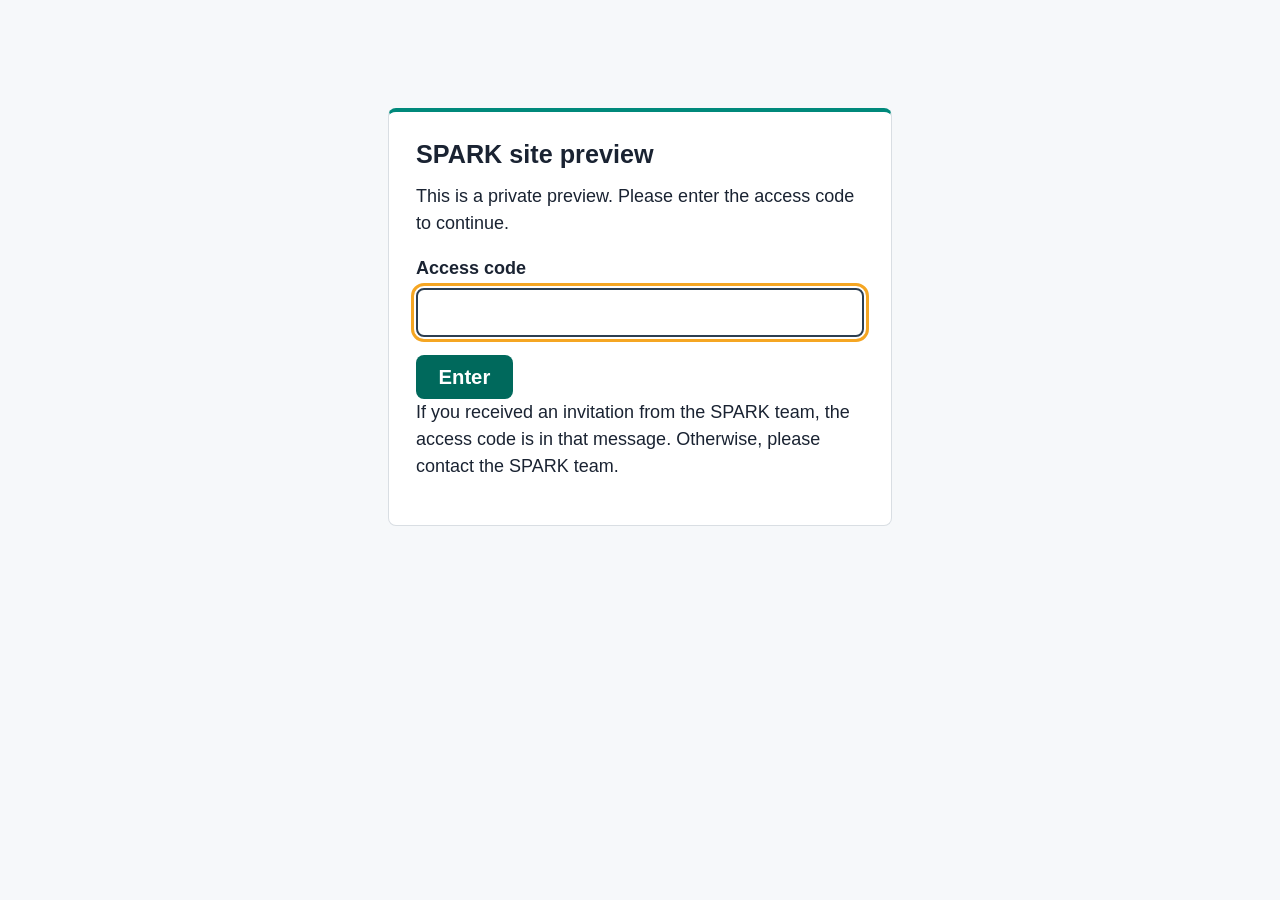
<file: v3/how-it-works.html>
<!DOCTYPE html>
<html lang="en">
<head>
<meta charset="utf-8">
<meta name="viewport" content="width=device-width, initial-scale=1">
<meta name="robots" content="noindex, nofollow">
<title>How SPARK works | SPARK | Scottsdale Unified School District</title>
<link rel="icon" href="assets/logo.svg" type="image/svg+xml">
<link rel="stylesheet" href="spark.css">
<script src="gate.js"></script>
</head>
<body>
<a class="skip-link" href="#main">Skip to main content</a>
<header class="site-header">
  <div class="site-header__bar">
    <div class="site-header__inner">
      <a class="brand" href="index.html"><img src="assets/logo.svg" alt="SPARK team" width="40" height="40"></a>
      <p class="wordmark"><span class="wordmark__name">The SPARK Team</span> <span class="wordmark__sub">Scottsdale Unified School District</span></p>
      <nav class="site-nav" aria-label="Main">
        <ul>
          <li><a href="index.html">SPARK</a></li>
          <li><a href="working-on.html">What we're working on</a></li>
          <li><a href="programs.html">Our programs</a></li>
          <li><a href="share.html">Share an idea</a></li>
          <li><a href="how-it-works.html" aria-current="page">How SPARK works</a></li>
        </ul>
      </nav>
    </div>
  </div>
  <p class="banner">Design preview of susd.org/spark. Items marked Example are illustrative. Items marked Planned are not built yet.</p>
</header>

<main id="main">
  <div class="wrap">

    <h1>How SPARK works</h1>
    <p class="lead">SPARK is the SUSD team that looks after the district's specialty schools and programs. Its work has two parts. It helps what SUSD already offers grow stronger. And it studies new ideas, choosing a few each year to develop well.</p>
    <p>This site keeps the record of ideas. People carry them forward: principals, teachers, students, families, and partners who champion an idea with their school community.</p>

    <section>
      <h2>Two parts of SPARK's work</h2>
      <div class="figure-pair">
        <ul>
          <li><strong>Strengthen what we have.</strong> SPARK reviews each specialty school and program once a year.</li>
          <li><strong>Explore what's next.</strong> Anyone can share an idea. The five steps below show what happens to it.</li>
          <li><strong>Where the two meet:</strong> a review can suggest expanding or redesigning something that exists. That suggestion goes to SPARK team review, like a new idea.</li>
        </ul>
        <img src="assets/spark-work.png" alt="SPARK's work has two parts: strengthen what we have, and explore what's next. A review can suggest an expansion or redesign, which goes to SPARK team review." width="800" height="560">
      </div>
    </section>

    <section>
      <h2>Strengthen what we have</h2>
      <ol class="timeline">
        <li><strong>Look closely.</strong> Each year a SPARK group looks at each specialty school and program. It uses SUSD's ten Quality Indicators and public information.</li>
        <li><strong>Name strengths and next steps.</strong> The group agrees on strengths, room to grow, and ways the district can help the school.</li>
        <li><strong>Report.</strong> The annual SPARK report to district leadership sums up the reviews and recommendations.</li>
      </ol>
      <p>These reviews are not listed on What we're working on.</p>
    </section>

    <section>
      <h2>Explore what's next: the cycle in five steps</h2>
      <div class="cycle">
        <ol class="timeline">
          <li><strong>Share.</strong> Anyone sends an idea through the form. It gets an ID and a confirmation.</li>
          <li><strong>Screen.</strong> Within 3 weeks, the screener checks for overlap and fit. Outcome: advanced, merged, redirected, outside scope, or held.</li>
          <li><strong>SPARK team review.</strong> Quarterly, the team scores advanced ideas: selected for study, develop further, or archived with a reason. In January it selects that year's two or three studies.</li>
          <li><strong>Study.</strong> A design team studies each selected idea for 4 to 8 weeks and writes a one-page summary. Decision: pilot, design phase, deferred, or declined.</li>
          <li><strong>Decide and build.</strong> The Governing Board acts when required. Pilots and new learning environments are built and reported on this site.</li>
        </ol>
        <img src="assets/cycle.png" alt="The SPARK cycle: share, screen, SPARK team review, study, decide and build" width="800" height="800">
      </div>
    </section>

    <section>
      <h2>What SPARK covers, and what it doesn't</h2>
      <ul>
        <li><strong>SUSD's specialty schools and programs.</strong> They are listed on the <a href="https://www.susd.org/our-district/district-committees/spark-team">SPARK Team page</a>. Some are at one school, such as IB at Desert Mountain. Others are at several, such as the Math and Science Academy. SPARK reviews each one every year. See <a href="programs.html">Our programs</a>.</li>
        <li><strong>New specialty schools and programs.</strong> SPARK weighs ideas for new ones, including a new program at one school. Each year it studies a few in depth. See <a href="working-on.html">What we're working on</a>.</li>
        <li><strong>Growing or changing a program.</strong> Ideas to expand a program to more schools, or to redesign one, also come to SPARK.</li>
        <li><strong>What a school runs on its own.</strong> Many schools run their own clubs, activities, and programs. They are separate from the specialty schools and programs above. Schools share them on their websites.</li>
        <li><strong>Want to grow a school's own program?</strong> If the school, or people who know the program, want to expand it, SPARK can help explore that. <a href="share.html">Share it as an idea</a>.</li>
        <li><strong>Not every idea needs SPARK.</strong> Some ideas are the school's to decide, such as a new club. Start with the principal.</li>
        <li><strong>Questions or concerns about something happening now</strong> go to <a href="https://www.susd.org/letstalk">Let's Talk</a>.</li>
      </ul>
    </section>

    <section>
      <h2>What you can expect from us</h2>
      <table class="table">
        <caption class="sr-only">What you can expect from us</caption>
        <thead>
          <tr>
            <th scope="col">What</th>
            <th scope="col">When</th>
          </tr>
        </thead>
        <tbody>
          <tr>
            <th scope="row" data-label="What">Confirmation</th>
            <td data-label="When">Within 2 school days</td>
          </tr>
          <tr>
            <th scope="row" data-label="What">Screening reply</th>
            <td data-label="When">Within 3 weeks (15 school days). June and July ideas: in August</td>
          </tr>
          <tr>
            <th scope="row" data-label="What">Status check</th>
            <td data-label="When">Any time, with your idea's ID and email</td>
          </tr>
          <tr>
            <th scope="row" data-label="What">SPARK team review</th>
            <td data-label="When">Quarterly: mid-October, January, April, July</td>
          </tr>
          <tr>
            <th scope="row" data-label="What">Selection for full study</th>
            <td data-label="When">January review; two or three ideas a year</td>
          </tr>
          <tr>
            <th scope="row" data-label="What">Study</th>
            <td data-label="When">4 to 8 weeks; one-page public summary</td>
          </tr>
          <tr>
            <th scope="row" data-label="What">Site update and "You said, we did"</th>
            <td data-label="When">Within 2 weeks of each review; counts monthly</td>
          </tr>
          <tr>
            <th scope="row" data-label="What">Held ideas looked at again</th>
            <td data-label="When">Next January review</td>
          </tr>
        </tbody>
      </table>
    </section>

    <section>
      <h2>Who does what</h2>
      <table class="table">
        <caption class="sr-only">Who does what</caption>
        <thead>
          <tr>
            <th scope="col">Role</th>
            <th scope="col">Who</th>
            <th scope="col">What they do</th>
          </tr>
        </thead>
        <tbody>
          <tr>
            <th scope="row" data-label="Role">School SPARK contact <span class="badge-planned">Planned: launch</span></th>
            <td data-label="Who">The principal, or a staff member the principal names, at each school</td>
            <td data-label="What they do">Talks with the school community about ideas. Shares the link. Keeps school matters, such as clubs, with the principal, and points other ideas to SPARK. No forms, no reviewing.</td>
          </tr>
          <tr>
            <th scope="row" data-label="Role">Champions</th>
            <td data-label="Who">Principals, teachers, families, students, and partners who care about an idea</td>
            <td data-label="What they do">Carry the idea forward with their school community. Share support notes and join design teams when invited.</td>
          </tr>
          <tr>
            <th scope="row" data-label="Role">Screener</th>
            <td data-label="Who">The Assistant Superintendent for Educational Services or a designee, plus a named backup</td>
            <td data-label="What they do">Reads new ideas weekly. Checks for overlap. Replies within 3 weeks. Writes each public title and summary.</td>
          </tr>
          <tr>
            <th scope="row" data-label="Role">SPARK team</th>
            <td data-label="Who">More than 30 principals, teachers, coordinators, district staff, parents, and community members</td>
            <td data-label="What they do">Meets quarterly. Scores advanced ideas. Selects two or three a year in January. Presents in May.</td>
          </tr>
          <tr>
            <th scope="row" data-label="Role">Design teams</th>
            <td data-label="Who">Small groups from the SPARK team and the schools involved</td>
            <td data-label="What they do">Study one idea for 4 to 8 weeks. Read support notes. Write the summary and the "We did" line.</td>
          </tr>
          <tr>
            <th scope="row" data-label="Role">Governing Board</th>
            <td data-label="Who">SUSD's elected board</td>
            <td data-label="What they do">Receives a quarterly note and an annual report. Votes when a decision requires it.</td>
          </tr>
        </tbody>
      </table>
    </section>

    <section>
      <h2>What we look for</h2>
      <p>Six questions. Together they cover SUSD's ten Quality Indicators, shown in brackets.</p>
      <ol>
        <li>Does it fit SUSD's direction? (Alignment and Purpose)</li>
        <li>Do students and families want it, and can every student reach it? (Equity and Accessibility; Impact on Students and Staff)</li>
        <li>Is the teaching sound and backed by evidence? (Evidence and Effectiveness; Data and Evaluation)</li>
        <li>Can we run it: staff, space, training, timing? (Implementation Feasibility; Training and Support)</li>
        <li>Can we afford it now, and in five years? (Cost and Resources; Sustainability)</li>
        <li>Do partners and the community back it? (Community Partners and Stakeholder Support)</li>
      </ol>
    </section>

    <details class="acc section-acc">
      <summary><h2>Why most ideas are not studied</h2></summary>
      <div class="acc__body">
        <p>SPARK selects two or three ideas a year on purpose. A full study takes a design team 4 to 8 weeks and pulls principals and teachers from their schools. Studying ten ideas badly helps no one. So most ideas end at screening or SPARK team review, with a reason and a pointer to who can act. That is not a judgment on the idea. Many good ideas are held and looked at again the next January. Others are merged, so several voices build one stronger case.</p>
      </div>
    </details>

    <section>
      <h2 id="year">The SPARK year</h2>
      <p><strong>We are here:</strong> late fall 2026. The next SPARK team review is in January 2027.</p>
      <table class="table">
        <caption class="sr-only">The SPARK year</caption>
        <thead>
          <tr>
            <th scope="col">When</th>
            <th scope="col">What happens</th>
          </tr>
        </thead>
        <tbody>
          <tr>
            <th scope="row" data-label="When">August</th>
            <td data-label="What happens">Summer ideas screened. New cycle opens.</td>
          </tr>
          <tr>
            <th scope="row" data-label="When">Mid-October</th>
            <td data-label="What happens">SPARK team review.</td>
          </tr>
          <tr>
            <th scope="row" data-label="When">Mid-January</th>
            <td data-label="What happens">SPARK team review. Two or three ideas selected for study.</td>
          </tr>
          <tr>
            <th scope="row" data-label="When">February to April</th>
            <td data-label="What happens">Design teams study. Mid-April: SPARK team review.</td>
          </tr>
          <tr>
            <th scope="row" data-label="When">May</th>
            <td data-label="What happens">Studies presented to the SPARK team.</td>
          </tr>
          <tr>
            <th scope="row" data-label="When">June</th>
            <td data-label="What happens">Governing Board briefed. Annual SPARK report <span class="badge-planned">Planned: June 2027</span></td>
          </tr>
          <tr>
            <th scope="row" data-label="When">Mid-July</th>
            <td data-label="What happens">SPARK team review.</td>
          </tr>
        </tbody>
      </table>
    </section>

    <section>
      <h2>Who is on SPARK and how to join</h2>
      <p>SPARK has more than 30 members, led by the Assistant Superintendent for Educational Services. It meets quarterly; subgroups meet more often. Want to join, or help a design team?</p>
      <p><a class="button" href="https://forms.office.com/r/rw136NR7ik">Fill in the SPARK interest form</a></p>
    </section>

    <section>
      <h2>Words we use</h2>
      <ul>
        <li><strong>Idea:</strong> anything sent through the form. It can be a new school model, a new program at a school, or a change to something that exists.</li>
        <li><strong>Learning environment:</strong> a school, school model, or pathway that shapes how students learn.</li>
        <li><strong>Specialty school or program:</strong> a school or program built around a theme. It can be at one school or several. There are three kinds; see <a href="programs.html#kinds">Our programs</a>.</li>
        <li><strong>Champion:</strong> a person who carries an idea forward with their school community.</li>
        <li><strong>Screening:</strong> the first check of an idea, within 3 weeks.</li>
        <li><strong>SPARK team review:</strong> the quarterly meeting where advanced ideas are scored.</li>
        <li><strong>Design team:</strong> the small group that studies one selected idea.</li>
        <li><strong>Held:</strong> an idea SPARK cannot take up now, with a date to look again.</li>
      </ul>
    </section>

    <div class="feedback">
      <p>Something unclear on this site? Tell us.</p>
      <div class="embed">
        <p class="embed__open"><a>Open the form in a new tab</a></p>
        <!-- Microsoft Forms iframe goes here when IT has created the form:
             <iframe src="(form URL)" title="Site feedback form"></iframe> -->
        <div class="embed__planned" title="Site feedback form (planned)">
          <p><span class="badge-planned">Planned: launch</span></p>
          <p>Microsoft Form will be embedded here: site feedback.</p>
        </div>
      </div>
    </div>

    <div class="planned-cards">
      <section class="card card--planned">
        <p class="card__badge"><span class="badge-planned">Planned: launch</span></p>
        <h2>Download the full SPARK framework (PDF)</h2>
        <p>The belief statement, Areas of Focus, Quality Indicators, and scorecard.</p>
      </section>
      <section class="card card--planned">
        <p class="card__badge"><span class="badge-planned">Planned: launch</span></p>
        <h2 lang="es">Versión en español</h2>
      </section>
    </div>

  </div>
</main>

<footer class="site-footer">
  <div class="wrap">
    <p>The SPARK Team · Scottsdale Unified School District · Engaging all students in world-class, future-focused learning</p>
    <p><a href="https://www.susd.org/letstalk">Questions? Use Let's Talk on susd.org</a></p>
  </div>
</footer>
</body>
</html>
</file>
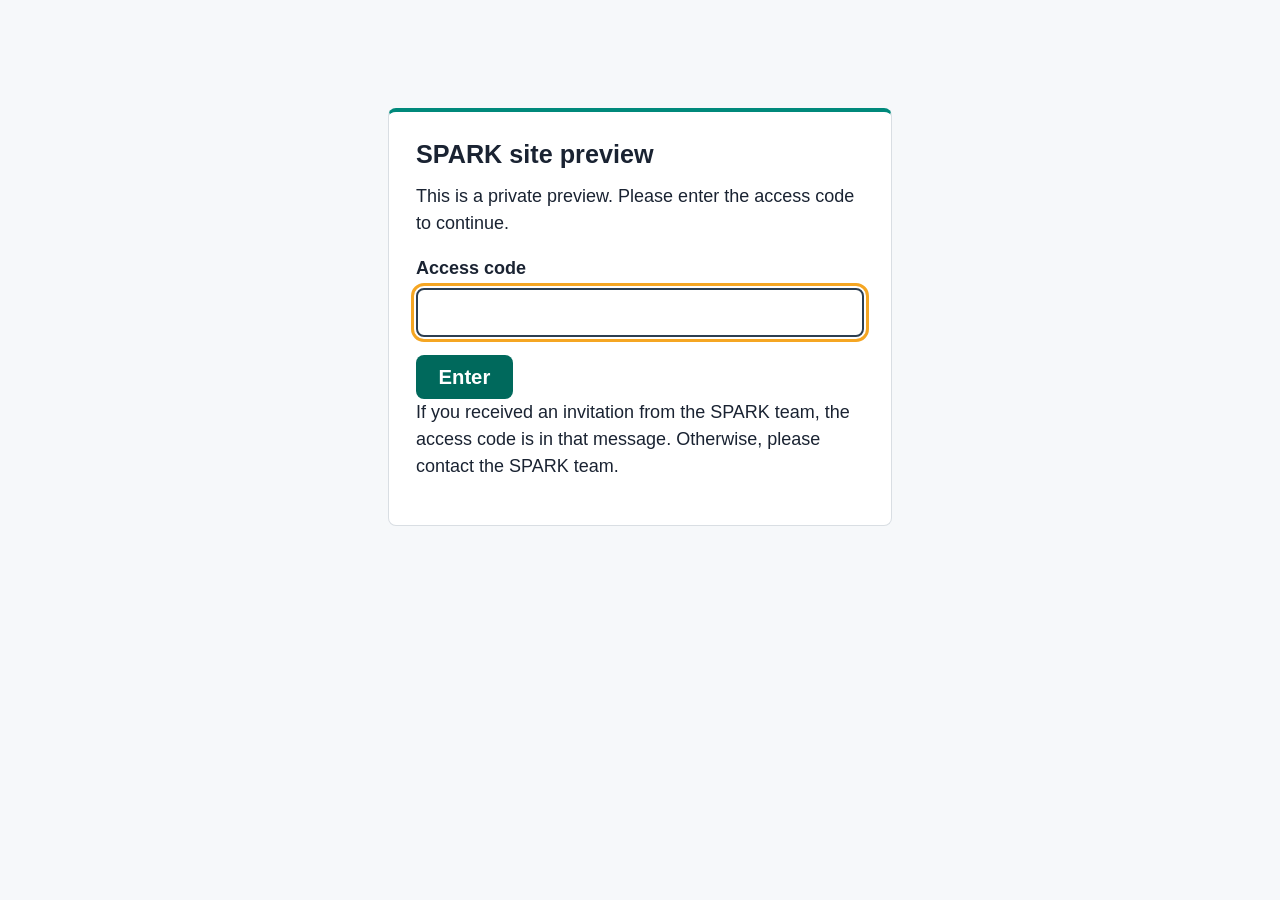
<file: v3/programs.html>
<!DOCTYPE html>
<html lang="en">
<head>
<meta charset="utf-8">
<meta name="viewport" content="width=device-width, initial-scale=1">
<meta name="robots" content="noindex, nofollow">
<title>Our programs | SPARK | Scottsdale Unified School District</title>
<link rel="icon" href="assets/logo.svg" type="image/svg+xml">
<link rel="stylesheet" href="spark.css">
<script src="gate.js"></script>
</head>
<body>
<a class="skip-link" href="#main">Skip to main content</a>
<header class="site-header">
  <div class="site-header__bar">
    <div class="site-header__inner">
      <a class="brand" href="index.html"><img src="assets/logo.svg" alt="SPARK team" width="40" height="40"></a>
      <p class="wordmark"><span class="wordmark__name">The SPARK Team</span> <span class="wordmark__sub">Scottsdale Unified School District</span></p>
      <nav class="site-nav" aria-label="Main">
        <ul>
          <li><a href="index.html">SPARK</a></li>
          <li><a href="working-on.html">What we're working on</a></li>
          <li><a href="programs.html" aria-current="page">Our programs</a></li>
          <li><a href="share.html">Share an idea</a></li>
          <li><a href="how-it-works.html">How SPARK works</a></li>
        </ul>
      </nav>
    </div>
  </div>
  <p class="banner">Design preview of susd.org/spark. Items marked Example are illustrative. Items marked Planned are not built yet.</p>
</header>

<main id="main">
  <div class="wrap">

    <h1>Our programs</h1>
    <p class="lead">Some SUSD schools offer a specialty theme, such as dual language or IB. Every school provides gifted services for identified students, and every elementary student has music and visual arts. Use the table to see what is offered at each level. Then open a theme for details. Details come from each program's page and were last checked October 2026. Dates and seats change each year, so check with the program before you apply.</p>
    <p class="callout"><strong>Being studied, not offered yet.</strong> Two new K-8 magnet school concepts are being studied. One is for gifted and advanced studies, and one for the visual and performing arts. They are not open for enrollment. <a href="working-on.html#studies">See what we're working on</a>.</p>
    <p>Have an idea for a new program or school? <a href="share.html">Share it</a>.</p>

    <section>
      <h2>Find a program by theme and level</h2>
      <table class="table">
        <caption>Programs by theme and level</caption>
        <thead>
          <tr>
            <th scope="col">Theme</th>
            <th scope="col">Elementary</th>
            <th scope="col">Middle</th>
            <th scope="col">High</th>
          </tr>
        </thead>
        <tbody>
          <tr>
            <th scope="row" data-label="Theme"><a href="#arts">Arts</a></th>
            <td data-label="Elementary">Every school: general music and visual arts. Band or strings can replace general music in grades 4 and 5.</td>
            <td data-label="Middle">Band, choir, orchestra, theatre, and visual arts</td>
            <td data-label="High">Band, choir, dance, orchestra, theatre, and visual arts</td>
          </tr>
          <tr>
            <th scope="row" data-label="Theme"><a href="#college-career">College and Career</a></th>
            <td data-label="Elementary">AVID: Tavan, Hohokam (other schools: see <a href="https://www.susd.org/our-district/our-schools">each school's website</a>)</td>
            <td data-label="Middle">AVID: Ingleside (other schools: see <a href="https://www.susd.org/our-district/our-schools">each school's website</a>)</td>
            <td data-label="High">AVID: Arcadia. Career and technical education (CTE): every high school</td>
          </tr>
          <tr>
            <th scope="row" data-label="Theme"><a href="#dual-language">Dual Language Immersion</a></th>
            <td data-label="Elementary">Spanish: Pueblo. Mandarin: Desert Canyon</td>
            <td data-label="Middle">Spanish: Mohave. Mandarin: Desert Canyon</td>
            <td data-label="High">Spanish: Saguaro. Mandarin: Desert Mountain</td>
          </tr>
          <tr>
            <th scope="row" data-label="Theme"><a href="#early-college">Early College</a></th>
            <td data-label="Elementary">None</td>
            <td data-label="Middle">None</td>
            <td data-label="High">Dual enrollment courses for college credit: see <a href="https://www.susd.org/departments/cte/dual-enrollment">SUSD's dual enrollment page</a>. A full early college is not offered yet.</td>
          </tr>
          <tr>
            <th scope="row" data-label="Theme"><a href="#gifted">Gifted and Advanced</a></th>
            <td data-label="Elementary">Every school: gifted services. Comprehensive Gifted Program: Kiva, Redfield, Tavan</td>
            <td data-label="Middle">Every school: gifted services. Comprehensive Gifted Program: Desert Canyon, Ingleside</td>
            <td data-label="High">Every school: gifted services. Advanced courses: see the <a href="https://www.susd.org/hs-planning-guide">high school planning guide</a></td>
          </tr>
          <tr>
            <th scope="row" data-label="Theme"><a href="#ib">International Baccalaureate</a></th>
            <td data-label="Elementary">Anasazi (Primary Years)</td>
            <td data-label="Middle">Mountainside (Middle Years)</td>
            <td data-label="High">Desert Mountain (Middle Years in grades 9 and 10, Diploma in grades 11 and 12)</td>
          </tr>
          <tr>
            <th scope="row" data-label="Theme"><a href="#stem">STEM</a></th>
            <td data-label="Elementary">STEM-certified: Navajo, Laguna</td>
            <td data-label="Middle">Math and Science Academy: Mohave</td>
            <td data-label="High">Math and Science Academy: Saguaro. STEM-certified: Saguaro</td>
          </tr>
          <tr>
            <th scope="row" data-label="Theme"><a href="#traditional">Traditional</a></th>
            <td data-label="Elementary">Cheyenne (K-8)</td>
            <td data-label="Middle">Cheyenne (K-8)</td>
            <td data-label="High">None</td>
          </tr>
        </tbody>
      </table>
      <p class="note">Schools listed as of October 2026. Locations can change after Governing Board decisions. The Governing Board has approved closing some schools after the 2026-27 school year. Check <a href="https://www.susd.org/school-repurposing-phase-ii">SUSD's school repurposing page</a> before you apply.</p>
      <p>This page lists SUSD's <a href="https://www.susd.org/our-district/district-committees/spark-team">specialty schools and programs</a>, plus the arts and gifted services at every school.</p>
      <p>Many schools also run their own clubs, activities, and programs. These are separate from the specialty programs on this page. See <a href="https://www.susd.org/our-district/our-schools">each school's website</a>.</p>
      <p>Not every program fits a theme. For online learning, preschool, special education, and more, see <a href="https://www.susd.org/academics/academic-programs">all SUSD academic programs on susd.org</a>.</p>
    </section>

    <section>
      <h2>Applying and key dates</h2>
      <ul>
        <li><strong>Open enrollment:</strong> apply through open enrollment to attend a school outside your neighborhood. For 2027-28, it opens November 2, 2026, at 8 a.m. <a href="https://www.susd.org/services/enrollment/open-enrollment">SUSD open enrollment</a></li>
        <li><strong>Specialty schools and programs:</strong> <a href="#kinds">dedicated specialty schools</a> accept students only through open enrollment. Many signature programs within a school have their own application or sign-up. See <a href="#how-students-join">how students join</a> each program. Each theme below lists its key dates.</li>
        <li><strong>Tours:</strong> families can tour SUSD schools. <a href="https://www.susd.org/services/enrollment/schedule-a-tour">Schedule a tour</a></li>
        <li><strong>Education Expo:</strong> a showcase of all SUSD schools and their programs, in one place. <a href="https://www.susd.org/expo">Education Expo</a></li>
        <li><strong>Questions about a program:</strong> each theme below gives the program's page and the office to call. <strong>Suggestions for a program:</strong> use <a href="https://www.susd.org/letstalk">Let's Talk</a> and choose the SPARK topic.</li>
      </ul>

      <h3 id="how-students-join">How students join</h3>
      <p>Programs take students in different ways. This table shows which ones need their own application.</p>
      <table class="table">
        <caption class="sr-only">How students join</caption>
        <thead>
          <tr>
            <th scope="col">How students join</th>
            <th scope="col">Programs</th>
          </tr>
        </thead>
        <tbody>
          <tr>
            <th scope="row" data-label="How students join">Every student at the school takes part. Enroll by neighborhood or open enrollment.</th>
            <td data-label="Programs">Anasazi (IB Primary Years), Mountainside (IB Middle Years), Navajo and Laguna (STEM), Mohave (Math and Science Academy). Mohave's STEM Scholar distinction needs an application. Music and visual arts at every elementary school.</td>
          </tr>
          <tr>
            <th scope="row" data-label="How students join">No neighborhood boundary. Apply through open enrollment.</th>
            <td data-label="Programs">Pueblo (Spanish dual language), Cheyenne (Traditional)</td>
          </tr>
          <tr>
            <th scope="row" data-label="How students join">A separate program application, with entry criteria</th>
            <td data-label="Programs">Comprehensive Gifted Program; IB Diploma at Desert Mountain</td>
          </tr>
          <tr>
            <th scope="row" data-label="How students join">A separate program application or sign-up</th>
            <td data-label="Programs">IB Middle Years at Desert Mountain; Desert Canyon Elementary (Mandarin dual language); Saguaro (Math and Science Academy)</td>
          </tr>
          <tr>
            <th scope="row" data-label="How students join">Continue from the elementary program</th>
            <td data-label="Programs">Dual language at Mohave (Spanish) and Desert Canyon Middle (Mandarin)</td>
          </tr>
          <tr>
            <th scope="row" data-label="How students join">A course request at your school</th>
            <td data-label="Programs">Career and technical education and dual language courses in high school; arts classes in middle and high school</td>
          </tr>
          <tr>
            <th scope="row" data-label="How students join">Gifted testing. No application</th>
            <td data-label="Programs">Gifted services at every school, for identified students</td>
          </tr>
          <tr>
            <th scope="row" data-label="How students join">Ask the school's counselor</th>
            <td data-label="Programs">AVID</td>
          </tr>
        </tbody>
      </table>
      <p>For open enrollment, if more students apply than there are seats, <a href="https://www.susd.org/services/enrollment/open-enrollment">SUSD's priority groups</a> set the order. Students already in an SUSD school come first. Next come families who live in SUSD, then families from outside.</p>

      <h3 id="check-for-a-seat">Check for a seat</h3>
      <p>The <a href="https://www.susd.org/services/enrollment/open-enrollment">open enrollment page</a> has a seat list. Use the "Open Enrollment Capacity" button near the bottom of the page. It shows each school as Open, Limited, or Closed. "Limited" means some grades have room.</p>
      <p>For a specific grade or program, call the school's registrar. Each registrar's number is on the open enrollment page.</p>
      <p>For applications, tests, and deadlines, see <a href="#how-students-join">how students join</a> and each program's key dates below.</p>
      <p>Questions to ask the registrar:</p>
      <ul>
        <li>Is there room in my child's grade, or in the program?</li>
        <li>If seats run short, how are students chosen?</li>
        <li>Is there a waitlist? When will we hear?</li>
        <li>Is there bus service from where we live?</li>
      </ul>
    </section>

    <section>
      <h2 id="kinds">Three kinds of specialty school and program</h2>
      <p>Specialty schools and programs come in three kinds. You will see them in the themes below.</p>
      <ul>
        <li><strong>Dedicated specialty school:</strong> the whole school follows the theme. There is no neighborhood boundary. Families apply, and every student takes part.</li>
        <li><strong>Schoolwide specialty program:</strong> the whole school follows the theme. It serves its neighborhood and also accepts open enrollment.</li>
        <li><strong>Signature program within a school:</strong> an optional track inside a school, with its own application. Only some students take part.</li>
      </ul>
      <p>These labels describe the usual pattern. For each program, see <a href="#how-students-join">how students join</a>.</p>
    </section>

    <section>
      <h2>Themes</h2>
      <p>Several SUSD schools are A+ Schools of Excellence. <a href="https://www.susd.org/our-district/our-schools/susd-a-schools">See the list</a>.</p>

      <details class="acc" id="arts">
        <summary><h3>Arts</h3></summary>
        <div class="acc__body">
          <ul class="fields">
            <li><strong>At every school:</strong> elementary students have general music (kindergarten to grade 3) and visual arts (kindergarten to grade 5). In grades 4 and 5, band or strings can replace general music.</li>
            <li><strong>Middle and high school:</strong> band, choir, orchestra, theatre, and visual arts. High schools add dance and technical theatre. Some courses, such as guitar, fashion design, and mariachi, are at some schools only.</li>
            <li><strong>How to join:</strong> every elementary student takes part; no application needed. In middle and high school, students choose arts classes in their course requests. Some advanced groups, such as top choirs and bands, need an audition.</li>
            <li><strong>Key dates:</strong> Family ArtsFest displays SUSD student artwork. In 2026 it was March 6 and 7.</li>
            <li><strong>Program page and contact:</strong> the district's <a href="https://www.susd.org/arts">Fine Arts department</a>, or your school's music, art, or theatre teacher.</li>
            <li><strong>Recognition:</strong> high school students can earn the Arizona Seal of Arts Proficiency on their diploma (<a href="https://www.susd.org/academics/academic-programs/diploma-seals">diploma seals</a>).</li>
            <li><strong>Being studied, not offered yet:</strong> a new K-8 school concept, the Visual and Performing Arts Magnet School. <a href="working-on.html#studies">About the study</a>.</li>
            <li><strong>More on susd.org:</strong> <a href="https://www.susd.org/arts/arts-offering">Arts offerings by level</a></li>
          </ul>
        </div>
      </details>

      <details class="acc" id="college-career">
        <summary><h3>College and Career</h3></summary>
        <div class="acc__body">
          <ul class="fields">
            <li><strong>AVID (schoolwide specialty program):</strong> at Tavan and Hohokam elementary, Ingleside Middle School, and Arcadia High School. Some other schools also offer AVID; see <a href="https://www.susd.org/our-district/our-schools">each school's website</a>. AVID helps students build the skills to succeed in college.</li>
            <li><strong>College and career academies (signature programs within a school):</strong> every high school offers career and technical education (CTE) pathways. The pathways at each school vary from year to year.</li>
            <li><strong>Recognition:</strong> CTE students can earn industry credentials.</li>
            <li><strong>More on susd.org:</strong> <a href="https://www.susd.org/academics/academic-programs/career-and-college-readiness">Career and college readiness</a></li>
          </ul>
          <h4>AVID</h4>
          <ul class="fields">
            <li><strong>How to join:</strong> ask the school's counselor how students join.</li>
            <li><strong>Program page and contact:</strong> <a href="https://www.susd.org/academics/academic-programs/avid">SUSD's AVID page</a>. The school's counselor or front office.</li>
          </ul>
          <h4>Career and technical education</h4>
          <ul class="fields">
            <li><strong>How to join:</strong> add a CTE pathway to your high school course requests. Some signature CTE programs take students from other SUSD high schools, and a bus can be provided.</li>
            <li><strong>Program page and contact:</strong> <a href="https://www.susd.org/departments/cte">the district's College and Career Readiness office</a>, and each high school's counselors. The <a href="https://www.susd.org/hs-planning-guide/academic-areas/cte">high school planning guide</a> lists every CTE pathway.</li>
          </ul>
        </div>
      </details>

      <details class="acc" id="dual-language">
        <summary><h3>Dual Language Immersion</h3></summary>
        <div class="acc__body">
          <ul class="fields">
            <li><strong>What it is:</strong> in elementary school, students learn half the day in English and half in Spanish or Mandarin. The path continues through high school.</li>
            <li><strong>Spanish path:</strong> Pueblo Elementary (dedicated specialty school), Mohave Middle School (signature program within a school), Saguaro High School.</li>
            <li><strong>Mandarin path:</strong> Desert Canyon Elementary, Desert Canyon Middle School, and Desert Mountain High School. Desert Canyon's Mandarin program is a signature program within a school.</li>
            <li><strong>Joining later:</strong> students who already speak the language may join some later grades after a placement test. Ask the school's front office which grades.</li>
            <li><strong>Recognition:</strong> students can earn the Arizona Seal of Biliteracy and a dual language graduation cord. Elementary and middle school students can earn biliteracy awards.</li>
            <li><strong>More on susd.org:</strong> <a href="https://www.susd.org/academics/academic-programs/dual-language-immersion">Dual Language Immersion</a></li>
          </ul>
          <h4>Pueblo Elementary (Spanish)</h4>
          <ul class="fields">
            <li><strong>How to join:</strong> Pueblo has no neighborhood boundary, so all families apply through open enrollment. Pueblo asks families to commit to at least seven years. Some grades may be full, so <a href="#check-for-a-seat">check for a seat</a>.</li>
            <li><strong>Key dates:</strong> tours and kindergarten round-ups run through the school year. The dates are on the tour page.</li>
            <li><strong>Program page and contact:</strong> <a href="https://pueblo.susd.org/academics/dual-language-immersion-spanish">Pueblo's dual language page</a>. <a href="https://pueblo.susd.org/tour-pueblo">Request a tour online</a>. Questions: Pueblo's front office.</li>
          </ul>
          <h4>Desert Canyon Elementary (Mandarin)</h4>
          <ul class="fields">
            <li><strong>How to join:</strong> Desert Canyon Elementary serves its neighborhood and accepts open enrollment. The Mandarin program also has its own application, on the school's Mandarin page.</li>
            <li><strong>Program page and contact:</strong> <a href="https://desertcanyones.susd.org/academics/dual-language-immersion-mandarin">Desert Canyon Elementary's Mandarin page</a>. <a href="https://desertcanyones.susd.org/tour-dces">Request a tour online</a>. Questions: the school's front office.</li>
          </ul>
          <h4>Middle school: Mohave (Spanish) and Desert Canyon Middle (Mandarin)</h4>
          <ul class="fields">
            <li><strong>How to join:</strong> students continue from the elementary program. Pueblo feeds Mohave, and Desert Canyon Elementary feeds Desert Canyon Middle.</li>
            <li><strong>Program page and contact:</strong> <a href="https://mohave.susd.org/academics/dual-language-immersion-spanish">Mohave's dual language page</a> and <a href="https://desertcanyonms.susd.org/academics/dual-language-immersion-mandarin">Desert Canyon Middle's dual language page</a>. Questions: the school's front office.</li>
          </ul>
          <h4>High school: Saguaro (Spanish) and Desert Mountain (Mandarin)</h4>
          <ul class="fields">
            <li><strong>How to join:</strong> attend the high school, by neighborhood or open enrollment, and request the language courses. They include honors and AP levels.</li>
            <li><strong>Program page and contact:</strong> <a href="https://saguaro.susd.org/academics/dual-language-immersion-spanish">Saguaro's dual language page</a> and <a href="https://desertmountain.susd.org/academics/dual-language-immersion-mandarin">Desert Mountain's dual language page</a>. Questions: the school's counseling office.</li>
          </ul>
        </div>
      </details>

      <details class="acc" id="early-college">
        <summary><h3>Early College</h3></summary>
        <div class="acc__body">
          <ul class="fields">
            <li>SUSD high schools already offer some courses that earn college credit, such as dual enrollment. See <a href="https://www.susd.org/departments/cte/dual-enrollment">SUSD's dual enrollment page</a>, and ask the school's counselor which courses it offers.</li>
            <li>A full early college is not offered yet. Early College is a possible future theme. It is not being studied now.</li>
            <li>Have an idea? <a href="share.html">Share it</a>.</li>
          </ul>
        </div>
      </details>

      <details class="acc" id="gifted">
        <summary><h3>Gifted and Advanced</h3></summary>
        <div class="acc__body">
          <ul class="fields">
            <li><strong>At every school:</strong> gifted services for identified students, during the regular school day. The school's gifted specialist plans them with staff and families.</li>
            <li><strong>Comprehensive Gifted Program (signature program within a school):</strong> an optional choice for highly gifted students in kindergarten to grade 8. Families apply. Elementary: Kiva, Redfield, Tavan. Middle: Desert Canyon, Ingleside.</li>
            <li><strong>Being studied, not offered yet:</strong> a new K-8 school concept, the Gifted and Advanced Studies Magnet School. <a href="working-on.html#studies">About the study</a>.</li>
            <li><strong>More on susd.org:</strong> <a href="https://www.susd.org/departments/gifted/programs-services">Gifted services</a>; <a href="https://www.susd.org/departments/gifted/comprehensive-gifted-program">Comprehensive Gifted Program</a></li>
          </ul>
          <h4>Gifted services at every school</h4>
          <ul class="fields">
            <li><strong>How to join:</strong> no application. Students qualify through gifted testing, at the 97th percentile or above on a state-approved test.</li>
            <li><strong>Program page and contact:</strong> the school's gifted specialist, or <a href="https://www.susd.org/departments/gifted">the district's Gifted department</a>. <a href="https://www.susd.org/departments/gifted/identification-eligibility">How students are identified</a>.</li>
          </ul>
          <h4>Comprehensive Gifted Program</h4>
          <ul class="fields">
            <li><strong>How to join:</strong> a separate application, completed with the home school's gifted specialist. Students need qualifying test scores and evidence that they need learning well beyond grade level. Placement depends on available seats. From Redfield and Tavan, students move on to the program at Desert Canyon Middle and Ingleside. From Kiva, they move on to Mohave's Math and Science Academy.</li>
            <li><strong>Key dates:</strong> for 2027-28, grades 1 to 8: priority applications opened October 12, 2026. Applications open to all on November 16, 2026. Kindergarten: priority applications open January 4, 2027, and to all on February 8, 2027. Priority is for families in the school's attendance or feeder area, and for siblings.</li>
            <li><strong>Program page and contact:</strong> <a href="https://www.susd.org/departments/gifted/comprehensive-gifted-program/cgp-application">the program's application page</a>, and the Gifted department. Tours of the program's schools are <a href="https://www.susd.org/departments/gifted/comprehensive-gifted-program/cgp-tours">booked online</a> several times a year.</li>
          </ul>
        </div>
      </details>

      <details class="acc" id="ib">
        <summary><h3>International Baccalaureate</h3></summary>
        <div class="acc__body">
          <ul class="fields">
            <li><strong>Primary Years:</strong> Anasazi Elementary (schoolwide specialty program).</li>
            <li><strong>Middle Years:</strong> Mountainside Middle School (schoolwide specialty program).</li>
            <li><strong>Middle Years and Diploma:</strong> Desert Mountain High School (signature program within a school). Middle Years runs in grades 9 and 10, and Diploma in grades 11 and 12.</li>
            <li><strong>Recognition:</strong> Anasazi, Mountainside, and Desert Mountain are IB World Schools. Desert Mountain has offered the IB Diploma since 1999.</li>
          </ul>
          <h4>Anasazi and Mountainside</h4>
          <ul class="fields">
            <li><strong>How to join:</strong> every student at the school takes part. Enroll by neighborhood or open enrollment.</li>
            <li><strong>Program page and contact:</strong> <a href="https://anasazi.susd.org/academics">Anasazi's IB page</a> and <a href="https://mountainside.susd.org/academics">Mountainside's IB page</a>. Each school's IB coordinator is listed on <a href="https://www.susd.org/academics/academic-programs/international-baccalaureate">SUSD's IB page</a>.</li>
          </ul>
          <h4>Desert Mountain</h4>
          <ul class="fields">
            <li><strong>How to join:</strong> Middle Years and Diploma each have their own application, open to students from any school. Students from outside the Desert Mountain boundary also apply through open enrollment. The Diploma application lists entry criteria, such as grades and teacher recommendations. A bus runs from other SUSD high schools.</li>
            <li><strong>Key dates:</strong> applications open by mid-November, and the deadline is in early January.</li>
            <li><strong>Program page and contact:</strong> <a href="https://desertmountain.susd.org/academics/international-baccalaureate-program">Desert Mountain's IB page</a>. Desert Mountain's IB coordinators.</li>
          </ul>
        </div>
      </details>

      <details class="acc" id="stem">
        <summary><h3>STEM</h3></summary>
        <div class="acc__body">
          <ul class="fields">
            <li><strong>STEM-certified:</strong> Navajo and Laguna elementary, and Saguaro High School. Navajo and Laguna are schoolwide specialty programs with a STEAM focus, which adds the arts.</li>
            <li><strong>Math and Science Academy (signature program within a school):</strong> Mohave Middle School and Saguaro High School.</li>
            <li><strong>Recognition:</strong> Navajo, Laguna, and Saguaro are Cognia STEM certified. Saguaro's academy students can earn four levels of recognition, from Academy Member to Distinguished Graduate. Mohave's can become STEM Scholars.</li>
            <li><strong>More on susd.org:</strong> <a href="https://www.susd.org/academics/academic-programs/stem-certified-schools">STEM-certified schools</a>; <a href="https://www.susd.org/academics/academic-programs/math-science-academy">Math and Science Academy</a></li>
          </ul>
          <h4>Navajo and Laguna</h4>
          <ul class="fields">
            <li><strong>How to join:</strong> every student at the school takes part. Enroll by neighborhood or open enrollment.</li>
            <li><strong>Program page and contact:</strong> <a href="https://navajo.susd.org/academics">Navajo's STEM page</a> and <a href="https://laguna.susd.org/academics">Laguna's STEM page</a>. Each school's front office. <a href="https://www.susd.org/services/enrollment/schedule-a-tour">Schedule a tour</a>.</li>
          </ul>
          <h4>Math and Science Academy at Mohave</h4>
          <ul class="fields">
            <li><strong>How to join:</strong> every Mohave student can take part. Enroll at Mohave by neighborhood or open enrollment. To earn the STEM Scholar distinction, students complete the academy application and its requirements by spring of grade 8. Kiva's Comprehensive Gifted Program students move on to Mohave's academy.</li>
            <li><strong>Key dates:</strong> Mohave posts academy events, such as its information night, on the academy page.</li>
            <li><strong>Program page and contact:</strong> <a href="https://mohave.susd.org/academics/msa">Mohave's academy page</a>. Mohave's front office.</li>
          </ul>
          <h4>Math and Science Academy at Saguaro</h4>
          <ul class="fields">
            <li><strong>How to join:</strong> attend Saguaro, by neighborhood or open enrollment. Students sign up on the academy's form. Any Saguaro student can join many of the academy's learning opportunities.</li>
            <li><strong>Program page and contact:</strong> <a href="https://saguaro.susd.org/academics/math-science-academy">Saguaro's academy page</a>, which has the form. The academy coordinators, or the Saguaro counseling office.</li>
          </ul>
        </div>
      </details>

      <details class="acc" id="traditional">
        <summary><h3>Traditional</h3></summary>
        <div class="acc__body">
          <ul class="fields">
            <li><strong>Cheyenne Traditional School (dedicated specialty school):</strong> kindergarten to grade 8. Families apply.</li>
            <li><strong>How to join:</strong> Cheyenne has no neighborhood boundary. All families apply through open enrollment. Families sign a statement of support for the school's programs.</li>
            <li><strong>Key dates:</strong> fall tours are <a href="https://cheyenne.susd.org/tour-cheyenne">booked online</a>, 10 families each (November 3, 10, and 16, 2026).</li>
            <li><strong>Program page and contact:</strong> <a href="https://cheyenne.susd.org/academics">Cheyenne's academics page</a>. For enrollment questions, Cheyenne's front office. Its number is on the tour page.</li>
            <li><strong>More on susd.org:</strong> <a href="https://www.susd.org/academics/traditional-school">Traditional school</a></li>
          </ul>
        </div>
      </details>
    </section>

    <div class="planned-cards">
      <section class="card card--planned">
        <p class="card__badge"><span class="badge-planned">Planned: spring 2027</span></p>
        <h2>Stories from our schools</h2>
        <p>A short story from students and teachers in each theme.</p>
      </section>
      <section class="card card--planned">
        <p class="card__badge"><span class="badge-planned">Planned: launch</span></p>
        <h2 lang="es">Versión en español</h2>
      </section>
    </div>

  </div>
</main>

<footer class="site-footer">
  <div class="wrap">
    <p>The SPARK Team · Scottsdale Unified School District · Engaging all students in world-class, future-focused learning</p>
    <p><a href="https://www.susd.org/letstalk">Questions? Use Let's Talk on susd.org</a></p>
  </div>
</footer>
</body>
</html>
</file>
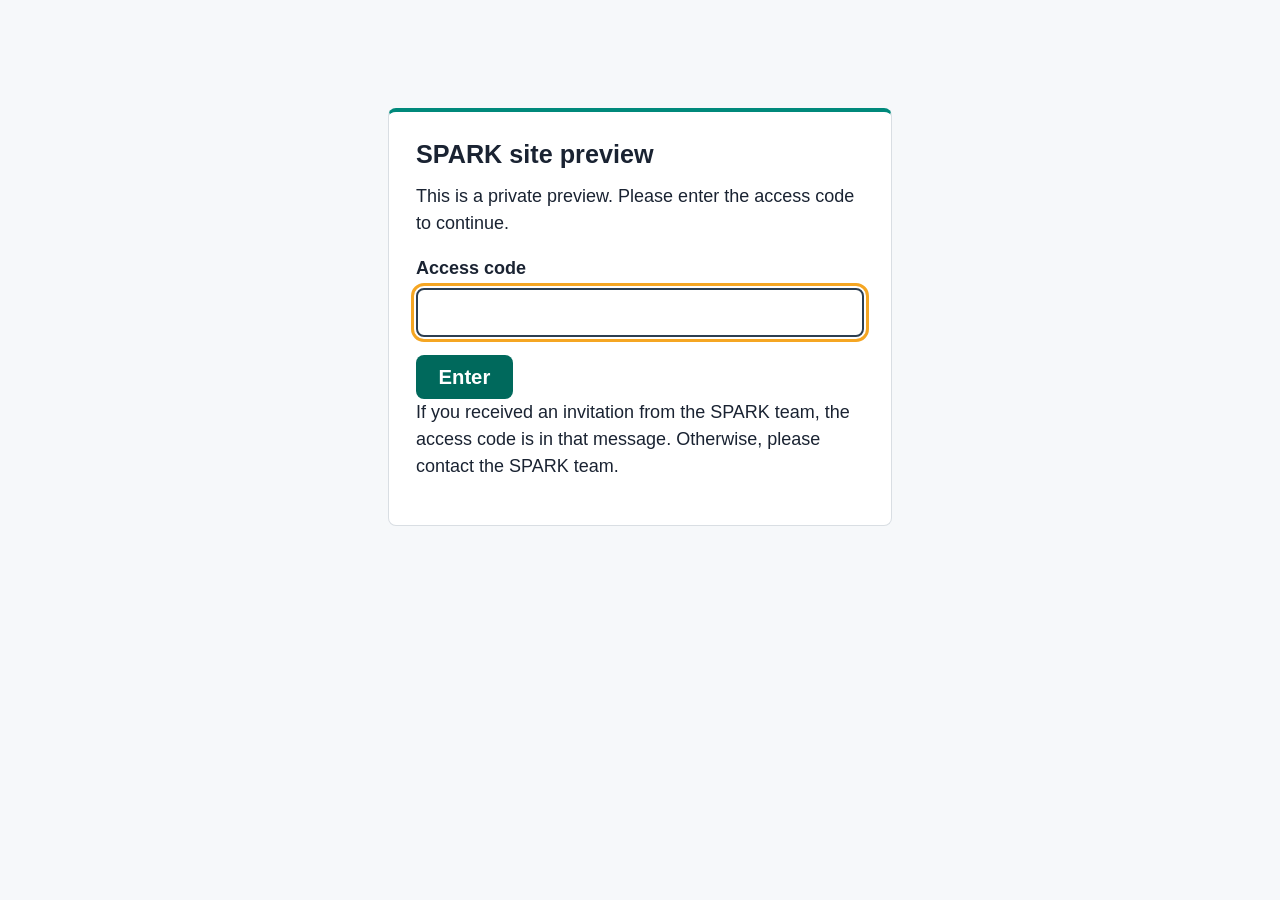
<file: v3/share.html>
<!DOCTYPE html>
<html lang="en">
<head>
<meta charset="utf-8">
<meta name="viewport" content="width=device-width, initial-scale=1">
<meta name="robots" content="noindex, nofollow">
<title>Share an idea | SPARK | Scottsdale Unified School District</title>
<link rel="icon" href="assets/logo.svg" type="image/svg+xml">
<link rel="stylesheet" href="spark.css">
<script src="gate.js"></script>
</head>
<body>
<a class="skip-link" href="#main">Skip to main content</a>
<header class="site-header">
  <div class="site-header__bar">
    <div class="site-header__inner">
      <a class="brand" href="index.html"><img src="assets/logo.svg" alt="SPARK team" width="40" height="40"></a>
      <p class="wordmark"><span class="wordmark__name">The SPARK Team</span> <span class="wordmark__sub">Scottsdale Unified School District</span></p>
      <nav class="site-nav" aria-label="Main">
        <ul>
          <li><a href="index.html">SPARK</a></li>
          <li><a href="working-on.html">What we're working on</a></li>
          <li><a href="programs.html">Our programs</a></li>
          <li><a href="share.html" aria-current="page">Share an idea</a></li>
          <li><a href="how-it-works.html">How SPARK works</a></li>
        </ul>
      </nav>
    </div>
  </div>
  <p class="banner">Design preview of susd.org/spark. Items marked Example are illustrative. Items marked Planned are not built yet.</p>
</header>

<main id="main">
  <div class="wrap">

    <h1>Share an idea</h1>
    <p class="lead">SPARK wants ideas for new learning environments and for changes to what SUSD already offers. Before you start, check three things.</p>

    <section>
      <h2>Check first</h2>
      <div class="panel">
        <h3>Being studied now</h3>
        <ul>
          <li>Gifted and Advanced Studies Magnet School (K-8)</li>
          <li>Visual and Performing Arts Magnet School (K-8)</li>
        </ul>
        <p>If your idea is one of these, <a href="working-on.html#support">add your support instead</a>.</p>

        <h3>Already suggested this school year</h3>
        <p>Ideas received this school year, grouped by theme. Updated monthly. No names, no details. <a href="working-on.html#ideas-by-theme">See the numbers by theme</a>.</p>
        <ul>
          <li class="example"><span class="badge-example">Example</span> Arts (3 ideas): K-8 arts pathways; after-school arts partnerships.</li>
          <li class="example"><span class="badge-example">Example</span> College and Career (2 ideas): career exploration in middle school; an apprenticeship pathway.</li>
          <li class="example"><span class="badge-example">Example</span> Dual Language Immersion (1 idea): a second immersion language.</li>
          <li class="example"><span class="badge-example">Example</span> Gifted and Advanced (2 ideas): more advanced courses in high school.</li>
          <li class="example"><span class="badge-example">Example</span> International Baccalaureate (1 idea): a full K-12 IB path.</li>
          <li class="example"><span class="badge-example">Example</span> STEM (2 ideas): an elementary maker lab; computer science in every middle school.</li>
          <li class="example"><span class="badge-example">Example</span> Traditional (1 idea): a second traditional campus.</li>
          <li class="example"><span class="badge-example">Example</span> Other (2 ideas): a Montessori-style classroom; outdoor learning.</li>
        </ul>
        <p>Similar to yours? Send it anyway and tell us which one it matches. We will link them, and you will get that idea's updates.</p>

        <h3>Already offered</h3>
        <p><a href="programs.html">See the eight themes and every school</a>.</p>
      </div>
    </section>

    <section>
      <h2>Three quick questions</h2>
      <ol>
        <li><strong>Is it about one school's clubs, activities, or events?</strong> Talk to the principal first. Many of these are the school's to decide. Ideas about a specialty school or program belong here, even if it is at one school. Ideas grow best with a champion at the school.</li>
        <li><strong>Is it one of the ideas being studied now?</strong> Use the <a href="working-on.html#support">Support an idea form</a> instead.</li>
        <li><strong>Is it a concern about something happening now, such as a class, a bus, or a building?</strong> Use <a href="https://www.susd.org/letstalk">Let's Talk</a>, SUSD's channel for questions and concerns. SPARK cannot act on these.</li>
      </ol>
      <p>Not sure? Send it anyway. The SPARK team will route it.</p>
    </section>

    <section>
      <h2>Send your idea</h2>
      <p>You'll need your name, email, and connection to SUSD. Then a title, a few sentences on the idea, and why students and families want it. About 5 minutes. The form also asks its theme, what kind of idea it is, and whether it matches anything listed above.</p>
      <div class="embed">
        <p class="embed__open"><a>Open the idea form in a new tab</a></p>
        <!-- Microsoft Forms iframe goes here when IT has created the form:
             <iframe src="(form URL)" title="Share an idea form"></iframe> -->
        <div class="embed__planned" title="Share an idea form (planned)">
          <p><span class="badge-planned">Planned: launch</span></p>
          <p>Microsoft Form will be embedded here: Share an idea (13 questions).</p>
        </div>
        <p class="embed__note"><span lang="es">Versión en español</span>: <span class="badge-planned">Planned: launch</span></p>
      </div>
    </section>

    <section>
      <h2>What happens next</h2>
      <ol class="timeline">
        <li><strong>Within 2 school days:</strong> you get an email with your idea's ID number. Keep it: you can check your idea's status at any time.<br><a href="#status">Check your idea's status</a></li>
        <li><strong>Within 3 weeks (15 school days):</strong> the SPARK screener replies with one of five outcomes.
          <ul>
            <li><strong>Advanced:</strong> your idea goes to the next SPARK team review.</li>
            <li><strong>Merged:</strong> your idea joins a similar idea already listed; you get that idea's updates.</li>
            <li><strong>Redirected:</strong> another SUSD team can act on it now; we tell you who.</li>
            <li><strong>Outside SPARK's scope:</strong> we tell you why and where to take it.</li>
            <li><strong>Held:</strong> it fits SPARK, but we cannot take it up now. We tell you why and when we will look again.</li>
          </ul>
          Ideas sent in June and July are reviewed in August.</li>
        <li><strong>Quarterly SPARK team review:</strong> advanced ideas are scored. Each is selected for study, sent back to you for more detail, or archived with a reason. You are told either way.</li>
        <li><strong>January:</strong> SPARK selects two or three ideas for full study that year. Results are presented in May and posted on this site.</li>
      </ol>
      <p>Students: you can share an idea too. Ask a teacher or parent to help if you like.</p>
      <p>We never publish your name or email. Your idea may appear on this site in summary form, in words written by the SPARK team.</p>
    </section>

    <section>
      <h2 id="status">Check your idea's status</h2>
      <p>Enter your idea's ID and the email you used. If they match, we email you the current status.</p>
      <div class="embed">
        <p class="embed__open"><a>Open the status check in a new tab</a></p>
        <!-- Microsoft Forms iframe goes here when the Web Content team has created the form:
             <iframe src="(form URL)" title="Check your idea's status form"></iframe> -->
        <div class="embed__planned" title="Check your idea's status form (planned)">
          <p><span class="badge-planned">Planned: launch</span></p>
          <p>Microsoft Form will be embedded here: Check your idea's status.</p>
        </div>
        <p class="embed__note"><span lang="es">Versión en español</span>: <span class="badge-planned">Planned: launch</span></p>
      </div>
    </section>

    <div class="planned-cards">
      <section class="card card--planned">
        <p class="card__badge"><span class="badge-planned">Planned: launch</span></p>
        <h2 lang="es">Versión en español</h2>
        <p>The idea form in Spanish, with the same questions and reply times.</p>
      </section>
    </div>

  </div>
</main>

<footer class="site-footer">
  <div class="wrap">
    <p>The SPARK Team · Scottsdale Unified School District · Engaging all students in world-class, future-focused learning</p>
    <p><a href="https://www.susd.org/letstalk">Questions? Use Let's Talk on susd.org</a></p>
  </div>
</footer>
</body>
</html>
</file>
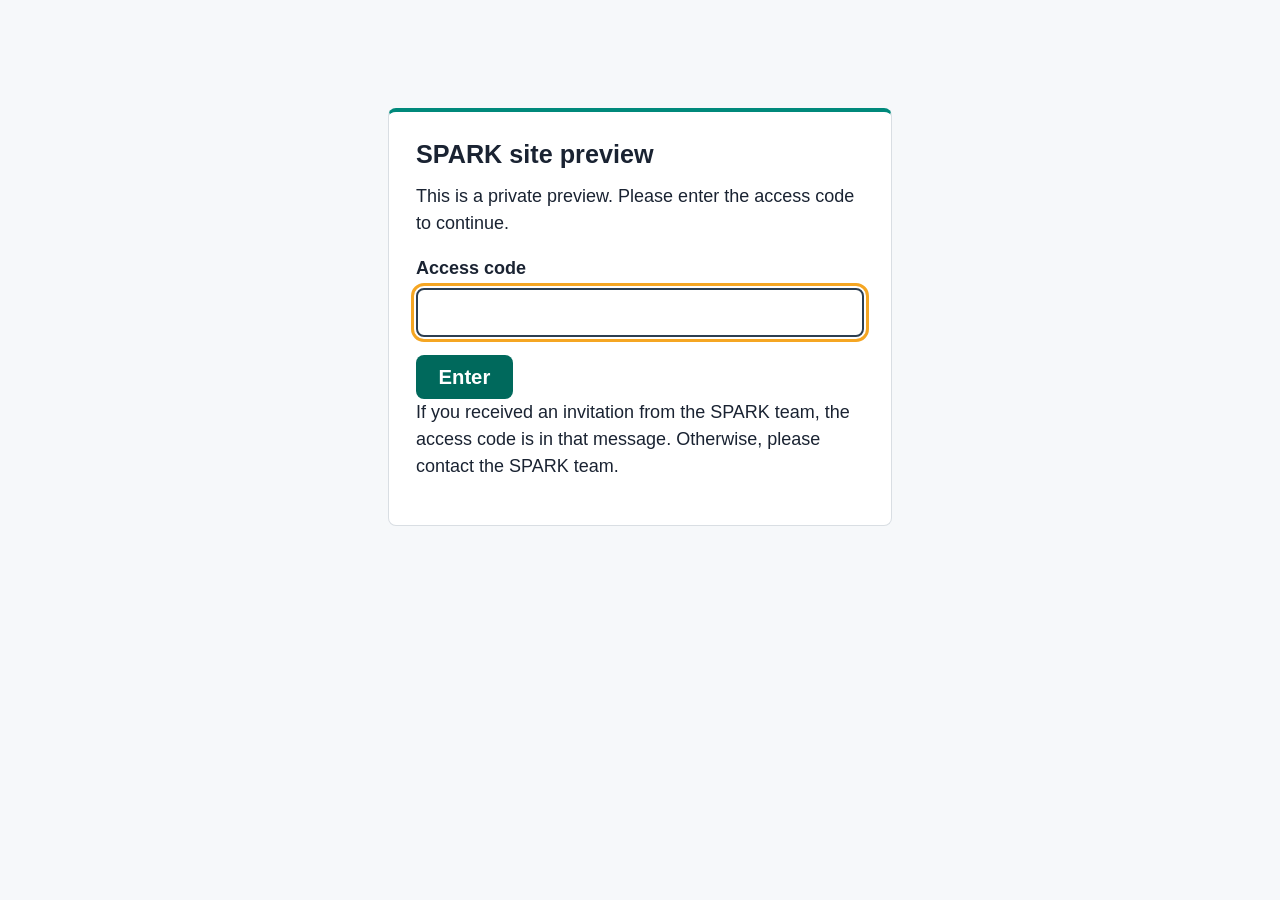
<file: v3/working-on.html>
<!DOCTYPE html>
<html lang="en">
<head>
<meta charset="utf-8">
<meta name="viewport" content="width=device-width, initial-scale=1">
<meta name="robots" content="noindex, nofollow">
<title>What we're working on | SPARK | Scottsdale Unified School District</title>
<link rel="icon" href="assets/logo.svg" type="image/svg+xml">
<link rel="stylesheet" href="spark.css">
<script src="gate.js"></script>
</head>
<body>
<a class="skip-link" href="#main">Skip to main content</a>
<header class="site-header">
  <div class="site-header__bar">
    <div class="site-header__inner">
      <a class="brand" href="index.html"><img src="assets/logo.svg" alt="SPARK team" width="40" height="40"></a>
      <p class="wordmark"><span class="wordmark__name">The SPARK Team</span> <span class="wordmark__sub">Scottsdale Unified School District</span></p>
      <nav class="site-nav" aria-label="Main">
        <ul>
          <li><a href="index.html">SPARK</a></li>
          <li><a href="working-on.html" aria-current="page">What we're working on</a></li>
          <li><a href="programs.html">Our programs</a></li>
          <li><a href="share.html">Share an idea</a></li>
          <li><a href="how-it-works.html">How SPARK works</a></li>
        </ul>
      </nav>
    </div>
  </div>
  <p class="banner">Design preview of susd.org/spark. Items marked Example are illustrative. Items marked Planned are not built yet.</p>
</header>

<main id="main">
  <div class="wrap">

    <h1>What we're working on</h1>
    <p class="lead">The ideas SPARK is studying, what happened to earlier ideas, and how many we've received. Counts refresh monthly. The rest updates after each quarterly SPARK team review. This page keeps the record. The work happens in school communities, led by the people who champion each idea.</p>

    <section>
      <h2>Being studied now</h2>
      <p><strong>Where we are now:</strong> late fall 2026. Both studies are in the decide-and-plan phase. The next SPARK team review is in January 2027. <a href="how-it-works.html#year">See the SPARK year</a>.</p>
      <table class="table">
        <caption class="sr-only">Being studied now</caption>
        <thead>
          <tr>
            <th scope="col">Idea</th>
            <th scope="col">Theme</th>
            <th scope="col">Stage</th>
            <th scope="col">Last update</th>
            <th scope="col">Next step</th>
          </tr>
        </thead>
        <tbody>
          <tr>
            <th scope="row" data-label="Idea">Gifted and Advanced Studies Magnet School (K-8)</th>
            <td data-label="Theme">Gifted and Advanced</td>
            <td data-label="Stage">Under study</td>
            <td data-label="Last update">June 23, 2026: presented to the Governing Board</td>
            <td data-label="Next step">Decide and plan (under way)</td>
          </tr>
          <tr>
            <th scope="row" data-label="Idea">Visual and Performing Arts Magnet School (K-8)</th>
            <td data-label="Theme">Arts</td>
            <td data-label="Stage">Under study</td>
            <td data-label="Last update">June 23, 2026: presented to the Governing Board</td>
            <td data-label="Next step">Decide and plan (under way)</td>
          </tr>
        </tbody>
      </table>
      <p>Stages you will see here: Selected for study, Under study, Decided (pilot, design phase, deferred, or declined), Implementing.</p>

      <div class="studies" id="studies">
        <article class="study">
          <h3>Gifted and Advanced Studies Magnet School (K-8)</h3>
          <p>A K-8 school concept for gifted and advanced learners, including gifted students who also have a learning difference. Students would move ahead when they show mastery, learn in flexible groups, and work on real-world problems. In the concept, all students would apply. Students already identified as gifted would be eligible automatically. Others would be reviewed on several measures, not one score.</p>
          <h4>Where it stands</h4>
          <ol class="phases">
            <li>Shared with the Governing Board. <strong>Done</strong> (June 23, 2026)</li>
            <li class="phases__now">Decide and plan: confirm grades and enrollment, and approve budget and staffing. <strong>Now</strong></li>
            <li>Design: curriculum, schedule, and admissions.</li>
            <li>Build and recruit: staff and outreach.</li>
            <li>Launch: first students.</li>
          </ol>
          <ul>
            <li><strong>Target school year:</strong> not set yet. It will be decided in the decide-and-plan phase.</li>
            <li><strong>Related programs today:</strong> <a href="programs.html#gifted">The Comprehensive Gifted Program and gifted services at every school</a>.</li>
            <li><strong>Status:</strong> Shared with the Governing Board on June 23, 2026, for information. The Board took no action. Putting the concept in place would need more Board review.</li>
          </ul>
        </article>
        <article class="study">
          <h3>Visual and Performing Arts Magnet School (K-8)</h3>
          <p>A K-8 school concept for creative students and families. Students would learn core subjects through the arts and hands-on projects, meeting district standards. Every grade would include visual arts, music, theatre, dance, and media arts, plus a capstone project each year.</p>
          <h4>Where it stands</h4>
          <ol class="phases">
            <li>Shared with the Governing Board. <strong>Done</strong> (June 23, 2026)</li>
            <li class="phases__now">Decide and plan: confirm grades and enrollment, and approve budget and staffing. <strong>Now</strong></li>
            <li>Design: curriculum, schedule, and admissions.</li>
            <li>Build and recruit: staff and outreach.</li>
            <li>Launch: first students.</li>
          </ol>
          <ul>
            <li><strong>Target school year:</strong> not set yet. It will be decided in the decide-and-plan phase.</li>
            <li><strong>Related programs today:</strong> <a href="programs.html#arts">Arts classes at every school</a>.</li>
            <li><strong>Status:</strong> Shared with the Governing Board on June 23, 2026, for information. The Board took no action. Putting the concept in place would need more Board review.</li>
          </ul>
        </article>
      </div>
      <p>SPARK teams will also explore two or three more ideas for new learning environments this school year. Each one is listed here once it is selected for study.</p>
      <p class="record">Both studies are in one public presentation to the Governing Board.</p>
      <ul>
        <li><a href="https://susd.community.diligentoneplatform.com/document/33082397-21c1-4bc3-9c3e-060b1968060f">June 23, 2026 presentation (PDF)</a></li>
        <li><a href="https://susd.community.diligentoneplatform.com/document/f3e0c3b2-d2bd-46a4-aea1-7d29a5d3b4b7">Cover memo (PDF)</a></li>
        <li><a href="https://susd.community.diligentoneplatform.com/Portal/MeetingInformation.aspx?Org=Cal&amp;Id=484">Meeting page</a></li>
        <li><a href="https://www.youtube.com/watch?v=XylhXshEj-Q">Meeting video</a></li>
      </ul>
    </section>

    <section>
      <h2 id="ideas-by-theme">Ideas this school year, by theme</h2>
      <p>Every idea sent through the form is counted here, by theme. Counts update monthly. Ideas are listed by name only once the SPARK team selects them for study.</p>
      <div class="example">
        <table class="table table--counts">
          <caption>Ideas by theme <span class="badge-example">Example</span></caption>
          <thead>
            <tr>
              <th scope="col">Theme</th>
              <th scope="col">Ideas shared this school year</th>
              <th scope="col">Being studied now</th>
            </tr>
          </thead>
          <tbody>
            <tr>
              <th scope="row" data-label="Theme">Arts</th>
              <td data-label="Ideas shared this school year">3</td>
              <td data-label="Being studied now">1</td>
            </tr>
            <tr>
              <th scope="row" data-label="Theme">College and Career</th>
              <td data-label="Ideas shared this school year">2</td>
              <td data-label="Being studied now">0</td>
            </tr>
            <tr>
              <th scope="row" data-label="Theme">Dual Language Immersion</th>
              <td data-label="Ideas shared this school year">1</td>
              <td data-label="Being studied now">0</td>
            </tr>
            <tr>
              <th scope="row" data-label="Theme">Early College</th>
              <td data-label="Ideas shared this school year">0</td>
              <td data-label="Being studied now">0</td>
            </tr>
            <tr>
              <th scope="row" data-label="Theme">Gifted and Advanced</th>
              <td data-label="Ideas shared this school year">2</td>
              <td data-label="Being studied now">1</td>
            </tr>
            <tr>
              <th scope="row" data-label="Theme">International Baccalaureate</th>
              <td data-label="Ideas shared this school year">1</td>
              <td data-label="Being studied now">0</td>
            </tr>
            <tr>
              <th scope="row" data-label="Theme">STEM</th>
              <td data-label="Ideas shared this school year">2</td>
              <td data-label="Being studied now">0</td>
            </tr>
            <tr>
              <th scope="row" data-label="Theme">Traditional</th>
              <td data-label="Ideas shared this school year">1</td>
              <td data-label="Being studied now">0</td>
            </tr>
            <tr>
              <th scope="row" data-label="Theme">Other</th>
              <td data-label="Ideas shared this school year">2</td>
              <td data-label="Being studied now">0</td>
            </tr>
            <tr class="table__total">
              <th scope="row" data-label="Theme">All themes</th>
              <td data-label="Ideas shared this school year">14</td>
              <td data-label="Being studied now">2</td>
            </tr>
          </tbody>
        </table>
        <p class="note">"Being studied now" includes studies that began in earlier years.</p>
        <p><span class="badge-example">Example</span> <strong>Every idea gets a reply.</strong> So far this school year:</p>
        <ul>
          <li>4 went to SPARK team review.</li>
          <li>3 joined a similar idea.</li>
          <li>5 went to another SUSD team or were outside SPARK's scope.</li>
          <li>2 are held for a later look.</li>
          <li>0 are still being screened.</li>
        </ul>
        <p class="note"><em>As of October 1, 2026.</em></p>
      </div>
    </section>

    <section>
      <h2>How we list ideas</h2>
      <ul>
        <li>We list an idea here only once the SPARK team selects it for study.</li>
        <li>The SPARK team writes each public title and summary, not the person who sent it.</li>
        <li>We never name the person who sent an idea.</li>
        <li>We do not name a school or site unless the Governing Board has discussed it in public. A closed campus is called "a district-owned site."</li>
        <li>Reviews of what SUSD already offers follow their own process. They are not listed here.</li>
        <li>If we leave an idea off this page, we still count it.</li>
      </ul>
    </section>

    <section>
      <h2>You said, we did</h2>
      <p>A short note after each quarterly review: what we heard, and what changed because of it.</p>
      <table class="table">
        <caption><span class="sr-only">You said, we did</span> <span class="badge-example">Example</span></caption>
        <thead>
          <tr>
            <th scope="col">You said</th>
            <th scope="col">We did</th>
          </tr>
        </thead>
        <tbody>
          <tr class="example">
            <td data-label="You said"><span class="badge-example">Example</span> Parents at two elementary schools asked for more hands-on science before middle school.</td>
            <td data-label="We did"><span class="badge-example">Example</span> Sent to the Curriculum team, which added a science unit review to its 2027 plan. Also on file for the next SPARK team review.</td>
          </tr>
          <tr class="example">
            <td data-label="You said"><span class="badge-example">Example</span> A teacher asked for later bus routes so students can stay for clubs.</td>
            <td data-label="We did"><span class="badge-example">Example</span> A transportation request, not a new learning environment. Sent to the Transportation department; the teacher was told who to contact.</td>
          </tr>
        </tbody>
      </table>
    </section>

    <section>
      <h2 id="support">Support an idea we're studying</h2>
      <p>Care about one of the ideas above? Tell us. Your note of support goes to that idea's design team before its next meeting. Notes are never posted. We do not show support as a score or a vote. Each quarter we summarize what we heard in You said, we did.</p>
      <p>The form asks four things. Which idea. Your connection to SUSD. An optional note of up to 100 words. Your email, if you want updates.</p>
      <div class="embed">
        <p class="embed__open"><a>Open the support form in a new tab</a></p>
        <!-- Microsoft Forms iframe goes here when IT has created the form:
             <iframe src="(form URL)" title="Support an idea form"></iframe> -->
        <div class="embed__planned" title="Support an idea form (planned)">
          <p><span class="badge-planned">Planned: launch</span></p>
          <p>Microsoft Form will be embedded here: Support an idea.</p>
        </div>
      </div>
      <p>Have a suggestion, question, or concern about one of these ideas? Use <a href="https://www.susd.org/letstalk">Let's Talk</a> and choose the SPARK topic. Tell us which idea it's about.</p>
      <p>Have a new idea? <a href="share.html">Share it</a>.</p>
    </section>

    <div class="planned-cards">
      <section class="card card--planned">
        <p class="card__badge"><span class="badge-planned">Planned: after first cycle</span></p>
        <h2>Support summary per idea</h2>
        <p>What supporters asked for, in a few lines. No counts, no names.</p>
      </section>
      <section class="card card--planned">
        <p class="card__badge"><span class="badge-planned">Planned: June 2027</span></p>
        <h2>Annual SPARK report</h2>
        <p>One page: ideas received, studied, and decided.</p>
      </section>
      <section class="card card--planned">
        <p class="card__badge"><span class="badge-planned">Planned: launch</span></p>
        <h2 lang="es">Versión en español</h2>
      </section>
    </div>

  </div>
</main>

<footer class="site-footer">
  <div class="wrap">
    <p>The SPARK Team · Scottsdale Unified School District · Engaging all students in world-class, future-focused learning</p>
    <p><a href="https://www.susd.org/letstalk">Questions? Use Let's Talk on susd.org</a></p>
  </div>
</footer>
</body>
</html>
</file>
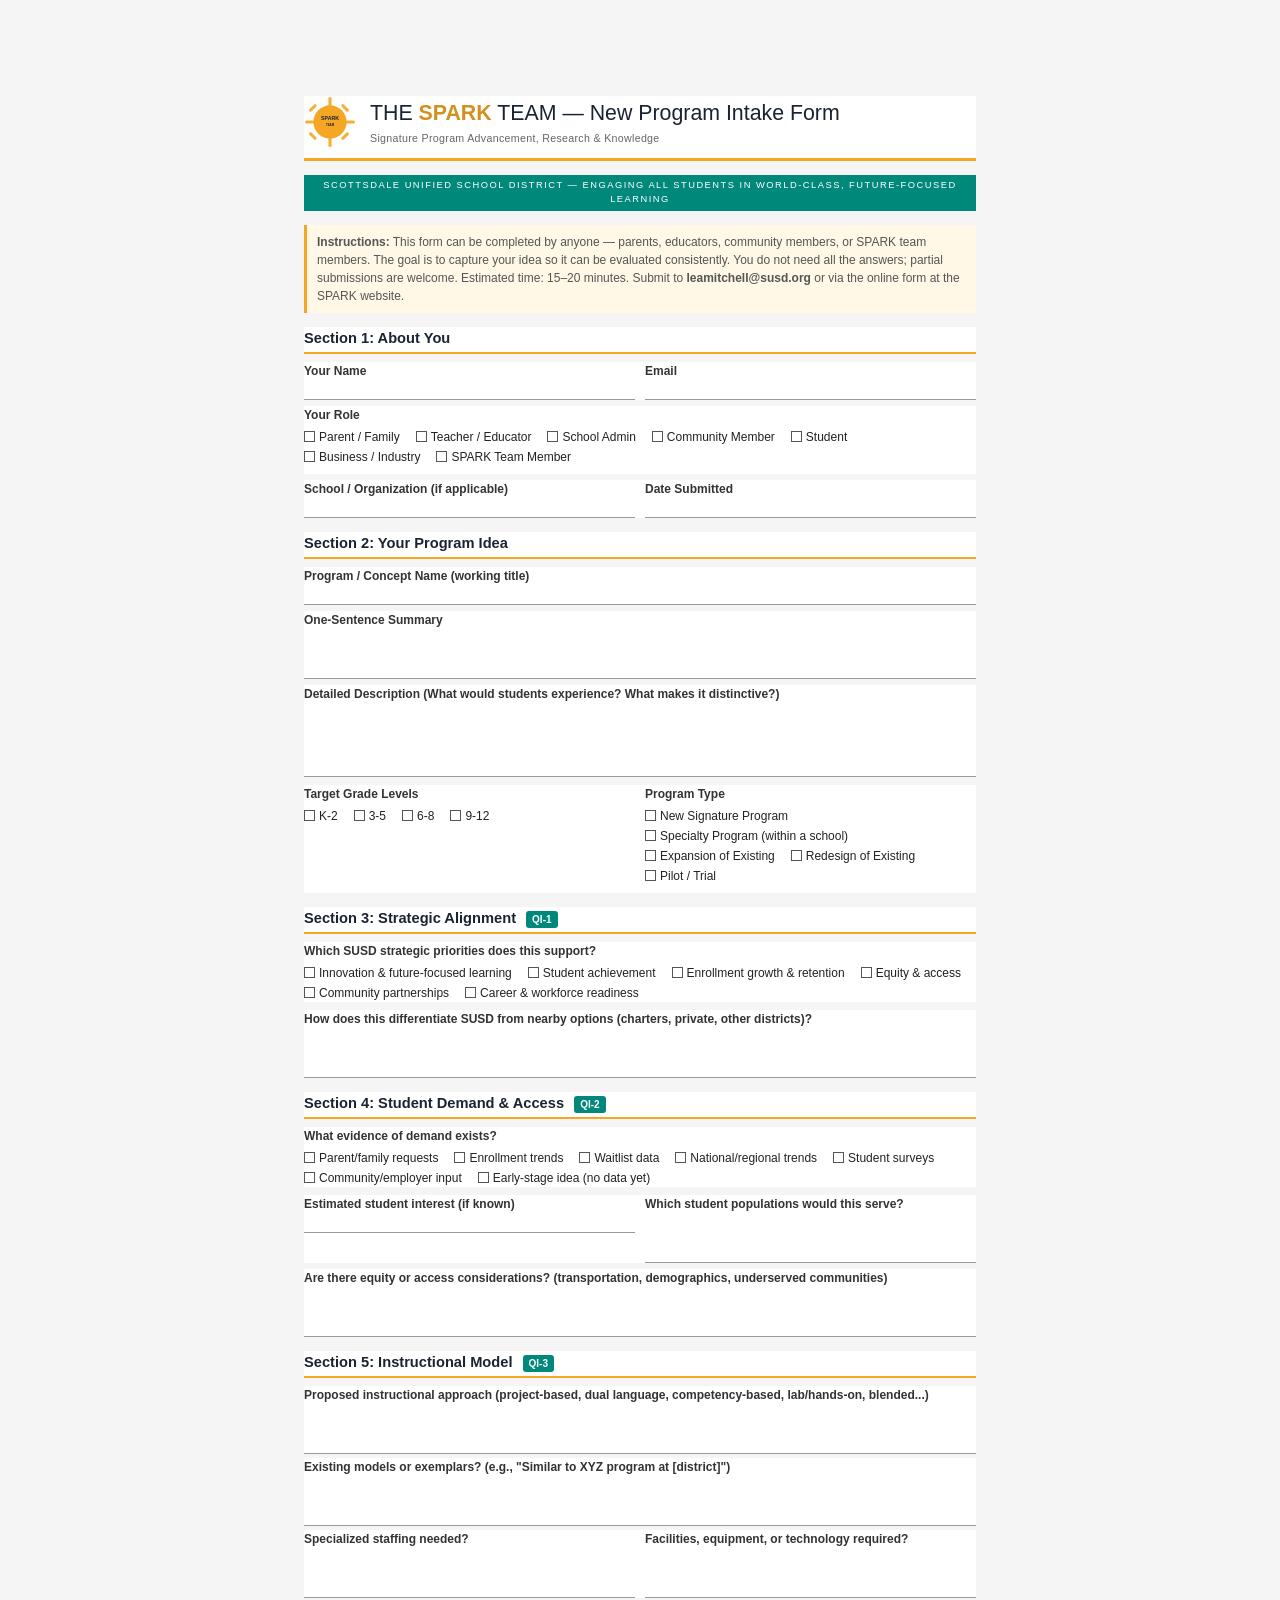
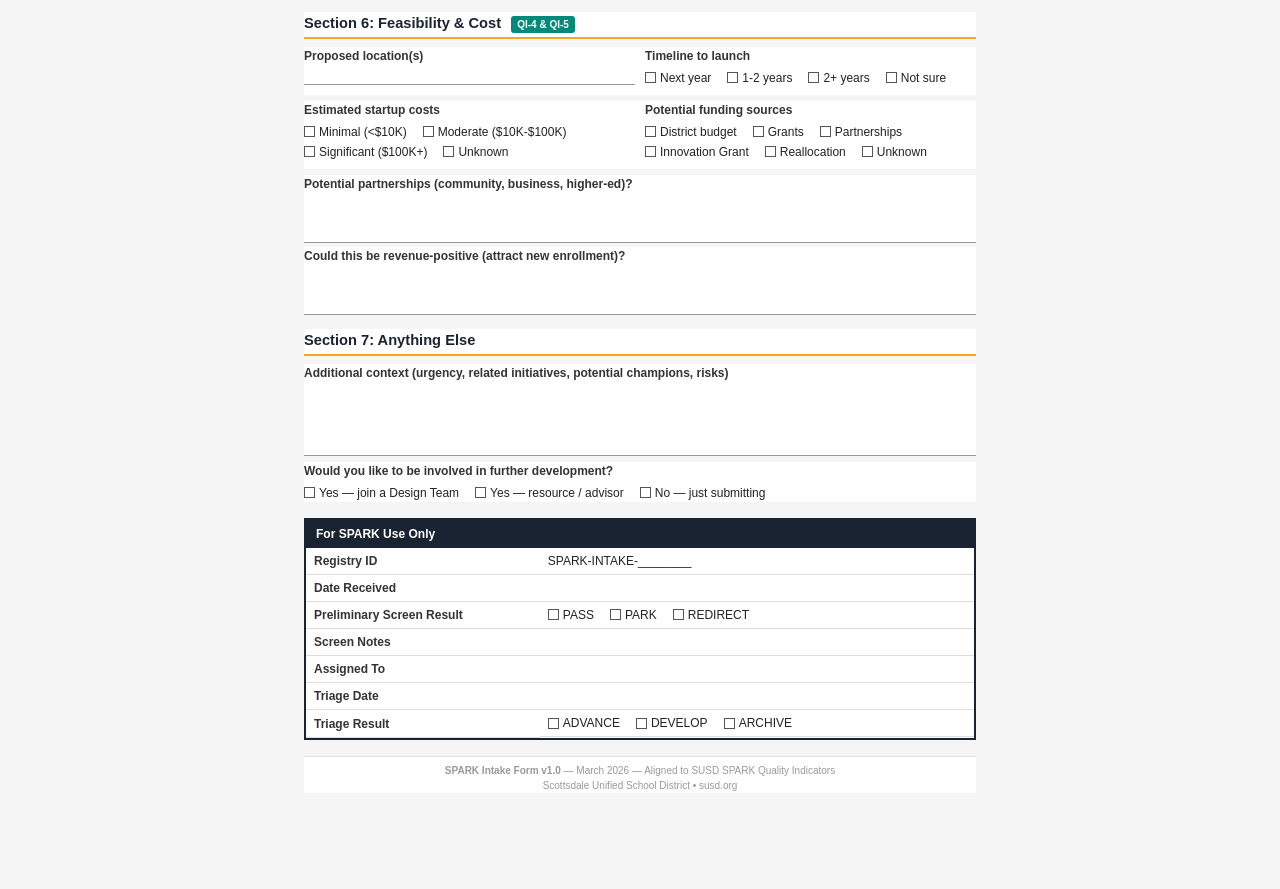
<file: SPARK/3. Intake system/SPARK_Intake_Form_Printable.html>
<!DOCTYPE html>
<html lang="en">
<head>
    <meta charset="UTF-8">
    <title>SPARK New Program / Concept Intake Form</title>
    <style>
        @page { size: letter; margin: 0.75in; }
        * { box-sizing: border-box; margin: 0; padding: 0; }
        body { font-family: 'Segoe UI', Tahoma, Geneva, Verdana, sans-serif; font-size: 10pt; color: #222; line-height: 1.5; }

        /* Header */
        .header { display: flex; align-items: center; gap: 14px; border-bottom: 3px solid #F5A623; padding-bottom: 10px; margin-bottom: 14px; }
        .logo { width: 52px; height: 52px; flex-shrink: 0; }
        .header-text h1 { font-size: 16pt; font-weight: 300; color: #1A2332; }
        .header-text h1 strong { font-weight: 700; color: #D4901E; }
        .header-text .sub { font-size: 8pt; color: #666; letter-spacing: 0.3px; }
        .susd-bar { background: #00897B; color: white; text-align: center; padding: 4px 8px; font-size: 7pt; letter-spacing: 1.5px; text-transform: uppercase; margin-bottom: 14px; }

        /* Sections */
        h2 { font-size: 11pt; color: #1A2332; border-bottom: 2px solid #F5A623; padding-bottom: 3px; margin: 14px 0 8px; page-break-after: avoid; }
        h2 .qi-badge { display: inline-block; background: #00897B; color: white; font-size: 7.5pt; padding: 1px 6px; border-radius: 3px; margin-left: 6px; vertical-align: middle; font-weight: 600; }
        .instructions { background: #FFF8E7; border-left: 3px solid #F5A623; padding: 8px 10px; font-size: 9pt; color: #555; margin-bottom: 14px; }

        /* Form fields */
        .field-row { display: flex; gap: 10px; margin-bottom: 6px; }
        .field { flex: 1; }
        .field label { display: block; font-weight: 600; font-size: 9pt; color: #333; margin-bottom: 2px; }
        .field .line { border-bottom: 1px solid #999; min-height: 18px; padding: 2px 4px; font-size: 9.5pt; }
        .field-wide .line { min-height: 48px; }
        .field-tall .line { min-height: 72px; }

        /* Checkboxes */
        .check-grid { display: flex; flex-wrap: wrap; gap: 2px 16px; margin: 4px 0 8px; }
        .check-item { display: flex; align-items: center; gap: 4px; font-size: 9pt; }
        .check-item .box { width: 11px; height: 11px; border: 1.5px solid #555; display: inline-block; flex-shrink: 0; }

        /* Internal use table */
        .internal { border: 2px solid #1A2332; margin-top: 16px; page-break-inside: avoid; }
        .internal-header { background: #1A2332; color: white; padding: 5px 10px; font-size: 9pt; font-weight: 700; }
        .internal table { width: 100%; border-collapse: collapse; font-size: 9pt; }
        .internal td { padding: 4px 8px; border-bottom: 1px solid #ddd; }
        .internal td:first-child { font-weight: 600; width: 35%; color: #333; }

        /* Footer */
        .footer { margin-top: 16px; border-top: 1px solid #ddd; padding-top: 6px; text-align: center; font-size: 7.5pt; color: #999; }
        .footer .version { font-weight: 600; }

        /* Print */
        @media print {
            body { -webkit-print-color-adjust: exact; print-color-adjust: exact; }
        }
        @media screen {
            body { max-width: 8in; margin: 0.5in auto; padding: 0.5in; background: #f5f5f5; }
            body > * { background: white; }
        }
    </style>
</head>
<body>

<!-- HEADER -->
<div class="header">
    <svg class="logo" viewBox="0 0 100 100" xmlns="http://www.w3.org/2000/svg">
        <circle cx="50" cy="50" r="32" fill="#F5A623"/>
        <g fill="#F5A623" opacity="0.9">
            <rect x="47" y="2" width="6" height="18" rx="3"/>
            <rect x="47" y="80" width="6" height="18" rx="3"/>
            <rect x="2" y="47" width="18" height="6" rx="3"/>
            <rect x="80" y="47" width="18" height="6" rx="3"/>
            <rect x="14" y="14" width="6" height="18" rx="3" transform="rotate(45 17 23)"/>
            <rect x="76" y="14" width="6" height="18" rx="3" transform="rotate(-45 79 23)"/>
            <rect x="14" y="68" width="6" height="18" rx="3" transform="rotate(-45 17 77)"/>
            <rect x="76" y="68" width="6" height="18" rx="3" transform="rotate(45 79 77)"/>
        </g>
        <text x="50" y="46" text-anchor="middle" font-size="10" font-weight="800" fill="#1A2332" font-family="sans-serif">SPARK</text>
        <text x="50" y="57" text-anchor="middle" font-size="5.5" font-weight="600" fill="#1A2332" font-family="sans-serif">TEAM</text>
    </svg>
    <div class="header-text">
        <h1>THE <strong>SPARK</strong> TEAM &mdash; New Program Intake Form</h1>
        <div class="sub">Signature Program Advancement, Research &amp; Knowledge</div>
    </div>
</div>
<div class="susd-bar">Scottsdale Unified School District &mdash; Engaging All Students in World-Class, Future-Focused Learning</div>

<div class="instructions">
    <strong>Instructions:</strong> This form can be completed by anyone &mdash; parents, educators, community members, or SPARK team members.
    The goal is to capture your idea so it can be evaluated consistently. You do not need all the answers; partial submissions are welcome.
    Estimated time: 15&ndash;20 minutes. Submit to <strong>leamitchell@susd.org</strong> or via the online form at the SPARK website.
</div>

<!-- SECTION 1 -->
<h2>Section 1: About You</h2>
<div class="field-row">
    <div class="field"><label>Your Name</label><div class="line"></div></div>
    <div class="field"><label>Email</label><div class="line"></div></div>
</div>
<div class="field-row">
    <div class="field"><label>Your Role</label>
        <div class="check-grid">
            <span class="check-item"><span class="box"></span> Parent / Family</span>
            <span class="check-item"><span class="box"></span> Teacher / Educator</span>
            <span class="check-item"><span class="box"></span> School Admin</span>
            <span class="check-item"><span class="box"></span> Community Member</span>
            <span class="check-item"><span class="box"></span> Student</span>
            <span class="check-item"><span class="box"></span> Business / Industry</span>
            <span class="check-item"><span class="box"></span> SPARK Team Member</span>
        </div>
    </div>
</div>
<div class="field-row">
    <div class="field"><label>School / Organization (if applicable)</label><div class="line"></div></div>
    <div class="field"><label>Date Submitted</label><div class="line"></div></div>
</div>

<!-- SECTION 2 -->
<h2>Section 2: Your Program Idea</h2>
<div class="field-row">
    <div class="field"><label>Program / Concept Name (working title)</label><div class="line"></div></div>
</div>
<div class="field field-wide"><label>One-Sentence Summary</label><div class="line"></div></div>
<div class="field field-tall" style="margin-top:6px;"><label>Detailed Description (What would students experience? What makes it distinctive?)</label><div class="line"></div></div>

<div class="field-row" style="margin-top:8px;">
    <div class="field"><label>Target Grade Levels</label>
        <div class="check-grid">
            <span class="check-item"><span class="box"></span> K-2</span>
            <span class="check-item"><span class="box"></span> 3-5</span>
            <span class="check-item"><span class="box"></span> 6-8</span>
            <span class="check-item"><span class="box"></span> 9-12</span>
        </div>
    </div>
    <div class="field"><label>Program Type</label>
        <div class="check-grid">
            <span class="check-item"><span class="box"></span> New Signature Program</span>
            <span class="check-item"><span class="box"></span> Specialty Program (within a school)</span>
            <span class="check-item"><span class="box"></span> Expansion of Existing</span>
            <span class="check-item"><span class="box"></span> Redesign of Existing</span>
            <span class="check-item"><span class="box"></span> Pilot / Trial</span>
        </div>
    </div>
</div>

<!-- SECTION 3 -->
<h2>Section 3: Strategic Alignment <span class="qi-badge">QI-1</span></h2>
<div class="field"><label>Which SUSD strategic priorities does this support?</label>
    <div class="check-grid">
        <span class="check-item"><span class="box"></span> Innovation &amp; future-focused learning</span>
        <span class="check-item"><span class="box"></span> Student achievement</span>
        <span class="check-item"><span class="box"></span> Enrollment growth &amp; retention</span>
        <span class="check-item"><span class="box"></span> Equity &amp; access</span>
        <span class="check-item"><span class="box"></span> Community partnerships</span>
        <span class="check-item"><span class="box"></span> Career &amp; workforce readiness</span>
    </div>
</div>
<div class="field field-wide" style="margin-top:4px;"><label>How does this differentiate SUSD from nearby options (charters, private, other districts)?</label><div class="line"></div></div>

<!-- SECTION 4 -->
<h2>Section 4: Student Demand &amp; Access <span class="qi-badge">QI-2</span></h2>
<div class="field"><label>What evidence of demand exists?</label>
    <div class="check-grid">
        <span class="check-item"><span class="box"></span> Parent/family requests</span>
        <span class="check-item"><span class="box"></span> Enrollment trends</span>
        <span class="check-item"><span class="box"></span> Waitlist data</span>
        <span class="check-item"><span class="box"></span> National/regional trends</span>
        <span class="check-item"><span class="box"></span> Student surveys</span>
        <span class="check-item"><span class="box"></span> Community/employer input</span>
        <span class="check-item"><span class="box"></span> Early-stage idea (no data yet)</span>
    </div>
</div>
<div class="field-row">
    <div class="field"><label>Estimated student interest (if known)</label><div class="line"></div></div>
    <div class="field field-wide"><label>Which student populations would this serve?</label><div class="line"></div></div>
</div>
<div class="field field-wide"><label>Are there equity or access considerations? (transportation, demographics, underserved communities)</label><div class="line"></div></div>

<!-- SECTION 5 -->
<h2>Section 5: Instructional Model <span class="qi-badge">QI-3</span></h2>
<div class="field field-wide"><label>Proposed instructional approach (project-based, dual language, competency-based, lab/hands-on, blended...)</label><div class="line"></div></div>
<div class="field field-wide" style="margin-top:4px;"><label>Existing models or exemplars? (e.g., "Similar to XYZ program at [district]")</label><div class="line"></div></div>
<div class="field-row" style="margin-top:4px;">
    <div class="field field-wide"><label>Specialized staffing needed?</label><div class="line"></div></div>
    <div class="field field-wide"><label>Facilities, equipment, or technology required?</label><div class="line"></div></div>
</div>

<!-- SECTION 6 -->
<h2>Section 6: Feasibility &amp; Cost <span class="qi-badge">QI-4 &amp; QI-5</span></h2>
<div class="field-row">
    <div class="field"><label>Proposed location(s)</label><div class="line"></div></div>
    <div class="field"><label>Timeline to launch</label>
        <div class="check-grid">
            <span class="check-item"><span class="box"></span> Next year</span>
            <span class="check-item"><span class="box"></span> 1-2 years</span>
            <span class="check-item"><span class="box"></span> 2+ years</span>
            <span class="check-item"><span class="box"></span> Not sure</span>
        </div>
    </div>
</div>
<div class="field-row">
    <div class="field"><label>Estimated startup costs</label>
        <div class="check-grid">
            <span class="check-item"><span class="box"></span> Minimal (&lt;$10K)</span>
            <span class="check-item"><span class="box"></span> Moderate ($10K-$100K)</span>
            <span class="check-item"><span class="box"></span> Significant ($100K+)</span>
            <span class="check-item"><span class="box"></span> Unknown</span>
        </div>
    </div>
    <div class="field"><label>Potential funding sources</label>
        <div class="check-grid">
            <span class="check-item"><span class="box"></span> District budget</span>
            <span class="check-item"><span class="box"></span> Grants</span>
            <span class="check-item"><span class="box"></span> Partnerships</span>
            <span class="check-item"><span class="box"></span> Innovation Grant</span>
            <span class="check-item"><span class="box"></span> Reallocation</span>
            <span class="check-item"><span class="box"></span> Unknown</span>
        </div>
    </div>
</div>
<div class="field field-wide"><label>Potential partnerships (community, business, higher-ed)?</label><div class="line"></div></div>
<div class="field field-wide" style="margin-top:4px;"><label>Could this be revenue-positive (attract new enrollment)?</label><div class="line"></div></div>

<!-- SECTION 7 -->
<h2>Section 7: Anything Else</h2>
<div class="field field-tall"><label>Additional context (urgency, related initiatives, potential champions, risks)</label><div class="line"></div></div>
<div class="field" style="margin-top:6px;"><label>Would you like to be involved in further development?</label>
    <div class="check-grid">
        <span class="check-item"><span class="box"></span> Yes &mdash; join a Design Team</span>
        <span class="check-item"><span class="box"></span> Yes &mdash; resource / advisor</span>
        <span class="check-item"><span class="box"></span> No &mdash; just submitting</span>
    </div>
</div>

<!-- INTERNAL USE -->
<div class="internal">
    <div class="internal-header">For SPARK Use Only</div>
    <table>
        <tr><td>Registry ID</td><td>SPARK-INTAKE-________</td></tr>
        <tr><td>Date Received</td><td></td></tr>
        <tr><td>Preliminary Screen Result</td><td style="display:flex;gap:16px;"><span class="check-item"><span class="box"></span> PASS</span> <span class="check-item"><span class="box"></span> PARK</span> <span class="check-item"><span class="box"></span> REDIRECT</span></td></tr>
        <tr><td>Screen Notes</td><td></td></tr>
        <tr><td>Assigned To</td><td></td></tr>
        <tr><td>Triage Date</td><td></td></tr>
        <tr><td>Triage Result</td><td style="display:flex;gap:16px;"><span class="check-item"><span class="box"></span> ADVANCE</span> <span class="check-item"><span class="box"></span> DEVELOP</span> <span class="check-item"><span class="box"></span> ARCHIVE</span></td></tr>
    </table>
</div>

<div class="footer">
    <span class="version">SPARK Intake Form v1.0</span> &mdash; March 2026 &mdash; Aligned to SUSD SPARK Quality Indicators<br>
    Scottsdale Unified School District &bull; susd.org
</div>

</body>
</html>
</file>
<file: v3/spark.css>
/* SPARK v3 prototype stylesheet.
   Color tokens from docs/v2/index.html and spec Section 2.4.
   All styling lives here; the HTML carries no style attributes. */

:root {
  --teal: #00897B;
  --teal-dark: #00695C;
  --teal-light: #E0F2F1;
  --gold: #F5A623;
  --gold-dark: #D4901E;
  --gold-light: #FFF8E7;
  --ink: #1A2332;
  --ink-mid: #2C3E50;
  --line: #D9DEE3;
  --bg: #F6F8FA;
  --white: #FFFFFF;

  --font: "Segoe UI", Roboto, Helvetica, Arial, sans-serif;
  --radius: 8px;
  --measure: 68ch;
}

/* ---------- Base ---------- */

*,
*::before,
*::after {
  box-sizing: border-box;
}

html {
  font-size: 106.25%; /* 17 px on phones */
  -webkit-text-size-adjust: 100%;
  text-size-adjust: 100%;
}

@media (min-width: 720px) {
  html {
    font-size: 112.5%; /* 18 px on desktop */
  }
}

body {
  margin: 0;
  background: var(--bg);
  color: var(--ink);
  font-family: var(--font);
  line-height: 1.5;
  overflow-wrap: break-word;
}

img {
  max-width: 100%;
  height: auto;
}

h1,
h2,
h3 {
  color: var(--ink);
  font-weight: 700;
  line-height: 1.2;
}

h1 {
  font-size: 1.9rem;
  margin: 0 0 0.75rem;
}

h2 {
  font-size: 1.4rem;
  margin: 2.5rem 0 0.75rem;
}

h2::after {
  content: "";
  display: block;
  width: 3rem;
  height: 3px;
  margin-top: 0.4rem;
  background: var(--teal);
}

h3 {
  font-size: 1.15rem;
  margin: 1.75rem 0 0.5rem;
}

p,
li {
  max-width: var(--measure);
}

p {
  margin: 0 0 1rem;
}

ul,
ol {
  margin: 0 0 1rem;
  padding-left: 1.4rem;
}

li {
  margin-bottom: 0.4rem;
}

a {
  color: var(--teal-dark);
  text-decoration-thickness: 1px;
  text-underline-offset: 0.15em;
}

a:hover {
  text-decoration-thickness: 2px;
}

/* Focus ring: 3 px gold outline on every interactive element.
   The thin ink ring keeps it visible on white backgrounds. */
a:focus-visible,
summary:focus-visible,
button:focus-visible {
  outline: 3px solid var(--gold);
  outline-offset: 2px;
  box-shadow: 0 0 0 2px var(--ink);
}

.sr-only {
  position: absolute !important;
  width: 1px !important;
  height: 1px !important;
  margin: -1px;
  padding: 0 !important;
  overflow: hidden;
  clip: rect(0 0 0 0);
  clip-path: inset(50%);
  white-space: nowrap;
  border: 0;
}

.wrap {
  max-width: 68rem;
  margin: 0 auto;
  padding: 0 1rem;
}

@media (min-width: 720px) {
  .wrap {
    padding: 0 1.5rem;
  }
}

/* ---------- Skip link ---------- */

.skip-link {
  position: absolute;
  top: -10rem;
  left: 1rem;
  z-index: 10;
  padding: 0.75rem 1rem;
  background: var(--white);
  color: var(--teal-dark);
  font-weight: 700;
  border-radius: var(--radius);
}

.skip-link:focus {
  top: 0.75rem;
}

/* ---------- Header, nav, banner ---------- */

.site-header__bar {
  background: var(--teal-dark);
  color: var(--white);
}

.site-header__inner {
  display: flex;
  flex-wrap: wrap;
  align-items: center;
  column-gap: 0.75rem;
  max-width: 68rem;
  margin: 0 auto;
  padding: 0.5rem 1rem 0;
}

.brand {
  display: block;
  flex: none;
  line-height: 0;
  border-radius: 50%;
}

.brand img {
  display: block;
  width: 40px;
  height: 40px;
}

.wordmark {
  flex: 1 1 auto;
  margin: 0;
  line-height: 1.2;
}

.wordmark__name {
  display: block;
  font-size: 1.05rem;
  font-weight: 700;
}

.wordmark__sub {
  display: block;
  font-size: 0.8rem;
  color: var(--teal-light);
}

.site-nav {
  flex: 1 1 100%;
  margin-top: 0.25rem;
}

.site-nav ul {
  display: flex;
  flex-wrap: wrap;
  margin: 0 -0.5rem;
  padding: 0;
  list-style: none;
}

.site-nav li {
  margin: 0;
  max-width: none;
}

.site-nav a {
  display: flex;
  align-items: center;
  min-height: 44px;
  padding: 0 0.5rem;
  border-bottom: 3px solid transparent;
  color: var(--white);
  font-size: 0.9rem;
  text-decoration: none;
}

.site-nav a:hover {
  text-decoration: underline;
}

.site-nav a[aria-current="page"] {
  border-bottom-color: var(--gold);
  font-weight: 700;
}

/* Narrow phones: keep the five links on two rows. */
@media (max-width: 479.98px) {
  .site-nav ul {
    margin: 0 -0.4rem;
  }

  .site-nav a {
    padding: 0 0.4rem;
    font-size: 0.85rem;
  }
}

@media (min-width: 720px) {
  .site-header__inner {
    padding: 0.6rem 1.5rem 0;
  }

  .site-nav a {
    padding: 0 0.75rem;
  }

  .site-nav ul {
    margin: 0 -0.75rem;
  }
}

@media (min-width: 1100px) {
  .site-header__inner {
    flex-wrap: nowrap;
    padding-bottom: 0;
  }

  .site-nav {
    flex: none;
    margin: 0;
  }

  .site-nav ul {
    margin: 0;
  }

  .site-nav a {
    min-height: 60px;
  }
}

.banner {
  max-width: none;
  margin: 0;
  padding: 0.5rem 1rem;
  background: var(--gold-light);
  border-top: 3px solid var(--gold);
  border-bottom: 1px solid var(--line);
  color: var(--ink);
  font-size: 0.85rem;
  text-align: center;
}

/* ---------- Main ---------- */

main {
  display: block;
  padding: 1.25rem 0 3rem;
}

@media (max-width: 479.98px) {
  main {
    padding-top: 1rem;
  }
}

@media (min-width: 720px) {
  main {
    padding-top: 2.5rem;
  }
}

.lead {
  font-size: 1rem;
}

@media (min-width: 720px) {
  .lead {
    font-size: 1.1rem;
  }
}

/* ---------- Home: three equal task doors, in the order of the loop ---------- */

.doors {
  display: grid;
  gap: 0.75rem;
  margin: 1.5rem 0 1rem;
}

@media (min-width: 720px) {
  .doors {
    grid-template-columns: repeat(3, minmax(0, 1fr));
    align-items: stretch;
  }
}

.door {
  display: flex;
  flex-direction: column;
  justify-content: flex-start;
  gap: 0.35rem;
  min-height: 44px;
  padding: 1.25rem;
  background: var(--white);
  border: 2px solid var(--teal);
  border-top-width: 6px;
  border-radius: var(--radius);
  color: var(--ink);
  text-decoration: none;
}

.door__label {
  color: var(--teal-dark);
  font-size: 1.2rem;
  font-weight: 700;
  line-height: 1.25;
}

.door__text {
  font-size: 0.95rem;
}

.door:hover .door__label {
  text-decoration: underline;
}

/* The third door (share an idea) is the call to act, so it takes the gold accent. */
.door--share {
  background: var(--gold-light);
  border-color: var(--gold-dark);
}

/* ---------- Cards ---------- */

.card {
  padding: 1rem 1.25rem;
  background: var(--white);
  border: 1px solid var(--line);
  border-radius: var(--radius);
}

.card > :last-child {
  margin-bottom: 0;
}

.card-list {
  display: grid;
  gap: 0.75rem;
  margin: 0 0 1rem;
  padding: 0;
  list-style: none;
}

.card-list > li {
  max-width: none;
  margin: 0;
}

@media (min-width: 720px) {
  .card-list {
    grid-template-columns: repeat(2, minmax(0, 1fr));
  }
}

.card-list .card {
  background: var(--teal-light);
  border-color: var(--teal);
  font-weight: 700;
}

.card__meta {
  display: block;
  color: var(--ink-mid);
  font-size: 0.9rem;
  font-weight: 400;
}

/* ---------- Study overviews (What we're working on) ---------- */

.studies {
  display: grid;
  gap: 0.75rem;
  margin-top: 1.5rem;
}

@media (min-width: 900px) {
  .studies {
    grid-template-columns: repeat(2, minmax(0, 1fr));
  }
}

.study {
  padding: 1rem 1.25rem;
  background: var(--white);
  border: 1px solid var(--line);
  border-top: 4px solid var(--teal);
  border-radius: var(--radius);
}

.study h3 {
  margin-top: 0.25rem;
}

.study ul {
  padding-left: 0;
  list-style: none;
}

.study > :last-child {
  margin-bottom: 0;
}

.study h4 {
  margin: 1rem 0 0.4rem;
  font-size: 1rem;
}

/* "Done" and "Now" are written as words; the tint only repeats them. */
.phases {
  margin: 0 0 0.75rem;
  padding-left: 1.5rem;
}

.phases li {
  margin-bottom: 0.3rem;
}

.phases__now {
  margin-left: -0.5rem;
  padding: 0.25rem 0.5rem;
  background: var(--teal-light);
  border-radius: 4px;
}

.record {
  margin-top: 1rem;
}

/* Callout: a note box set apart from the content around it (W2).
   Solid teal edge, so it never reads as an Example (dashed gold). */
.callout {
  max-width: var(--measure);
  padding: 0.75rem 1rem;
  background: var(--white);
  border: 1px solid var(--line);
  border-left: 6px solid var(--teal-dark);
  border-radius: var(--radius);
}

.note {
  color: var(--ink-mid);
  font-size: 0.95rem;
}

.planned-cards {
  display: grid;
  gap: 0.75rem;
  margin-top: 3rem;
}

@media (min-width: 720px) {
  .planned-cards {
    grid-template-columns: repeat(auto-fill, minmax(16rem, 1fr));
  }
}

.card--planned {
  padding: 0.75rem 1rem;
  border-left: 4px solid var(--teal);
}

.card--planned h2 {
  margin: 0.4rem 0 0.25rem;
  font-size: 1.05rem;
}

.card--planned h2::after {
  display: none;
}

.card--planned p {
  margin-bottom: 0;
  font-size: 0.95rem;
}

.card__badge {
  margin: 0;
}

/* ---------- Badges and Example blocks ---------- */

.badge-example,
.badge-planned {
  display: inline-block;
  padding: 0 0.45rem;
  border: 2px solid;
  border-radius: 4px;
  font-size: 0.8rem;
  font-weight: 700;
  line-height: 1.5;
  letter-spacing: 0.02em;
  vertical-align: 0.1em;
  white-space: nowrap;
}

.badge-example {
  border-color: var(--gold);
  background: var(--gold-light);
  color: var(--ink);
}

.badge-planned {
  border-color: var(--teal);
  background: var(--teal-light);
  color: var(--teal-dark);
}

/* Dashed left border marks an Example block or row. */
.example {
  padding-left: 0.75rem;
  border-left: 4px dashed var(--gold-dark);
}

li.example {
  margin-left: -1.15rem;
  padding-left: 0.9rem;
  list-style: none;
}

/* ---------- Tables (stack under 640 px) ---------- */

.table {
  width: 100%;
  margin: 0.5rem 0 1rem;
  border-collapse: collapse;
  background: var(--white);
  font-size: 0.95rem;
}

.table caption {
  padding: 0 0 0.5rem;
  font-weight: 700;
  text-align: left;
}

.table th,
.table td {
  padding: 0.6rem 0.75rem;
  border-bottom: 1px solid var(--line);
  text-align: left;
  vertical-align: top;
}

.table thead th {
  background: var(--teal-light);
  border-bottom: 2px solid var(--teal);
}

.table tbody th {
  font-weight: 700;
}

.table tr.example > :first-child {
  border-left: 4px dashed var(--gold-dark);
}

/* Ideas by theme: numbers right-aligned, a bold total row. */
.table--counts {
  max-width: 40rem;
}

.table--counts td {
  text-align: right;
  font-variant-numeric: tabular-nums;
}

.table--counts thead th:not(:first-child) {
  text-align: right;
}

.table__total th,
.table__total td {
  border-top: 2px solid var(--teal);
  font-weight: 700;
}

@media (max-width: 639.98px) {
  .table,
  .table caption,
  .table tbody,
  .table tr,
  .table th,
  .table td {
    display: block;
    width: 100%;
  }

  .table {
    background: none;
  }

  .table thead {
    position: absolute;
    width: 1px;
    height: 1px;
    overflow: hidden;
    clip: rect(0 0 0 0);
    clip-path: inset(50%);
    white-space: nowrap;
  }

  .table tr {
    margin-bottom: 0.75rem;
    background: var(--white);
    border: 1px solid var(--line);
    border-radius: var(--radius);
  }

  .table tr > :last-child {
    border-bottom: 0;
  }

  .table [data-label]::before {
    content: attr(data-label);
    display: block;
    color: var(--ink-mid);
    font-size: 0.8rem;
    font-weight: 700;
  }

  .table tr.example {
    border-left: 4px dashed var(--gold-dark);
  }

  .table tr.example > :first-child {
    border-left: 0;
  }

  /* Exception: the counts table has three short columns, so it stays a
     real table on phones instead of stacking into ten cards. */
  .table--counts {
    display: table;
    background: var(--white);
    font-size: 0.9rem;
  }

  .table--counts caption {
    display: table-caption;
  }

  .table--counts thead {
    display: table-header-group;
    position: static;
    width: auto;
    height: auto;
    overflow: visible;
    clip: auto;
    clip-path: none;
    white-space: normal;
  }

  .table--counts tbody {
    display: table-row-group;
  }

  .table--counts tr {
    display: table-row;
    margin: 0;
    background: none;
    border: 0;
    border-radius: 0;
  }

  .table--counts th,
  .table--counts td {
    display: table-cell;
    width: auto;
    padding: 0.5rem;
  }

  .table--counts tr > :last-child {
    border-bottom: 1px solid var(--line);
  }

  .table--counts [data-label]::before {
    content: none;
  }
}

/* ---------- Accordions ---------- */

details.acc {
  margin: 0.75rem 0;
  background: var(--white);
  border: 1px solid var(--line);
  border-radius: var(--radius);
}

details.acc > summary {
  position: relative;
  min-height: 44px;
  padding: 0.85rem 3rem 0.85rem 1rem;
  cursor: pointer;
  list-style: none;
}

details.acc > summary::-webkit-details-marker {
  display: none;
}

details.acc > summary::after {
  content: "";
  position: absolute;
  top: 50%;
  right: 1.25rem;
  width: 0.6rem;
  height: 0.6rem;
  border-right: 3px solid var(--teal-dark);
  border-bottom: 3px solid var(--teal-dark);
  transform: translateY(-75%) rotate(45deg);
}

details.acc[open] > summary::after {
  transform: translateY(-25%) rotate(225deg);
}

details.acc > summary h2,
details.acc > summary h3 {
  margin: 0;
  font-size: 1.1rem;
}

details.acc > summary h2::after {
  display: none;
}

details.acc.section-acc {
  margin-top: 2.5rem;
}

details.acc > summary .badge-example {
  margin-bottom: 0.35rem;
}

details.acc[open] > summary {
  border-bottom: 1px solid var(--line);
}

.acc__body {
  padding: 1rem 1rem 0.25rem;
}

/* One H4 per program inside a theme panel (v3.3, W29). */
.acc__body h4 {
  margin: 1.25rem 0 0.4rem;
  color: var(--ink);
  font-size: 1rem;
  line-height: 1.3;
}

details.acc.example {
  padding-left: 0;
  border-left: 4px dashed var(--gold-dark);
}

.fields {
  padding-left: 0;
  list-style: none;
}

.fields li.example {
  margin-left: 0;
}

.url {
  overflow-wrap: anywhere;
}

/* ---------- Numbered timeline ---------- */

.timeline {
  margin: 1rem 0 1.5rem;
  padding: 0;
  list-style: none;
  counter-reset: step;
}

.timeline > li {
  position: relative;
  margin: 0;
  padding: 0.2rem 0 1.25rem 3.1rem;
  counter-increment: step;
}

.timeline > li::before {
  content: counter(step);
  position: absolute;
  top: 0;
  left: 0;
  display: flex;
  align-items: center;
  justify-content: center;
  width: 2.1rem;
  height: 2.1rem;
  border-radius: 50%;
  background: var(--teal-dark);
  color: var(--white);
  font-weight: 700;
}

.timeline > li:not(:last-child)::after {
  content: "";
  position: absolute;
  top: 2.3rem;
  bottom: 0.2rem;
  left: calc(1.05rem - 1.5px);
  width: 3px;
  background: var(--teal-light);
}

.timeline ul {
  margin-top: 0.5rem;
}

/* ---------- Check-first panel ---------- */

.panel {
  padding: 0.25rem 1.25rem 0.5rem;
  background: var(--white);
  border: 1px solid var(--line);
  border-top: 4px solid var(--teal);
  border-radius: var(--radius);
}

.panel h3 {
  margin-top: 1.25rem;
}

/* ---------- Buttons ---------- */

.button {
  display: inline-flex;
  align-items: center;
  justify-content: center;
  min-height: 44px;
  padding: 0.5rem 1.25rem;
  border-radius: var(--radius);
  background: var(--teal-dark); /* white on --teal is 4.32:1, under the 4.5:1 the spec asks for below 24 px */
  color: var(--white);
  font-size: 1.125rem;
  font-weight: 700;
  text-align: center;
  text-decoration: none;
}

.button:hover {
  background: var(--ink-mid);
  text-decoration: underline;
}

@media (max-width: 479.98px) {
  .button {
    display: flex;
    width: 100%;
  }
}

/* ---------- Form embeds ---------- */

.embed {
  width: 100%;
  margin: 1rem 0 1.5rem;
}

.embed iframe {
  display: block;
  width: 100%;
  min-height: 900px;
  border: 0;
}

.embed__open {
  margin: 0 0 0.5rem;
  font-weight: 700;
}

/* A link with no href is a placeholder until the form exists. */
.embed__open a:not([href]) {
  color: var(--ink-mid);
  text-decoration: underline dotted;
}

.embed__planned {
  padding: 1.5rem 1rem;
  background: var(--teal-light);
  border: 2px solid var(--teal);
  border-radius: var(--radius);
  text-align: center;
}

.embed__planned p {
  margin: 0.5rem auto 0;
}

.embed__note {
  margin-top: 0.5rem;
  font-size: 0.95rem;
}

/* ---------- Figure: cycle diagram beside its text version ---------- */

.cycle {
  display: grid;
  gap: 1rem;
  align-items: start;
}

.cycle img {
  display: block;
  width: 100%;
  max-width: 22rem;
  margin: 0 auto;
}

@media (min-width: 900px) {
  .cycle {
    grid-template-columns: minmax(0, 3fr) minmax(0, 2fr);
    gap: 2rem;
  }
}

/* Two-part overview: a wider picture beside its text version. */
.figure-pair {
  display: grid;
  gap: 1rem;
  align-items: center;
}

.figure-pair img {
  display: block;
  width: 100%;
  max-width: 34rem;
  margin: 0 auto;
}

@media (min-width: 900px) {
  .figure-pair {
    grid-template-columns: minmax(0, 1fr) minmax(0, 1fr);
    gap: 2rem;
  }
}

@media print {
  .figure-pair {
    display: block;
  }

  .figure-pair img {
    max-width: 4.5in;
  }
}

/* ---------- Feedback line ---------- */

.feedback {
  margin-top: 2.5rem;
  padding-top: 1.5rem;
  border-top: 1px solid var(--line);
}

/* ---------- Preview-only access code (gate.js; not part of the Finalsite build) ---------- */

html.gate-locked body > *:not(.gate) {
  display: none !important;
}

.gate {
  width: calc(100% - 2rem);
  max-width: 28rem;
  margin: 12vh auto 2rem;
  padding: 1.5rem;
  background: var(--white);
  border: 1px solid var(--line);
  border-top: 4px solid var(--teal);
  border-radius: var(--radius);
}

.gate__title {
  font-size: 1.4rem;
}

.gate label {
  display: block;
  margin-bottom: 0.35rem;
  font-weight: 700;
}

.gate input {
  display: block;
  width: 100%;
  min-height: 44px;
  margin-bottom: 1rem;
  padding: 0.5rem 0.75rem;
  border: 2px solid var(--ink-mid);
  border-radius: var(--radius);
  font: inherit;
}

.gate input:focus-visible {
  outline: 3px solid var(--gold);
  outline-offset: 2px;
}

button.button {
  border: 0;
  cursor: pointer;
  font-family: inherit;
}

.gate__error {
  margin-top: 1rem;
  padding-left: 0.75rem;
  border-left: 4px solid var(--gold-dark);
  font-weight: 700;
}

/* ---------- Footer ---------- */

.site-footer {
  padding: 1.5rem 0;
  background: var(--ink);
  color: var(--white);
  font-size: 0.9rem;
}

.site-footer p {
  margin: 0 0 0.5rem;
}

.site-footer a {
  color: var(--gold);
}

/* ---------- Print ---------- */

@media print {
  @page {
    size: letter;
    margin: 0.6in;
  }

  html {
    font-size: 11pt;
  }

  body {
    background: var(--white);
  }

  .skip-link,
  .site-nav,
  .banner {
    display: none;
  }

  .site-header__bar,
  .site-footer {
    background: none;
    color: var(--ink);
  }

  .wordmark__sub,
  .site-footer a {
    color: var(--ink);
  }

  .wrap,
  .site-header__inner {
    max-width: none;
    padding: 0;
  }

  main {
    padding: 1rem 0;
  }

  .doors,
  .card-list,
  .planned-cards,
  .cycle {
    display: block;
  }

  .door,
  .card,
  .planned-cards > *,
  .table tr,
  details.acc,
  .timeline > li {
    margin-bottom: 0.5rem;
    break-inside: avoid;
  }

  .door--share {
    background: none;
  }

  .cycle img {
    max-width: 3in;
  }

  .table {
    font-size: 9.5pt;
  }
}
</file>
